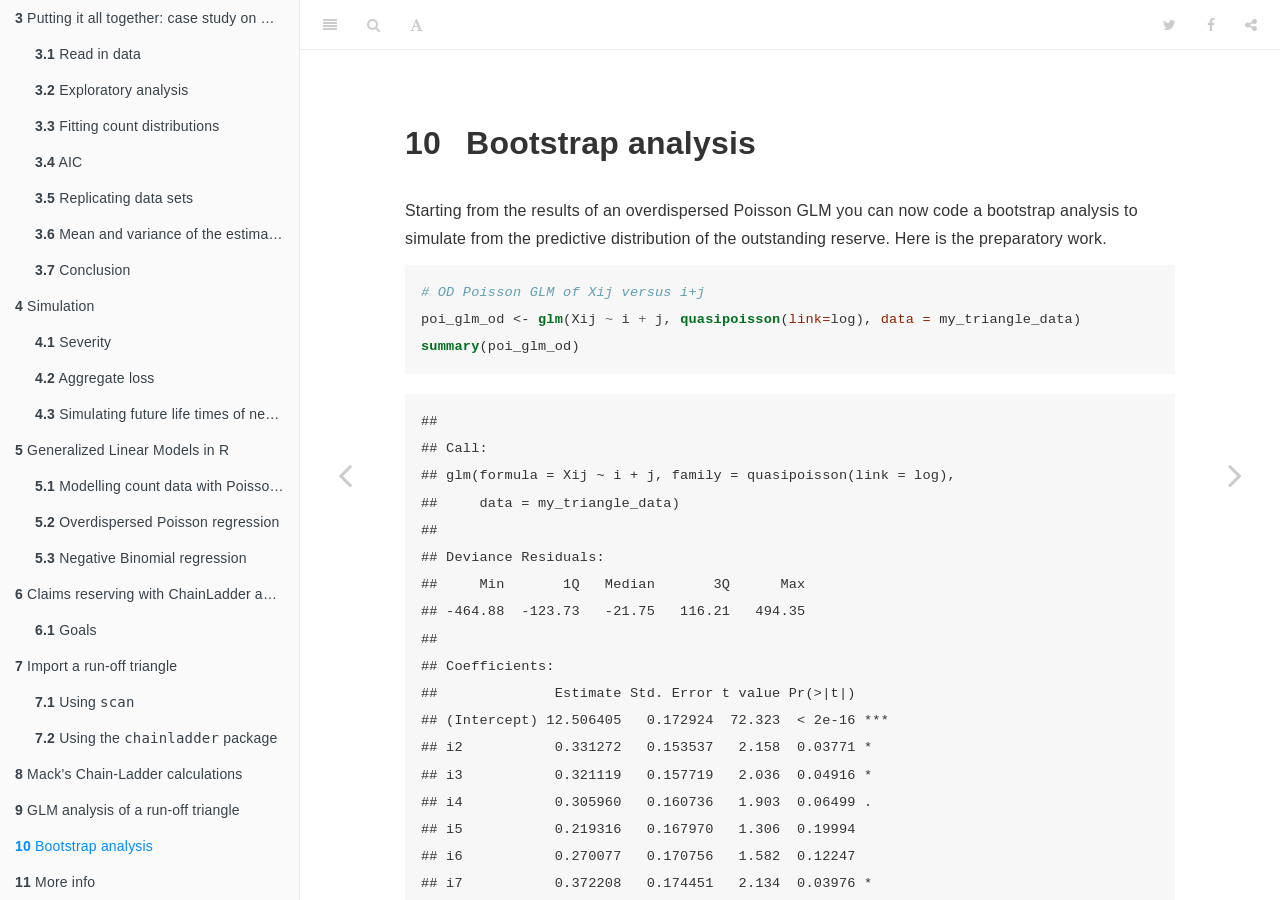
<file: bootstrap-analysis.html>
<!DOCTYPE html>
<html >

<head>

  <meta charset="UTF-8">
  <meta http-equiv="X-UA-Compatible" content="IE=edge">
  <title>10 Bootstrap analysis | Risk Modelling in Insurance : a collection of computer labs in R</title>
  <meta name="description" content="Tutorials for the course of Loss Models">
  <meta name="generator" content="bookdown  and GitBook 2.6.7">

  <meta property="og:title" content="10 Bootstrap analysis | Risk Modelling in Insurance : a collection of computer labs in R" />
  <meta property="og:type" content="book" />
  
  
  <meta property="og:description" content="Tutorials for the course of Loss Models" />
  

  <meta name="twitter:card" content="summary" />
  <meta name="twitter:title" content="10 Bootstrap analysis | Risk Modelling in Insurance : a collection of computer labs in R" />
  
  <meta name="twitter:description" content="Tutorials for the course of Loss Models" />
  

<meta name="author" content="Katrien Antonio and Jonas Crevecoeur">


<meta name="date" content="2019-01-13">

  <meta name="viewport" content="width=device-width, initial-scale=1">
  <meta name="apple-mobile-web-app-capable" content="yes">
  <meta name="apple-mobile-web-app-status-bar-style" content="black">
  
  
<link rel="prev" href="glm-analysis-of-a-run-off-triangle.html">
<link rel="next" href="more-info.html">
<script src="libs/jquery-2.2.3/jquery.min.js"></script>
<link href="libs/gitbook-2.6.7/css/style.css" rel="stylesheet" />
<link href="libs/gitbook-2.6.7/css/plugin-table.css" rel="stylesheet" />
<link href="libs/gitbook-2.6.7/css/plugin-bookdown.css" rel="stylesheet" />
<link href="libs/gitbook-2.6.7/css/plugin-highlight.css" rel="stylesheet" />
<link href="libs/gitbook-2.6.7/css/plugin-search.css" rel="stylesheet" />
<link href="libs/gitbook-2.6.7/css/plugin-fontsettings.css" rel="stylesheet" />







<script>
$(document).ready(function() {

  $chunks = $('.fold');

  $chunks.each(function () {

    // add button to source code chunks
      $(this).prepend("<div class=\"showopt\">Show Solution</div><br style=\"line-height:22px;\"/>");
 
	$child = $(this).children('div');
	$child.each(function(){
		$(this).children('').attr('class', 'folded');
	});
	$(this).children('pre').attr('class', 'folded');
	$(this).children('p').attr('class', 'folded');
   });

  // hide all chunks when document is loaded
  $('.folded').css('display', 'none')

  // function to toggle the visibility
  $('.showopt').click(function() {
    var label = $(this).html();
    if (label.indexOf("Show") >= 0) {
      $(this).html(label.replace("Show", "Hide"));
    } else {
      $(this).html(label.replace("Hide", "Show"));
    }
    	$child = $(this).siblings('div');
	$child.each(function(){
		$(this).children('pre').slideToggle('fast', 'swing');
	});
	$(this).siblings('pre').slideToggle('fast', 'swing');
	$(this).siblings('p').slideToggle('fast', 'swing');
  });
});
</script>


<style type="text/css">
a.sourceLine { display: inline-block; line-height: 1.25; }
a.sourceLine { pointer-events: none; color: inherit; text-decoration: inherit; }
a.sourceLine:empty { height: 1.2em; position: absolute; }
.sourceCode { overflow: visible; }
code.sourceCode { white-space: pre; position: relative; }
div.sourceCode { margin: 1em 0; }
pre.sourceCode { margin: 0; }
@media screen {
div.sourceCode { overflow: auto; }
}
@media print {
code.sourceCode { white-space: pre-wrap; }
a.sourceLine { text-indent: -1em; padding-left: 1em; }
}
pre.numberSource a.sourceLine
  { position: relative; }
pre.numberSource a.sourceLine:empty
  { position: absolute; }
pre.numberSource a.sourceLine::before
  { content: attr(data-line-number);
    position: absolute; left: -5em; text-align: right; vertical-align: baseline;
    border: none; pointer-events: all;
    -webkit-touch-callout: none; -webkit-user-select: none;
    -khtml-user-select: none; -moz-user-select: none;
    -ms-user-select: none; user-select: none;
    padding: 0 4px; width: 4em;
    color: #aaaaaa;
  }
pre.numberSource { margin-left: 3em; border-left: 1px solid #aaaaaa;  padding-left: 4px; }
div.sourceCode
  {  }
@media screen {
a.sourceLine::before { text-decoration: underline; }
}
code span.al { color: #ff0000; font-weight: bold; } /* Alert */
code span.an { color: #60a0b0; font-weight: bold; font-style: italic; } /* Annotation */
code span.at { color: #7d9029; } /* Attribute */
code span.bn { color: #40a070; } /* BaseN */
code span.bu { } /* BuiltIn */
code span.cf { color: #007020; font-weight: bold; } /* ControlFlow */
code span.ch { color: #4070a0; } /* Char */
code span.cn { color: #880000; } /* Constant */
code span.co { color: #60a0b0; font-style: italic; } /* Comment */
code span.cv { color: #60a0b0; font-weight: bold; font-style: italic; } /* CommentVar */
code span.do { color: #ba2121; font-style: italic; } /* Documentation */
code span.dt { color: #902000; } /* DataType */
code span.dv { color: #40a070; } /* DecVal */
code span.er { color: #ff0000; font-weight: bold; } /* Error */
code span.ex { } /* Extension */
code span.fl { color: #40a070; } /* Float */
code span.fu { color: #06287e; } /* Function */
code span.im { } /* Import */
code span.in { color: #60a0b0; font-weight: bold; font-style: italic; } /* Information */
code span.kw { color: #007020; font-weight: bold; } /* Keyword */
code span.op { color: #666666; } /* Operator */
code span.ot { color: #007020; } /* Other */
code span.pp { color: #bc7a00; } /* Preprocessor */
code span.sc { color: #4070a0; } /* SpecialChar */
code span.ss { color: #bb6688; } /* SpecialString */
code span.st { color: #4070a0; } /* String */
code span.va { color: #19177c; } /* Variable */
code span.vs { color: #4070a0; } /* VerbatimString */
code span.wa { color: #60a0b0; font-weight: bold; font-style: italic; } /* Warning */
</style>

<link rel="stylesheet" href="style.css" type="text/css" />
</head>

<body>



  <div class="book without-animation with-summary font-size-2 font-family-1" data-basepath=".">

    <div class="book-summary">
      <nav role="navigation">

<ul class="summary">
<li class="chapter" data-level="1" data-path="index.html"><a href="index.html"><i class="fa fa-check"></i><b>1</b> Intro</a></li>
<li class="chapter" data-level="2" data-path="simple-parametric-distributions-for-frequency-and-severity-data.html"><a href="simple-parametric-distributions-for-frequency-and-severity-data.html"><i class="fa fa-check"></i><b>2</b> Simple, parametric distributions for frequency and severity data</a><ul>
<li class="chapter" data-level="2.1" data-path="simple-parametric-distributions-for-frequency-and-severity-data.html"><a href="simple-parametric-distributions-for-frequency-and-severity-data.html#the-exponential-distribution"><i class="fa fa-check"></i><b>2.1</b> The exponential distribution</a><ul>
<li class="chapter" data-level="2.1.1" data-path="simple-parametric-distributions-for-frequency-and-severity-data.html"><a href="simple-parametric-distributions-for-frequency-and-severity-data.html#simulating-data"><i class="fa fa-check"></i><b>2.1.1</b> Simulating data</a></li>
<li class="chapter" data-level="2.1.2" data-path="simple-parametric-distributions-for-frequency-and-severity-data.html"><a href="simple-parametric-distributions-for-frequency-and-severity-data.html#exploratory-analysis"><i class="fa fa-check"></i><b>2.1.2</b> Exploratory analysis</a></li>
<li class="chapter" data-level="2.1.3" data-path="simple-parametric-distributions-for-frequency-and-severity-data.html"><a href="simple-parametric-distributions-for-frequency-and-severity-data.html#data-visualization-with-ggplot"><i class="fa fa-check"></i><b>2.1.3</b> Data visualization with ggplot</a></li>
<li class="chapter" data-level="2.1.4" data-path="simple-parametric-distributions-for-frequency-and-severity-data.html"><a href="simple-parametric-distributions-for-frequency-and-severity-data.html#maximum-likelihood-estimation-mle"><i class="fa fa-check"></i><b>2.1.4</b> Maximum Likelihood Estimation (MLE)</a></li>
</ul></li>
<li class="chapter" data-level="2.2" data-path="simple-parametric-distributions-for-frequency-and-severity-data.html"><a href="simple-parametric-distributions-for-frequency-and-severity-data.html#discrete-distributions"><i class="fa fa-check"></i><b>2.2</b> Discrete distributions</a><ul>
<li class="chapter" data-level="2.2.1" data-path="simple-parametric-distributions-for-frequency-and-severity-data.html"><a href="simple-parametric-distributions-for-frequency-and-severity-data.html#simulating-the-data"><i class="fa fa-check"></i><b>2.2.1</b> Simulating the data</a></li>
<li class="chapter" data-level="2.2.2" data-path="simple-parametric-distributions-for-frequency-and-severity-data.html"><a href="simple-parametric-distributions-for-frequency-and-severity-data.html#exploratory-analysis-1"><i class="fa fa-check"></i><b>2.2.2</b> Exploratory analysis</a></li>
<li class="chapter" data-level="2.2.3" data-path="simple-parametric-distributions-for-frequency-and-severity-data.html"><a href="simple-parametric-distributions-for-frequency-and-severity-data.html#maximum-likelihood-estimation-mle-1"><i class="fa fa-check"></i><b>2.2.3</b> Maximum Likelihood Estimation (MLE)</a></li>
<li class="chapter" data-level="2.2.4" data-path="simple-parametric-distributions-for-frequency-and-severity-data.html"><a href="simple-parametric-distributions-for-frequency-and-severity-data.html#comparing-fitted-models"><i class="fa fa-check"></i><b>2.2.4</b> Comparing fitted models</a></li>
</ul></li>
</ul></li>
<li class="chapter" data-level="3" data-path="putting-it-all-together-case-study-on-modelling-claim-counts.html"><a href="putting-it-all-together-case-study-on-modelling-claim-counts.html"><i class="fa fa-check"></i><b>3</b> Putting it all together: case study on modelling claim counts</a><ul>
<li class="chapter" data-level="3.1" data-path="putting-it-all-together-case-study-on-modelling-claim-counts.html"><a href="putting-it-all-together-case-study-on-modelling-claim-counts.html#read-in-data"><i class="fa fa-check"></i><b>3.1</b> Read in data</a><ul>
<li class="chapter" data-level="3.1.1" data-path="putting-it-all-together-case-study-on-modelling-claim-counts.html"><a href="putting-it-all-together-case-study-on-modelling-claim-counts.html#determining-the-file-path"><i class="fa fa-check"></i><b>3.1.1</b> Determining the file path</a></li>
<li class="chapter" data-level="3.1.2" data-path="putting-it-all-together-case-study-on-modelling-claim-counts.html"><a href="putting-it-all-together-case-study-on-modelling-claim-counts.html#importing-a-.txt-file"><i class="fa fa-check"></i><b>3.1.2</b> Importing a .txt file</a></li>
</ul></li>
<li class="chapter" data-level="3.2" data-path="putting-it-all-together-case-study-on-modelling-claim-counts.html"><a href="putting-it-all-together-case-study-on-modelling-claim-counts.html#exploratory-analysis-2"><i class="fa fa-check"></i><b>3.2</b> Exploratory analysis</a><ul>
<li class="chapter" data-level="3.2.1" data-path="putting-it-all-together-case-study-on-modelling-claim-counts.html"><a href="putting-it-all-together-case-study-on-modelling-claim-counts.html#summary-statistics-disregarding-exposure"><i class="fa fa-check"></i><b>3.2.1</b> Summary statistics disregarding exposure</a></li>
<li class="chapter" data-level="3.2.2" data-path="putting-it-all-together-case-study-on-modelling-claim-counts.html"><a href="putting-it-all-together-case-study-on-modelling-claim-counts.html#summary-statistics-taking-into-account-exposure"><i class="fa fa-check"></i><b>3.2.2</b> Summary statistics taking into account exposure</a></li>
<li class="chapter" data-level="3.2.3" data-path="putting-it-all-together-case-study-on-modelling-claim-counts.html"><a href="putting-it-all-together-case-study-on-modelling-claim-counts.html#empirical-probability-distribution"><i class="fa fa-check"></i><b>3.2.3</b> Empirical probability distribution</a></li>
<li class="chapter" data-level="3.2.4" data-path="putting-it-all-together-case-study-on-modelling-claim-counts.html"><a href="putting-it-all-together-case-study-on-modelling-claim-counts.html#the-a-b-0-class-of-distributions"><i class="fa fa-check"></i><b>3.2.4</b> The (a, b, 0) class of distributions</a></li>
</ul></li>
<li class="chapter" data-level="3.3" data-path="putting-it-all-together-case-study-on-modelling-claim-counts.html"><a href="putting-it-all-together-case-study-on-modelling-claim-counts.html#fitting-count-distributions"><i class="fa fa-check"></i><b>3.3</b> Fitting count distributions</a><ul>
<li class="chapter" data-level="3.3.1" data-path="putting-it-all-together-case-study-on-modelling-claim-counts.html"><a href="putting-it-all-together-case-study-on-modelling-claim-counts.html#poisson"><i class="fa fa-check"></i><b>3.3.1</b> Poisson</a></li>
<li class="chapter" data-level="3.3.2" data-path="putting-it-all-together-case-study-on-modelling-claim-counts.html"><a href="putting-it-all-together-case-study-on-modelling-claim-counts.html#negative-binomial-1"><i class="fa fa-check"></i><b>3.3.2</b> Negative binomial</a></li>
<li class="chapter" data-level="3.3.3" data-path="putting-it-all-together-case-study-on-modelling-claim-counts.html"><a href="putting-it-all-together-case-study-on-modelling-claim-counts.html#modified-poisson-distributions"><i class="fa fa-check"></i><b>3.3.3</b> Modified Poisson distributions</a></li>
</ul></li>
<li class="chapter" data-level="3.4" data-path="putting-it-all-together-case-study-on-modelling-claim-counts.html"><a href="putting-it-all-together-case-study-on-modelling-claim-counts.html#aic-1"><i class="fa fa-check"></i><b>3.4</b> AIC</a></li>
<li class="chapter" data-level="3.5" data-path="putting-it-all-together-case-study-on-modelling-claim-counts.html"><a href="putting-it-all-together-case-study-on-modelling-claim-counts.html#replicating-data-sets"><i class="fa fa-check"></i><b>3.5</b> Replicating data sets</a><ul>
<li class="chapter" data-level="3.5.1" data-path="putting-it-all-together-case-study-on-modelling-claim-counts.html"><a href="putting-it-all-together-case-study-on-modelling-claim-counts.html#poisson-1"><i class="fa fa-check"></i><b>3.5.1</b> Poisson</a></li>
<li class="chapter" data-level="3.5.2" data-path="putting-it-all-together-case-study-on-modelling-claim-counts.html"><a href="putting-it-all-together-case-study-on-modelling-claim-counts.html#nb"><i class="fa fa-check"></i><b>3.5.2</b> NB</a></li>
<li class="chapter" data-level="3.5.3" data-path="putting-it-all-together-case-study-on-modelling-claim-counts.html"><a href="putting-it-all-together-case-study-on-modelling-claim-counts.html#zip"><i class="fa fa-check"></i><b>3.5.3</b> ZIP</a></li>
<li class="chapter" data-level="3.5.4" data-path="putting-it-all-together-case-study-on-modelling-claim-counts.html"><a href="putting-it-all-together-case-study-on-modelling-claim-counts.html#hurdle-poisson-1"><i class="fa fa-check"></i><b>3.5.4</b> Hurdle Poisson</a></li>
</ul></li>
<li class="chapter" data-level="3.6" data-path="putting-it-all-together-case-study-on-modelling-claim-counts.html"><a href="putting-it-all-together-case-study-on-modelling-claim-counts.html#mean-and-variance-of-the-estimated-zip-nb-hurdle-poisson"><i class="fa fa-check"></i><b>3.6</b> Mean and variance of the estimated ZIP, NB, Hurdle Poisson</a><ul>
<li class="chapter" data-level="3.6.1" data-path="putting-it-all-together-case-study-on-modelling-claim-counts.html"><a href="putting-it-all-together-case-study-on-modelling-claim-counts.html#poisson-2"><i class="fa fa-check"></i><b>3.6.1</b> Poisson</a></li>
<li class="chapter" data-level="3.6.2" data-path="putting-it-all-together-case-study-on-modelling-claim-counts.html"><a href="putting-it-all-together-case-study-on-modelling-claim-counts.html#nb-1"><i class="fa fa-check"></i><b>3.6.2</b> NB</a></li>
<li class="chapter" data-level="3.6.3" data-path="putting-it-all-together-case-study-on-modelling-claim-counts.html"><a href="putting-it-all-together-case-study-on-modelling-claim-counts.html#zip-1"><i class="fa fa-check"></i><b>3.6.3</b> ZIP</a></li>
<li class="chapter" data-level="3.6.4" data-path="putting-it-all-together-case-study-on-modelling-claim-counts.html"><a href="putting-it-all-together-case-study-on-modelling-claim-counts.html#hurdle-poisson-2"><i class="fa fa-check"></i><b>3.6.4</b> Hurdle Poisson</a></li>
<li class="chapter" data-level="3.6.5" data-path="putting-it-all-together-case-study-on-modelling-claim-counts.html"><a href="putting-it-all-together-case-study-on-modelling-claim-counts.html#comparison-with-empirical-mean-and-variance"><i class="fa fa-check"></i><b>3.6.5</b> Comparison with empirical mean and variance</a></li>
</ul></li>
<li class="chapter" data-level="3.7" data-path="putting-it-all-together-case-study-on-modelling-claim-counts.html"><a href="putting-it-all-together-case-study-on-modelling-claim-counts.html#conclusion"><i class="fa fa-check"></i><b>3.7</b> Conclusion</a></li>
</ul></li>
<li class="chapter" data-level="4" data-path="simulation.html"><a href="simulation.html"><i class="fa fa-check"></i><b>4</b> Simulation</a><ul>
<li class="chapter" data-level="4.1" data-path="simulation.html"><a href="simulation.html#severity"><i class="fa fa-check"></i><b>4.1</b> Severity</a><ul>
<li class="chapter" data-level="4.1.1" data-path="simulation.html"><a href="simulation.html#probability-integral-transform"><i class="fa fa-check"></i><b>4.1.1</b> Probability integral transform</a></li>
<li class="chapter" data-level="4.1.2" data-path="simulation.html"><a href="simulation.html#visualization"><i class="fa fa-check"></i><b>4.1.2</b> Visualization</a></li>
<li class="chapter" data-level="4.1.3" data-path="simulation.html"><a href="simulation.html#expected-loss-with-a-deductible"><i class="fa fa-check"></i><b>4.1.3</b> Expected loss with a deductible</a></li>
</ul></li>
<li class="chapter" data-level="4.2" data-path="simulation.html"><a href="simulation.html#aggregate-loss"><i class="fa fa-check"></i><b>4.2</b> Aggregate loss</a></li>
<li class="chapter" data-level="4.3" data-path="simulation.html"><a href="simulation.html#simulating-future-life-times-of-newborns"><i class="fa fa-check"></i><b>4.3</b> Simulating future life times of newborns</a><ul>
<li class="chapter" data-level="4.3.1" data-path="simulation.html"><a href="simulation.html#importing-the-data"><i class="fa fa-check"></i><b>4.3.1</b> Importing the data</a></li>
<li class="chapter" data-level="4.3.2" data-path="simulation.html"><a href="simulation.html#simulate-the-whole-life-time"><i class="fa fa-check"></i><b>4.3.2</b> Simulate the whole life time</a></li>
<li class="chapter" data-level="4.3.3" data-path="simulation.html"><a href="simulation.html#simulate-the-future-lifetime"><i class="fa fa-check"></i><b>4.3.3</b> Simulate the future lifetime</a></li>
<li class="chapter" data-level="4.3.4" data-path="simulation.html"><a href="simulation.html#visualize-the-data"><i class="fa fa-check"></i><b>4.3.4</b> Visualize the data</a></li>
</ul></li>
</ul></li>
<li class="chapter" data-level="5" data-path="glms.html"><a href="glms.html"><i class="fa fa-check"></i><b>5</b> Generalized Linear Models in R</a><ul>
<li class="chapter" data-level="5.1" data-path="glms.html"><a href="glms.html#modelling-count-data-with-poisson-regression-models"><i class="fa fa-check"></i><b>5.1</b> Modelling count data with Poisson regression models</a><ul>
<li class="chapter" data-level="5.1.1" data-path="glms.html"><a href="glms.html#a-first-data-set"><i class="fa fa-check"></i><b>5.1.1</b> A first data set</a></li>
<li class="chapter" data-level="5.1.2" data-path="glms.html"><a href="glms.html#fit-a-poisson-glm"><i class="fa fa-check"></i><b>5.1.2</b> Fit a Poisson GLM</a></li>
<li class="chapter" data-level="5.1.3" data-path="glms.html"><a href="glms.html#the-use-of-exposure"><i class="fa fa-check"></i><b>5.1.3</b> The use of exposure</a></li>
<li class="chapter" data-level="5.1.4" data-path="glms.html"><a href="glms.html#analysis-of-deviance-for-glms"><i class="fa fa-check"></i><b>5.1.4</b> Analysis of deviance for GLMs</a></li>
<li class="chapter" data-level="5.1.5" data-path="glms.html"><a href="glms.html#an-example"><i class="fa fa-check"></i><b>5.1.5</b> An example</a></li>
</ul></li>
<li class="chapter" data-level="5.2" data-path="glms.html"><a href="glms.html#overdispersed-poisson-regression"><i class="fa fa-check"></i><b>5.2</b> Overdispersed Poisson regression</a></li>
<li class="chapter" data-level="5.3" data-path="glms.html"><a href="glms.html#negative-binomial-regression"><i class="fa fa-check"></i><b>5.3</b> Negative Binomial regression</a></li>
</ul></li>
<li class="chapter" data-level="6" data-path="claims-reserving-with-chainladder-and-glms.html"><a href="claims-reserving-with-chainladder-and-glms.html"><i class="fa fa-check"></i><b>6</b> Claims reserving with ChainLadder and GLMs</a><ul>
<li class="chapter" data-level="6.1" data-path="claims-reserving-with-chainladder-and-glms.html"><a href="claims-reserving-with-chainladder-and-glms.html#goals"><i class="fa fa-check"></i><b>6.1</b> Goals</a></li>
</ul></li>
<li class="chapter" data-level="7" data-path="import-a-run-off-triangle.html"><a href="import-a-run-off-triangle.html"><i class="fa fa-check"></i><b>7</b> Import a run-off triangle</a><ul>
<li class="chapter" data-level="7.1" data-path="import-a-run-off-triangle.html"><a href="import-a-run-off-triangle.html#using-scan"><i class="fa fa-check"></i><b>7.1</b> Using <code>scan</code></a></li>
<li class="chapter" data-level="7.2" data-path="import-a-run-off-triangle.html"><a href="import-a-run-off-triangle.html#using-the-chainladder-package"><i class="fa fa-check"></i><b>7.2</b> Using the <code>chainladder</code> package</a></li>
</ul></li>
<li class="chapter" data-level="8" data-path="macks-chain-ladder-calculations.html"><a href="macks-chain-ladder-calculations.html"><i class="fa fa-check"></i><b>8</b> Mack’s Chain-Ladder calculations</a></li>
<li class="chapter" data-level="9" data-path="glm-analysis-of-a-run-off-triangle.html"><a href="glm-analysis-of-a-run-off-triangle.html"><i class="fa fa-check"></i><b>9</b> GLM analysis of a run-off triangle</a></li>
<li class="chapter" data-level="10" data-path="bootstrap-analysis.html"><a href="bootstrap-analysis.html"><i class="fa fa-check"></i><b>10</b> Bootstrap analysis</a></li>
<li class="chapter" data-level="11" data-path="more-info.html"><a href="more-info.html"><i class="fa fa-check"></i><b>11</b> More info</a></li>
</ul>

      </nav>
    </div>

    <div class="book-body">
      <div class="body-inner">
        <div class="book-header" role="navigation">
          <h1>
            <i class="fa fa-circle-o-notch fa-spin"></i><a href="./">Risk Modelling in Insurance : a collection of computer labs in R</a>
          </h1>
        </div>

        <div class="page-wrapper" tabindex="-1" role="main">
          <div class="page-inner">

            <section class="normal" id="section-">
<div id="bootstrap-analysis" class="section level1">
<h1><span class="header-section-number">10</span> Bootstrap analysis</h1>
<p>Starting from the results of an overdispersed Poisson GLM you can now code a bootstrap analysis to simulate from the predictive distribution of the outstanding reserve. Here is the preparatory work.</p>
<pre class="sourceCode r"><code class="sourceCode r"><span class="co"># OD Poisson GLM of Xij versus i+j</span>
poi_glm_od &lt;-<span class="st"> </span><span class="kw">glm</span>(Xij <span class="op">~</span><span class="st"> </span>i <span class="op">+</span><span class="st"> </span>j, <span class="kw">quasipoisson</span>(<span class="dt">link=</span>log), <span class="dt">data =</span> my_triangle_data)
<span class="kw">summary</span>(poi_glm_od)</code></pre>
<pre><code>## 
## Call:
## glm(formula = Xij ~ i + j, family = quasipoisson(link = log), 
##     data = my_triangle_data)
## 
## Deviance Residuals: 
##     Min       1Q   Median       3Q      Max  
## -464.88  -123.73   -21.75   116.21   494.35  
## 
## Coefficients:
##              Estimate Std. Error t value Pr(&gt;|t|)    
## (Intercept) 12.506405   0.172924  72.323  &lt; 2e-16 ***
## i2           0.331272   0.153537   2.158  0.03771 *  
## i3           0.321119   0.157719   2.036  0.04916 *  
## i4           0.305960   0.160736   1.903  0.06499 .  
## i5           0.219316   0.167970   1.306  0.19994    
## i6           0.270077   0.170756   1.582  0.12247    
## i7           0.372208   0.174451   2.134  0.03976 *  
## i8           0.553333   0.186525   2.967  0.00532 ** 
## i9           0.368934   0.239181   1.542  0.13170    
## i10          0.242033   0.427562   0.566  0.57485    
## j2           0.912526   0.148850   6.131 4.65e-07 ***
## j3           0.958831   0.152569   6.285 2.90e-07 ***
## j4           1.025997   0.156883   6.540 1.33e-07 ***
## j5           0.435276   0.183914   2.367  0.02344 *  
## j6           0.080057   0.214770   0.373  0.71152    
## j7          -0.006381   0.238290  -0.027  0.97878    
## j8          -0.394452   0.310289  -1.271  0.21180    
## j9           0.009378   0.320249   0.029  0.97680    
## j10         -1.379907   0.896690  -1.539  0.13258    
## ---
## Signif. codes:  0 &#39;***&#39; 0.001 &#39;**&#39; 0.01 &#39;*&#39; 0.05 &#39;.&#39; 0.1 &#39; &#39; 1
## 
## (Dispersion parameter for quasipoisson family taken to be 52601.93)
## 
##     Null deviance: 10699464  on 54  degrees of freedom
## Residual deviance:  1903014  on 36  degrees of freedom
## AIC: NA
## 
## Number of Fisher Scoring iterations: 4</code></pre>
<pre class="sourceCode r"><code class="sourceCode r"><span class="co"># extract Pearson residuals</span>
Prs.resid &lt;-<span class="st"> </span>(my_triangle_data<span class="op">$</span>Xij <span class="op">-</span><span class="st"> </span><span class="kw">fitted</span>(poi_glm_od))<span class="op">/</span><span class="kw">sqrt</span>(<span class="kw">fitted</span>(poi_glm_od))
<span class="co"># get estimate dispersion parameter</span>
n</code></pre>
<pre><code>## [1] 55</code></pre>
<pre class="sourceCode r"><code class="sourceCode r">p &lt;-<span class="st"> </span><span class="dv">2</span><span class="op">*</span>TT<span class="dv">-1</span>
p</code></pre>
<pre><code>## [1] 19</code></pre>
<pre class="sourceCode r"><code class="sourceCode r">phi.P &lt;-<span class="st"> </span><span class="kw">sum</span>(Prs.resid<span class="op">^</span><span class="dv">2</span>)<span class="op">/</span>(n<span class="op">-</span>p)
phi.P</code></pre>
<pre><code>## [1] 52601.36</code></pre>
<pre class="sourceCode r"><code class="sourceCode r"><span class="co"># adjust the residuals for bias in the same way as scale parameter</span>
Adj.Prs.resid &lt;-<span class="st"> </span>Prs.resid<span class="op">*</span><span class="kw">sqrt</span>(n<span class="op">/</span>(n<span class="op">-</span>p))</code></pre>
<p>And here starts the bootstrap loop, see Katrien’s lecture notes for explanation and schematic overview.</p>
<pre class="sourceCode r"><code class="sourceCode r"><span class="co"># initialize the random number generator</span>
<span class="kw">set.seed</span>(<span class="dv">6345789</span>)

<span class="co"># i and j as factor variables</span>
i &lt;-<span class="st"> </span><span class="kw">rep</span>(<span class="dv">1</span><span class="op">:</span>TT, TT<span class="op">:</span><span class="dv">1</span>); i &lt;-<span class="st"> </span><span class="kw">as.factor</span>(i)
j &lt;-<span class="st"> </span><span class="kw">sequence</span>(TT<span class="op">:</span><span class="dv">1</span>); j &lt;-<span class="st"> </span><span class="kw">as.factor</span>(j)

<span class="co"># run the bootstrap loop many times, eg 10000 times</span>
nBoot &lt;-<span class="st"> </span><span class="dv">10000</span>
payments &lt;-<span class="st"> </span><span class="kw">numeric</span>(nBoot)

<span class="cf">for</span>(boots <span class="cf">in</span> <span class="dv">1</span><span class="op">:</span>nBoot){  ## start of the bootstrap loop
    <span class="co"># Step 1: resample from the adjusted residuals, with replacement</span>
    Ps.Xij &lt;-<span class="st"> </span><span class="kw">sample</span>(Adj.Prs.resid, n, <span class="dt">replace=</span><span class="ot">TRUE</span>)
    <span class="co"># Step 2: using this set of residuals and the estimated values of \hat{\mu_{ij}}</span>
    <span class="co"># create a new suitable pseudo-history</span>
    Ps.Xij &lt;-<span class="st"> </span>Ps.Xij<span class="op">*</span><span class="kw">sqrt</span>(<span class="kw">fitted</span>(poi_glm_od))<span class="op">+</span><span class="kw">fitted</span>(poi_glm_od)
    Ps.Xij &lt;-<span class="st"> </span><span class="kw">pmax</span>(Ps.Xij, <span class="dv">0</span>) 
    <span class="co"># Step 3: from this history, estimate \alpha_i, beta_j</span>
    Ps.CL &lt;-<span class="st"> </span><span class="kw">glm</span>(Ps.Xij <span class="op">~</span><span class="st"> </span>i <span class="op">+</span><span class="st"> </span>j, quasipoisson)
    coefs &lt;-<span class="st"> </span><span class="kw">exp</span>(<span class="kw">as.numeric</span>(<span class="kw">coef</span>(Ps.CL)))
    Ps.alpha &lt;-<span class="st"> </span><span class="kw">c</span>(<span class="dv">1</span>, coefs[<span class="dv">2</span><span class="op">:</span>TT])<span class="op">*</span>coefs[<span class="dv">1</span>]
    Ps.beta &lt;-<span class="st"> </span><span class="kw">c</span>(<span class="dv">1</span>, coefs[(TT<span class="op">+</span><span class="dv">1</span>)<span class="op">:</span>(<span class="dv">2</span><span class="op">*</span>TT<span class="dv">-1</span>)])
    <span class="co"># Step 4: compute fitted values, use sum of future part as an estimate of the reserve</span>
    Ps.fits &lt;-<span class="st"> </span>Ps.alpha<span class="op">%*%</span><span class="kw">t</span>(Ps.beta)
    Ps.reserve &lt;-<span class="st"> </span><span class="kw">sum</span>(Ps.fits[future])
    <span class="co"># Step 5: </span>
    Ps.totpayments &lt;-<span class="st"> </span>phi.P<span class="op">*</span><span class="kw">rpois</span>(<span class="dv">1</span>, Ps.reserve<span class="op">/</span>phi.P)
    <span class="co"># Step 6:</span>
    payments[boots] &lt;-<span class="st"> </span>Ps.totpayments
}
<span class="kw">min</span>(payments)</code></pre>
<pre><code>## [1] 7416792</code></pre>
<pre class="sourceCode r"><code class="sourceCode r"><span class="kw">max</span>(payments)</code></pre>
<pre><code>## [1] 31981628</code></pre>
<p>You extract useful summaries from the results stored in <code>payments</code> as follows.</p>
<pre class="sourceCode r"><code class="sourceCode r"><span class="kw">quantile</span>(payments, <span class="kw">c</span>(<span class="fl">0.5</span>, <span class="fl">0.75</span>, <span class="fl">0.9</span>, <span class="fl">0.95</span>, <span class="fl">0.99</span>), <span class="dt">na.rm =</span> <span class="ot">TRUE</span>)</code></pre>
<pre><code>##      50%      75%      90%      95%      99% 
## 18673483 20672335 22671187 23986221 26826694</code></pre>
<pre class="sourceCode r"><code class="sourceCode r"><span class="kw">mean</span>(payments)</code></pre>
<pre><code>## [1] 18848278</code></pre>
<pre class="sourceCode r"><code class="sourceCode r"><span class="kw">sd</span>(payments)</code></pre>
<pre><code>## [1] 2968997</code></pre>
<p>And plots</p>
<pre class="sourceCode r"><code class="sourceCode r">d &lt;-<span class="st"> </span><span class="kw">data.frame</span>(payments)
<span class="kw">library</span>(ggplot2)
<span class="kw">ggplot</span>(<span class="dt">data=</span>d, <span class="kw">aes</span>(payments)) <span class="op">+</span><span class="st"> </span>
<span class="st">  </span><span class="kw">geom_histogram</span>(<span class="dt">col =</span> <span class="st">&quot;black&quot;</span>, <span class="dt">fill =</span> <span class="st">&quot;blue&quot;</span>, <span class="dt">alpha =</span> <span class="fl">0.2</span>) <span class="op">+</span><span class="st"> </span><span class="kw">theme_bw</span>() <span class="op">+</span>
<span class="st">  </span><span class="kw">labs</span>(<span class="dt">title =</span> <span class="st">&quot;Histogram for Bootstrap Reserves&quot;</span>, <span class="dt">x=</span><span class="st">&quot;Reserves&quot;</span>, <span class="dt">y=</span><span class="st">&quot;Count&quot;</span>) </code></pre>
<pre><code>## `stat_bin()` using `bins = 30`. Pick better value with `binwidth`.</code></pre>
<p><img src="_main_files/figure-html/unnamed-chunk-17-1.png" width="672" /></p>
<p>The <code>ChainLadder</code> package also has useful functions to set up bootstrap simulations.</p>
<pre class="sourceCode r"><code class="sourceCode r"><span class="kw">set.seed</span>(<span class="dv">1</span>)
B &lt;-<span class="st"> </span><span class="kw">BootChainLadder</span>(GenIns, <span class="dt">R =</span> <span class="dv">10000</span>, <span class="dt">process.distr =</span> <span class="st">&quot;od.pois&quot;</span>)
B</code></pre>
<pre><code>## BootChainLadder(Triangle = GenIns, R = 10000, process.distr = &quot;od.pois&quot;)
## 
##       Latest Mean Ultimate Mean IBNR  IBNR.S.E  IBNR 75%  IBNR 95%
## 1  3,901,463     3,901,463         0         0         0         0
## 2  5,339,085     5,435,471    96,386   113,603   149,138   312,621
## 3  4,909,315     5,380,702   471,387   217,453   598,149   864,988
## 4  4,588,268     5,305,145   716,877   261,068   876,808 1,179,647
## 5  3,873,311     4,864,352   991,041   307,441 1,179,230 1,542,424
## 6  3,691,712     5,126,756 1,435,044   380,790 1,673,438 2,107,963
## 7  3,483,130     5,673,303 2,190,173   497,466 2,509,815 3,058,627
## 8  2,864,498     6,815,226 3,950,728   796,044 4,445,624 5,355,080
## 9  1,363,294     5,684,146 4,320,852 1,064,740 4,952,187 6,209,475
## 10   344,014     5,043,687 4,699,673 2,018,504 5,899,153 8,156,800
## 
##                     Totals
## Latest:         34,358,090
## Mean Ultimate:  53,230,252
## Mean IBNR:      18,872,162
## IBNR.S.E         3,001,662
## Total IBNR 75%: 20,761,090
## Total IBNR 95%: 24,064,106</code></pre>
<pre class="sourceCode r"><code class="sourceCode r"><span class="kw">plot</span>(B)</code></pre>
<p><img src="_main_files/figure-html/unnamed-chunk-18-1.png" width="672" /></p>
<pre class="sourceCode r"><code class="sourceCode r"><span class="co"># some attributes o</span>
B<span class="op">$</span>Triangle</code></pre>
<pre><code>##       dev
## origin      1       2       3       4       5       6       7       8
##     1  357848 1124788 1735330 2218270 2745596 3319994 3466336 3606286
##     2  352118 1236139 2170033 3353322 3799067 4120063 4647867 4914039
##     3  290507 1292306 2218525 3235179 3985995 4132918 4628910 4909315
##     4  310608 1418858 2195047 3757447 4029929 4381982 4588268      NA
##     5  443160 1136350 2128333 2897821 3402672 3873311      NA      NA
##     6  396132 1333217 2180715 2985752 3691712      NA      NA      NA
##     7  440832 1288463 2419861 3483130      NA      NA      NA      NA
##     8  359480 1421128 2864498      NA      NA      NA      NA      NA
##     9  376686 1363294      NA      NA      NA      NA      NA      NA
##     10 344014      NA      NA      NA      NA      NA      NA      NA
##       dev
## origin       9      10
##     1  3833515 3901463
##     2  5339085      NA
##     3       NA      NA
##     4       NA      NA
##     5       NA      NA
##     6       NA      NA
##     7       NA      NA
##     8       NA      NA
##     9       NA      NA
##     10      NA      NA</code></pre>
<pre class="sourceCode r"><code class="sourceCode r">B<span class="op">$</span>f</code></pre>
<pre><code>##  [1] 3.490607 1.747333 1.457413 1.173852 1.103824 1.086269 1.053874
##  [8] 1.076555 1.017725 1.000000</code></pre>
<pre class="sourceCode r"><code class="sourceCode r">B<span class="op">$</span>IBNR.Totals[<span class="dv">1</span><span class="op">:</span><span class="dv">10</span>]</code></pre>
<pre><code>##  [1] 21398909 17870368 17597508 18428981 19512320 19606687 15880725
##  [8] 22244763 19325943 17354310</code></pre>
</div>
            </section>

          </div>
        </div>
      </div>
<a href="glm-analysis-of-a-run-off-triangle.html" class="navigation navigation-prev " aria-label="Previous page"><i class="fa fa-angle-left"></i></a>
<a href="more-info.html" class="navigation navigation-next " aria-label="Next page"><i class="fa fa-angle-right"></i></a>
    </div>
  </div>
<script src="libs/gitbook-2.6.7/js/app.min.js"></script>
<script src="libs/gitbook-2.6.7/js/lunr.js"></script>
<script src="libs/gitbook-2.6.7/js/plugin-search.js"></script>
<script src="libs/gitbook-2.6.7/js/plugin-sharing.js"></script>
<script src="libs/gitbook-2.6.7/js/plugin-fontsettings.js"></script>
<script src="libs/gitbook-2.6.7/js/plugin-bookdown.js"></script>
<script src="libs/gitbook-2.6.7/js/jquery.highlight.js"></script>
<script>
gitbook.require(["gitbook"], function(gitbook) {
gitbook.start({
"sharing": {
"github": false,
"facebook": true,
"twitter": true,
"google": false,
"linkedin": false,
"weibo": false,
"instapaper": false,
"vk": false,
"all": ["facebook", "google", "twitter", "linkedin", "weibo", "instapaper"]
},
"fontsettings": {
"theme": "white",
"family": "sans",
"size": 2
},
"edit": {
"link": null,
"text": null
},
"history": {
"link": null,
"text": null
},
"download": null,
"toc": {
"collapse": "subsection"
}
});
});
</script>

</body>

</html>
</file>
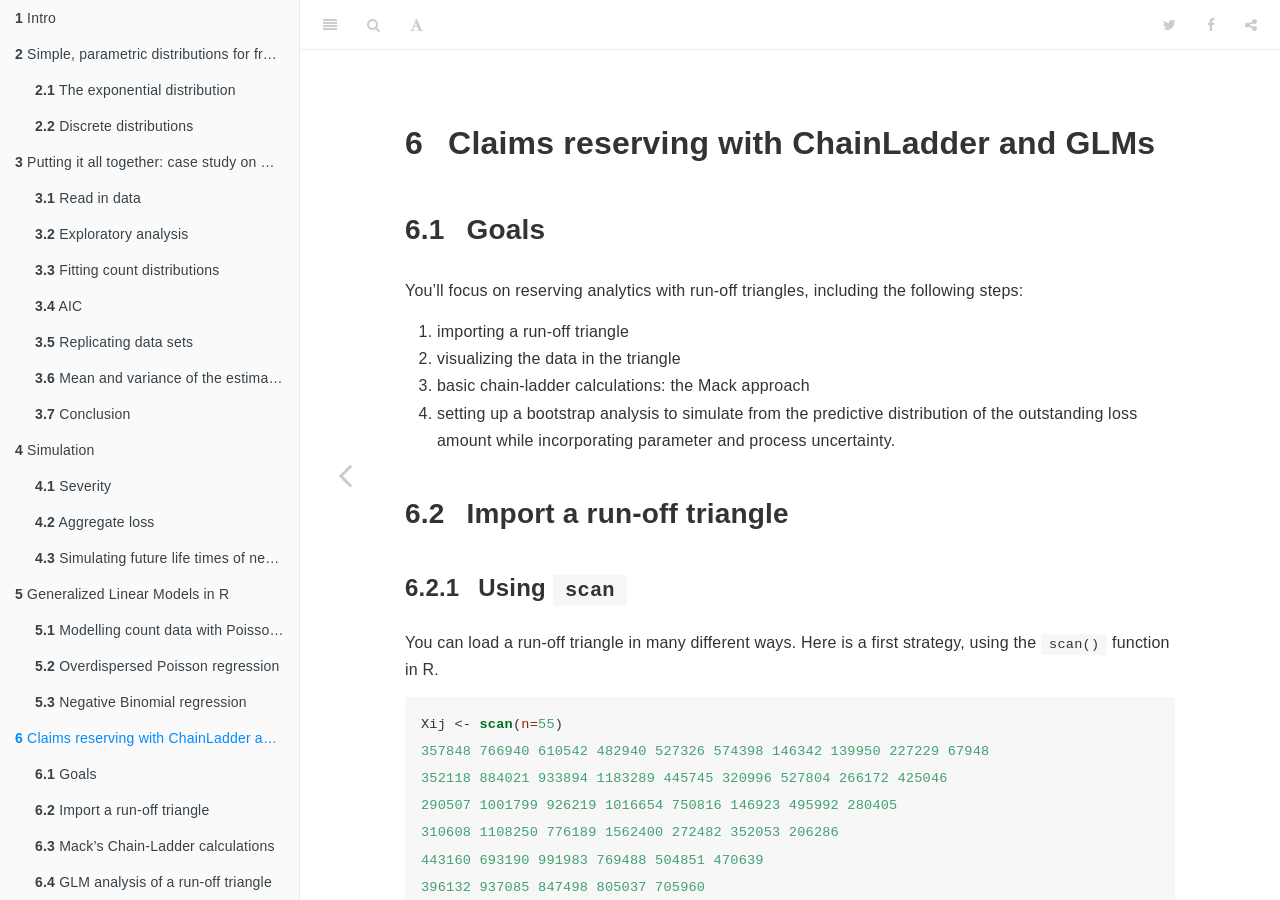
<file: claims-reserving-with-chainladder-and-glms.html>
<!DOCTYPE html>
<html >

<head>

  <meta charset="UTF-8">
  <meta http-equiv="X-UA-Compatible" content="IE=edge">
  <title>6 Claims reserving with ChainLadder and GLMs | Risk Modelling in Insurance : a collection of computer labs in R</title>
  <meta name="description" content="Tutorials for the course of Loss Models">
  <meta name="generator" content="bookdown  and GitBook 2.6.7">

  <meta property="og:title" content="6 Claims reserving with ChainLadder and GLMs | Risk Modelling in Insurance : a collection of computer labs in R" />
  <meta property="og:type" content="book" />
  
  
  <meta property="og:description" content="Tutorials for the course of Loss Models" />
  

  <meta name="twitter:card" content="summary" />
  <meta name="twitter:title" content="6 Claims reserving with ChainLadder and GLMs | Risk Modelling in Insurance : a collection of computer labs in R" />
  
  <meta name="twitter:description" content="Tutorials for the course of Loss Models" />
  

<meta name="author" content="Katrien Antonio and Jonas Crevecoeur">


<meta name="date" content="2019-01-13">

  <meta name="viewport" content="width=device-width, initial-scale=1">
  <meta name="apple-mobile-web-app-capable" content="yes">
  <meta name="apple-mobile-web-app-status-bar-style" content="black">
  
  
<link rel="prev" href="glms.html">

<script src="libs/jquery-2.2.3/jquery.min.js"></script>
<link href="libs/gitbook-2.6.7/css/style.css" rel="stylesheet" />
<link href="libs/gitbook-2.6.7/css/plugin-table.css" rel="stylesheet" />
<link href="libs/gitbook-2.6.7/css/plugin-bookdown.css" rel="stylesheet" />
<link href="libs/gitbook-2.6.7/css/plugin-highlight.css" rel="stylesheet" />
<link href="libs/gitbook-2.6.7/css/plugin-search.css" rel="stylesheet" />
<link href="libs/gitbook-2.6.7/css/plugin-fontsettings.css" rel="stylesheet" />







<script>
$(document).ready(function() {

  $chunks = $('.fold');

  $chunks.each(function () {

    // add button to source code chunks
      $(this).prepend("<div class=\"showopt\">Show Solution</div><br style=\"line-height:22px;\"/>");
 
	$child = $(this).children('div');
	$child.each(function(){
		$(this).children('').attr('class', 'folded');
	});
	$(this).children('pre').attr('class', 'folded');
	$(this).children('p').attr('class', 'folded');
   });

  // hide all chunks when document is loaded
  $('.folded').css('display', 'none')

  // function to toggle the visibility
  $('.showopt').click(function() {
    var label = $(this).html();
    if (label.indexOf("Show") >= 0) {
      $(this).html(label.replace("Show", "Hide"));
    } else {
      $(this).html(label.replace("Hide", "Show"));
    }
    	$child = $(this).siblings('div');
	$child.each(function(){
		$(this).children('pre').slideToggle('fast', 'swing');
	});
	$(this).siblings('pre').slideToggle('fast', 'swing');
	$(this).siblings('p').slideToggle('fast', 'swing');
  });
});
</script>


<style type="text/css">
a.sourceLine { display: inline-block; line-height: 1.25; }
a.sourceLine { pointer-events: none; color: inherit; text-decoration: inherit; }
a.sourceLine:empty { height: 1.2em; position: absolute; }
.sourceCode { overflow: visible; }
code.sourceCode { white-space: pre; position: relative; }
div.sourceCode { margin: 1em 0; }
pre.sourceCode { margin: 0; }
@media screen {
div.sourceCode { overflow: auto; }
}
@media print {
code.sourceCode { white-space: pre-wrap; }
a.sourceLine { text-indent: -1em; padding-left: 1em; }
}
pre.numberSource a.sourceLine
  { position: relative; }
pre.numberSource a.sourceLine:empty
  { position: absolute; }
pre.numberSource a.sourceLine::before
  { content: attr(data-line-number);
    position: absolute; left: -5em; text-align: right; vertical-align: baseline;
    border: none; pointer-events: all;
    -webkit-touch-callout: none; -webkit-user-select: none;
    -khtml-user-select: none; -moz-user-select: none;
    -ms-user-select: none; user-select: none;
    padding: 0 4px; width: 4em;
    color: #aaaaaa;
  }
pre.numberSource { margin-left: 3em; border-left: 1px solid #aaaaaa;  padding-left: 4px; }
div.sourceCode
  {  }
@media screen {
a.sourceLine::before { text-decoration: underline; }
}
code span.al { color: #ff0000; font-weight: bold; } /* Alert */
code span.an { color: #60a0b0; font-weight: bold; font-style: italic; } /* Annotation */
code span.at { color: #7d9029; } /* Attribute */
code span.bn { color: #40a070; } /* BaseN */
code span.bu { } /* BuiltIn */
code span.cf { color: #007020; font-weight: bold; } /* ControlFlow */
code span.ch { color: #4070a0; } /* Char */
code span.cn { color: #880000; } /* Constant */
code span.co { color: #60a0b0; font-style: italic; } /* Comment */
code span.cv { color: #60a0b0; font-weight: bold; font-style: italic; } /* CommentVar */
code span.do { color: #ba2121; font-style: italic; } /* Documentation */
code span.dt { color: #902000; } /* DataType */
code span.dv { color: #40a070; } /* DecVal */
code span.er { color: #ff0000; font-weight: bold; } /* Error */
code span.ex { } /* Extension */
code span.fl { color: #40a070; } /* Float */
code span.fu { color: #06287e; } /* Function */
code span.im { } /* Import */
code span.in { color: #60a0b0; font-weight: bold; font-style: italic; } /* Information */
code span.kw { color: #007020; font-weight: bold; } /* Keyword */
code span.op { color: #666666; } /* Operator */
code span.ot { color: #007020; } /* Other */
code span.pp { color: #bc7a00; } /* Preprocessor */
code span.sc { color: #4070a0; } /* SpecialChar */
code span.ss { color: #bb6688; } /* SpecialString */
code span.st { color: #4070a0; } /* String */
code span.va { color: #19177c; } /* Variable */
code span.vs { color: #4070a0; } /* VerbatimString */
code span.wa { color: #60a0b0; font-weight: bold; font-style: italic; } /* Warning */
</style>

<link rel="stylesheet" href="style.css" type="text/css" />
</head>

<body>



  <div class="book without-animation with-summary font-size-2 font-family-1" data-basepath=".">

    <div class="book-summary">
      <nav role="navigation">

<ul class="summary">
<li class="chapter" data-level="1" data-path="index.html"><a href="index.html"><i class="fa fa-check"></i><b>1</b> Intro</a></li>
<li class="chapter" data-level="2" data-path="simple-parametric-distributions-for-frequency-and-severity-data.html"><a href="simple-parametric-distributions-for-frequency-and-severity-data.html"><i class="fa fa-check"></i><b>2</b> Simple, parametric distributions for frequency and severity data</a><ul>
<li class="chapter" data-level="2.1" data-path="simple-parametric-distributions-for-frequency-and-severity-data.html"><a href="simple-parametric-distributions-for-frequency-and-severity-data.html#the-exponential-distribution"><i class="fa fa-check"></i><b>2.1</b> The exponential distribution</a><ul>
<li class="chapter" data-level="2.1.1" data-path="simple-parametric-distributions-for-frequency-and-severity-data.html"><a href="simple-parametric-distributions-for-frequency-and-severity-data.html#simulating-data"><i class="fa fa-check"></i><b>2.1.1</b> Simulating data</a></li>
<li class="chapter" data-level="2.1.2" data-path="simple-parametric-distributions-for-frequency-and-severity-data.html"><a href="simple-parametric-distributions-for-frequency-and-severity-data.html#exploratory-analysis"><i class="fa fa-check"></i><b>2.1.2</b> Exploratory analysis</a></li>
<li class="chapter" data-level="2.1.3" data-path="simple-parametric-distributions-for-frequency-and-severity-data.html"><a href="simple-parametric-distributions-for-frequency-and-severity-data.html#data-visualization-with-ggplot"><i class="fa fa-check"></i><b>2.1.3</b> Data visualization with ggplot</a></li>
<li class="chapter" data-level="2.1.4" data-path="simple-parametric-distributions-for-frequency-and-severity-data.html"><a href="simple-parametric-distributions-for-frequency-and-severity-data.html#maximum-likelihood-estimation-mle"><i class="fa fa-check"></i><b>2.1.4</b> Maximum Likelihood Estimation (MLE)</a></li>
</ul></li>
<li class="chapter" data-level="2.2" data-path="simple-parametric-distributions-for-frequency-and-severity-data.html"><a href="simple-parametric-distributions-for-frequency-and-severity-data.html#discrete-distributions"><i class="fa fa-check"></i><b>2.2</b> Discrete distributions</a><ul>
<li class="chapter" data-level="2.2.1" data-path="simple-parametric-distributions-for-frequency-and-severity-data.html"><a href="simple-parametric-distributions-for-frequency-and-severity-data.html#simulating-the-data"><i class="fa fa-check"></i><b>2.2.1</b> Simulating the data</a></li>
<li class="chapter" data-level="2.2.2" data-path="simple-parametric-distributions-for-frequency-and-severity-data.html"><a href="simple-parametric-distributions-for-frequency-and-severity-data.html#exploratory-analysis-1"><i class="fa fa-check"></i><b>2.2.2</b> Exploratory analysis</a></li>
<li class="chapter" data-level="2.2.3" data-path="simple-parametric-distributions-for-frequency-and-severity-data.html"><a href="simple-parametric-distributions-for-frequency-and-severity-data.html#maximum-likelihood-estimation-mle-1"><i class="fa fa-check"></i><b>2.2.3</b> Maximum Likelihood Estimation (MLE)</a></li>
<li class="chapter" data-level="2.2.4" data-path="simple-parametric-distributions-for-frequency-and-severity-data.html"><a href="simple-parametric-distributions-for-frequency-and-severity-data.html#comparing-fitted-models"><i class="fa fa-check"></i><b>2.2.4</b> Comparing fitted models</a></li>
</ul></li>
</ul></li>
<li class="chapter" data-level="3" data-path="putting-it-all-together-case-study-on-modelling-claim-counts.html"><a href="putting-it-all-together-case-study-on-modelling-claim-counts.html"><i class="fa fa-check"></i><b>3</b> Putting it all together: case study on modelling claim counts</a><ul>
<li class="chapter" data-level="3.1" data-path="putting-it-all-together-case-study-on-modelling-claim-counts.html"><a href="putting-it-all-together-case-study-on-modelling-claim-counts.html#read-in-data"><i class="fa fa-check"></i><b>3.1</b> Read in data</a><ul>
<li class="chapter" data-level="3.1.1" data-path="putting-it-all-together-case-study-on-modelling-claim-counts.html"><a href="putting-it-all-together-case-study-on-modelling-claim-counts.html#determining-the-file-path"><i class="fa fa-check"></i><b>3.1.1</b> Determining the file path</a></li>
<li class="chapter" data-level="3.1.2" data-path="putting-it-all-together-case-study-on-modelling-claim-counts.html"><a href="putting-it-all-together-case-study-on-modelling-claim-counts.html#importing-a-.txt-file"><i class="fa fa-check"></i><b>3.1.2</b> Importing a .txt file</a></li>
</ul></li>
<li class="chapter" data-level="3.2" data-path="putting-it-all-together-case-study-on-modelling-claim-counts.html"><a href="putting-it-all-together-case-study-on-modelling-claim-counts.html#exploratory-analysis-2"><i class="fa fa-check"></i><b>3.2</b> Exploratory analysis</a><ul>
<li class="chapter" data-level="3.2.1" data-path="putting-it-all-together-case-study-on-modelling-claim-counts.html"><a href="putting-it-all-together-case-study-on-modelling-claim-counts.html#summary-statistics-disregarding-exposure"><i class="fa fa-check"></i><b>3.2.1</b> Summary statistics disregarding exposure</a></li>
<li class="chapter" data-level="3.2.2" data-path="putting-it-all-together-case-study-on-modelling-claim-counts.html"><a href="putting-it-all-together-case-study-on-modelling-claim-counts.html#summary-statistics-taking-into-account-exposure"><i class="fa fa-check"></i><b>3.2.2</b> Summary statistics taking into account exposure</a></li>
<li class="chapter" data-level="3.2.3" data-path="putting-it-all-together-case-study-on-modelling-claim-counts.html"><a href="putting-it-all-together-case-study-on-modelling-claim-counts.html#empirical-probability-distribution"><i class="fa fa-check"></i><b>3.2.3</b> Empirical probability distribution</a></li>
<li class="chapter" data-level="3.2.4" data-path="putting-it-all-together-case-study-on-modelling-claim-counts.html"><a href="putting-it-all-together-case-study-on-modelling-claim-counts.html#the-a-b-0-class-of-distributions"><i class="fa fa-check"></i><b>3.2.4</b> The (a, b, 0) class of distributions</a></li>
</ul></li>
<li class="chapter" data-level="3.3" data-path="putting-it-all-together-case-study-on-modelling-claim-counts.html"><a href="putting-it-all-together-case-study-on-modelling-claim-counts.html#fitting-count-distributions"><i class="fa fa-check"></i><b>3.3</b> Fitting count distributions</a><ul>
<li class="chapter" data-level="3.3.1" data-path="putting-it-all-together-case-study-on-modelling-claim-counts.html"><a href="putting-it-all-together-case-study-on-modelling-claim-counts.html#poisson"><i class="fa fa-check"></i><b>3.3.1</b> Poisson</a></li>
<li class="chapter" data-level="3.3.2" data-path="putting-it-all-together-case-study-on-modelling-claim-counts.html"><a href="putting-it-all-together-case-study-on-modelling-claim-counts.html#negative-binomial-1"><i class="fa fa-check"></i><b>3.3.2</b> Negative binomial</a></li>
<li class="chapter" data-level="3.3.3" data-path="putting-it-all-together-case-study-on-modelling-claim-counts.html"><a href="putting-it-all-together-case-study-on-modelling-claim-counts.html#modified-poisson-distributions"><i class="fa fa-check"></i><b>3.3.3</b> Modified Poisson distributions</a></li>
</ul></li>
<li class="chapter" data-level="3.4" data-path="putting-it-all-together-case-study-on-modelling-claim-counts.html"><a href="putting-it-all-together-case-study-on-modelling-claim-counts.html#aic-1"><i class="fa fa-check"></i><b>3.4</b> AIC</a></li>
<li class="chapter" data-level="3.5" data-path="putting-it-all-together-case-study-on-modelling-claim-counts.html"><a href="putting-it-all-together-case-study-on-modelling-claim-counts.html#replicating-data-sets"><i class="fa fa-check"></i><b>3.5</b> Replicating data sets</a><ul>
<li class="chapter" data-level="3.5.1" data-path="putting-it-all-together-case-study-on-modelling-claim-counts.html"><a href="putting-it-all-together-case-study-on-modelling-claim-counts.html#poisson-1"><i class="fa fa-check"></i><b>3.5.1</b> Poisson</a></li>
<li class="chapter" data-level="3.5.2" data-path="putting-it-all-together-case-study-on-modelling-claim-counts.html"><a href="putting-it-all-together-case-study-on-modelling-claim-counts.html#nb"><i class="fa fa-check"></i><b>3.5.2</b> NB</a></li>
<li class="chapter" data-level="3.5.3" data-path="putting-it-all-together-case-study-on-modelling-claim-counts.html"><a href="putting-it-all-together-case-study-on-modelling-claim-counts.html#zip"><i class="fa fa-check"></i><b>3.5.3</b> ZIP</a></li>
<li class="chapter" data-level="3.5.4" data-path="putting-it-all-together-case-study-on-modelling-claim-counts.html"><a href="putting-it-all-together-case-study-on-modelling-claim-counts.html#hurdle-poisson-1"><i class="fa fa-check"></i><b>3.5.4</b> Hurdle Poisson</a></li>
</ul></li>
<li class="chapter" data-level="3.6" data-path="putting-it-all-together-case-study-on-modelling-claim-counts.html"><a href="putting-it-all-together-case-study-on-modelling-claim-counts.html#mean-and-variance-of-the-estimated-zip-nb-hurdle-poisson"><i class="fa fa-check"></i><b>3.6</b> Mean and variance of the estimated ZIP, NB, Hurdle Poisson</a><ul>
<li class="chapter" data-level="3.6.1" data-path="putting-it-all-together-case-study-on-modelling-claim-counts.html"><a href="putting-it-all-together-case-study-on-modelling-claim-counts.html#poisson-2"><i class="fa fa-check"></i><b>3.6.1</b> Poisson</a></li>
<li class="chapter" data-level="3.6.2" data-path="putting-it-all-together-case-study-on-modelling-claim-counts.html"><a href="putting-it-all-together-case-study-on-modelling-claim-counts.html#nb-1"><i class="fa fa-check"></i><b>3.6.2</b> NB</a></li>
<li class="chapter" data-level="3.6.3" data-path="putting-it-all-together-case-study-on-modelling-claim-counts.html"><a href="putting-it-all-together-case-study-on-modelling-claim-counts.html#zip-1"><i class="fa fa-check"></i><b>3.6.3</b> ZIP</a></li>
<li class="chapter" data-level="3.6.4" data-path="putting-it-all-together-case-study-on-modelling-claim-counts.html"><a href="putting-it-all-together-case-study-on-modelling-claim-counts.html#hurdle-poisson-2"><i class="fa fa-check"></i><b>3.6.4</b> Hurdle Poisson</a></li>
<li class="chapter" data-level="3.6.5" data-path="putting-it-all-together-case-study-on-modelling-claim-counts.html"><a href="putting-it-all-together-case-study-on-modelling-claim-counts.html#comparison-with-empirical-mean-and-variance"><i class="fa fa-check"></i><b>3.6.5</b> Comparison with empirical mean and variance</a></li>
</ul></li>
<li class="chapter" data-level="3.7" data-path="putting-it-all-together-case-study-on-modelling-claim-counts.html"><a href="putting-it-all-together-case-study-on-modelling-claim-counts.html#conclusion"><i class="fa fa-check"></i><b>3.7</b> Conclusion</a></li>
</ul></li>
<li class="chapter" data-level="4" data-path="simulation.html"><a href="simulation.html"><i class="fa fa-check"></i><b>4</b> Simulation</a><ul>
<li class="chapter" data-level="4.1" data-path="simulation.html"><a href="simulation.html#severity"><i class="fa fa-check"></i><b>4.1</b> Severity</a><ul>
<li class="chapter" data-level="4.1.1" data-path="simulation.html"><a href="simulation.html#probability-integral-transform"><i class="fa fa-check"></i><b>4.1.1</b> Probability integral transform</a></li>
<li class="chapter" data-level="4.1.2" data-path="simulation.html"><a href="simulation.html#visualization"><i class="fa fa-check"></i><b>4.1.2</b> Visualization</a></li>
<li class="chapter" data-level="4.1.3" data-path="simulation.html"><a href="simulation.html#expected-loss-with-a-deductible"><i class="fa fa-check"></i><b>4.1.3</b> Expected loss with a deductible</a></li>
</ul></li>
<li class="chapter" data-level="4.2" data-path="simulation.html"><a href="simulation.html#aggregate-loss"><i class="fa fa-check"></i><b>4.2</b> Aggregate loss</a></li>
<li class="chapter" data-level="4.3" data-path="simulation.html"><a href="simulation.html#simulating-future-life-times-of-newborns"><i class="fa fa-check"></i><b>4.3</b> Simulating future life times of newborns</a><ul>
<li class="chapter" data-level="4.3.1" data-path="simulation.html"><a href="simulation.html#importing-the-data"><i class="fa fa-check"></i><b>4.3.1</b> Importing the data</a></li>
<li class="chapter" data-level="4.3.2" data-path="simulation.html"><a href="simulation.html#simulate-the-whole-life-time"><i class="fa fa-check"></i><b>4.3.2</b> Simulate the whole life time</a></li>
<li class="chapter" data-level="4.3.3" data-path="simulation.html"><a href="simulation.html#simulate-the-future-lifetime"><i class="fa fa-check"></i><b>4.3.3</b> Simulate the future lifetime</a></li>
<li class="chapter" data-level="4.3.4" data-path="simulation.html"><a href="simulation.html#visualize-the-data"><i class="fa fa-check"></i><b>4.3.4</b> Visualize the data</a></li>
</ul></li>
</ul></li>
<li class="chapter" data-level="5" data-path="glms.html"><a href="glms.html"><i class="fa fa-check"></i><b>5</b> Generalized Linear Models in R</a><ul>
<li class="chapter" data-level="5.1" data-path="glms.html"><a href="glms.html#modelling-count-data-with-poisson-regression-models"><i class="fa fa-check"></i><b>5.1</b> Modelling count data with Poisson regression models</a><ul>
<li class="chapter" data-level="5.1.1" data-path="glms.html"><a href="glms.html#a-first-data-set"><i class="fa fa-check"></i><b>5.1.1</b> A first data set</a></li>
<li class="chapter" data-level="5.1.2" data-path="glms.html"><a href="glms.html#fit-a-poisson-glm"><i class="fa fa-check"></i><b>5.1.2</b> Fit a Poisson GLM</a></li>
<li class="chapter" data-level="5.1.3" data-path="glms.html"><a href="glms.html#the-use-of-exposure"><i class="fa fa-check"></i><b>5.1.3</b> The use of exposure</a></li>
<li class="chapter" data-level="5.1.4" data-path="glms.html"><a href="glms.html#analysis-of-deviance-for-glms"><i class="fa fa-check"></i><b>5.1.4</b> Analysis of deviance for GLMs</a></li>
<li class="chapter" data-level="5.1.5" data-path="glms.html"><a href="glms.html#an-example"><i class="fa fa-check"></i><b>5.1.5</b> An example</a></li>
</ul></li>
<li class="chapter" data-level="5.2" data-path="glms.html"><a href="glms.html#overdispersed-poisson-regression"><i class="fa fa-check"></i><b>5.2</b> Overdispersed Poisson regression</a></li>
<li class="chapter" data-level="5.3" data-path="glms.html"><a href="glms.html#negative-binomial-regression"><i class="fa fa-check"></i><b>5.3</b> Negative Binomial regression</a></li>
</ul></li>
<li class="chapter" data-level="6" data-path="claims-reserving-with-chainladder-and-glms.html"><a href="claims-reserving-with-chainladder-and-glms.html"><i class="fa fa-check"></i><b>6</b> Claims reserving with ChainLadder and GLMs</a><ul>
<li class="chapter" data-level="6.1" data-path="claims-reserving-with-chainladder-and-glms.html"><a href="claims-reserving-with-chainladder-and-glms.html#goals"><i class="fa fa-check"></i><b>6.1</b> Goals</a></li>
<li class="chapter" data-level="6.2" data-path="claims-reserving-with-chainladder-and-glms.html"><a href="claims-reserving-with-chainladder-and-glms.html#import-a-run-off-triangle"><i class="fa fa-check"></i><b>6.2</b> Import a run-off triangle</a><ul>
<li class="chapter" data-level="6.2.1" data-path="claims-reserving-with-chainladder-and-glms.html"><a href="claims-reserving-with-chainladder-and-glms.html#using-scan"><i class="fa fa-check"></i><b>6.2.1</b> Using <code>scan</code></a></li>
<li class="chapter" data-level="6.2.2" data-path="claims-reserving-with-chainladder-and-glms.html"><a href="claims-reserving-with-chainladder-and-glms.html#using-the-chainladder-package"><i class="fa fa-check"></i><b>6.2.2</b> Using the <code>chainladder</code> package</a></li>
</ul></li>
<li class="chapter" data-level="6.3" data-path="claims-reserving-with-chainladder-and-glms.html"><a href="claims-reserving-with-chainladder-and-glms.html#macks-chain-ladder-calculations"><i class="fa fa-check"></i><b>6.3</b> Mack’s Chain-Ladder calculations</a></li>
<li class="chapter" data-level="6.4" data-path="claims-reserving-with-chainladder-and-glms.html"><a href="claims-reserving-with-chainladder-and-glms.html#glm-analysis-of-a-run-off-triangle"><i class="fa fa-check"></i><b>6.4</b> GLM analysis of a run-off triangle</a></li>
<li class="chapter" data-level="6.5" data-path="claims-reserving-with-chainladder-and-glms.html"><a href="claims-reserving-with-chainladder-and-glms.html#bootstrap-analysis"><i class="fa fa-check"></i><b>6.5</b> Bootstrap analysis</a></li>
<li class="chapter" data-level="6.6" data-path="claims-reserving-with-chainladder-and-glms.html"><a href="claims-reserving-with-chainladder-and-glms.html#more-info"><i class="fa fa-check"></i><b>6.6</b> More info</a></li>
</ul></li>
</ul>

      </nav>
    </div>

    <div class="book-body">
      <div class="body-inner">
        <div class="book-header" role="navigation">
          <h1>
            <i class="fa fa-circle-o-notch fa-spin"></i><a href="./">Risk Modelling in Insurance : a collection of computer labs in R</a>
          </h1>
        </div>

        <div class="page-wrapper" tabindex="-1" role="main">
          <div class="page-inner">

            <section class="normal" id="section-">
<div id="claims-reserving-with-chainladder-and-glms" class="section level1">
<h1><span class="header-section-number">6</span> Claims reserving with ChainLadder and GLMs</h1>
<div id="goals" class="section level2">
<h2><span class="header-section-number">6.1</span> Goals</h2>
<p>You’ll focus on reserving analytics with run-off triangles, including the following steps:</p>
<ol style="list-style-type: decimal">
<li>importing a run-off triangle</li>
<li>visualizing the data in the triangle</li>
<li>basic chain-ladder calculations: the Mack approach</li>
<li>setting up a bootstrap analysis to simulate from the predictive distribution of the outstanding loss amount while incorporating parameter and process uncertainty.</li>
</ol>
</div>
<div id="import-a-run-off-triangle" class="section level2">
<h2><span class="header-section-number">6.2</span> Import a run-off triangle</h2>
<div id="using-scan" class="section level3">
<h3><span class="header-section-number">6.2.1</span> Using <code>scan</code></h3>
<p>You can load a run-off triangle in many different ways. Here is a first strategy, using the <code>scan()</code> function in R.</p>
<pre class="sourceCode r"><code class="sourceCode r">Xij &lt;-<span class="st"> </span><span class="kw">scan</span>(<span class="dt">n=</span><span class="dv">55</span>)
<span class="dv">357848</span> <span class="dv">766940</span> <span class="dv">610542</span> <span class="dv">482940</span> <span class="dv">527326</span> <span class="dv">574398</span> <span class="dv">146342</span> <span class="dv">139950</span> <span class="dv">227229</span> <span class="dv">67948</span>
<span class="dv">352118</span> <span class="dv">884021</span> <span class="dv">933894</span> <span class="dv">1183289</span> <span class="dv">445745</span> <span class="dv">320996</span> <span class="dv">527804</span> <span class="dv">266172</span> <span class="dv">425046</span>
<span class="dv">290507</span> <span class="dv">1001799</span> <span class="dv">926219</span> <span class="dv">1016654</span> <span class="dv">750816</span> <span class="dv">146923</span> <span class="dv">495992</span> <span class="dv">280405</span>
<span class="dv">310608</span> <span class="dv">1108250</span> <span class="dv">776189</span> <span class="dv">1562400</span> <span class="dv">272482</span> <span class="dv">352053</span> <span class="dv">206286</span>
<span class="dv">443160</span> <span class="dv">693190</span> <span class="dv">991983</span> <span class="dv">769488</span> <span class="dv">504851</span> <span class="dv">470639</span>
<span class="dv">396132</span> <span class="dv">937085</span> <span class="dv">847498</span> <span class="dv">805037</span> <span class="dv">705960</span>
<span class="dv">440832</span> <span class="dv">847631</span> <span class="dv">1131398</span> <span class="dv">1063269</span>
<span class="dv">359480</span> <span class="dv">1061648</span> <span class="dv">1443370</span>
<span class="dv">376686</span> <span class="dv">986608</span>
<span class="dv">344014</span></code></pre>
<p><strong>Exercise</strong>:</p>
<ul>
<li>verify the structure of object <code>Xij</code>. What happened?</li>
</ul>
<p>You will now reshape the flat vector <code>Xij</code> into a data frame that can be used for claims reserving with GLMs.</p>
<pre class="sourceCode r"><code class="sourceCode r">n &lt;-<span class="st"> </span><span class="kw">length</span>(Xij)
TT &lt;-<span class="st"> </span><span class="kw">trunc</span>(<span class="kw">sqrt</span>(<span class="dv">2</span><span class="op">*</span>n))
<span class="co"># row.nrs</span>
i &lt;-<span class="st"> </span><span class="kw">rep</span>(<span class="dv">1</span><span class="op">:</span>TT, TT<span class="op">:</span><span class="dv">1</span>)
<span class="co"># col.nrs</span>
j &lt;-<span class="st"> </span><span class="kw">sequence</span>(TT<span class="op">:</span><span class="dv">1</span>)
<span class="co"># calendar.nrs</span>
c &lt;-<span class="st"> </span>i<span class="op">+</span>j<span class="dv">-1</span>
<span class="co"># as.factor</span>
i &lt;-<span class="st"> </span><span class="kw">as.factor</span>(i)
j &lt;-<span class="st"> </span><span class="kw">as.factor</span>(j)
c &lt;-<span class="st"> </span><span class="kw">as.factor</span>(c)
<span class="co"># combine into a data frame</span>
my_triangle_data &lt;-<span class="st"> </span><span class="kw">data.frame</span>(Xij, i, j, c)</code></pre>
<p><strong>Exercise</strong>:</p>
<ul>
<li>verify the structure of the resulting data frame</li>
<li>inspect the first 10 rows using <code>head</code>.</li>
</ul>
<p>You now prepare some first visual inspections of the data stored in <code>my_triangle_data</code>.</p>
<pre class="sourceCode r"><code class="sourceCode r"><span class="kw">par</span>(<span class="dt">mfrow =</span> <span class="kw">c</span>(<span class="dv">2</span>, <span class="dv">2</span>))
<span class="kw">boxplot</span>(Xij <span class="op">~</span><span class="st"> </span>i, <span class="dt">col =</span> <span class="st">&quot;grey&quot;</span>, <span class="dt">main =</span> <span class="st">&quot;Boxplot of payments vs AY&quot;</span>)
<span class="kw">boxplot</span>(Xij <span class="op">~</span><span class="st"> </span>j, <span class="dt">col =</span> <span class="st">&quot;grey&quot;</span>, <span class="dt">main =</span> <span class="st">&quot;Boxplot of payments vs DY&quot;</span>)
<span class="kw">boxplot</span>(Xij <span class="op">~</span><span class="st"> </span>c, <span class="dt">col =</span> <span class="st">&quot;grey&quot;</span>, <span class="dt">main =</span> <span class="st">&quot;Boxplot of payments vs CY&quot;</span>)
<span class="kw">par</span>(<span class="dt">mfrow =</span> <span class="kw">c</span>(<span class="dv">1</span>, <span class="dv">1</span>))</code></pre>
<p><img src="_main_files/figure-html/unnamed-chunk-4-1.png" width="672" /></p>
</div>
<div id="using-the-chainladder-package" class="section level3">
<h3><span class="header-section-number">6.2.2</span> Using the <code>chainladder</code> package</h3>
<p>The <code>ChainLadder</code> package is a well-developed and highly useful package for claims reserving in R. Among others the package brings functions covering:</p>
<ol style="list-style-type: decimal">
<li>Mack chain-ladder, Munich chain-ladder and bootstrap models</li>
<li>General multivariate chain ladder-models</li>
<li>Loss development factor fitting and Cape Cod models</li>
<li>Generalized linear models</li>
<li>One year claims development result functions</li>
<li>Utility functions to:</li>
</ol>
<ul>
<li>convert tables into triangles and triangles into tables</li>
<li>convert cumulative into incremental and incremental into cumulative triangles</li>
<li>visualise triangles.</li>
</ul>
<p>You’ll now load the triangle introduced above with the <code>ChainLadder</code> package. Here is how this works.</p>
<pre class="sourceCode r"><code class="sourceCode r">path &lt;-<span class="st"> </span><span class="kw">file.path</span>(<span class="st">&quot;C:/Users/u0043788/Dropbox/Risk modelling course Ljubljana/Bookdown/data&quot;</span>)
path.triangle &lt;-<span class="st"> </span><span class="kw">file.path</span>(path, <span class="st">&quot;TaylorAshe.txt&quot;</span>)
my_triangle_data_set &lt;-<span class="st"> </span><span class="kw">read.table</span>(path.triangle, <span class="dt">header =</span> <span class="ot">TRUE</span>, <span class="dt">sep=</span><span class="st">&quot;</span><span class="ch">\t</span><span class="st">&quot;</span>)</code></pre>
<p>Using the <code>as.triangle</code> function from the <code>ChainLadder</code> package you can reshape the data frame into a ‘triangle’.</p>
<pre class="sourceCode r"><code class="sourceCode r"><span class="co">#install.packages(&quot;ChainLadder&quot;)</span>
<span class="kw">library</span>(ChainLadder)</code></pre>
<pre><code>## Registered S3 methods overwritten by &#39;ggplot2&#39;:
##   method         from 
##   [.quosures     rlang
##   c.quosures     rlang
##   print.quosures rlang</code></pre>
<pre><code>## Registered S3 method overwritten by &#39;dplyr&#39;:
##   method               from  
##   as.data.frame.tbl_df tibble</code></pre>
<pre><code>## 
## Welcome to ChainLadder version 0.2.9
## 
## Type vignette(&#39;ChainLadder&#39;, package=&#39;ChainLadder&#39;) to access
## the overall package documentation.
## 
## See demo(package=&#39;ChainLadder&#39;) for a list of demos.
## 
## More information is available on the ChainLadder project web-site:
## https://github.com/mages/ChainLadder
## 
## To suppress this message use:
## suppressPackageStartupMessages(library(ChainLadder))</code></pre>
<pre class="sourceCode r"><code class="sourceCode r"><span class="co"># prepare triangle</span>
my_triangle &lt;-<span class="st"> </span><span class="kw">as.triangle</span>(my_triangle_data_set, <span class="dt">origin =</span> <span class="st">&quot;NumAY&quot;</span>, <span class="dt">dev =</span> <span class="st">&quot;NumDY&quot;</span>, <span class="dt">value =</span> <span class="st">&quot;Paym&quot;</span>)
my_triangle</code></pre>
<pre><code>##      NumDY
## NumAY      1       2       3       4      5      6      7      8      9
##    1  357848  766940  610542  482940 527326 574398 146342 139950 227229
##    2  352118  884021  933894 1183289 445745 320996 527804 266172 425046
##    3  290507 1001799  926219 1016654 750816 146923 495992 280405     NA
##    4  310608 1108250  776189 1562400 272482 352053 206286     NA     NA
##    5  443160  693190  991983  769488 504851 470639     NA     NA     NA
##    6  396132  937085  847498  805037 705960     NA     NA     NA     NA
##    7  440832  847631 1131398 1063269     NA     NA     NA     NA     NA
##    8  359480 1061648 1443370      NA     NA     NA     NA     NA     NA
##    9  376686  986608      NA      NA     NA     NA     NA     NA     NA
##    10 344014      NA      NA      NA     NA     NA     NA     NA     NA
##      NumDY
## NumAY    10
##    1  67948
##    2     NA
##    3     NA
##    4     NA
##    5     NA
##    6     NA
##    7     NA
##    8     NA
##    9     NA
##    10    NA</code></pre>
<p><strong>Exercise</strong>:</p>
<ul>
<li>interpret the arguments of the function <code>as.triangle</code></li>
<li>what is the structure of the R object <code>my_triangle</code>?</li>
</ul>
<p>Here is an illustration of some useful functions from the package. Can you figure out what they do?</p>
<pre class="sourceCode r"><code class="sourceCode r">my_triangle_cum &lt;-<span class="st"> </span><span class="kw">incr2cum</span>(my_triangle)
my_triangle_cum</code></pre>
<pre><code>##      NumDY
## NumAY      1       2       3       4       5       6       7       8
##    1  357848 1124788 1735330 2218270 2745596 3319994 3466336 3606286
##    2  352118 1236139 2170033 3353322 3799067 4120063 4647867 4914039
##    3  290507 1292306 2218525 3235179 3985995 4132918 4628910 4909315
##    4  310608 1418858 2195047 3757447 4029929 4381982 4588268      NA
##    5  443160 1136350 2128333 2897821 3402672 3873311      NA      NA
##    6  396132 1333217 2180715 2985752 3691712      NA      NA      NA
##    7  440832 1288463 2419861 3483130      NA      NA      NA      NA
##    8  359480 1421128 2864498      NA      NA      NA      NA      NA
##    9  376686 1363294      NA      NA      NA      NA      NA      NA
##    10 344014      NA      NA      NA      NA      NA      NA      NA
##      NumDY
## NumAY       9      10
##    1  3833515 3901463
##    2  5339085      NA
##    3       NA      NA
##    4       NA      NA
##    5       NA      NA
##    6       NA      NA
##    7       NA      NA
##    8       NA      NA
##    9       NA      NA
##    10      NA      NA</code></pre>
<pre class="sourceCode r"><code class="sourceCode r"><span class="kw">plot</span>(my_triangle)</code></pre>
<p><img src="_main_files/figure-html/unnamed-chunk-7-1.png" width="672" /></p>
<pre class="sourceCode r"><code class="sourceCode r"><span class="kw">plot</span>(my_triangle_cum)</code></pre>
<p><img src="_main_files/figure-html/unnamed-chunk-7-2.png" width="672" /></p>
<pre class="sourceCode r"><code class="sourceCode r"><span class="kw">plot</span>(my_triangle, <span class="dt">lattice =</span> <span class="ot">TRUE</span>)</code></pre>
<p><img src="_main_files/figure-html/unnamed-chunk-7-3.png" width="672" /></p>
<pre class="sourceCode r"><code class="sourceCode r"><span class="kw">plot</span>(my_triangle_cum, <span class="dt">lattice =</span> <span class="ot">TRUE</span>)</code></pre>
<p><img src="_main_files/figure-html/unnamed-chunk-7-4.png" width="672" /></p>
<pre class="sourceCode r"><code class="sourceCode r"><span class="kw">getLatestCumulative</span>(my_triangle_cum)</code></pre>
<pre><code>##       1       2       3       4       5       6       7       8       9 
## 3901463 5339085 4909315 4588268 3873311 3691712 3483130 2864498 1363294 
##      10 
##  344014 
## attr(,&quot;latestcol&quot;)
##  1  2  3  4  5  6  7  8  9 10 
## 10  9  8  7  6  5  4  3  2  1 
## attr(,&quot;rowsname&quot;)
## [1] &quot;NumAY&quot;
## attr(,&quot;colnames&quot;)
##  [1] &quot;10&quot; &quot;9&quot;  &quot;8&quot;  &quot;7&quot;  &quot;6&quot;  &quot;5&quot;  &quot;4&quot;  &quot;3&quot;  &quot;2&quot;  &quot;1&quot; 
## attr(,&quot;colsname&quot;)
## [1] &quot;NumDY&quot;</code></pre>
</div>
</div>
<div id="macks-chain-ladder-calculations" class="section level2">
<h2><span class="header-section-number">6.3</span> Mack’s Chain-Ladder calculations</h2>
<p>The <code>ChainLadder</code> package can easily perform Mack’s calculations (see the lecture notes by Katrien for more details).</p>
<pre class="sourceCode r"><code class="sourceCode r">M &lt;-<span class="st"> </span><span class="kw">MackChainLadder</span>(my_triangle_cum, <span class="dt">est.sigma =</span> <span class="st">&quot;Mack&quot;</span>)
M</code></pre>
<pre><code>## MackChainLadder(Triangle = my_triangle_cum, est.sigma = &quot;Mack&quot;)
## 
##       Latest Dev.To.Date  Ultimate      IBNR  Mack.S.E CV(IBNR)
## 1  3,901,463      1.0000 3,901,463         0         0      NaN
## 2  5,339,085      0.9826 5,433,719    94,634    75,535    0.798
## 3  4,909,315      0.9127 5,378,826   469,511   121,699    0.259
## 4  4,588,268      0.8661 5,297,906   709,638   133,549    0.188
## 5  3,873,311      0.7973 4,858,200   984,889   261,406    0.265
## 6  3,691,712      0.7223 5,111,171 1,419,459   411,010    0.290
## 7  3,483,130      0.6153 5,660,771 2,177,641   558,317    0.256
## 8  2,864,498      0.4222 6,784,799 3,920,301   875,328    0.223
## 9  1,363,294      0.2416 5,642,266 4,278,972   971,258    0.227
## 10   344,014      0.0692 4,969,825 4,625,811 1,363,155    0.295
## 
##                  Totals
## Latest:   34,358,090.00
## Dev:               0.65
## Ultimate: 53,038,945.61
## IBNR:     18,680,855.61
## Mack.S.E   2,447,094.86
## CV(IBNR):          0.13</code></pre>
<pre class="sourceCode r"><code class="sourceCode r"><span class="co"># get development factors</span>
M<span class="op">$</span>f</code></pre>
<pre><code>##  [1] 3.490607 1.747333 1.457413 1.173852 1.103824 1.086269 1.053874
##  [8] 1.076555 1.017725 1.000000</code></pre>
<pre class="sourceCode r"><code class="sourceCode r"><span class="co"># get the estimates for \sigma^2</span>
M<span class="op">$</span>sigma<span class="op">^</span><span class="dv">2</span></code></pre>
<pre><code>## [1] 160280.3275  37736.8550  41965.2130  15182.9027  13731.3239   8185.7716
## [7]    446.6166   1147.3660    446.6166</code></pre>
<pre class="sourceCode r"><code class="sourceCode r"><span class="co"># get the full triangle</span>
M<span class="op">$</span>FullTriangle</code></pre>
<pre><code>##       dev
## origin      1       2       3       4       5       6       7       8
##     1  357848 1124788 1735330 2218270 2745596 3319994 3466336 3606286
##     2  352118 1236139 2170033 3353322 3799067 4120063 4647867 4914039
##     3  290507 1292306 2218525 3235179 3985995 4132918 4628910 4909315
##     4  310608 1418858 2195047 3757447 4029929 4381982 4588268 4835458
##     5  443160 1136350 2128333 2897821 3402672 3873311 4207459 4434133
##     6  396132 1333217 2180715 2985752 3691712 4074999 4426546 4665023
##     7  440832 1288463 2419861 3483130 4088678 4513179 4902528 5166649
##     8  359480 1421128 2864498 4174756 4900545 5409337 5875997 6192562
##     9  376686 1363294 2382128 3471744 4075313 4498426 4886502 5149760
##     10 344014 1200818 2098228 3057984 3589620 3962307 4304132 4536015
##       dev
## origin       9      10
##     1  3833515 3901463
##     2  5339085 5433719
##     3  5285148 5378826
##     4  5205637 5297906
##     5  4773589 4858200
##     6  5022155 5111171
##     7  5562182 5660771
##     8  6666635 6784799
##     9  5544000 5642266
##     10 4883270 4969825</code></pre>
<pre class="sourceCode r"><code class="sourceCode r"><span class="co"># get Mack SE</span>
M<span class="op">$</span>Mack.S.E</code></pre>
<pre><code>##       dev
## origin 1        2        3        4        5         6         7         8
##     1  0      0.0      0.0      0.0      0.0       0.0       0.0       0.0
##     2  0      0.0      0.0      0.0      0.0       0.0       0.0       0.0
##     3  0      0.0      0.0      0.0      0.0       0.0       0.0       0.0
##     4  0      0.0      0.0      0.0      0.0       0.0       0.0   52792.3
##     5  0      0.0      0.0      0.0      0.0       0.0  198502.3  215087.7
##     6  0      0.0      0.0      0.0      0.0  247204.5  337617.1  359529.7
##     7  0      0.0      0.0      0.0 250737.0  381475.0  468090.6  496372.2
##     8  0      0.0      0.0 378275.3 524308.8  648532.0  745375.5  787969.0
##     9  0      0.0 241429.5 489488.2 626722.3  739749.5  832421.5  878986.8
##     10 0 246656.5 486185.5 776148.3 940317.8 1066053.3 1175373.2 1239733.2
##       dev
## origin          9         10
##     1        0.00       0.00
##     2        0.00   75535.04
##     3    94224.87  121698.56
##     4   109209.66  133548.85
##     5   247694.18  261406.45
##     6   397609.80  411009.70
##     7   543209.17  558316.86
##     8   855493.24  875327.51
##     9   951273.66  971257.81
##     10 1337625.66 1363154.91</code></pre>
<pre class="sourceCode r"><code class="sourceCode r"><span class="co"># split parameter and process risk</span>
M<span class="op">$</span>Mack.ProcessRisk</code></pre>
<pre><code>##       dev
## origin 1        2        3        4        5         6         7
##     1  0      0.0      0.0      0.0      0.0       0.0       0.0
##     2  0      0.0      0.0      0.0      0.0       0.0       0.0
##     3  0      0.0      0.0      0.0      0.0       0.0       0.0
##     4  0      0.0      0.0      0.0      0.0       0.0       0.0
##     5  0      0.0      0.0      0.0      0.0       0.0  178061.9
##     6  0      0.0      0.0      0.0      0.0  225149.0  305242.1
##     7  0      0.0      0.0      0.0 229965.3  347243.8  423348.5
##     8  0      0.0      0.0 346712.1 478565.2  588507.1  673019.3
##     9  0      0.0 226818.1 457429.1 583978.4  686644.2  770169.4
##     10 0 234816.3 462236.8 736127.5 890564.8 1007785.3 1109441.4
##       dev
## origin          8          9         10
##     1        0.00       0.00       0.00
##     2        0.00       0.00   48831.59
##     3        0.00   75051.86   90524.39
##     4    45268.05   89011.23  102622.02
##     5   192596.65  219266.58  227879.86
##     6   324745.07  357178.99  366582.08
##     7   448603.17  489044.92  500202.46
##     8   711125.36  770192.15  785740.55
##     9   813005.07  878613.76  895570.40
##     10 1170033.59 1261669.94 1284881.67</code></pre>
<pre class="sourceCode r"><code class="sourceCode r">M<span class="op">$</span>Mack.ParameterRisk</code></pre>
<pre><code>##       dev
## origin 1        2         3        4         5        6         7
##     1  0     0.00      0.00      0.0      0.00      0.0      0.00
##     2  0     0.00      0.00      0.0      0.00      0.0      0.00
##     3  0     0.00      0.00      0.0      0.00      0.0      0.00
##     4  0     0.00      0.00      0.0      0.00      0.0      0.00
##     5  0     0.00      0.00      0.0      0.00      0.0  87733.28
##     6  0     0.00      0.00      0.0      0.00 102068.4 144265.72
##     7  0     0.00      0.00      0.0  99925.17 157939.6 199711.92
##     8  0     0.00      0.00 151271.1 214184.84 272494.2 320358.72
##     9  0     0.00  82714.94 174233.5 227486.40 275225.6 315855.40
##     10 0 75503.24 150709.93 246013.0 301814.19 347618.2 388126.15
##       dev
## origin         8         9        10
##     1       0.00      0.00      0.00
##     2       0.00      0.00  57628.28
##     3       0.00  56969.68  81338.03
##     4   27163.04  63275.20  85463.55
##     5   95756.27 115215.35 128078.49
##     6  154279.84 174690.36 185867.04
##     7  212462.98 236455.63 248022.60
##     8  339405.23 372387.88 385759.04
##     9  334126.58 364636.04 375892.78
##     10 409829.10 444332.52 455269.61</code></pre>
<pre class="sourceCode r"><code class="sourceCode r"><span class="kw">sqrt</span>(M<span class="op">$</span>Mack.ProcessRisk<span class="op">^</span><span class="dv">2</span><span class="op">+</span>M<span class="op">$</span>Mack.ParameterRisk<span class="op">^</span><span class="dv">2</span>)</code></pre>
<pre><code>##       dev
## origin 1        2        3        4        5         6         7         8
##     1  0      0.0      0.0      0.0      0.0       0.0       0.0       0.0
##     2  0      0.0      0.0      0.0      0.0       0.0       0.0       0.0
##     3  0      0.0      0.0      0.0      0.0       0.0       0.0       0.0
##     4  0      0.0      0.0      0.0      0.0       0.0       0.0   52792.3
##     5  0      0.0      0.0      0.0      0.0       0.0  198502.3  215087.7
##     6  0      0.0      0.0      0.0      0.0  247204.5  337617.1  359529.7
##     7  0      0.0      0.0      0.0 250737.0  381475.0  468090.6  496372.2
##     8  0      0.0      0.0 378275.3 524308.8  648532.0  745375.5  787969.0
##     9  0      0.0 241429.5 489488.2 626722.3  739749.5  832421.5  878986.8
##     10 0 246656.5 486185.5 776148.3 940317.8 1066053.3 1175373.2 1239733.2
##       dev
## origin          9         10
##     1        0.00       0.00
##     2        0.00   75535.04
##     3    94224.87  121698.56
##     4   109209.66  133548.85
##     5   247694.18  261406.45
##     6   397609.80  411009.70
##     7   543209.17  558316.86
##     8   855493.24  875327.51
##     9   951273.66  971257.81
##     10 1337625.66 1363154.91</code></pre>
<p>Again, the package can nicely visualize the results.</p>
<pre class="sourceCode r"><code class="sourceCode r"><span class="kw">plot</span>(M)</code></pre>
<p><img src="_main_files/figure-html/unnamed-chunk-9-1.png" width="672" /></p>
<pre class="sourceCode r"><code class="sourceCode r"><span class="kw">plot</span>(M,<span class="dt">lattice=</span><span class="ot">TRUE</span>)</code></pre>
<p><img src="_main_files/figure-html/unnamed-chunk-9-2.png" width="672" /></p>
<p><strong>Exercise</strong>:</p>
<ul>
<li>interpret the plots. What do you see?</li>
</ul>
</div>
<div id="glm-analysis-of-a-run-off-triangle" class="section level2">
<h2><span class="header-section-number">6.4</span> GLM analysis of a run-off triangle</h2>
<p>Next to Mack’s chain ladder calculation, you can also work with the data frame <code>my_triangle_data</code> and build a (overdispersed) Poisson GLM for these data.</p>
<pre class="sourceCode r"><code class="sourceCode r"><span class="kw">str</span>(my_triangle_data)</code></pre>
<pre><code>## &#39;data.frame&#39;:    55 obs. of  4 variables:
##  $ Xij: num  357848 766940 610542 482940 527326 ...
##  $ i  : Factor w/ 10 levels &quot;1&quot;,&quot;2&quot;,&quot;3&quot;,&quot;4&quot;,..: 1 1 1 1 1 1 1 1 1 1 ...
##  $ j  : Factor w/ 10 levels &quot;1&quot;,&quot;2&quot;,&quot;3&quot;,&quot;4&quot;,..: 1 2 3 4 5 6 7 8 9 10 ...
##  $ c  : Factor w/ 10 levels &quot;1&quot;,&quot;2&quot;,&quot;3&quot;,&quot;4&quot;,..: 1 2 3 4 5 6 7 8 9 10 ...</code></pre>
<pre class="sourceCode r"><code class="sourceCode r"><span class="co"># Poisson GLM of Xij versus i+j</span>
poi_glm &lt;-<span class="st"> </span><span class="kw">glm</span>(Xij <span class="op">~</span><span class="st"> </span>i <span class="op">+</span><span class="st"> </span>j, <span class="kw">poisson</span>(<span class="dt">link=</span>log), <span class="dt">data =</span> my_triangle_data)
<span class="kw">summary</span>(poi_glm)</code></pre>
<pre><code>## 
## Call:
## glm(formula = Xij ~ i + j, family = poisson(link = log), data = my_triangle_data)
## 
## Deviance Residuals: 
##     Min       1Q   Median       3Q      Max  
## -464.88  -123.73   -21.75   116.21   494.35  
## 
## Coefficients:
##               Estimate Std. Error   z value Pr(&gt;|z|)    
## (Intercept) 12.5064047  0.0007540 16587.372  &lt; 2e-16 ***
## i2           0.3312722  0.0006694   494.848  &lt; 2e-16 ***
## i3           0.3211186  0.0006877   466.963  &lt; 2e-16 ***
## i4           0.3059600  0.0007008   436.570  &lt; 2e-16 ***
## i5           0.2193163  0.0007324   299.461  &lt; 2e-16 ***
## i6           0.2700770  0.0007445   362.755  &lt; 2e-16 ***
## i7           0.3722084  0.0007606   489.344  &lt; 2e-16 ***
## i8           0.5533331  0.0008133   680.377  &lt; 2e-16 ***
## i9           0.3689342  0.0010429   353.772  &lt; 2e-16 ***
## i10          0.2420330  0.0018642   129.830  &lt; 2e-16 ***
## j2           0.9125263  0.0006490  1406.042  &lt; 2e-16 ***
## j3           0.9588306  0.0006652  1441.374  &lt; 2e-16 ***
## j4           1.0259970  0.0006840  1499.927  &lt; 2e-16 ***
## j5           0.4352762  0.0008019   542.814  &lt; 2e-16 ***
## j6           0.0800565  0.0009364    85.492  &lt; 2e-16 ***
## j7          -0.0063815  0.0010390    -6.142 8.14e-10 ***
## j8          -0.3944522  0.0013529  -291.560  &lt; 2e-16 ***
## j9           0.0093782  0.0013963     6.716 1.86e-11 ***
## j10         -1.3799067  0.0039097  -352.946  &lt; 2e-16 ***
## ---
## Signif. codes:  0 &#39;***&#39; 0.001 &#39;**&#39; 0.01 &#39;*&#39; 0.05 &#39;.&#39; 0.1 &#39; &#39; 1
## 
## (Dispersion parameter for poisson family taken to be 1)
## 
##     Null deviance: 10699464  on 54  degrees of freedom
## Residual deviance:  1903014  on 36  degrees of freedom
## AIC: 1903877
## 
## Number of Fisher Scoring iterations: 4</code></pre>
<pre class="sourceCode r"><code class="sourceCode r"><span class="co"># get coefficients of this regression model</span>
<span class="kw">coef</span>(poi_glm)</code></pre>
<pre><code>##  (Intercept)           i2           i3           i4           i5 
## 12.506404677  0.331272153  0.321118578  0.305960003  0.219316314 
##           i6           i7           i8           i9          i10 
##  0.270077015  0.372208424  0.553333059  0.368934194  0.242032956 
##           j2           j3           j4           j5           j6 
##  0.912526274  0.958830628  1.025997003  0.435276183  0.080056547 
##           j7           j8           j9          j10 
## -0.006381469 -0.394452205  0.009378211 -1.379906692</code></pre>
<p><strong>Exercise</strong>:</p>
<ul>
<li>write down the full model specification of this GLM.</li>
</ul>
<p>Using the coefficients stored in <code>poi_glm</code> you want to extract fitted values for upper and lower triangle.</p>
<pre class="sourceCode r"><code class="sourceCode r"><span class="co"># apply inverse link function</span>
coefs &lt;-<span class="st"> </span><span class="kw">exp</span>(<span class="kw">as.numeric</span>(<span class="kw">coef</span>(poi_glm)))
alpha &lt;-<span class="st"> </span><span class="kw">c</span>(<span class="dv">1</span>, coefs[<span class="dv">2</span><span class="op">:</span>TT])<span class="op">*</span>coefs[<span class="dv">1</span>]
alpha</code></pre>
<pre><code>##  [1] 270061.4 376125.0 372325.3 366724.0 336287.3 353798.1 391841.7
##  [8] 469647.5 390560.8 344014.0</code></pre>
<pre class="sourceCode r"><code class="sourceCode r"><span class="kw">length</span>(alpha)</code></pre>
<pre><code>## [1] 10</code></pre>
<pre class="sourceCode r"><code class="sourceCode r">beta  &lt;-<span class="st"> </span><span class="kw">c</span>(<span class="dv">1</span>, coefs[(TT<span class="op">+</span><span class="dv">1</span>)<span class="op">:</span>(<span class="dv">2</span><span class="op">*</span>TT<span class="dv">-1</span>)])
beta</code></pre>
<pre><code>##  [1] 1.0000000 2.4906065 2.6086442 2.7898756 1.5453898 1.0833483 0.9936388
##  [8] 0.6740492 1.0094223 0.2516020</code></pre>
<pre class="sourceCode r"><code class="sourceCode r"><span class="kw">length</span>(beta)</code></pre>
<pre><code>## [1] 10</code></pre>
<pre class="sourceCode r"><code class="sourceCode r"><span class="co"># fitted values, original scale</span>
orig_fits &lt;-<span class="st"> </span>alpha <span class="op">%*%</span><span class="st"> </span><span class="kw">t</span>(beta)
<span class="kw">dim</span>(orig_fits)</code></pre>
<pre><code>## [1] 10 10</code></pre>
<pre class="sourceCode r"><code class="sourceCode r"><span class="kw">str</span>(orig_fits)</code></pre>
<pre><code>##  num [1:10, 1:10] 270061 376125 372325 366724 336287 ...</code></pre>
<pre class="sourceCode r"><code class="sourceCode r">orig_fits</code></pre>
<pre><code>##           [,1]      [,2]      [,3]      [,4]     [,5]     [,6]     [,7]
##  [1,] 270061.4  672616.7  704494.1  753437.8 417350.2 292570.6 268343.5
##  [2,] 376125.0  936779.4  981176.3 1049342.0 581259.8 407474.4 373732.4
##  [3,] 372325.3  927315.9  971264.3 1038741.3 575387.7 403358.0 369956.9
##  [4,] 366724.0  913365.1  956652.3 1023114.2 566731.5 397289.8 364391.2
##  [5,] 336287.3  837559.2  877253.8  938199.6 519694.9 364316.2 334148.1
##  [6,] 353798.1  881171.9  922933.4  987052.7 546756.0 383286.6 351547.5
##  [7,] 391841.7  975923.4 1022175.5 1093189.5 605548.1 424501.0 389349.1
##  [8,] 469647.5 1169707.2 1225143.3 1310258.2 725788.5 508791.9 466660.0
##  [9,] 390560.8  972733.2 1018834.1 1089616.0 603568.6 423113.4 388076.4
## [10,] 344014.0  856803.5  897410.1  959756.3 531635.7 372687.0 341825.7
##           [,8]     [,9]     [,10]
##  [1,] 182034.7 272606.0  67948.00
##  [2,] 253526.8 379669.0  94633.81
##  [3,] 250965.6 375833.5  93677.80
##  [4,] 247190.0 370179.3  92268.49
##  [5,] 226674.1 339455.9  84610.55
##  [6,] 238477.3 357131.7  89016.32
##  [7,] 264120.5 395533.7  98588.16
##  [8,] 316565.5 474072.7 118164.27
##  [9,] 263257.2 394240.8  98265.88
## [10,] 231882.4 347255.4  86554.62</code></pre>
<p>Of course, you can also extract <code>fitted.values</code> from the GLM stored in <code>poi_glm</code>. What is the difference with our own coded approach?</p>
<pre class="sourceCode r"><code class="sourceCode r"><span class="kw">fitted.values</span>(poi_glm)</code></pre>
<pre><code>##         1         2         3         4         5         6         7 
##  270061.4  672616.7  704494.1  753437.8  417350.2  292570.6  268343.5 
##         8         9        10        11        12        13        14 
##  182034.7  272606.0   67948.0  376125.0  936779.4  981176.3 1049342.0 
##        15        16        17        18        19        20        21 
##  581259.8  407474.4  373732.4  253526.8  379669.0  372325.3  927315.9 
##        22        23        24        25        26        27        28 
##  971264.3 1038741.3  575387.7  403358.0  369956.9  250965.6  366724.0 
##        29        30        31        32        33        34        35 
##  913365.1  956652.3 1023114.2  566731.5  397289.8  364391.2  336287.3 
##        36        37        38        39        40        41        42 
##  837559.2  877253.8  938199.6  519694.9  364316.2  353798.1  881171.9 
##        43        44        45        46        47        48        49 
##  922933.4  987052.7  546756.0  391841.7  975923.4 1022175.5 1093189.5 
##        50        51        52        53        54        55 
##  469647.5 1169707.2 1225143.3  390560.8  972733.2  344014.0</code></pre>
<pre class="sourceCode r"><code class="sourceCode r"><span class="co"># extract future</span>
future &lt;-<span class="st"> </span><span class="kw">row</span>(orig_fits) <span class="op">+</span><span class="st"> </span><span class="kw">col</span>(orig_fits) <span class="op">-</span><span class="st"> </span><span class="dv">1</span> <span class="op">&gt;</span><span class="st"> </span>TT
future</code></pre>
<pre><code>##        [,1]  [,2]  [,3]  [,4]  [,5]  [,6]  [,7]  [,8]  [,9] [,10]
##  [1,] FALSE FALSE FALSE FALSE FALSE FALSE FALSE FALSE FALSE FALSE
##  [2,] FALSE FALSE FALSE FALSE FALSE FALSE FALSE FALSE FALSE  TRUE
##  [3,] FALSE FALSE FALSE FALSE FALSE FALSE FALSE FALSE  TRUE  TRUE
##  [4,] FALSE FALSE FALSE FALSE FALSE FALSE FALSE  TRUE  TRUE  TRUE
##  [5,] FALSE FALSE FALSE FALSE FALSE FALSE  TRUE  TRUE  TRUE  TRUE
##  [6,] FALSE FALSE FALSE FALSE FALSE  TRUE  TRUE  TRUE  TRUE  TRUE
##  [7,] FALSE FALSE FALSE FALSE  TRUE  TRUE  TRUE  TRUE  TRUE  TRUE
##  [8,] FALSE FALSE FALSE  TRUE  TRUE  TRUE  TRUE  TRUE  TRUE  TRUE
##  [9,] FALSE FALSE  TRUE  TRUE  TRUE  TRUE  TRUE  TRUE  TRUE  TRUE
## [10,] FALSE  TRUE  TRUE  TRUE  TRUE  TRUE  TRUE  TRUE  TRUE  TRUE</code></pre>
<p>To conclude, you calculate the point estimates of the reserves (in total and per row) as obtained from the <code>poi_glm</code> fit.</p>
<pre class="sourceCode r"><code class="sourceCode r"><span class="co"># compare reserves with CL reserves</span>
orig_reserve_tot &lt;-<span class="st"> </span><span class="kw">sum</span>(orig_fits[future])
orig_reserve_row &lt;-<span class="st"> </span><span class="kw">numeric</span>(TT<span class="dv">-1</span>)
<span class="cf">for</span>(i <span class="cf">in</span> <span class="dv">2</span><span class="op">:</span>TT){
  orig_reserve_row[i<span class="dv">-1</span>] &lt;-<span class="st"> </span><span class="kw">sum</span>(orig_fits[i, (TT<span class="op">-</span>i<span class="op">+</span><span class="dv">2</span>)<span class="op">:</span>TT])
}
point_est_glm &lt;-<span class="st"> </span><span class="kw">data.frame</span>(<span class="dv">2</span><span class="op">:</span>TT, orig_reserve_row)
<span class="kw">names</span>(point_est_glm) &lt;-<span class="st"> </span><span class="kw">c</span>(<span class="st">&quot;row&quot;</span>, <span class="st">&quot;reserve&quot;</span>)
orig_reserve_tot</code></pre>
<pre><code>## [1] 18680856</code></pre>
<pre class="sourceCode r"><code class="sourceCode r">point_est_glm</code></pre>
<pre><code>##   row    reserve
## 1   2   94633.81
## 2   3  469511.29
## 3   4  709637.82
## 4   5  984888.64
## 5   6 1419459.46
## 6   7 2177640.62
## 7   8 3920301.01
## 8   9 4278972.26
## 9  10 4625810.69</code></pre>
<p><strong>Exercise</strong>:</p>
<ul>
<li>compare the point estimates with the results stored in object <code>M</code>. What do you conclude?</li>
<li>now redo the analysis, use <code>family = quasipoisson</code> to do overdispersed Poisson instead of regular Poisson regression.</li>
</ul>
</div>
<div id="bootstrap-analysis" class="section level2">
<h2><span class="header-section-number">6.5</span> Bootstrap analysis</h2>
<p>Starting from the results of an overdispersed Poisson GLM you can now code a bootstrap analysis to simulate from the predictive distribution of the outstanding reserve. Here is the preparatory work.</p>
<pre class="sourceCode r"><code class="sourceCode r"><span class="co"># OD Poisson GLM of Xij versus i+j</span>
poi_glm_od &lt;-<span class="st"> </span><span class="kw">glm</span>(Xij <span class="op">~</span><span class="st"> </span>i <span class="op">+</span><span class="st"> </span>j, <span class="kw">quasipoisson</span>(<span class="dt">link=</span>log), <span class="dt">data =</span> my_triangle_data)
<span class="kw">summary</span>(poi_glm_od)</code></pre>
<pre><code>## 
## Call:
## glm(formula = Xij ~ i + j, family = quasipoisson(link = log), 
##     data = my_triangle_data)
## 
## Deviance Residuals: 
##     Min       1Q   Median       3Q      Max  
## -464.88  -123.73   -21.75   116.21   494.35  
## 
## Coefficients:
##              Estimate Std. Error t value Pr(&gt;|t|)    
## (Intercept) 12.506405   0.172924  72.323  &lt; 2e-16 ***
## i2           0.331272   0.153537   2.158  0.03771 *  
## i3           0.321119   0.157719   2.036  0.04916 *  
## i4           0.305960   0.160736   1.903  0.06499 .  
## i5           0.219316   0.167970   1.306  0.19994    
## i6           0.270077   0.170756   1.582  0.12247    
## i7           0.372208   0.174451   2.134  0.03976 *  
## i8           0.553333   0.186525   2.967  0.00532 ** 
## i9           0.368934   0.239181   1.542  0.13170    
## i10          0.242033   0.427562   0.566  0.57485    
## j2           0.912526   0.148850   6.131 4.65e-07 ***
## j3           0.958831   0.152569   6.285 2.90e-07 ***
## j4           1.025997   0.156883   6.540 1.33e-07 ***
## j5           0.435276   0.183914   2.367  0.02344 *  
## j6           0.080057   0.214770   0.373  0.71152    
## j7          -0.006381   0.238290  -0.027  0.97878    
## j8          -0.394452   0.310289  -1.271  0.21180    
## j9           0.009378   0.320249   0.029  0.97680    
## j10         -1.379907   0.896690  -1.539  0.13258    
## ---
## Signif. codes:  0 &#39;***&#39; 0.001 &#39;**&#39; 0.01 &#39;*&#39; 0.05 &#39;.&#39; 0.1 &#39; &#39; 1
## 
## (Dispersion parameter for quasipoisson family taken to be 52601.93)
## 
##     Null deviance: 10699464  on 54  degrees of freedom
## Residual deviance:  1903014  on 36  degrees of freedom
## AIC: NA
## 
## Number of Fisher Scoring iterations: 4</code></pre>
<pre class="sourceCode r"><code class="sourceCode r"><span class="co"># extract Pearson residuals</span>
Prs.resid &lt;-<span class="st"> </span>(my_triangle_data<span class="op">$</span>Xij <span class="op">-</span><span class="st"> </span><span class="kw">fitted</span>(poi_glm_od))<span class="op">/</span><span class="kw">sqrt</span>(<span class="kw">fitted</span>(poi_glm_od))
<span class="co"># get estimate dispersion parameter</span>
n</code></pre>
<pre><code>## [1] 55</code></pre>
<pre class="sourceCode r"><code class="sourceCode r">p &lt;-<span class="st"> </span><span class="dv">2</span><span class="op">*</span>TT<span class="dv">-1</span>
p</code></pre>
<pre><code>## [1] 19</code></pre>
<pre class="sourceCode r"><code class="sourceCode r">phi.P &lt;-<span class="st"> </span><span class="kw">sum</span>(Prs.resid<span class="op">^</span><span class="dv">2</span>)<span class="op">/</span>(n<span class="op">-</span>p)
phi.P</code></pre>
<pre><code>## [1] 52601.36</code></pre>
<pre class="sourceCode r"><code class="sourceCode r"><span class="co"># adjust the residuals for bias in the same way as scale parameter</span>
Adj.Prs.resid &lt;-<span class="st"> </span>Prs.resid<span class="op">*</span><span class="kw">sqrt</span>(n<span class="op">/</span>(n<span class="op">-</span>p))</code></pre>
<p>And here starts the bootstrap loop, see Katrien’s lecture notes for explanation and schematic overview.</p>
<pre class="sourceCode r"><code class="sourceCode r"><span class="co"># initialize the random number generator</span>
<span class="kw">set.seed</span>(<span class="dv">6345789</span>)

<span class="co"># i and j as factor variables</span>
i &lt;-<span class="st"> </span><span class="kw">rep</span>(<span class="dv">1</span><span class="op">:</span>TT, TT<span class="op">:</span><span class="dv">1</span>); i &lt;-<span class="st"> </span><span class="kw">as.factor</span>(i)
j &lt;-<span class="st"> </span><span class="kw">sequence</span>(TT<span class="op">:</span><span class="dv">1</span>); j &lt;-<span class="st"> </span><span class="kw">as.factor</span>(j)

<span class="co"># run the bootstrap loop many times, eg 10000 times</span>
nBoot &lt;-<span class="st"> </span><span class="dv">10000</span>
payments &lt;-<span class="st"> </span><span class="kw">numeric</span>(nBoot)

<span class="cf">for</span>(boots <span class="cf">in</span> <span class="dv">1</span><span class="op">:</span>nBoot){  ## start of the bootstrap loop
    <span class="co"># Step 1: resample from the adjusted residuals, with replacement</span>
    Ps.Xij &lt;-<span class="st"> </span><span class="kw">sample</span>(Adj.Prs.resid, n, <span class="dt">replace=</span><span class="ot">TRUE</span>)
    <span class="co"># Step 2: using this set of residuals and the estimated values of \hat{\mu_{ij}}</span>
    <span class="co"># create a new suitable pseudo-history</span>
    Ps.Xij &lt;-<span class="st"> </span>Ps.Xij<span class="op">*</span><span class="kw">sqrt</span>(<span class="kw">fitted</span>(poi_glm_od))<span class="op">+</span><span class="kw">fitted</span>(poi_glm_od)
    Ps.Xij &lt;-<span class="st"> </span><span class="kw">pmax</span>(Ps.Xij, <span class="dv">0</span>) 
    <span class="co"># Step 3: from this history, estimate \alpha_i, beta_j</span>
    Ps.CL &lt;-<span class="st"> </span><span class="kw">glm</span>(Ps.Xij <span class="op">~</span><span class="st"> </span>i <span class="op">+</span><span class="st"> </span>j, quasipoisson)
    coefs &lt;-<span class="st"> </span><span class="kw">exp</span>(<span class="kw">as.numeric</span>(<span class="kw">coef</span>(Ps.CL)))
    Ps.alpha &lt;-<span class="st"> </span><span class="kw">c</span>(<span class="dv">1</span>, coefs[<span class="dv">2</span><span class="op">:</span>TT])<span class="op">*</span>coefs[<span class="dv">1</span>]
    Ps.beta &lt;-<span class="st"> </span><span class="kw">c</span>(<span class="dv">1</span>, coefs[(TT<span class="op">+</span><span class="dv">1</span>)<span class="op">:</span>(<span class="dv">2</span><span class="op">*</span>TT<span class="dv">-1</span>)])
    <span class="co"># Step 4: compute fitted values, use sum of future part as an estimate of the reserve</span>
    Ps.fits &lt;-<span class="st"> </span>Ps.alpha<span class="op">%*%</span><span class="kw">t</span>(Ps.beta)
    Ps.reserve &lt;-<span class="st"> </span><span class="kw">sum</span>(Ps.fits[future])
    <span class="co"># Step 5: </span>
    Ps.totpayments &lt;-<span class="st"> </span>phi.P<span class="op">*</span><span class="kw">rpois</span>(<span class="dv">1</span>, Ps.reserve<span class="op">/</span>phi.P)
    <span class="co"># Step 6:</span>
    payments[boots] &lt;-<span class="st"> </span>Ps.totpayments
}
<span class="kw">min</span>(payments)</code></pre>
<pre><code>## [1] 7416792</code></pre>
<pre class="sourceCode r"><code class="sourceCode r"><span class="kw">max</span>(payments)</code></pre>
<pre><code>## [1] 31981628</code></pre>
<p>You extract useful summaries from the results stored in <code>payments</code> as follows.</p>
<pre class="sourceCode r"><code class="sourceCode r"><span class="kw">quantile</span>(payments, <span class="kw">c</span>(<span class="fl">0.5</span>, <span class="fl">0.75</span>, <span class="fl">0.9</span>, <span class="fl">0.95</span>, <span class="fl">0.99</span>), <span class="dt">na.rm =</span> <span class="ot">TRUE</span>)</code></pre>
<pre><code>##      50%      75%      90%      95%      99% 
## 18673483 20672335 22671187 23986221 26826694</code></pre>
<pre class="sourceCode r"><code class="sourceCode r"><span class="kw">mean</span>(payments)</code></pre>
<pre><code>## [1] 18848278</code></pre>
<pre class="sourceCode r"><code class="sourceCode r"><span class="kw">sd</span>(payments)</code></pre>
<pre><code>## [1] 2968997</code></pre>
<p>And plots</p>
<pre class="sourceCode r"><code class="sourceCode r">d &lt;-<span class="st"> </span><span class="kw">data.frame</span>(payments)
<span class="kw">library</span>(ggplot2)
<span class="kw">ggplot</span>(<span class="dt">data=</span>d, <span class="kw">aes</span>(payments)) <span class="op">+</span><span class="st"> </span>
<span class="st">  </span><span class="kw">geom_histogram</span>(<span class="dt">col =</span> <span class="st">&quot;black&quot;</span>, <span class="dt">fill =</span> <span class="st">&quot;blue&quot;</span>, <span class="dt">alpha =</span> <span class="fl">0.2</span>) <span class="op">+</span><span class="st"> </span><span class="kw">theme_bw</span>() <span class="op">+</span>
<span class="st">  </span><span class="kw">labs</span>(<span class="dt">title =</span> <span class="st">&quot;Histogram for Bootstrap Reserves&quot;</span>, <span class="dt">x=</span><span class="st">&quot;Reserves&quot;</span>, <span class="dt">y=</span><span class="st">&quot;Count&quot;</span>) </code></pre>
<pre><code>## `stat_bin()` using `bins = 30`. Pick better value with `binwidth`.</code></pre>
<p><img src="_main_files/figure-html/unnamed-chunk-17-1.png" width="672" /></p>
<p>The <code>ChainLadder</code> package also has useful functions to set up bootstrap simulations.</p>
<pre class="sourceCode r"><code class="sourceCode r"><span class="kw">set.seed</span>(<span class="dv">1</span>)
B &lt;-<span class="st"> </span><span class="kw">BootChainLadder</span>(GenIns, <span class="dt">R =</span> <span class="dv">10000</span>, <span class="dt">process.distr =</span> <span class="st">&quot;od.pois&quot;</span>)
B</code></pre>
<pre><code>## BootChainLadder(Triangle = GenIns, R = 10000, process.distr = &quot;od.pois&quot;)
## 
##       Latest Mean Ultimate Mean IBNR  IBNR.S.E  IBNR 75%  IBNR 95%
## 1  3,901,463     3,901,463         0         0         0         0
## 2  5,339,085     5,435,471    96,386   113,603   149,138   312,621
## 3  4,909,315     5,380,702   471,387   217,453   598,149   864,988
## 4  4,588,268     5,305,145   716,877   261,068   876,808 1,179,647
## 5  3,873,311     4,864,352   991,041   307,441 1,179,230 1,542,424
## 6  3,691,712     5,126,756 1,435,044   380,790 1,673,438 2,107,963
## 7  3,483,130     5,673,303 2,190,173   497,466 2,509,815 3,058,627
## 8  2,864,498     6,815,226 3,950,728   796,044 4,445,624 5,355,080
## 9  1,363,294     5,684,146 4,320,852 1,064,740 4,952,187 6,209,475
## 10   344,014     5,043,687 4,699,673 2,018,504 5,899,153 8,156,800
## 
##                     Totals
## Latest:         34,358,090
## Mean Ultimate:  53,230,252
## Mean IBNR:      18,872,162
## IBNR.S.E         3,001,662
## Total IBNR 75%: 20,761,090
## Total IBNR 95%: 24,064,106</code></pre>
<pre class="sourceCode r"><code class="sourceCode r"><span class="kw">plot</span>(B)</code></pre>
<p><img src="_main_files/figure-html/unnamed-chunk-18-1.png" width="672" /></p>
<pre class="sourceCode r"><code class="sourceCode r"><span class="co"># some attributes o</span>
B<span class="op">$</span>Triangle</code></pre>
<pre><code>##       dev
## origin      1       2       3       4       5       6       7       8
##     1  357848 1124788 1735330 2218270 2745596 3319994 3466336 3606286
##     2  352118 1236139 2170033 3353322 3799067 4120063 4647867 4914039
##     3  290507 1292306 2218525 3235179 3985995 4132918 4628910 4909315
##     4  310608 1418858 2195047 3757447 4029929 4381982 4588268      NA
##     5  443160 1136350 2128333 2897821 3402672 3873311      NA      NA
##     6  396132 1333217 2180715 2985752 3691712      NA      NA      NA
##     7  440832 1288463 2419861 3483130      NA      NA      NA      NA
##     8  359480 1421128 2864498      NA      NA      NA      NA      NA
##     9  376686 1363294      NA      NA      NA      NA      NA      NA
##     10 344014      NA      NA      NA      NA      NA      NA      NA
##       dev
## origin       9      10
##     1  3833515 3901463
##     2  5339085      NA
##     3       NA      NA
##     4       NA      NA
##     5       NA      NA
##     6       NA      NA
##     7       NA      NA
##     8       NA      NA
##     9       NA      NA
##     10      NA      NA</code></pre>
<pre class="sourceCode r"><code class="sourceCode r">B<span class="op">$</span>f</code></pre>
<pre><code>##  [1] 3.490607 1.747333 1.457413 1.173852 1.103824 1.086269 1.053874
##  [8] 1.076555 1.017725 1.000000</code></pre>
<pre class="sourceCode r"><code class="sourceCode r">B<span class="op">$</span>IBNR.Totals[<span class="dv">1</span><span class="op">:</span><span class="dv">10</span>]</code></pre>
<pre><code>##  [1] 21398909 17870368 17597508 18428981 19512320 19606687 15880725
##  [8] 22244763 19325943 17354310</code></pre>
</div>
<div id="more-info" class="section level2">
<h2><span class="header-section-number">6.6</span> More info</h2>
<p>Recent papers on reserving by Katrien:</p>
<ul>
<li>“A time change strategy to model reporting delay dynamics in claims reserving”, avalailable <a href="https://arxiv.org/abs/1801.02935">here</a></li>
<li>“An EM algorithm to model the occurrence of events subject to a reporting delay” available <a href="https://feb.kuleuven.be/public/u0043181/papers/KBI_1807.pdf">here</a>.</li>
</ul>

</div>
</div>
            </section>

          </div>
        </div>
      </div>
<a href="glms.html" class="navigation navigation-prev navigation-unique" aria-label="Previous page"><i class="fa fa-angle-left"></i></a>

    </div>
  </div>
<script src="libs/gitbook-2.6.7/js/app.min.js"></script>
<script src="libs/gitbook-2.6.7/js/lunr.js"></script>
<script src="libs/gitbook-2.6.7/js/plugin-search.js"></script>
<script src="libs/gitbook-2.6.7/js/plugin-sharing.js"></script>
<script src="libs/gitbook-2.6.7/js/plugin-fontsettings.js"></script>
<script src="libs/gitbook-2.6.7/js/plugin-bookdown.js"></script>
<script src="libs/gitbook-2.6.7/js/jquery.highlight.js"></script>
<script>
gitbook.require(["gitbook"], function(gitbook) {
gitbook.start({
"sharing": {
"github": false,
"facebook": true,
"twitter": true,
"google": false,
"linkedin": false,
"weibo": false,
"instapaper": false,
"vk": false,
"all": ["facebook", "google", "twitter", "linkedin", "weibo", "instapaper"]
},
"fontsettings": {
"theme": "white",
"family": "sans",
"size": 2
},
"edit": {
"link": null,
"text": null
},
"history": {
"link": null,
"text": null
},
"download": null,
"toc": {
"collapse": "subsection"
}
});
});
</script>

</body>

</html>
</file>
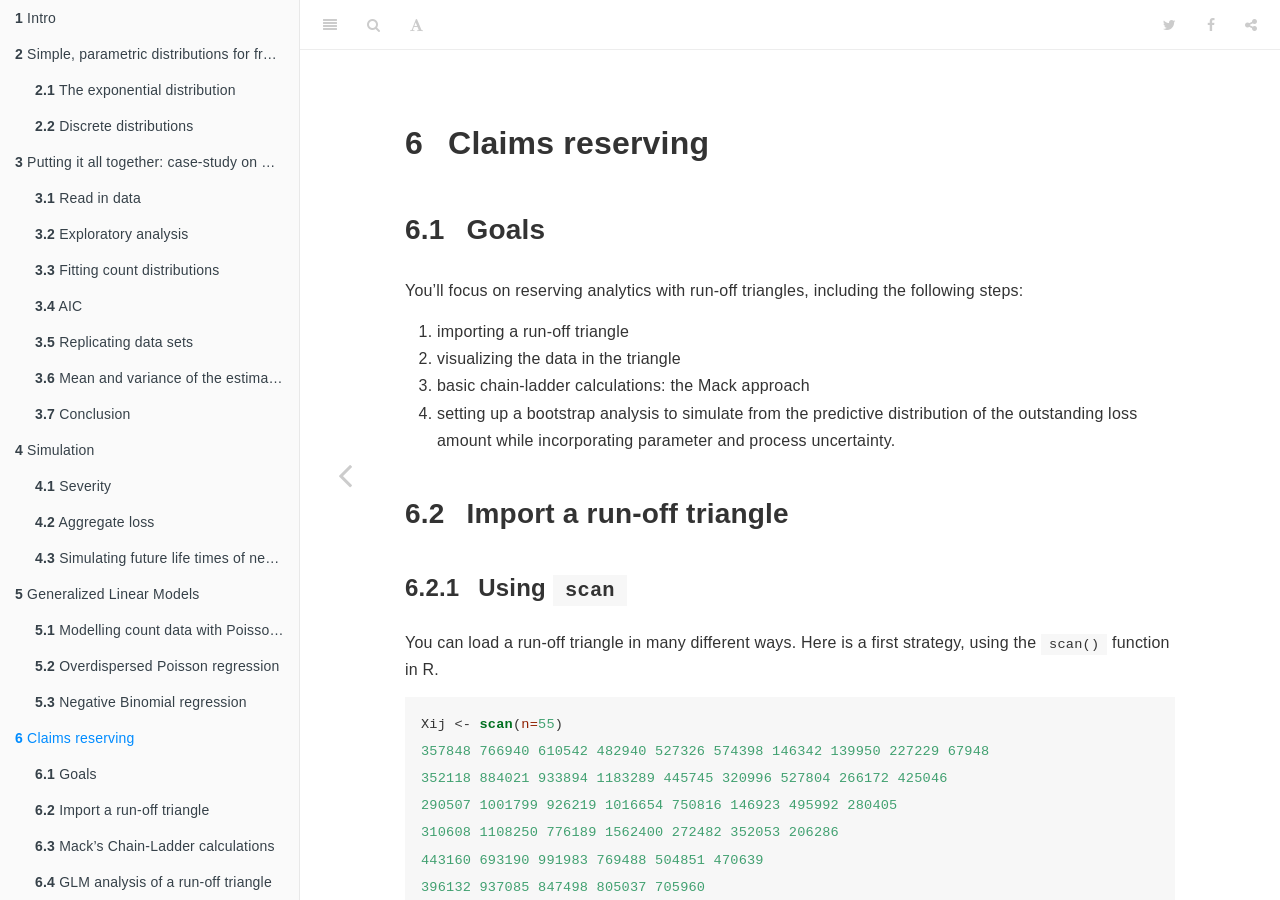
<file: claims-reserving.html>
<!DOCTYPE html>
<html >

<head>

  <meta charset="UTF-8">
  <meta http-equiv="X-UA-Compatible" content="IE=edge">
  <title>6 Claims reserving | Risk Modelling in Insurance : a collection of computer labs in R</title>
  <meta name="description" content="Tutorials for the course of Loss Models">
  <meta name="generator" content="bookdown  and GitBook 2.6.7">

  <meta property="og:title" content="6 Claims reserving | Risk Modelling in Insurance : a collection of computer labs in R" />
  <meta property="og:type" content="book" />
  
  
  <meta property="og:description" content="Tutorials for the course of Loss Models" />
  

  <meta name="twitter:card" content="summary" />
  <meta name="twitter:title" content="6 Claims reserving | Risk Modelling in Insurance : a collection of computer labs in R" />
  
  <meta name="twitter:description" content="Tutorials for the course of Loss Models" />
  

<meta name="author" content="Katrien Antonio and Jonas Crevecoeur">


<meta name="date" content="2019-01-13">

  <meta name="viewport" content="width=device-width, initial-scale=1">
  <meta name="apple-mobile-web-app-capable" content="yes">
  <meta name="apple-mobile-web-app-status-bar-style" content="black">
  
  
<link rel="prev" href="glms.html">

<script src="libs/jquery-2.2.3/jquery.min.js"></script>
<link href="libs/gitbook-2.6.7/css/style.css" rel="stylesheet" />
<link href="libs/gitbook-2.6.7/css/plugin-table.css" rel="stylesheet" />
<link href="libs/gitbook-2.6.7/css/plugin-bookdown.css" rel="stylesheet" />
<link href="libs/gitbook-2.6.7/css/plugin-highlight.css" rel="stylesheet" />
<link href="libs/gitbook-2.6.7/css/plugin-search.css" rel="stylesheet" />
<link href="libs/gitbook-2.6.7/css/plugin-fontsettings.css" rel="stylesheet" />







<script>
$(document).ready(function() {

  $chunks = $('.fold');

  $chunks.each(function () {

    // add button to source code chunks
      $(this).prepend("<div class=\"showopt\">Show Solution</div><br style=\"line-height:22px;\"/>");
 
	$child = $(this).children('div');
	$child.each(function(){
		$(this).children('').attr('class', 'folded');
	});
	$(this).children('pre').attr('class', 'folded');
	$(this).children('p').attr('class', 'folded');
   });

  // hide all chunks when document is loaded
  $('.folded').css('display', 'none')

  // function to toggle the visibility
  $('.showopt').click(function() {
    var label = $(this).html();
    if (label.indexOf("Show") >= 0) {
      $(this).html(label.replace("Show", "Hide"));
    } else {
      $(this).html(label.replace("Hide", "Show"));
    }
    	$child = $(this).siblings('div');
	$child.each(function(){
		$(this).children('pre').slideToggle('fast', 'swing');
	});
	$(this).siblings('pre').slideToggle('fast', 'swing');
	$(this).siblings('p').slideToggle('fast', 'swing');
  });
});
</script>


<style type="text/css">
a.sourceLine { display: inline-block; line-height: 1.25; }
a.sourceLine { pointer-events: none; color: inherit; text-decoration: inherit; }
a.sourceLine:empty { height: 1.2em; position: absolute; }
.sourceCode { overflow: visible; }
code.sourceCode { white-space: pre; position: relative; }
div.sourceCode { margin: 1em 0; }
pre.sourceCode { margin: 0; }
@media screen {
div.sourceCode { overflow: auto; }
}
@media print {
code.sourceCode { white-space: pre-wrap; }
a.sourceLine { text-indent: -1em; padding-left: 1em; }
}
pre.numberSource a.sourceLine
  { position: relative; }
pre.numberSource a.sourceLine:empty
  { position: absolute; }
pre.numberSource a.sourceLine::before
  { content: attr(data-line-number);
    position: absolute; left: -5em; text-align: right; vertical-align: baseline;
    border: none; pointer-events: all;
    -webkit-touch-callout: none; -webkit-user-select: none;
    -khtml-user-select: none; -moz-user-select: none;
    -ms-user-select: none; user-select: none;
    padding: 0 4px; width: 4em;
    color: #aaaaaa;
  }
pre.numberSource { margin-left: 3em; border-left: 1px solid #aaaaaa;  padding-left: 4px; }
div.sourceCode
  {  }
@media screen {
a.sourceLine::before { text-decoration: underline; }
}
code span.al { color: #ff0000; font-weight: bold; } /* Alert */
code span.an { color: #60a0b0; font-weight: bold; font-style: italic; } /* Annotation */
code span.at { color: #7d9029; } /* Attribute */
code span.bn { color: #40a070; } /* BaseN */
code span.bu { } /* BuiltIn */
code span.cf { color: #007020; font-weight: bold; } /* ControlFlow */
code span.ch { color: #4070a0; } /* Char */
code span.cn { color: #880000; } /* Constant */
code span.co { color: #60a0b0; font-style: italic; } /* Comment */
code span.cv { color: #60a0b0; font-weight: bold; font-style: italic; } /* CommentVar */
code span.do { color: #ba2121; font-style: italic; } /* Documentation */
code span.dt { color: #902000; } /* DataType */
code span.dv { color: #40a070; } /* DecVal */
code span.er { color: #ff0000; font-weight: bold; } /* Error */
code span.ex { } /* Extension */
code span.fl { color: #40a070; } /* Float */
code span.fu { color: #06287e; } /* Function */
code span.im { } /* Import */
code span.in { color: #60a0b0; font-weight: bold; font-style: italic; } /* Information */
code span.kw { color: #007020; font-weight: bold; } /* Keyword */
code span.op { color: #666666; } /* Operator */
code span.ot { color: #007020; } /* Other */
code span.pp { color: #bc7a00; } /* Preprocessor */
code span.sc { color: #4070a0; } /* SpecialChar */
code span.ss { color: #bb6688; } /* SpecialString */
code span.st { color: #4070a0; } /* String */
code span.va { color: #19177c; } /* Variable */
code span.vs { color: #4070a0; } /* VerbatimString */
code span.wa { color: #60a0b0; font-weight: bold; font-style: italic; } /* Warning */
</style>

<link rel="stylesheet" href="style.css" type="text/css" />
</head>

<body>



  <div class="book without-animation with-summary font-size-2 font-family-1" data-basepath=".">

    <div class="book-summary">
      <nav role="navigation">

<ul class="summary">
<li class="chapter" data-level="1" data-path="index.html"><a href="index.html"><i class="fa fa-check"></i><b>1</b> Intro</a></li>
<li class="chapter" data-level="2" data-path="simple-parametric-distributions-for-frequency-and-severity-data.html"><a href="simple-parametric-distributions-for-frequency-and-severity-data.html"><i class="fa fa-check"></i><b>2</b> Simple, parametric distributions for frequency and severity data</a><ul>
<li class="chapter" data-level="2.1" data-path="simple-parametric-distributions-for-frequency-and-severity-data.html"><a href="simple-parametric-distributions-for-frequency-and-severity-data.html#the-exponential-distribution"><i class="fa fa-check"></i><b>2.1</b> The exponential distribution</a><ul>
<li class="chapter" data-level="2.1.1" data-path="simple-parametric-distributions-for-frequency-and-severity-data.html"><a href="simple-parametric-distributions-for-frequency-and-severity-data.html#simulating-data"><i class="fa fa-check"></i><b>2.1.1</b> Simulating data</a></li>
<li class="chapter" data-level="2.1.2" data-path="simple-parametric-distributions-for-frequency-and-severity-data.html"><a href="simple-parametric-distributions-for-frequency-and-severity-data.html#exploratory-analysis"><i class="fa fa-check"></i><b>2.1.2</b> Exploratory analysis</a></li>
<li class="chapter" data-level="2.1.3" data-path="simple-parametric-distributions-for-frequency-and-severity-data.html"><a href="simple-parametric-distributions-for-frequency-and-severity-data.html#data-visualization-with-ggplot"><i class="fa fa-check"></i><b>2.1.3</b> Data visualization with ggplot</a></li>
<li class="chapter" data-level="2.1.4" data-path="simple-parametric-distributions-for-frequency-and-severity-data.html"><a href="simple-parametric-distributions-for-frequency-and-severity-data.html#maximum-likelihood-estimation-mle"><i class="fa fa-check"></i><b>2.1.4</b> Maximum Likelihood Estimation (MLE)</a></li>
</ul></li>
<li class="chapter" data-level="2.2" data-path="simple-parametric-distributions-for-frequency-and-severity-data.html"><a href="simple-parametric-distributions-for-frequency-and-severity-data.html#discrete-distributions"><i class="fa fa-check"></i><b>2.2</b> Discrete distributions</a><ul>
<li class="chapter" data-level="2.2.1" data-path="simple-parametric-distributions-for-frequency-and-severity-data.html"><a href="simple-parametric-distributions-for-frequency-and-severity-data.html#simulating-the-data"><i class="fa fa-check"></i><b>2.2.1</b> Simulating the data</a></li>
<li class="chapter" data-level="2.2.2" data-path="simple-parametric-distributions-for-frequency-and-severity-data.html"><a href="simple-parametric-distributions-for-frequency-and-severity-data.html#exploratory-analysis-1"><i class="fa fa-check"></i><b>2.2.2</b> Exploratory analysis</a></li>
<li class="chapter" data-level="2.2.3" data-path="simple-parametric-distributions-for-frequency-and-severity-data.html"><a href="simple-parametric-distributions-for-frequency-and-severity-data.html#maximum-likelihood-estimation-mle-1"><i class="fa fa-check"></i><b>2.2.3</b> Maximum Likelihood Estimation (MLE)</a></li>
<li class="chapter" data-level="2.2.4" data-path="simple-parametric-distributions-for-frequency-and-severity-data.html"><a href="simple-parametric-distributions-for-frequency-and-severity-data.html#comparing-fitted-models"><i class="fa fa-check"></i><b>2.2.4</b> Comparing fitted models</a></li>
</ul></li>
</ul></li>
<li class="chapter" data-level="3" data-path="putting-it-all-together-case-study-on-modelling-claim-counts.html"><a href="putting-it-all-together-case-study-on-modelling-claim-counts.html"><i class="fa fa-check"></i><b>3</b> Putting it all together: case-study on modelling claim counts</a><ul>
<li class="chapter" data-level="3.1" data-path="putting-it-all-together-case-study-on-modelling-claim-counts.html"><a href="putting-it-all-together-case-study-on-modelling-claim-counts.html#read-in-data"><i class="fa fa-check"></i><b>3.1</b> Read in data</a><ul>
<li class="chapter" data-level="3.1.1" data-path="putting-it-all-together-case-study-on-modelling-claim-counts.html"><a href="putting-it-all-together-case-study-on-modelling-claim-counts.html#determining-the-file-path"><i class="fa fa-check"></i><b>3.1.1</b> Determining the file path</a></li>
<li class="chapter" data-level="3.1.2" data-path="putting-it-all-together-case-study-on-modelling-claim-counts.html"><a href="putting-it-all-together-case-study-on-modelling-claim-counts.html#importing-a-.txt-file"><i class="fa fa-check"></i><b>3.1.2</b> Importing a .txt file</a></li>
</ul></li>
<li class="chapter" data-level="3.2" data-path="putting-it-all-together-case-study-on-modelling-claim-counts.html"><a href="putting-it-all-together-case-study-on-modelling-claim-counts.html#exploratory-analysis-2"><i class="fa fa-check"></i><b>3.2</b> Exploratory analysis</a><ul>
<li class="chapter" data-level="3.2.1" data-path="putting-it-all-together-case-study-on-modelling-claim-counts.html"><a href="putting-it-all-together-case-study-on-modelling-claim-counts.html#summary-statistics-disregarding-exposure"><i class="fa fa-check"></i><b>3.2.1</b> Summary statistics disregarding exposure</a></li>
<li class="chapter" data-level="3.2.2" data-path="putting-it-all-together-case-study-on-modelling-claim-counts.html"><a href="putting-it-all-together-case-study-on-modelling-claim-counts.html#summary-statistics-taking-into-account-exposure"><i class="fa fa-check"></i><b>3.2.2</b> Summary statistics taking into account exposure</a></li>
<li class="chapter" data-level="3.2.3" data-path="putting-it-all-together-case-study-on-modelling-claim-counts.html"><a href="putting-it-all-together-case-study-on-modelling-claim-counts.html#empirical-probability-distribution"><i class="fa fa-check"></i><b>3.2.3</b> Empirical probability distribution</a></li>
<li class="chapter" data-level="3.2.4" data-path="putting-it-all-together-case-study-on-modelling-claim-counts.html"><a href="putting-it-all-together-case-study-on-modelling-claim-counts.html#the-a-b-0-class-of-distributions"><i class="fa fa-check"></i><b>3.2.4</b> The (a, b, 0) class of distributions</a></li>
</ul></li>
<li class="chapter" data-level="3.3" data-path="putting-it-all-together-case-study-on-modelling-claim-counts.html"><a href="putting-it-all-together-case-study-on-modelling-claim-counts.html#fitting-count-distributions"><i class="fa fa-check"></i><b>3.3</b> Fitting count distributions</a><ul>
<li class="chapter" data-level="3.3.1" data-path="putting-it-all-together-case-study-on-modelling-claim-counts.html"><a href="putting-it-all-together-case-study-on-modelling-claim-counts.html#poisson"><i class="fa fa-check"></i><b>3.3.1</b> Poisson</a></li>
<li class="chapter" data-level="3.3.2" data-path="putting-it-all-together-case-study-on-modelling-claim-counts.html"><a href="putting-it-all-together-case-study-on-modelling-claim-counts.html#negative-binomial-1"><i class="fa fa-check"></i><b>3.3.2</b> Negative binomial</a></li>
<li class="chapter" data-level="3.3.3" data-path="putting-it-all-together-case-study-on-modelling-claim-counts.html"><a href="putting-it-all-together-case-study-on-modelling-claim-counts.html#modified-poisson-distributions"><i class="fa fa-check"></i><b>3.3.3</b> Modified Poisson distributions</a></li>
</ul></li>
<li class="chapter" data-level="3.4" data-path="putting-it-all-together-case-study-on-modelling-claim-counts.html"><a href="putting-it-all-together-case-study-on-modelling-claim-counts.html#aic-1"><i class="fa fa-check"></i><b>3.4</b> AIC</a></li>
<li class="chapter" data-level="3.5" data-path="putting-it-all-together-case-study-on-modelling-claim-counts.html"><a href="putting-it-all-together-case-study-on-modelling-claim-counts.html#replicating-data-sets"><i class="fa fa-check"></i><b>3.5</b> Replicating data sets</a><ul>
<li class="chapter" data-level="3.5.1" data-path="putting-it-all-together-case-study-on-modelling-claim-counts.html"><a href="putting-it-all-together-case-study-on-modelling-claim-counts.html#poisson-1"><i class="fa fa-check"></i><b>3.5.1</b> Poisson</a></li>
<li class="chapter" data-level="3.5.2" data-path="putting-it-all-together-case-study-on-modelling-claim-counts.html"><a href="putting-it-all-together-case-study-on-modelling-claim-counts.html#nb"><i class="fa fa-check"></i><b>3.5.2</b> NB</a></li>
<li class="chapter" data-level="3.5.3" data-path="putting-it-all-together-case-study-on-modelling-claim-counts.html"><a href="putting-it-all-together-case-study-on-modelling-claim-counts.html#zip"><i class="fa fa-check"></i><b>3.5.3</b> ZIP</a></li>
<li class="chapter" data-level="3.5.4" data-path="putting-it-all-together-case-study-on-modelling-claim-counts.html"><a href="putting-it-all-together-case-study-on-modelling-claim-counts.html#hurdle-poisson-1"><i class="fa fa-check"></i><b>3.5.4</b> Hurdle Poisson</a></li>
</ul></li>
<li class="chapter" data-level="3.6" data-path="putting-it-all-together-case-study-on-modelling-claim-counts.html"><a href="putting-it-all-together-case-study-on-modelling-claim-counts.html#mean-and-variance-of-the-estimated-zip-nb-hurdle-poisson"><i class="fa fa-check"></i><b>3.6</b> Mean and variance of the estimated ZIP, NB, Hurdle Poisson</a><ul>
<li class="chapter" data-level="3.6.1" data-path="putting-it-all-together-case-study-on-modelling-claim-counts.html"><a href="putting-it-all-together-case-study-on-modelling-claim-counts.html#poisson-2"><i class="fa fa-check"></i><b>3.6.1</b> Poisson</a></li>
<li class="chapter" data-level="3.6.2" data-path="putting-it-all-together-case-study-on-modelling-claim-counts.html"><a href="putting-it-all-together-case-study-on-modelling-claim-counts.html#nb-1"><i class="fa fa-check"></i><b>3.6.2</b> NB</a></li>
<li class="chapter" data-level="3.6.3" data-path="putting-it-all-together-case-study-on-modelling-claim-counts.html"><a href="putting-it-all-together-case-study-on-modelling-claim-counts.html#zip-1"><i class="fa fa-check"></i><b>3.6.3</b> ZIP</a></li>
<li class="chapter" data-level="3.6.4" data-path="putting-it-all-together-case-study-on-modelling-claim-counts.html"><a href="putting-it-all-together-case-study-on-modelling-claim-counts.html#hurdle-poisson-2"><i class="fa fa-check"></i><b>3.6.4</b> Hurdle Poisson</a></li>
<li class="chapter" data-level="3.6.5" data-path="putting-it-all-together-case-study-on-modelling-claim-counts.html"><a href="putting-it-all-together-case-study-on-modelling-claim-counts.html#comparison-with-empirical-mean-and-variance"><i class="fa fa-check"></i><b>3.6.5</b> Comparison with empirical mean and variance</a></li>
</ul></li>
<li class="chapter" data-level="3.7" data-path="putting-it-all-together-case-study-on-modelling-claim-counts.html"><a href="putting-it-all-together-case-study-on-modelling-claim-counts.html#conclusion"><i class="fa fa-check"></i><b>3.7</b> Conclusion</a></li>
</ul></li>
<li class="chapter" data-level="4" data-path="simulation.html"><a href="simulation.html"><i class="fa fa-check"></i><b>4</b> Simulation</a><ul>
<li class="chapter" data-level="4.1" data-path="simulation.html"><a href="simulation.html#severity"><i class="fa fa-check"></i><b>4.1</b> Severity</a><ul>
<li class="chapter" data-level="4.1.1" data-path="simulation.html"><a href="simulation.html#probability-integral-transform"><i class="fa fa-check"></i><b>4.1.1</b> Probability integral transform</a></li>
<li class="chapter" data-level="4.1.2" data-path="simulation.html"><a href="simulation.html#visualization"><i class="fa fa-check"></i><b>4.1.2</b> Visualization</a></li>
<li class="chapter" data-level="4.1.3" data-path="simulation.html"><a href="simulation.html#expected-loss-with-a-deductible"><i class="fa fa-check"></i><b>4.1.3</b> Expected loss with a deductible</a></li>
</ul></li>
<li class="chapter" data-level="4.2" data-path="simulation.html"><a href="simulation.html#aggregate-loss"><i class="fa fa-check"></i><b>4.2</b> Aggregate loss</a></li>
<li class="chapter" data-level="4.3" data-path="simulation.html"><a href="simulation.html#simulating-future-life-times-of-newborns"><i class="fa fa-check"></i><b>4.3</b> Simulating future life times of newborns</a><ul>
<li class="chapter" data-level="4.3.1" data-path="simulation.html"><a href="simulation.html#importing-the-data"><i class="fa fa-check"></i><b>4.3.1</b> Importing the data</a></li>
<li class="chapter" data-level="4.3.2" data-path="simulation.html"><a href="simulation.html#simulate-the-whole-life-time"><i class="fa fa-check"></i><b>4.3.2</b> Simulate the whole life time</a></li>
<li class="chapter" data-level="4.3.3" data-path="simulation.html"><a href="simulation.html#simulate-the-future-lifetime"><i class="fa fa-check"></i><b>4.3.3</b> Simulate the future lifetime</a></li>
<li class="chapter" data-level="4.3.4" data-path="simulation.html"><a href="simulation.html#visualize-the-data"><i class="fa fa-check"></i><b>4.3.4</b> Visualize the data</a></li>
</ul></li>
</ul></li>
<li class="chapter" data-level="5" data-path="glms.html"><a href="glms.html"><i class="fa fa-check"></i><b>5</b> Generalized Linear Models</a><ul>
<li class="chapter" data-level="5.1" data-path="glms.html"><a href="glms.html#modelling-count-data-with-poisson-regression-models"><i class="fa fa-check"></i><b>5.1</b> Modelling count data with Poisson regression models</a><ul>
<li class="chapter" data-level="5.1.1" data-path="glms.html"><a href="glms.html#a-first-data-set"><i class="fa fa-check"></i><b>5.1.1</b> A first data set</a></li>
<li class="chapter" data-level="5.1.2" data-path="glms.html"><a href="glms.html#fit-a-poisson-glm"><i class="fa fa-check"></i><b>5.1.2</b> Fit a Poisson GLM</a></li>
<li class="chapter" data-level="5.1.3" data-path="glms.html"><a href="glms.html#the-use-of-exposure"><i class="fa fa-check"></i><b>5.1.3</b> The use of exposure</a></li>
<li class="chapter" data-level="5.1.4" data-path="glms.html"><a href="glms.html#analysis-of-deviance-for-glms"><i class="fa fa-check"></i><b>5.1.4</b> Analysis of deviance for GLMs</a></li>
<li class="chapter" data-level="5.1.5" data-path="glms.html"><a href="glms.html#an-example"><i class="fa fa-check"></i><b>5.1.5</b> An example</a></li>
</ul></li>
<li class="chapter" data-level="5.2" data-path="glms.html"><a href="glms.html#overdispersed-poisson-regression"><i class="fa fa-check"></i><b>5.2</b> Overdispersed Poisson regression</a></li>
<li class="chapter" data-level="5.3" data-path="glms.html"><a href="glms.html#negative-binomial-regression"><i class="fa fa-check"></i><b>5.3</b> Negative Binomial regression</a></li>
</ul></li>
<li class="chapter" data-level="6" data-path="claims-reserving.html"><a href="claims-reserving.html"><i class="fa fa-check"></i><b>6</b> Claims reserving</a><ul>
<li class="chapter" data-level="6.1" data-path="claims-reserving.html"><a href="claims-reserving.html#goals"><i class="fa fa-check"></i><b>6.1</b> Goals</a></li>
<li class="chapter" data-level="6.2" data-path="claims-reserving.html"><a href="claims-reserving.html#import-a-run-off-triangle"><i class="fa fa-check"></i><b>6.2</b> Import a run-off triangle</a><ul>
<li class="chapter" data-level="6.2.1" data-path="claims-reserving.html"><a href="claims-reserving.html#using-scan"><i class="fa fa-check"></i><b>6.2.1</b> Using <code>scan</code></a></li>
<li class="chapter" data-level="6.2.2" data-path="claims-reserving.html"><a href="claims-reserving.html#using-the-chainladder-package"><i class="fa fa-check"></i><b>6.2.2</b> Using the <code>chainladder</code> package</a></li>
</ul></li>
<li class="chapter" data-level="6.3" data-path="claims-reserving.html"><a href="claims-reserving.html#macks-chain-ladder-calculations"><i class="fa fa-check"></i><b>6.3</b> Mack’s Chain-Ladder calculations</a></li>
<li class="chapter" data-level="6.4" data-path="claims-reserving.html"><a href="claims-reserving.html#glm-analysis-of-a-run-off-triangle"><i class="fa fa-check"></i><b>6.4</b> GLM analysis of a run-off triangle</a></li>
<li class="chapter" data-level="6.5" data-path="claims-reserving.html"><a href="claims-reserving.html#bootstrap-analysis"><i class="fa fa-check"></i><b>6.5</b> Bootstrap analysis</a></li>
<li class="chapter" data-level="6.6" data-path="claims-reserving.html"><a href="claims-reserving.html#more-info"><i class="fa fa-check"></i><b>6.6</b> More info</a></li>
</ul></li>
</ul>

      </nav>
    </div>

    <div class="book-body">
      <div class="body-inner">
        <div class="book-header" role="navigation">
          <h1>
            <i class="fa fa-circle-o-notch fa-spin"></i><a href="./">Risk Modelling in Insurance : a collection of computer labs in R</a>
          </h1>
        </div>

        <div class="page-wrapper" tabindex="-1" role="main">
          <div class="page-inner">

            <section class="normal" id="section-">
<div id="claims-reserving" class="section level1">
<h1><span class="header-section-number">6</span> Claims reserving</h1>
<div id="goals" class="section level2">
<h2><span class="header-section-number">6.1</span> Goals</h2>
<p>You’ll focus on reserving analytics with run-off triangles, including the following steps:</p>
<ol style="list-style-type: decimal">
<li>importing a run-off triangle</li>
<li>visualizing the data in the triangle</li>
<li>basic chain-ladder calculations: the Mack approach</li>
<li>setting up a bootstrap analysis to simulate from the predictive distribution of the outstanding loss amount while incorporating parameter and process uncertainty.</li>
</ol>
</div>
<div id="import-a-run-off-triangle" class="section level2">
<h2><span class="header-section-number">6.2</span> Import a run-off triangle</h2>
<div id="using-scan" class="section level3">
<h3><span class="header-section-number">6.2.1</span> Using <code>scan</code></h3>
<p>You can load a run-off triangle in many different ways. Here is a first strategy, using the <code>scan()</code> function in R.</p>
<pre class="sourceCode r"><code class="sourceCode r">Xij &lt;-<span class="st"> </span><span class="kw">scan</span>(<span class="dt">n=</span><span class="dv">55</span>)
<span class="dv">357848</span> <span class="dv">766940</span> <span class="dv">610542</span> <span class="dv">482940</span> <span class="dv">527326</span> <span class="dv">574398</span> <span class="dv">146342</span> <span class="dv">139950</span> <span class="dv">227229</span> <span class="dv">67948</span>
<span class="dv">352118</span> <span class="dv">884021</span> <span class="dv">933894</span> <span class="dv">1183289</span> <span class="dv">445745</span> <span class="dv">320996</span> <span class="dv">527804</span> <span class="dv">266172</span> <span class="dv">425046</span>
<span class="dv">290507</span> <span class="dv">1001799</span> <span class="dv">926219</span> <span class="dv">1016654</span> <span class="dv">750816</span> <span class="dv">146923</span> <span class="dv">495992</span> <span class="dv">280405</span>
<span class="dv">310608</span> <span class="dv">1108250</span> <span class="dv">776189</span> <span class="dv">1562400</span> <span class="dv">272482</span> <span class="dv">352053</span> <span class="dv">206286</span>
<span class="dv">443160</span> <span class="dv">693190</span> <span class="dv">991983</span> <span class="dv">769488</span> <span class="dv">504851</span> <span class="dv">470639</span>
<span class="dv">396132</span> <span class="dv">937085</span> <span class="dv">847498</span> <span class="dv">805037</span> <span class="dv">705960</span>
<span class="dv">440832</span> <span class="dv">847631</span> <span class="dv">1131398</span> <span class="dv">1063269</span>
<span class="dv">359480</span> <span class="dv">1061648</span> <span class="dv">1443370</span>
<span class="dv">376686</span> <span class="dv">986608</span>
<span class="dv">344014</span></code></pre>
<p><strong>Exercise</strong>:</p>
<ul>
<li>verify the structure of object <code>Xij</code>. What happened?</li>
</ul>
<p>You will now reshape the flat vector <code>Xij</code> into a data frame that can be used for claims reserving with GLMs.</p>
<pre class="sourceCode r"><code class="sourceCode r">n &lt;-<span class="st"> </span><span class="kw">length</span>(Xij)
TT &lt;-<span class="st"> </span><span class="kw">trunc</span>(<span class="kw">sqrt</span>(<span class="dv">2</span><span class="op">*</span>n))
<span class="co"># row.nrs</span>
i &lt;-<span class="st"> </span><span class="kw">rep</span>(<span class="dv">1</span><span class="op">:</span>TT, TT<span class="op">:</span><span class="dv">1</span>)
<span class="co"># col.nrs</span>
j &lt;-<span class="st"> </span><span class="kw">sequence</span>(TT<span class="op">:</span><span class="dv">1</span>)
<span class="co"># calendar.nrs</span>
c &lt;-<span class="st"> </span>i<span class="op">+</span>j<span class="dv">-1</span>
<span class="co"># as.factor</span>
i &lt;-<span class="st"> </span><span class="kw">as.factor</span>(i)
j &lt;-<span class="st"> </span><span class="kw">as.factor</span>(j)
c &lt;-<span class="st"> </span><span class="kw">as.factor</span>(c)
<span class="co"># combine into a data frame</span>
my_triangle_data &lt;-<span class="st"> </span><span class="kw">data.frame</span>(Xij, i, j, c)</code></pre>
<p><strong>Exercise</strong>:</p>
<ul>
<li>verify the structure of the resulting data frame</li>
<li>inspect the first 10 rows using <code>head</code>.</li>
</ul>
<p>You now prepare some first visual inspections of the data stored in <code>my_triangle_data</code>.</p>
<pre class="sourceCode r"><code class="sourceCode r"><span class="kw">par</span>(<span class="dt">mfrow =</span> <span class="kw">c</span>(<span class="dv">2</span>, <span class="dv">2</span>))
<span class="kw">boxplot</span>(Xij <span class="op">~</span><span class="st"> </span>i, <span class="dt">col =</span> <span class="st">&quot;grey&quot;</span>, <span class="dt">main =</span> <span class="st">&quot;Boxplot of payments vs AY&quot;</span>)
<span class="kw">boxplot</span>(Xij <span class="op">~</span><span class="st"> </span>j, <span class="dt">col =</span> <span class="st">&quot;grey&quot;</span>, <span class="dt">main =</span> <span class="st">&quot;Boxplot of payments vs DY&quot;</span>)
<span class="kw">boxplot</span>(Xij <span class="op">~</span><span class="st"> </span>c, <span class="dt">col =</span> <span class="st">&quot;grey&quot;</span>, <span class="dt">main =</span> <span class="st">&quot;Boxplot of payments vs CY&quot;</span>)
<span class="kw">par</span>(<span class="dt">mfrow =</span> <span class="kw">c</span>(<span class="dv">1</span>, <span class="dv">1</span>))</code></pre>
<p><img src="_main_files/figure-html/unnamed-chunk-94-1.png" width="576" style="display: block; margin: auto;" /></p>
</div>
<div id="using-the-chainladder-package" class="section level3">
<h3><span class="header-section-number">6.2.2</span> Using the <code>chainladder</code> package</h3>
<p>The <code>ChainLadder</code> package is a well-developed and highly useful package for claims reserving in R. Among others the package brings functions covering:</p>
<ol style="list-style-type: decimal">
<li>Mack chain-ladder, Munich chain-ladder and bootstrap models</li>
<li>General multivariate chain ladder-models</li>
<li>Loss development factor fitting and Cape Cod models</li>
<li>Generalized linear models</li>
<li>One year claims development result functions</li>
<li>Utility functions to:</li>
</ol>
<ul>
<li>convert tables into triangles and triangles into tables</li>
<li>convert cumulative into incremental and incremental into cumulative triangles</li>
<li>visualise triangles.</li>
</ul>
<p>You’ll now load the triangle introduced above with the <code>ChainLadder</code> package. Here is how this works.</p>
<pre class="sourceCode r"><code class="sourceCode r">path &lt;-<span class="st"> </span><span class="kw">file.path</span>(<span class="st">&quot;C:/Users/u0043788/Dropbox/Risk modelling course Ljubljana/Bookdown/data&quot;</span>)
path.triangle &lt;-<span class="st"> </span><span class="kw">file.path</span>(path, <span class="st">&quot;TaylorAshe.txt&quot;</span>)
my_triangle_data_set &lt;-<span class="st"> </span><span class="kw">read.table</span>(path.triangle, <span class="dt">header =</span> <span class="ot">TRUE</span>, <span class="dt">sep=</span><span class="st">&quot;</span><span class="ch">\t</span><span class="st">&quot;</span>)</code></pre>
<p>Using the <code>as.triangle</code> function from the <code>ChainLadder</code> package you can reshape the data frame into a ‘triangle’.</p>
<pre class="sourceCode r"><code class="sourceCode r"><span class="co">#install.packages(&quot;ChainLadder&quot;)</span>
<span class="kw">library</span>(ChainLadder)
<span class="co"># prepare triangle</span>
my_triangle &lt;-<span class="st"> </span><span class="kw">as.triangle</span>(my_triangle_data_set, <span class="dt">origin =</span> <span class="st">&quot;NumAY&quot;</span>, <span class="dt">dev =</span> <span class="st">&quot;NumDY&quot;</span>, <span class="dt">value =</span> <span class="st">&quot;Paym&quot;</span>)
my_triangle</code></pre>
<pre><code>     NumDY
NumAY      1       2       3       4      5      6      7      8      9    10
   1  357848  766940  610542  482940 527326 574398 146342 139950 227229 67948
   2  352118  884021  933894 1183289 445745 320996 527804 266172 425046    NA
   3  290507 1001799  926219 1016654 750816 146923 495992 280405     NA    NA
   4  310608 1108250  776189 1562400 272482 352053 206286     NA     NA    NA
   5  443160  693190  991983  769488 504851 470639     NA     NA     NA    NA
   6  396132  937085  847498  805037 705960     NA     NA     NA     NA    NA
   7  440832  847631 1131398 1063269     NA     NA     NA     NA     NA    NA
   8  359480 1061648 1443370      NA     NA     NA     NA     NA     NA    NA
   9  376686  986608      NA      NA     NA     NA     NA     NA     NA    NA
   10 344014      NA      NA      NA     NA     NA     NA     NA     NA    NA</code></pre>
<p><strong>Exercise</strong>:</p>
<ul>
<li>interpret the arguments of the function <code>as.triangle</code></li>
<li>what is the structure of the R object <code>my_triangle</code>?</li>
</ul>
<p>Here is an illustration of some useful functions from the package. Can you figure out what they do?</p>
<pre class="sourceCode r"><code class="sourceCode r">my_triangle_cum &lt;-<span class="st"> </span><span class="kw">incr2cum</span>(my_triangle)
my_triangle_cum</code></pre>
<pre><code>     NumDY
NumAY      1       2       3       4       5       6       7       8       9
   1  357848 1124788 1735330 2218270 2745596 3319994 3466336 3606286 3833515
   2  352118 1236139 2170033 3353322 3799067 4120063 4647867 4914039 5339085
   3  290507 1292306 2218525 3235179 3985995 4132918 4628910 4909315      NA
   4  310608 1418858 2195047 3757447 4029929 4381982 4588268      NA      NA
   5  443160 1136350 2128333 2897821 3402672 3873311      NA      NA      NA
   6  396132 1333217 2180715 2985752 3691712      NA      NA      NA      NA
   7  440832 1288463 2419861 3483130      NA      NA      NA      NA      NA
   8  359480 1421128 2864498      NA      NA      NA      NA      NA      NA
   9  376686 1363294      NA      NA      NA      NA      NA      NA      NA
   10 344014      NA      NA      NA      NA      NA      NA      NA      NA
     NumDY
NumAY      10
   1  3901463
   2       NA
   3       NA
   4       NA
   5       NA
   6       NA
   7       NA
   8       NA
   9       NA
   10      NA</code></pre>
<pre class="sourceCode r"><code class="sourceCode r"><span class="kw">plot</span>(my_triangle)</code></pre>
<p><img src="_main_files/figure-html/unnamed-chunk-97-1.png" width="576" style="display: block; margin: auto;" /></p>
<pre class="sourceCode r"><code class="sourceCode r"><span class="kw">plot</span>(my_triangle_cum)</code></pre>
<p><img src="_main_files/figure-html/unnamed-chunk-97-2.png" width="576" style="display: block; margin: auto;" /></p>
<pre class="sourceCode r"><code class="sourceCode r"><span class="kw">plot</span>(my_triangle, <span class="dt">lattice =</span> <span class="ot">TRUE</span>)</code></pre>
<p><img src="_main_files/figure-html/unnamed-chunk-97-3.png" width="576" style="display: block; margin: auto;" /></p>
<pre class="sourceCode r"><code class="sourceCode r"><span class="kw">plot</span>(my_triangle_cum, <span class="dt">lattice =</span> <span class="ot">TRUE</span>)</code></pre>
<p><img src="_main_files/figure-html/unnamed-chunk-97-4.png" width="576" style="display: block; margin: auto;" /></p>
<pre class="sourceCode r"><code class="sourceCode r"><span class="kw">getLatestCumulative</span>(my_triangle_cum)</code></pre>
<pre><code>      1       2       3       4       5       6       7       8       9      10 
3901463 5339085 4909315 4588268 3873311 3691712 3483130 2864498 1363294  344014 
attr(,&quot;latestcol&quot;)
 1  2  3  4  5  6  7  8  9 10 
10  9  8  7  6  5  4  3  2  1 
attr(,&quot;rowsname&quot;)
[1] &quot;NumAY&quot;
attr(,&quot;colnames&quot;)
 [1] &quot;10&quot; &quot;9&quot;  &quot;8&quot;  &quot;7&quot;  &quot;6&quot;  &quot;5&quot;  &quot;4&quot;  &quot;3&quot;  &quot;2&quot;  &quot;1&quot; 
attr(,&quot;colsname&quot;)
[1] &quot;NumDY&quot;</code></pre>
</div>
</div>
<div id="macks-chain-ladder-calculations" class="section level2">
<h2><span class="header-section-number">6.3</span> Mack’s Chain-Ladder calculations</h2>
<p>The <code>ChainLadder</code> package can easily perform Mack’s calculations (see the lecture notes by Katrien for more details).</p>
<pre class="sourceCode r"><code class="sourceCode r">M &lt;-<span class="st"> </span><span class="kw">MackChainLadder</span>(my_triangle_cum, <span class="dt">est.sigma =</span> <span class="st">&quot;Mack&quot;</span>)
M</code></pre>
<pre><code>MackChainLadder(Triangle = my_triangle_cum, est.sigma = &quot;Mack&quot;)

      Latest Dev.To.Date  Ultimate      IBNR  Mack.S.E CV(IBNR)
1  3,901,463      1.0000 3,901,463         0         0      NaN
2  5,339,085      0.9826 5,433,719    94,634    75,535    0.798
3  4,909,315      0.9127 5,378,826   469,511   121,699    0.259
4  4,588,268      0.8661 5,297,906   709,638   133,549    0.188
5  3,873,311      0.7973 4,858,200   984,889   261,406    0.265
6  3,691,712      0.7223 5,111,171 1,419,459   411,010    0.290
7  3,483,130      0.6153 5,660,771 2,177,641   558,317    0.256
8  2,864,498      0.4222 6,784,799 3,920,301   875,328    0.223
9  1,363,294      0.2416 5,642,266 4,278,972   971,258    0.227
10   344,014      0.0692 4,969,825 4,625,811 1,363,155    0.295

                 Totals
Latest:   34,358,090.00
Dev:               0.65
Ultimate: 53,038,945.61
IBNR:     18,680,855.61
Mack.S.E   2,447,094.86
CV(IBNR):          0.13</code></pre>
<pre class="sourceCode r"><code class="sourceCode r"><span class="co"># get development factors</span>
M<span class="op">$</span>f</code></pre>
<pre><code> [1] 3.491 1.747 1.457 1.174 1.104 1.086 1.054 1.077 1.018 1.000</code></pre>
<pre class="sourceCode r"><code class="sourceCode r"><span class="co"># get the estimates for \sigma^2</span>
M<span class="op">$</span>sigma<span class="op">^</span><span class="dv">2</span></code></pre>
<pre><code>[1] 160280.3  37736.9  41965.2  15182.9  13731.3   8185.8    446.6   1147.4
[9]    446.6</code></pre>
<pre class="sourceCode r"><code class="sourceCode r"><span class="co"># get the full triangle</span>
M<span class="op">$</span>FullTriangle</code></pre>
<pre><code>      dev
origin      1       2       3       4       5       6       7       8       9
    1  357848 1124788 1735330 2218270 2745596 3319994 3466336 3606286 3833515
    2  352118 1236139 2170033 3353322 3799067 4120063 4647867 4914039 5339085
    3  290507 1292306 2218525 3235179 3985995 4132918 4628910 4909315 5285148
    4  310608 1418858 2195047 3757447 4029929 4381982 4588268 4835458 5205637
    5  443160 1136350 2128333 2897821 3402672 3873311 4207459 4434133 4773589
    6  396132 1333217 2180715 2985752 3691712 4074999 4426546 4665023 5022155
    7  440832 1288463 2419861 3483130 4088678 4513179 4902528 5166649 5562182
    8  359480 1421128 2864498 4174756 4900545 5409337 5875997 6192562 6666635
    9  376686 1363294 2382128 3471744 4075313 4498426 4886502 5149760 5544000
    10 344014 1200818 2098228 3057984 3589620 3962307 4304132 4536015 4883270
      dev
origin      10
    1  3901463
    2  5433719
    3  5378826
    4  5297906
    5  4858200
    6  5111171
    7  5660771
    8  6784799
    9  5642266
    10 4969825</code></pre>
<pre class="sourceCode r"><code class="sourceCode r"><span class="co"># get Mack SE</span>
M<span class="op">$</span>Mack.S.E</code></pre>
<pre><code>      dev
origin 1      2      3      4      5       6       7       8       9      10
    1  0      0      0      0      0       0       0       0       0       0
    2  0      0      0      0      0       0       0       0       0   75535
    3  0      0      0      0      0       0       0       0   94225  121699
    4  0      0      0      0      0       0       0   52792  109210  133549
    5  0      0      0      0      0       0  198502  215088  247694  261406
    6  0      0      0      0      0  247204  337617  359530  397610  411010
    7  0      0      0      0 250737  381475  468091  496372  543209  558317
    8  0      0      0 378275 524309  648532  745376  787969  855493  875328
    9  0      0 241429 489488 626722  739750  832421  878987  951274  971258
    10 0 246656 486186 776148 940318 1066053 1175373 1239733 1337626 1363155</code></pre>
<pre class="sourceCode r"><code class="sourceCode r"><span class="co"># split parameter and process risk</span>
M<span class="op">$</span>Mack.ProcessRisk</code></pre>
<pre><code>      dev
origin 1      2      3      4      5       6       7       8       9      10
    1  0      0      0      0      0       0       0       0       0       0
    2  0      0      0      0      0       0       0       0       0   48832
    3  0      0      0      0      0       0       0       0   75052   90524
    4  0      0      0      0      0       0       0   45268   89011  102622
    5  0      0      0      0      0       0  178062  192597  219267  227880
    6  0      0      0      0      0  225149  305242  324745  357179  366582
    7  0      0      0      0 229965  347244  423348  448603  489045  500202
    8  0      0      0 346712 478565  588507  673019  711125  770192  785741
    9  0      0 226818 457429 583978  686644  770169  813005  878614  895570
    10 0 234816 462237 736128 890565 1007785 1109441 1170034 1261670 1284882</code></pre>
<pre class="sourceCode r"><code class="sourceCode r">M<span class="op">$</span>Mack.ParameterRisk</code></pre>
<pre><code>      dev
origin 1     2      3      4      5      6      7      8      9     10
    1  0     0      0      0      0      0      0      0      0      0
    2  0     0      0      0      0      0      0      0      0  57628
    3  0     0      0      0      0      0      0      0  56970  81338
    4  0     0      0      0      0      0      0  27163  63275  85464
    5  0     0      0      0      0      0  87733  95756 115215 128078
    6  0     0      0      0      0 102068 144266 154280 174690 185867
    7  0     0      0      0  99925 157940 199712 212463 236456 248023
    8  0     0      0 151271 214185 272494 320359 339405 372388 385759
    9  0     0  82715 174234 227486 275226 315855 334127 364636 375893
    10 0 75503 150710 246013 301814 347618 388126 409829 444333 455270</code></pre>
<pre class="sourceCode r"><code class="sourceCode r"><span class="kw">sqrt</span>(M<span class="op">$</span>Mack.ProcessRisk<span class="op">^</span><span class="dv">2</span><span class="op">+</span>M<span class="op">$</span>Mack.ParameterRisk<span class="op">^</span><span class="dv">2</span>)</code></pre>
<pre><code>      dev
origin 1      2      3      4      5       6       7       8       9      10
    1  0      0      0      0      0       0       0       0       0       0
    2  0      0      0      0      0       0       0       0       0   75535
    3  0      0      0      0      0       0       0       0   94225  121699
    4  0      0      0      0      0       0       0   52792  109210  133549
    5  0      0      0      0      0       0  198502  215088  247694  261406
    6  0      0      0      0      0  247204  337617  359530  397610  411010
    7  0      0      0      0 250737  381475  468091  496372  543209  558317
    8  0      0      0 378275 524309  648532  745376  787969  855493  875328
    9  0      0 241429 489488 626722  739750  832421  878987  951274  971258
    10 0 246656 486186 776148 940318 1066053 1175373 1239733 1337626 1363155</code></pre>
<p>Again, the package can nicely visualize the results.</p>
<pre class="sourceCode r"><code class="sourceCode r"><span class="kw">plot</span>(M)</code></pre>
<p><img src="_main_files/figure-html/unnamed-chunk-99-1.png" width="576" style="display: block; margin: auto;" /></p>
<pre class="sourceCode r"><code class="sourceCode r"><span class="kw">plot</span>(M,<span class="dt">lattice=</span><span class="ot">TRUE</span>)</code></pre>
<p><img src="_main_files/figure-html/unnamed-chunk-99-2.png" width="576" style="display: block; margin: auto;" /></p>
<p><strong>Exercise</strong>:</p>
<ul>
<li>interpret the plots. What do you see?</li>
</ul>
</div>
<div id="glm-analysis-of-a-run-off-triangle" class="section level2">
<h2><span class="header-section-number">6.4</span> GLM analysis of a run-off triangle</h2>
<p>Next to Mack’s chain ladder calculation, you can also work with the data frame <code>my_triangle_data</code> and build a (overdispersed) Poisson GLM for these data.</p>
<pre class="sourceCode r"><code class="sourceCode r"><span class="kw">str</span>(my_triangle_data)</code></pre>
<pre><code>&#39;data.frame&#39;:   55 obs. of  4 variables:
 $ Xij: num  357848 766940 610542 482940 527326 ...
 $ i  : Factor w/ 10 levels &quot;1&quot;,&quot;2&quot;,&quot;3&quot;,&quot;4&quot;,..: 1 1 1 1 1 1 1 1 1 1 ...
 $ j  : Factor w/ 10 levels &quot;1&quot;,&quot;2&quot;,&quot;3&quot;,&quot;4&quot;,..: 1 2 3 4 5 6 7 8 9 10 ...
 $ c  : Factor w/ 10 levels &quot;1&quot;,&quot;2&quot;,&quot;3&quot;,&quot;4&quot;,..: 1 2 3 4 5 6 7 8 9 10 ...</code></pre>
<pre class="sourceCode r"><code class="sourceCode r"><span class="co"># Poisson GLM of Xij versus i+j</span>
poi_glm &lt;-<span class="st"> </span><span class="kw">glm</span>(Xij <span class="op">~</span><span class="st"> </span>i <span class="op">+</span><span class="st"> </span>j, <span class="kw">poisson</span>(<span class="dt">link=</span>log), <span class="dt">data =</span> my_triangle_data)
<span class="kw">summary</span>(poi_glm)</code></pre>
<pre><code>
Call:
glm(formula = Xij ~ i + j, family = poisson(link = log), data = my_triangle_data)

Deviance Residuals: 
   Min      1Q  Median      3Q     Max  
-464.9  -123.7   -21.7   116.2   494.3  

Coefficients:
             Estimate Std. Error  z value Pr(&gt;|z|)    
(Intercept) 12.506405   0.000754 16587.37  &lt; 2e-16 ***
i2           0.331272   0.000669   494.85  &lt; 2e-16 ***
i3           0.321119   0.000688   466.96  &lt; 2e-16 ***
i4           0.305960   0.000701   436.57  &lt; 2e-16 ***
i5           0.219316   0.000732   299.46  &lt; 2e-16 ***
i6           0.270077   0.000745   362.76  &lt; 2e-16 ***
i7           0.372208   0.000761   489.34  &lt; 2e-16 ***
i8           0.553333   0.000813   680.38  &lt; 2e-16 ***
i9           0.368934   0.001043   353.77  &lt; 2e-16 ***
i10          0.242033   0.001864   129.83  &lt; 2e-16 ***
j2           0.912526   0.000649  1406.04  &lt; 2e-16 ***
j3           0.958831   0.000665  1441.37  &lt; 2e-16 ***
j4           1.025997   0.000684  1499.93  &lt; 2e-16 ***
j5           0.435276   0.000802   542.81  &lt; 2e-16 ***
j6           0.080057   0.000936    85.49  &lt; 2e-16 ***
j7          -0.006381   0.001039    -6.14  8.1e-10 ***
j8          -0.394452   0.001353  -291.56  &lt; 2e-16 ***
j9           0.009378   0.001396     6.72  1.9e-11 ***
j10         -1.379907   0.003910  -352.95  &lt; 2e-16 ***
---
Signif. codes:  0 &#39;***&#39; 0.001 &#39;**&#39; 0.01 &#39;*&#39; 0.05 &#39;.&#39; 0.1 &#39; &#39; 1

(Dispersion parameter for poisson family taken to be 1)

    Null deviance: 10699464  on 54  degrees of freedom
Residual deviance:  1903014  on 36  degrees of freedom
AIC: 1903877

Number of Fisher Scoring iterations: 4</code></pre>
<pre class="sourceCode r"><code class="sourceCode r"><span class="co"># get coefficients of this regression model</span>
<span class="kw">coef</span>(poi_glm)</code></pre>
<pre><code>(Intercept)          i2          i3          i4          i5          i6 
  12.506405    0.331272    0.321119    0.305960    0.219316    0.270077 
         i7          i8          i9         i10          j2          j3 
   0.372208    0.553333    0.368934    0.242033    0.912526    0.958831 
         j4          j5          j6          j7          j8          j9 
   1.025997    0.435276    0.080057   -0.006381   -0.394452    0.009378 
        j10 
  -1.379907 </code></pre>
<p><strong>Exercise</strong>:</p>
<ul>
<li>write down the full model specification of this GLM.</li>
</ul>
<p>Using the coefficients stored in <code>poi_glm</code> you want to extract fitted values for upper and lower triangle.</p>
<pre class="sourceCode r"><code class="sourceCode r"><span class="co"># apply inverse link function</span>
coefs &lt;-<span class="st"> </span><span class="kw">exp</span>(<span class="kw">as.numeric</span>(<span class="kw">coef</span>(poi_glm)))
alpha &lt;-<span class="st"> </span><span class="kw">c</span>(<span class="dv">1</span>, coefs[<span class="dv">2</span><span class="op">:</span>TT])<span class="op">*</span>coefs[<span class="dv">1</span>]
alpha</code></pre>
<pre><code> [1] 270061 376125 372325 366724 336287 353798 391842 469648 390561 344014</code></pre>
<pre class="sourceCode r"><code class="sourceCode r"><span class="kw">length</span>(alpha)</code></pre>
<pre><code>[1] 10</code></pre>
<pre class="sourceCode r"><code class="sourceCode r">beta  &lt;-<span class="st"> </span><span class="kw">c</span>(<span class="dv">1</span>, coefs[(TT<span class="op">+</span><span class="dv">1</span>)<span class="op">:</span>(<span class="dv">2</span><span class="op">*</span>TT<span class="dv">-1</span>)])
beta</code></pre>
<pre><code> [1] 1.0000 2.4906 2.6086 2.7899 1.5454 1.0833 0.9936 0.6740 1.0094 0.2516</code></pre>
<pre class="sourceCode r"><code class="sourceCode r"><span class="kw">length</span>(beta)</code></pre>
<pre><code>[1] 10</code></pre>
<pre class="sourceCode r"><code class="sourceCode r"><span class="co"># fitted values, original scale</span>
orig_fits &lt;-<span class="st"> </span>alpha <span class="op">%*%</span><span class="st"> </span><span class="kw">t</span>(beta)
<span class="kw">dim</span>(orig_fits)</code></pre>
<pre><code>[1] 10 10</code></pre>
<pre class="sourceCode r"><code class="sourceCode r"><span class="kw">str</span>(orig_fits)</code></pre>
<pre><code> num [1:10, 1:10] 270061 376125 372325 366724 336287 ...</code></pre>
<pre class="sourceCode r"><code class="sourceCode r">orig_fits</code></pre>
<pre><code>        [,1]    [,2]    [,3]    [,4]   [,5]   [,6]   [,7]   [,8]   [,9]  [,10]
 [1,] 270061  672617  704494  753438 417350 292571 268344 182035 272606  67948
 [2,] 376125  936779  981176 1049342 581260 407474 373732 253527 379669  94634
 [3,] 372325  927316  971264 1038741 575388 403358 369957 250966 375833  93678
 [4,] 366724  913365  956652 1023114 566731 397290 364391 247190 370179  92268
 [5,] 336287  837559  877254  938200 519695 364316 334148 226674 339456  84611
 [6,] 353798  881172  922933  987053 546756 383287 351548 238477 357132  89016
 [7,] 391842  975923 1022175 1093189 605548 424501 389349 264121 395534  98588
 [8,] 469648 1169707 1225143 1310258 725788 508792 466660 316566 474073 118164
 [9,] 390561  972733 1018834 1089616 603569 423113 388076 263257 394241  98266
[10,] 344014  856804  897410  959756 531636 372687 341826 231882 347255  86555</code></pre>
<p>Of course, you can also extract <code>fitted.values</code> from the GLM stored in <code>poi_glm</code>. What is the difference with our own coded approach?</p>
<pre class="sourceCode r"><code class="sourceCode r"><span class="kw">fitted.values</span>(poi_glm)</code></pre>
<pre><code>      1       2       3       4       5       6       7       8       9      10 
 270061  672617  704494  753438  417350  292571  268344  182035  272606   67948 
     11      12      13      14      15      16      17      18      19      20 
 376125  936779  981176 1049342  581260  407474  373732  253527  379669  372325 
     21      22      23      24      25      26      27      28      29      30 
 927316  971264 1038741  575388  403358  369957  250966  366724  913365  956652 
     31      32      33      34      35      36      37      38      39      40 
1023114  566731  397290  364391  336287  837559  877254  938200  519695  364316 
     41      42      43      44      45      46      47      48      49      50 
 353798  881172  922933  987053  546756  391842  975923 1022175 1093189  469648 
     51      52      53      54      55 
1169707 1225143  390561  972733  344014 </code></pre>
<pre class="sourceCode r"><code class="sourceCode r"><span class="co"># extract future</span>
future &lt;-<span class="st"> </span><span class="kw">row</span>(orig_fits) <span class="op">+</span><span class="st"> </span><span class="kw">col</span>(orig_fits) <span class="op">-</span><span class="st"> </span><span class="dv">1</span> <span class="op">&gt;</span><span class="st"> </span>TT
future</code></pre>
<pre><code>       [,1]  [,2]  [,3]  [,4]  [,5]  [,6]  [,7]  [,8]  [,9] [,10]
 [1,] FALSE FALSE FALSE FALSE FALSE FALSE FALSE FALSE FALSE FALSE
 [2,] FALSE FALSE FALSE FALSE FALSE FALSE FALSE FALSE FALSE  TRUE
 [3,] FALSE FALSE FALSE FALSE FALSE FALSE FALSE FALSE  TRUE  TRUE
 [4,] FALSE FALSE FALSE FALSE FALSE FALSE FALSE  TRUE  TRUE  TRUE
 [5,] FALSE FALSE FALSE FALSE FALSE FALSE  TRUE  TRUE  TRUE  TRUE
 [6,] FALSE FALSE FALSE FALSE FALSE  TRUE  TRUE  TRUE  TRUE  TRUE
 [7,] FALSE FALSE FALSE FALSE  TRUE  TRUE  TRUE  TRUE  TRUE  TRUE
 [8,] FALSE FALSE FALSE  TRUE  TRUE  TRUE  TRUE  TRUE  TRUE  TRUE
 [9,] FALSE FALSE  TRUE  TRUE  TRUE  TRUE  TRUE  TRUE  TRUE  TRUE
[10,] FALSE  TRUE  TRUE  TRUE  TRUE  TRUE  TRUE  TRUE  TRUE  TRUE</code></pre>
<p>To conclude, you calculate the point estimates of the reserves (in total and per row) as obtained from the <code>poi_glm</code> fit.</p>
<pre class="sourceCode r"><code class="sourceCode r"><span class="co"># compare reserves with CL reserves</span>
orig_reserve_tot &lt;-<span class="st"> </span><span class="kw">sum</span>(orig_fits[future])
orig_reserve_row &lt;-<span class="st"> </span><span class="kw">numeric</span>(TT<span class="dv">-1</span>)
<span class="cf">for</span>(i <span class="cf">in</span> <span class="dv">2</span><span class="op">:</span>TT){
  orig_reserve_row[i<span class="dv">-1</span>] &lt;-<span class="st"> </span><span class="kw">sum</span>(orig_fits[i, (TT<span class="op">-</span>i<span class="op">+</span><span class="dv">2</span>)<span class="op">:</span>TT])
}
point_est_glm &lt;-<span class="st"> </span><span class="kw">data.frame</span>(<span class="dv">2</span><span class="op">:</span>TT, orig_reserve_row)
<span class="kw">names</span>(point_est_glm) &lt;-<span class="st"> </span><span class="kw">c</span>(<span class="st">&quot;row&quot;</span>, <span class="st">&quot;reserve&quot;</span>)
orig_reserve_tot</code></pre>
<pre><code>[1] 18680856</code></pre>
<pre class="sourceCode r"><code class="sourceCode r">point_est_glm</code></pre>
<pre><code>  row reserve
1   2   94634
2   3  469511
3   4  709638
4   5  984889
5   6 1419459
6   7 2177641
7   8 3920301
8   9 4278972
9  10 4625811</code></pre>
<p><strong>Exercise</strong>:</p>
<ul>
<li>compare the point estimates with the results stored in object <code>M</code>. What do you conclude?</li>
<li>now redo the analysis, use <code>family = quasipoisson</code> to do overdispersed Poisson instead of regular Poisson regression.</li>
</ul>
</div>
<div id="bootstrap-analysis" class="section level2">
<h2><span class="header-section-number">6.5</span> Bootstrap analysis</h2>
<p>Starting from the results of an overdispersed Poisson GLM you can now code a bootstrap analysis to simulate from the predictive distribution of the outstanding reserve. Here is the preparatory work.</p>
<pre class="sourceCode r"><code class="sourceCode r"><span class="co"># OD Poisson GLM of Xij versus i+j</span>
poi_glm_od &lt;-<span class="st"> </span><span class="kw">glm</span>(Xij <span class="op">~</span><span class="st"> </span>i <span class="op">+</span><span class="st"> </span>j, <span class="kw">quasipoisson</span>(<span class="dt">link=</span>log), <span class="dt">data =</span> my_triangle_data)
<span class="kw">summary</span>(poi_glm_od)</code></pre>
<pre><code>
Call:
glm(formula = Xij ~ i + j, family = quasipoisson(link = log), 
    data = my_triangle_data)

Deviance Residuals: 
   Min      1Q  Median      3Q     Max  
-464.9  -123.7   -21.7   116.2   494.3  

Coefficients:
            Estimate Std. Error t value Pr(&gt;|t|)    
(Intercept) 12.50640    0.17292   72.32  &lt; 2e-16 ***
i2           0.33127    0.15354    2.16   0.0377 *  
i3           0.32112    0.15772    2.04   0.0492 *  
i4           0.30596    0.16074    1.90   0.0650 .  
i5           0.21932    0.16797    1.31   0.1999    
i6           0.27008    0.17076    1.58   0.1225    
i7           0.37221    0.17445    2.13   0.0398 *  
i8           0.55333    0.18653    2.97   0.0053 ** 
i9           0.36893    0.23918    1.54   0.1317    
i10          0.24203    0.42756    0.57   0.5749    
j2           0.91253    0.14885    6.13  4.7e-07 ***
j3           0.95883    0.15257    6.28  2.9e-07 ***
j4           1.02600    0.15688    6.54  1.3e-07 ***
j5           0.43528    0.18391    2.37   0.0234 *  
j6           0.08006    0.21477    0.37   0.7115    
j7          -0.00638    0.23829   -0.03   0.9788    
j8          -0.39445    0.31029   -1.27   0.2118    
j9           0.00938    0.32025    0.03   0.9768    
j10         -1.37991    0.89669   -1.54   0.1326    
---
Signif. codes:  0 &#39;***&#39; 0.001 &#39;**&#39; 0.01 &#39;*&#39; 0.05 &#39;.&#39; 0.1 &#39; &#39; 1

(Dispersion parameter for quasipoisson family taken to be 52602)

    Null deviance: 10699464  on 54  degrees of freedom
Residual deviance:  1903014  on 36  degrees of freedom
AIC: NA

Number of Fisher Scoring iterations: 4</code></pre>
<pre class="sourceCode r"><code class="sourceCode r"><span class="co"># extract Pearson residuals</span>
Prs.resid &lt;-<span class="st"> </span>(my_triangle_data<span class="op">$</span>Xij <span class="op">-</span><span class="st"> </span><span class="kw">fitted</span>(poi_glm_od))<span class="op">/</span><span class="kw">sqrt</span>(<span class="kw">fitted</span>(poi_glm_od))
<span class="co"># get estimate dispersion parameter</span>
n</code></pre>
<pre><code>[1] 55</code></pre>
<pre class="sourceCode r"><code class="sourceCode r">p &lt;-<span class="st"> </span><span class="dv">2</span><span class="op">*</span>TT<span class="dv">-1</span>
p</code></pre>
<pre><code>[1] 19</code></pre>
<pre class="sourceCode r"><code class="sourceCode r">phi.P &lt;-<span class="st"> </span><span class="kw">sum</span>(Prs.resid<span class="op">^</span><span class="dv">2</span>)<span class="op">/</span>(n<span class="op">-</span>p)
phi.P</code></pre>
<pre><code>[1] 52601</code></pre>
<pre class="sourceCode r"><code class="sourceCode r"><span class="co"># adjust the residuals for bias in the same way as scale parameter</span>
Adj.Prs.resid &lt;-<span class="st"> </span>Prs.resid<span class="op">*</span><span class="kw">sqrt</span>(n<span class="op">/</span>(n<span class="op">-</span>p))</code></pre>
<p>And here starts the bootstrap loop, see Katrien’s lecture notes for explanation and schematic overview.</p>
<pre class="sourceCode r"><code class="sourceCode r"><span class="co"># initialize the random number generator</span>
<span class="kw">set.seed</span>(<span class="dv">6345789</span>)

<span class="co"># i and j as factor variables</span>
i &lt;-<span class="st"> </span><span class="kw">rep</span>(<span class="dv">1</span><span class="op">:</span>TT, TT<span class="op">:</span><span class="dv">1</span>); i &lt;-<span class="st"> </span><span class="kw">as.factor</span>(i)
j &lt;-<span class="st"> </span><span class="kw">sequence</span>(TT<span class="op">:</span><span class="dv">1</span>); j &lt;-<span class="st"> </span><span class="kw">as.factor</span>(j)

<span class="co"># run the bootstrap loop many times, eg 10000 times</span>
nBoot &lt;-<span class="st"> </span><span class="dv">10000</span>
payments &lt;-<span class="st"> </span><span class="kw">numeric</span>(nBoot)

<span class="cf">for</span>(boots <span class="cf">in</span> <span class="dv">1</span><span class="op">:</span>nBoot){  ## start of the bootstrap loop
    <span class="co"># Step 1: resample from the adjusted residuals, with replacement</span>
    Ps.Xij &lt;-<span class="st"> </span><span class="kw">sample</span>(Adj.Prs.resid, n, <span class="dt">replace=</span><span class="ot">TRUE</span>)
    <span class="co"># Step 2: using this set of residuals and the estimated values of \hat{\mu_{ij}}</span>
    <span class="co"># create a new suitable pseudo-history</span>
    Ps.Xij &lt;-<span class="st"> </span>Ps.Xij<span class="op">*</span><span class="kw">sqrt</span>(<span class="kw">fitted</span>(poi_glm_od))<span class="op">+</span><span class="kw">fitted</span>(poi_glm_od)
    Ps.Xij &lt;-<span class="st"> </span><span class="kw">pmax</span>(Ps.Xij, <span class="dv">0</span>) 
    <span class="co"># Step 3: from this history, estimate \alpha_i, beta_j</span>
    Ps.CL &lt;-<span class="st"> </span><span class="kw">glm</span>(Ps.Xij <span class="op">~</span><span class="st"> </span>i <span class="op">+</span><span class="st"> </span>j, quasipoisson)
    coefs &lt;-<span class="st"> </span><span class="kw">exp</span>(<span class="kw">as.numeric</span>(<span class="kw">coef</span>(Ps.CL)))
    Ps.alpha &lt;-<span class="st"> </span><span class="kw">c</span>(<span class="dv">1</span>, coefs[<span class="dv">2</span><span class="op">:</span>TT])<span class="op">*</span>coefs[<span class="dv">1</span>]
    Ps.beta &lt;-<span class="st"> </span><span class="kw">c</span>(<span class="dv">1</span>, coefs[(TT<span class="op">+</span><span class="dv">1</span>)<span class="op">:</span>(<span class="dv">2</span><span class="op">*</span>TT<span class="dv">-1</span>)])
    <span class="co"># Step 4: compute fitted values, use sum of future part as an estimate of the reserve</span>
    Ps.fits &lt;-<span class="st"> </span>Ps.alpha<span class="op">%*%</span><span class="kw">t</span>(Ps.beta)
    Ps.reserve &lt;-<span class="st"> </span><span class="kw">sum</span>(Ps.fits[future])
    <span class="co"># Step 5: </span>
    Ps.totpayments &lt;-<span class="st"> </span>phi.P<span class="op">*</span><span class="kw">rpois</span>(<span class="dv">1</span>, Ps.reserve<span class="op">/</span>phi.P)
    <span class="co"># Step 6:</span>
    payments[boots] &lt;-<span class="st"> </span>Ps.totpayments
}
<span class="kw">min</span>(payments)</code></pre>
<pre><code>[1] 7416792</code></pre>
<pre class="sourceCode r"><code class="sourceCode r"><span class="kw">max</span>(payments)</code></pre>
<pre><code>[1] 31981628</code></pre>
<p>You extract useful summaries from the results stored in <code>payments</code> as follows.</p>
<pre class="sourceCode r"><code class="sourceCode r"><span class="kw">quantile</span>(payments, <span class="kw">c</span>(<span class="fl">0.5</span>, <span class="fl">0.75</span>, <span class="fl">0.9</span>, <span class="fl">0.95</span>, <span class="fl">0.99</span>), <span class="dt">na.rm =</span> <span class="ot">TRUE</span>)</code></pre>
<pre><code>     50%      75%      90%      95%      99% 
18673483 20672335 22671187 23986221 26826694 </code></pre>
<pre class="sourceCode r"><code class="sourceCode r"><span class="kw">mean</span>(payments)</code></pre>
<pre><code>[1] 18848278</code></pre>
<pre class="sourceCode r"><code class="sourceCode r"><span class="kw">sd</span>(payments)</code></pre>
<pre><code>[1] 2968997</code></pre>
<p>And plots</p>
<pre class="sourceCode r"><code class="sourceCode r">d &lt;-<span class="st"> </span><span class="kw">data.frame</span>(payments)
<span class="kw">library</span>(ggplot2)
<span class="kw">ggplot</span>(<span class="dt">data=</span>d, <span class="kw">aes</span>(payments)) <span class="op">+</span><span class="st"> </span>
<span class="st">  </span><span class="kw">geom_histogram</span>(<span class="dt">col =</span> <span class="st">&quot;black&quot;</span>, <span class="dt">fill =</span> <span class="st">&quot;blue&quot;</span>, <span class="dt">alpha =</span> <span class="fl">0.2</span>) <span class="op">+</span><span class="st"> </span><span class="kw">theme_bw</span>() <span class="op">+</span>
<span class="st">  </span><span class="kw">labs</span>(<span class="dt">title =</span> <span class="st">&quot;Histogram for Bootstrap Reserves&quot;</span>, <span class="dt">x=</span><span class="st">&quot;Reserves&quot;</span>, <span class="dt">y=</span><span class="st">&quot;Count&quot;</span>) </code></pre>
<pre><code>`stat_bin()` using `bins = 30`. Pick better value with `binwidth`.</code></pre>
<p><img src="_main_files/figure-html/unnamed-chunk-107-1.png" width="576" style="display: block; margin: auto;" /></p>
<p>The <code>ChainLadder</code> package also has useful functions to set up bootstrap simulations.</p>
<pre class="sourceCode r"><code class="sourceCode r"><span class="kw">set.seed</span>(<span class="dv">1</span>)
B &lt;-<span class="st"> </span><span class="kw">BootChainLadder</span>(GenIns, <span class="dt">R =</span> <span class="dv">10000</span>, <span class="dt">process.distr =</span> <span class="st">&quot;od.pois&quot;</span>)
B</code></pre>
<pre><code>BootChainLadder(Triangle = GenIns, R = 10000, process.distr = &quot;od.pois&quot;)

      Latest Mean Ultimate Mean IBNR  IBNR.S.E  IBNR 75%  IBNR 95%
1  3,901,463     3,901,463         0         0         0         0
2  5,339,085     5,435,471    96,386   113,603   149,138   312,621
3  4,909,315     5,380,702   471,387   217,453   598,149   864,988
4  4,588,268     5,305,145   716,877   261,068   876,808 1,179,647
5  3,873,311     4,864,352   991,041   307,441 1,179,230 1,542,424
6  3,691,712     5,126,756 1,435,044   380,790 1,673,438 2,107,963
7  3,483,130     5,673,303 2,190,173   497,466 2,509,815 3,058,627
8  2,864,498     6,815,226 3,950,728   796,044 4,445,624 5,355,080
9  1,363,294     5,684,146 4,320,852 1,064,740 4,952,187 6,209,475
10   344,014     5,043,687 4,699,673 2,018,504 5,899,153 8,156,800

                    Totals
Latest:         34,358,090
Mean Ultimate:  53,230,252
Mean IBNR:      18,872,162
IBNR.S.E         3,001,662
Total IBNR 75%: 20,761,090
Total IBNR 95%: 24,064,106</code></pre>
<pre class="sourceCode r"><code class="sourceCode r"><span class="kw">plot</span>(B)</code></pre>
<p><img src="_main_files/figure-html/unnamed-chunk-108-1.png" width="576" style="display: block; margin: auto;" /></p>
<pre class="sourceCode r"><code class="sourceCode r"><span class="co"># some attributes o</span>
B<span class="op">$</span>Triangle</code></pre>
<pre><code>      dev
origin      1       2       3       4       5       6       7       8       9
    1  357848 1124788 1735330 2218270 2745596 3319994 3466336 3606286 3833515
    2  352118 1236139 2170033 3353322 3799067 4120063 4647867 4914039 5339085
    3  290507 1292306 2218525 3235179 3985995 4132918 4628910 4909315      NA
    4  310608 1418858 2195047 3757447 4029929 4381982 4588268      NA      NA
    5  443160 1136350 2128333 2897821 3402672 3873311      NA      NA      NA
    6  396132 1333217 2180715 2985752 3691712      NA      NA      NA      NA
    7  440832 1288463 2419861 3483130      NA      NA      NA      NA      NA
    8  359480 1421128 2864498      NA      NA      NA      NA      NA      NA
    9  376686 1363294      NA      NA      NA      NA      NA      NA      NA
    10 344014      NA      NA      NA      NA      NA      NA      NA      NA
      dev
origin      10
    1  3901463
    2       NA
    3       NA
    4       NA
    5       NA
    6       NA
    7       NA
    8       NA
    9       NA
    10      NA</code></pre>
<pre class="sourceCode r"><code class="sourceCode r">B<span class="op">$</span>f</code></pre>
<pre><code> [1] 3.491 1.747 1.457 1.174 1.104 1.086 1.054 1.077 1.018 1.000</code></pre>
<pre class="sourceCode r"><code class="sourceCode r">B<span class="op">$</span>IBNR.Totals[<span class="dv">1</span><span class="op">:</span><span class="dv">10</span>]</code></pre>
<pre><code> [1] 21398909 17870368 17597508 18428981 19512320 19606687 15880725 22244763
 [9] 19325943 17354310</code></pre>
</div>
<div id="more-info" class="section level2">
<h2><span class="header-section-number">6.6</span> More info</h2>
<p>Recent papers on reserving by Katrien:</p>
<ul>
<li>“A time change strategy to model reporting delay dynamics in claims reserving”, avalailable <a href="https://arxiv.org/abs/1801.02935">here</a></li>
<li>“An EM algorithm to model the occurrence of events subject to a reporting delay” available <a href="https://feb.kuleuven.be/public/u0043181/papers/KBI_1807.pdf">here</a>.</li>
</ul>

</div>
</div>
            </section>

          </div>
        </div>
      </div>
<a href="glms.html" class="navigation navigation-prev navigation-unique" aria-label="Previous page"><i class="fa fa-angle-left"></i></a>

    </div>
  </div>
<script src="libs/gitbook-2.6.7/js/app.min.js"></script>
<script src="libs/gitbook-2.6.7/js/lunr.js"></script>
<script src="libs/gitbook-2.6.7/js/plugin-search.js"></script>
<script src="libs/gitbook-2.6.7/js/plugin-sharing.js"></script>
<script src="libs/gitbook-2.6.7/js/plugin-fontsettings.js"></script>
<script src="libs/gitbook-2.6.7/js/plugin-bookdown.js"></script>
<script src="libs/gitbook-2.6.7/js/jquery.highlight.js"></script>
<script>
gitbook.require(["gitbook"], function(gitbook) {
gitbook.start({
"sharing": {
"github": false,
"facebook": true,
"twitter": true,
"google": false,
"linkedin": false,
"weibo": false,
"instapaper": false,
"vk": false,
"all": ["facebook", "google", "twitter", "linkedin", "weibo", "instapaper"]
},
"fontsettings": {
"theme": "white",
"family": "sans",
"size": 2
},
"edit": {
"link": null,
"text": null
},
"history": {
"link": null,
"text": null
},
"download": null,
"toc": {
"collapse": "subsection"
}
});
});
</script>

<!-- dynamically load mathjax for compatibility with self-contained -->
<script>
  (function () {
    var script = document.createElement("script");
    script.type = "text/javascript";
    var src = "true";
    if (src === "" || src === "true") src = "https://mathjax.rstudio.com/latest/MathJax.js?config=TeX-MML-AM_CHTML";
    if (location.protocol !== "file:" && /^https?:/.test(src))
      src = src.replace(/^https?:/, '');
    script.src = src;
    document.getElementsByTagName("head")[0].appendChild(script);
  })();
</script>
</body>

</html>
</file>
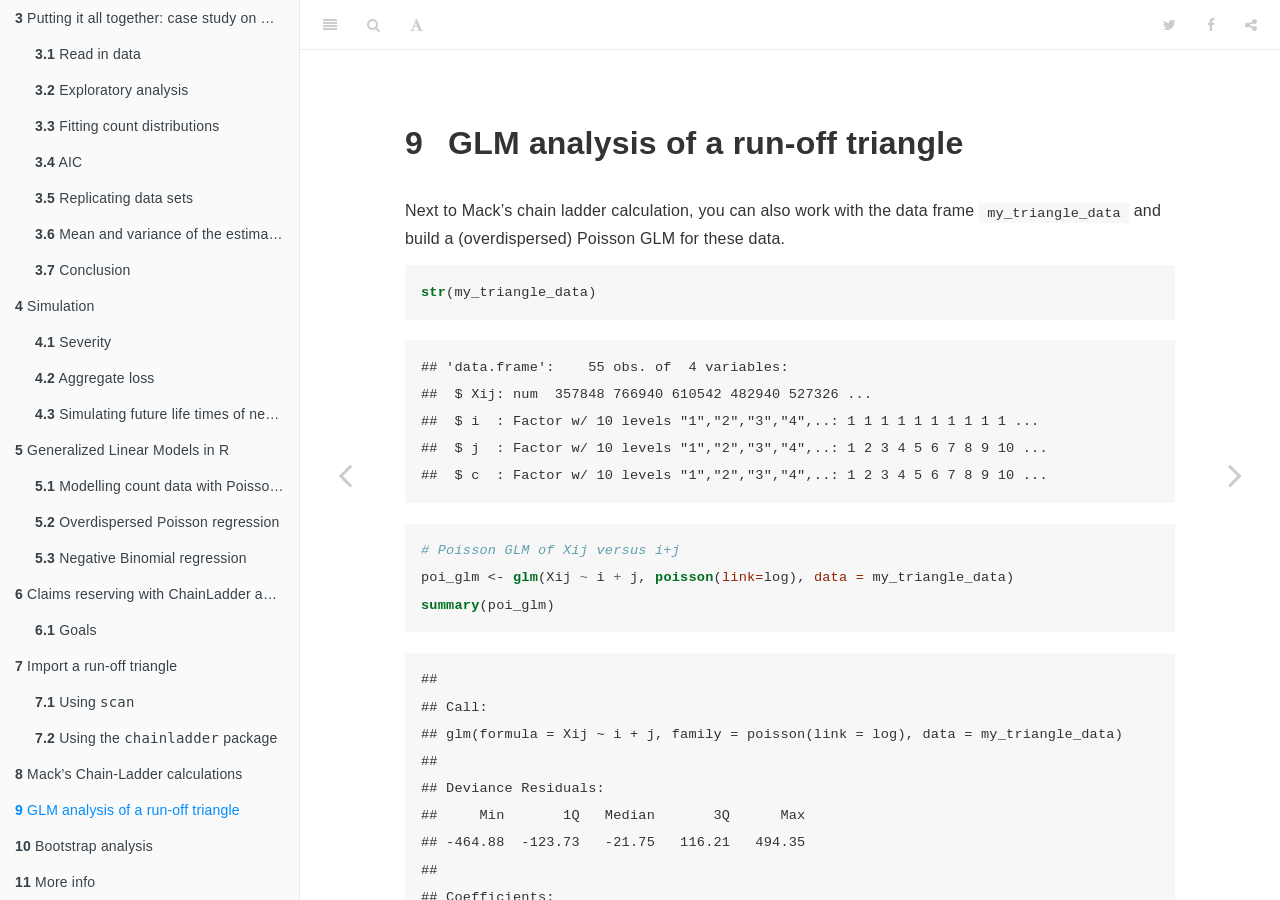
<file: glm-analysis-of-a-run-off-triangle.html>
<!DOCTYPE html>
<html >

<head>

  <meta charset="UTF-8">
  <meta http-equiv="X-UA-Compatible" content="IE=edge">
  <title>9 GLM analysis of a run-off triangle | Risk Modelling in Insurance : a collection of computer labs in R</title>
  <meta name="description" content="Tutorials for the course of Loss Models">
  <meta name="generator" content="bookdown  and GitBook 2.6.7">

  <meta property="og:title" content="9 GLM analysis of a run-off triangle | Risk Modelling in Insurance : a collection of computer labs in R" />
  <meta property="og:type" content="book" />
  
  
  <meta property="og:description" content="Tutorials for the course of Loss Models" />
  

  <meta name="twitter:card" content="summary" />
  <meta name="twitter:title" content="9 GLM analysis of a run-off triangle | Risk Modelling in Insurance : a collection of computer labs in R" />
  
  <meta name="twitter:description" content="Tutorials for the course of Loss Models" />
  

<meta name="author" content="Katrien Antonio and Jonas Crevecoeur">


<meta name="date" content="2019-01-13">

  <meta name="viewport" content="width=device-width, initial-scale=1">
  <meta name="apple-mobile-web-app-capable" content="yes">
  <meta name="apple-mobile-web-app-status-bar-style" content="black">
  
  
<link rel="prev" href="macks-chain-ladder-calculations.html">
<link rel="next" href="bootstrap-analysis.html">
<script src="libs/jquery-2.2.3/jquery.min.js"></script>
<link href="libs/gitbook-2.6.7/css/style.css" rel="stylesheet" />
<link href="libs/gitbook-2.6.7/css/plugin-table.css" rel="stylesheet" />
<link href="libs/gitbook-2.6.7/css/plugin-bookdown.css" rel="stylesheet" />
<link href="libs/gitbook-2.6.7/css/plugin-highlight.css" rel="stylesheet" />
<link href="libs/gitbook-2.6.7/css/plugin-search.css" rel="stylesheet" />
<link href="libs/gitbook-2.6.7/css/plugin-fontsettings.css" rel="stylesheet" />







<script>
$(document).ready(function() {

  $chunks = $('.fold');

  $chunks.each(function () {

    // add button to source code chunks
      $(this).prepend("<div class=\"showopt\">Show Solution</div><br style=\"line-height:22px;\"/>");
 
	$child = $(this).children('div');
	$child.each(function(){
		$(this).children('').attr('class', 'folded');
	});
	$(this).children('pre').attr('class', 'folded');
	$(this).children('p').attr('class', 'folded');
   });

  // hide all chunks when document is loaded
  $('.folded').css('display', 'none')

  // function to toggle the visibility
  $('.showopt').click(function() {
    var label = $(this).html();
    if (label.indexOf("Show") >= 0) {
      $(this).html(label.replace("Show", "Hide"));
    } else {
      $(this).html(label.replace("Hide", "Show"));
    }
    	$child = $(this).siblings('div');
	$child.each(function(){
		$(this).children('pre').slideToggle('fast', 'swing');
	});
	$(this).siblings('pre').slideToggle('fast', 'swing');
	$(this).siblings('p').slideToggle('fast', 'swing');
  });
});
</script>


<style type="text/css">
a.sourceLine { display: inline-block; line-height: 1.25; }
a.sourceLine { pointer-events: none; color: inherit; text-decoration: inherit; }
a.sourceLine:empty { height: 1.2em; position: absolute; }
.sourceCode { overflow: visible; }
code.sourceCode { white-space: pre; position: relative; }
div.sourceCode { margin: 1em 0; }
pre.sourceCode { margin: 0; }
@media screen {
div.sourceCode { overflow: auto; }
}
@media print {
code.sourceCode { white-space: pre-wrap; }
a.sourceLine { text-indent: -1em; padding-left: 1em; }
}
pre.numberSource a.sourceLine
  { position: relative; }
pre.numberSource a.sourceLine:empty
  { position: absolute; }
pre.numberSource a.sourceLine::before
  { content: attr(data-line-number);
    position: absolute; left: -5em; text-align: right; vertical-align: baseline;
    border: none; pointer-events: all;
    -webkit-touch-callout: none; -webkit-user-select: none;
    -khtml-user-select: none; -moz-user-select: none;
    -ms-user-select: none; user-select: none;
    padding: 0 4px; width: 4em;
    color: #aaaaaa;
  }
pre.numberSource { margin-left: 3em; border-left: 1px solid #aaaaaa;  padding-left: 4px; }
div.sourceCode
  {  }
@media screen {
a.sourceLine::before { text-decoration: underline; }
}
code span.al { color: #ff0000; font-weight: bold; } /* Alert */
code span.an { color: #60a0b0; font-weight: bold; font-style: italic; } /* Annotation */
code span.at { color: #7d9029; } /* Attribute */
code span.bn { color: #40a070; } /* BaseN */
code span.bu { } /* BuiltIn */
code span.cf { color: #007020; font-weight: bold; } /* ControlFlow */
code span.ch { color: #4070a0; } /* Char */
code span.cn { color: #880000; } /* Constant */
code span.co { color: #60a0b0; font-style: italic; } /* Comment */
code span.cv { color: #60a0b0; font-weight: bold; font-style: italic; } /* CommentVar */
code span.do { color: #ba2121; font-style: italic; } /* Documentation */
code span.dt { color: #902000; } /* DataType */
code span.dv { color: #40a070; } /* DecVal */
code span.er { color: #ff0000; font-weight: bold; } /* Error */
code span.ex { } /* Extension */
code span.fl { color: #40a070; } /* Float */
code span.fu { color: #06287e; } /* Function */
code span.im { } /* Import */
code span.in { color: #60a0b0; font-weight: bold; font-style: italic; } /* Information */
code span.kw { color: #007020; font-weight: bold; } /* Keyword */
code span.op { color: #666666; } /* Operator */
code span.ot { color: #007020; } /* Other */
code span.pp { color: #bc7a00; } /* Preprocessor */
code span.sc { color: #4070a0; } /* SpecialChar */
code span.ss { color: #bb6688; } /* SpecialString */
code span.st { color: #4070a0; } /* String */
code span.va { color: #19177c; } /* Variable */
code span.vs { color: #4070a0; } /* VerbatimString */
code span.wa { color: #60a0b0; font-weight: bold; font-style: italic; } /* Warning */
</style>

<link rel="stylesheet" href="style.css" type="text/css" />
</head>

<body>



  <div class="book without-animation with-summary font-size-2 font-family-1" data-basepath=".">

    <div class="book-summary">
      <nav role="navigation">

<ul class="summary">
<li class="chapter" data-level="1" data-path="index.html"><a href="index.html"><i class="fa fa-check"></i><b>1</b> Intro</a></li>
<li class="chapter" data-level="2" data-path="simple-parametric-distributions-for-frequency-and-severity-data.html"><a href="simple-parametric-distributions-for-frequency-and-severity-data.html"><i class="fa fa-check"></i><b>2</b> Simple, parametric distributions for frequency and severity data</a><ul>
<li class="chapter" data-level="2.1" data-path="simple-parametric-distributions-for-frequency-and-severity-data.html"><a href="simple-parametric-distributions-for-frequency-and-severity-data.html#the-exponential-distribution"><i class="fa fa-check"></i><b>2.1</b> The exponential distribution</a><ul>
<li class="chapter" data-level="2.1.1" data-path="simple-parametric-distributions-for-frequency-and-severity-data.html"><a href="simple-parametric-distributions-for-frequency-and-severity-data.html#simulating-data"><i class="fa fa-check"></i><b>2.1.1</b> Simulating data</a></li>
<li class="chapter" data-level="2.1.2" data-path="simple-parametric-distributions-for-frequency-and-severity-data.html"><a href="simple-parametric-distributions-for-frequency-and-severity-data.html#exploratory-analysis"><i class="fa fa-check"></i><b>2.1.2</b> Exploratory analysis</a></li>
<li class="chapter" data-level="2.1.3" data-path="simple-parametric-distributions-for-frequency-and-severity-data.html"><a href="simple-parametric-distributions-for-frequency-and-severity-data.html#data-visualization-with-ggplot"><i class="fa fa-check"></i><b>2.1.3</b> Data visualization with ggplot</a></li>
<li class="chapter" data-level="2.1.4" data-path="simple-parametric-distributions-for-frequency-and-severity-data.html"><a href="simple-parametric-distributions-for-frequency-and-severity-data.html#maximum-likelihood-estimation-mle"><i class="fa fa-check"></i><b>2.1.4</b> Maximum Likelihood Estimation (MLE)</a></li>
</ul></li>
<li class="chapter" data-level="2.2" data-path="simple-parametric-distributions-for-frequency-and-severity-data.html"><a href="simple-parametric-distributions-for-frequency-and-severity-data.html#discrete-distributions"><i class="fa fa-check"></i><b>2.2</b> Discrete distributions</a><ul>
<li class="chapter" data-level="2.2.1" data-path="simple-parametric-distributions-for-frequency-and-severity-data.html"><a href="simple-parametric-distributions-for-frequency-and-severity-data.html#simulating-the-data"><i class="fa fa-check"></i><b>2.2.1</b> Simulating the data</a></li>
<li class="chapter" data-level="2.2.2" data-path="simple-parametric-distributions-for-frequency-and-severity-data.html"><a href="simple-parametric-distributions-for-frequency-and-severity-data.html#exploratory-analysis-1"><i class="fa fa-check"></i><b>2.2.2</b> Exploratory analysis</a></li>
<li class="chapter" data-level="2.2.3" data-path="simple-parametric-distributions-for-frequency-and-severity-data.html"><a href="simple-parametric-distributions-for-frequency-and-severity-data.html#maximum-likelihood-estimation-mle-1"><i class="fa fa-check"></i><b>2.2.3</b> Maximum Likelihood Estimation (MLE)</a></li>
<li class="chapter" data-level="2.2.4" data-path="simple-parametric-distributions-for-frequency-and-severity-data.html"><a href="simple-parametric-distributions-for-frequency-and-severity-data.html#comparing-fitted-models"><i class="fa fa-check"></i><b>2.2.4</b> Comparing fitted models</a></li>
</ul></li>
</ul></li>
<li class="chapter" data-level="3" data-path="putting-it-all-together-case-study-on-modelling-claim-counts.html"><a href="putting-it-all-together-case-study-on-modelling-claim-counts.html"><i class="fa fa-check"></i><b>3</b> Putting it all together: case study on modelling claim counts</a><ul>
<li class="chapter" data-level="3.1" data-path="putting-it-all-together-case-study-on-modelling-claim-counts.html"><a href="putting-it-all-together-case-study-on-modelling-claim-counts.html#read-in-data"><i class="fa fa-check"></i><b>3.1</b> Read in data</a><ul>
<li class="chapter" data-level="3.1.1" data-path="putting-it-all-together-case-study-on-modelling-claim-counts.html"><a href="putting-it-all-together-case-study-on-modelling-claim-counts.html#determining-the-file-path"><i class="fa fa-check"></i><b>3.1.1</b> Determining the file path</a></li>
<li class="chapter" data-level="3.1.2" data-path="putting-it-all-together-case-study-on-modelling-claim-counts.html"><a href="putting-it-all-together-case-study-on-modelling-claim-counts.html#importing-a-.txt-file"><i class="fa fa-check"></i><b>3.1.2</b> Importing a .txt file</a></li>
</ul></li>
<li class="chapter" data-level="3.2" data-path="putting-it-all-together-case-study-on-modelling-claim-counts.html"><a href="putting-it-all-together-case-study-on-modelling-claim-counts.html#exploratory-analysis-2"><i class="fa fa-check"></i><b>3.2</b> Exploratory analysis</a><ul>
<li class="chapter" data-level="3.2.1" data-path="putting-it-all-together-case-study-on-modelling-claim-counts.html"><a href="putting-it-all-together-case-study-on-modelling-claim-counts.html#summary-statistics-disregarding-exposure"><i class="fa fa-check"></i><b>3.2.1</b> Summary statistics disregarding exposure</a></li>
<li class="chapter" data-level="3.2.2" data-path="putting-it-all-together-case-study-on-modelling-claim-counts.html"><a href="putting-it-all-together-case-study-on-modelling-claim-counts.html#summary-statistics-taking-into-account-exposure"><i class="fa fa-check"></i><b>3.2.2</b> Summary statistics taking into account exposure</a></li>
<li class="chapter" data-level="3.2.3" data-path="putting-it-all-together-case-study-on-modelling-claim-counts.html"><a href="putting-it-all-together-case-study-on-modelling-claim-counts.html#empirical-probability-distribution"><i class="fa fa-check"></i><b>3.2.3</b> Empirical probability distribution</a></li>
<li class="chapter" data-level="3.2.4" data-path="putting-it-all-together-case-study-on-modelling-claim-counts.html"><a href="putting-it-all-together-case-study-on-modelling-claim-counts.html#the-a-b-0-class-of-distributions"><i class="fa fa-check"></i><b>3.2.4</b> The (a, b, 0) class of distributions</a></li>
</ul></li>
<li class="chapter" data-level="3.3" data-path="putting-it-all-together-case-study-on-modelling-claim-counts.html"><a href="putting-it-all-together-case-study-on-modelling-claim-counts.html#fitting-count-distributions"><i class="fa fa-check"></i><b>3.3</b> Fitting count distributions</a><ul>
<li class="chapter" data-level="3.3.1" data-path="putting-it-all-together-case-study-on-modelling-claim-counts.html"><a href="putting-it-all-together-case-study-on-modelling-claim-counts.html#poisson"><i class="fa fa-check"></i><b>3.3.1</b> Poisson</a></li>
<li class="chapter" data-level="3.3.2" data-path="putting-it-all-together-case-study-on-modelling-claim-counts.html"><a href="putting-it-all-together-case-study-on-modelling-claim-counts.html#negative-binomial-1"><i class="fa fa-check"></i><b>3.3.2</b> Negative binomial</a></li>
<li class="chapter" data-level="3.3.3" data-path="putting-it-all-together-case-study-on-modelling-claim-counts.html"><a href="putting-it-all-together-case-study-on-modelling-claim-counts.html#modified-poisson-distributions"><i class="fa fa-check"></i><b>3.3.3</b> Modified Poisson distributions</a></li>
</ul></li>
<li class="chapter" data-level="3.4" data-path="putting-it-all-together-case-study-on-modelling-claim-counts.html"><a href="putting-it-all-together-case-study-on-modelling-claim-counts.html#aic-1"><i class="fa fa-check"></i><b>3.4</b> AIC</a></li>
<li class="chapter" data-level="3.5" data-path="putting-it-all-together-case-study-on-modelling-claim-counts.html"><a href="putting-it-all-together-case-study-on-modelling-claim-counts.html#replicating-data-sets"><i class="fa fa-check"></i><b>3.5</b> Replicating data sets</a><ul>
<li class="chapter" data-level="3.5.1" data-path="putting-it-all-together-case-study-on-modelling-claim-counts.html"><a href="putting-it-all-together-case-study-on-modelling-claim-counts.html#poisson-1"><i class="fa fa-check"></i><b>3.5.1</b> Poisson</a></li>
<li class="chapter" data-level="3.5.2" data-path="putting-it-all-together-case-study-on-modelling-claim-counts.html"><a href="putting-it-all-together-case-study-on-modelling-claim-counts.html#nb"><i class="fa fa-check"></i><b>3.5.2</b> NB</a></li>
<li class="chapter" data-level="3.5.3" data-path="putting-it-all-together-case-study-on-modelling-claim-counts.html"><a href="putting-it-all-together-case-study-on-modelling-claim-counts.html#zip"><i class="fa fa-check"></i><b>3.5.3</b> ZIP</a></li>
<li class="chapter" data-level="3.5.4" data-path="putting-it-all-together-case-study-on-modelling-claim-counts.html"><a href="putting-it-all-together-case-study-on-modelling-claim-counts.html#hurdle-poisson-1"><i class="fa fa-check"></i><b>3.5.4</b> Hurdle Poisson</a></li>
</ul></li>
<li class="chapter" data-level="3.6" data-path="putting-it-all-together-case-study-on-modelling-claim-counts.html"><a href="putting-it-all-together-case-study-on-modelling-claim-counts.html#mean-and-variance-of-the-estimated-zip-nb-hurdle-poisson"><i class="fa fa-check"></i><b>3.6</b> Mean and variance of the estimated ZIP, NB, Hurdle Poisson</a><ul>
<li class="chapter" data-level="3.6.1" data-path="putting-it-all-together-case-study-on-modelling-claim-counts.html"><a href="putting-it-all-together-case-study-on-modelling-claim-counts.html#poisson-2"><i class="fa fa-check"></i><b>3.6.1</b> Poisson</a></li>
<li class="chapter" data-level="3.6.2" data-path="putting-it-all-together-case-study-on-modelling-claim-counts.html"><a href="putting-it-all-together-case-study-on-modelling-claim-counts.html#nb-1"><i class="fa fa-check"></i><b>3.6.2</b> NB</a></li>
<li class="chapter" data-level="3.6.3" data-path="putting-it-all-together-case-study-on-modelling-claim-counts.html"><a href="putting-it-all-together-case-study-on-modelling-claim-counts.html#zip-1"><i class="fa fa-check"></i><b>3.6.3</b> ZIP</a></li>
<li class="chapter" data-level="3.6.4" data-path="putting-it-all-together-case-study-on-modelling-claim-counts.html"><a href="putting-it-all-together-case-study-on-modelling-claim-counts.html#hurdle-poisson-2"><i class="fa fa-check"></i><b>3.6.4</b> Hurdle Poisson</a></li>
<li class="chapter" data-level="3.6.5" data-path="putting-it-all-together-case-study-on-modelling-claim-counts.html"><a href="putting-it-all-together-case-study-on-modelling-claim-counts.html#comparison-with-empirical-mean-and-variance"><i class="fa fa-check"></i><b>3.6.5</b> Comparison with empirical mean and variance</a></li>
</ul></li>
<li class="chapter" data-level="3.7" data-path="putting-it-all-together-case-study-on-modelling-claim-counts.html"><a href="putting-it-all-together-case-study-on-modelling-claim-counts.html#conclusion"><i class="fa fa-check"></i><b>3.7</b> Conclusion</a></li>
</ul></li>
<li class="chapter" data-level="4" data-path="simulation.html"><a href="simulation.html"><i class="fa fa-check"></i><b>4</b> Simulation</a><ul>
<li class="chapter" data-level="4.1" data-path="simulation.html"><a href="simulation.html#severity"><i class="fa fa-check"></i><b>4.1</b> Severity</a><ul>
<li class="chapter" data-level="4.1.1" data-path="simulation.html"><a href="simulation.html#probability-integral-transform"><i class="fa fa-check"></i><b>4.1.1</b> Probability integral transform</a></li>
<li class="chapter" data-level="4.1.2" data-path="simulation.html"><a href="simulation.html#visualization"><i class="fa fa-check"></i><b>4.1.2</b> Visualization</a></li>
<li class="chapter" data-level="4.1.3" data-path="simulation.html"><a href="simulation.html#expected-loss-with-a-deductible"><i class="fa fa-check"></i><b>4.1.3</b> Expected loss with a deductible</a></li>
</ul></li>
<li class="chapter" data-level="4.2" data-path="simulation.html"><a href="simulation.html#aggregate-loss"><i class="fa fa-check"></i><b>4.2</b> Aggregate loss</a></li>
<li class="chapter" data-level="4.3" data-path="simulation.html"><a href="simulation.html#simulating-future-life-times-of-newborns"><i class="fa fa-check"></i><b>4.3</b> Simulating future life times of newborns</a><ul>
<li class="chapter" data-level="4.3.1" data-path="simulation.html"><a href="simulation.html#importing-the-data"><i class="fa fa-check"></i><b>4.3.1</b> Importing the data</a></li>
<li class="chapter" data-level="4.3.2" data-path="simulation.html"><a href="simulation.html#simulate-the-whole-life-time"><i class="fa fa-check"></i><b>4.3.2</b> Simulate the whole life time</a></li>
<li class="chapter" data-level="4.3.3" data-path="simulation.html"><a href="simulation.html#simulate-the-future-lifetime"><i class="fa fa-check"></i><b>4.3.3</b> Simulate the future lifetime</a></li>
<li class="chapter" data-level="4.3.4" data-path="simulation.html"><a href="simulation.html#visualize-the-data"><i class="fa fa-check"></i><b>4.3.4</b> Visualize the data</a></li>
</ul></li>
</ul></li>
<li class="chapter" data-level="5" data-path="glms.html"><a href="glms.html"><i class="fa fa-check"></i><b>5</b> Generalized Linear Models in R</a><ul>
<li class="chapter" data-level="5.1" data-path="glms.html"><a href="glms.html#modelling-count-data-with-poisson-regression-models"><i class="fa fa-check"></i><b>5.1</b> Modelling count data with Poisson regression models</a><ul>
<li class="chapter" data-level="5.1.1" data-path="glms.html"><a href="glms.html#a-first-data-set"><i class="fa fa-check"></i><b>5.1.1</b> A first data set</a></li>
<li class="chapter" data-level="5.1.2" data-path="glms.html"><a href="glms.html#fit-a-poisson-glm"><i class="fa fa-check"></i><b>5.1.2</b> Fit a Poisson GLM</a></li>
<li class="chapter" data-level="5.1.3" data-path="glms.html"><a href="glms.html#the-use-of-exposure"><i class="fa fa-check"></i><b>5.1.3</b> The use of exposure</a></li>
<li class="chapter" data-level="5.1.4" data-path="glms.html"><a href="glms.html#analysis-of-deviance-for-glms"><i class="fa fa-check"></i><b>5.1.4</b> Analysis of deviance for GLMs</a></li>
<li class="chapter" data-level="5.1.5" data-path="glms.html"><a href="glms.html#an-example"><i class="fa fa-check"></i><b>5.1.5</b> An example</a></li>
</ul></li>
<li class="chapter" data-level="5.2" data-path="glms.html"><a href="glms.html#overdispersed-poisson-regression"><i class="fa fa-check"></i><b>5.2</b> Overdispersed Poisson regression</a></li>
<li class="chapter" data-level="5.3" data-path="glms.html"><a href="glms.html#negative-binomial-regression"><i class="fa fa-check"></i><b>5.3</b> Negative Binomial regression</a></li>
</ul></li>
<li class="chapter" data-level="6" data-path="claims-reserving-with-chainladder-and-glms.html"><a href="claims-reserving-with-chainladder-and-glms.html"><i class="fa fa-check"></i><b>6</b> Claims reserving with ChainLadder and GLMs</a><ul>
<li class="chapter" data-level="6.1" data-path="claims-reserving-with-chainladder-and-glms.html"><a href="claims-reserving-with-chainladder-and-glms.html#goals"><i class="fa fa-check"></i><b>6.1</b> Goals</a></li>
</ul></li>
<li class="chapter" data-level="7" data-path="import-a-run-off-triangle.html"><a href="import-a-run-off-triangle.html"><i class="fa fa-check"></i><b>7</b> Import a run-off triangle</a><ul>
<li class="chapter" data-level="7.1" data-path="import-a-run-off-triangle.html"><a href="import-a-run-off-triangle.html#using-scan"><i class="fa fa-check"></i><b>7.1</b> Using <code>scan</code></a></li>
<li class="chapter" data-level="7.2" data-path="import-a-run-off-triangle.html"><a href="import-a-run-off-triangle.html#using-the-chainladder-package"><i class="fa fa-check"></i><b>7.2</b> Using the <code>chainladder</code> package</a></li>
</ul></li>
<li class="chapter" data-level="8" data-path="macks-chain-ladder-calculations.html"><a href="macks-chain-ladder-calculations.html"><i class="fa fa-check"></i><b>8</b> Mack’s Chain-Ladder calculations</a></li>
<li class="chapter" data-level="9" data-path="glm-analysis-of-a-run-off-triangle.html"><a href="glm-analysis-of-a-run-off-triangle.html"><i class="fa fa-check"></i><b>9</b> GLM analysis of a run-off triangle</a></li>
<li class="chapter" data-level="10" data-path="bootstrap-analysis.html"><a href="bootstrap-analysis.html"><i class="fa fa-check"></i><b>10</b> Bootstrap analysis</a></li>
<li class="chapter" data-level="11" data-path="more-info.html"><a href="more-info.html"><i class="fa fa-check"></i><b>11</b> More info</a></li>
</ul>

      </nav>
    </div>

    <div class="book-body">
      <div class="body-inner">
        <div class="book-header" role="navigation">
          <h1>
            <i class="fa fa-circle-o-notch fa-spin"></i><a href="./">Risk Modelling in Insurance : a collection of computer labs in R</a>
          </h1>
        </div>

        <div class="page-wrapper" tabindex="-1" role="main">
          <div class="page-inner">

            <section class="normal" id="section-">
<div id="glm-analysis-of-a-run-off-triangle" class="section level1">
<h1><span class="header-section-number">9</span> GLM analysis of a run-off triangle</h1>
<p>Next to Mack’s chain ladder calculation, you can also work with the data frame <code>my_triangle_data</code> and build a (overdispersed) Poisson GLM for these data.</p>
<pre class="sourceCode r"><code class="sourceCode r"><span class="kw">str</span>(my_triangle_data)</code></pre>
<pre><code>## &#39;data.frame&#39;:    55 obs. of  4 variables:
##  $ Xij: num  357848 766940 610542 482940 527326 ...
##  $ i  : Factor w/ 10 levels &quot;1&quot;,&quot;2&quot;,&quot;3&quot;,&quot;4&quot;,..: 1 1 1 1 1 1 1 1 1 1 ...
##  $ j  : Factor w/ 10 levels &quot;1&quot;,&quot;2&quot;,&quot;3&quot;,&quot;4&quot;,..: 1 2 3 4 5 6 7 8 9 10 ...
##  $ c  : Factor w/ 10 levels &quot;1&quot;,&quot;2&quot;,&quot;3&quot;,&quot;4&quot;,..: 1 2 3 4 5 6 7 8 9 10 ...</code></pre>
<pre class="sourceCode r"><code class="sourceCode r"><span class="co"># Poisson GLM of Xij versus i+j</span>
poi_glm &lt;-<span class="st"> </span><span class="kw">glm</span>(Xij <span class="op">~</span><span class="st"> </span>i <span class="op">+</span><span class="st"> </span>j, <span class="kw">poisson</span>(<span class="dt">link=</span>log), <span class="dt">data =</span> my_triangle_data)
<span class="kw">summary</span>(poi_glm)</code></pre>
<pre><code>## 
## Call:
## glm(formula = Xij ~ i + j, family = poisson(link = log), data = my_triangle_data)
## 
## Deviance Residuals: 
##     Min       1Q   Median       3Q      Max  
## -464.88  -123.73   -21.75   116.21   494.35  
## 
## Coefficients:
##               Estimate Std. Error   z value Pr(&gt;|z|)    
## (Intercept) 12.5064047  0.0007540 16587.372  &lt; 2e-16 ***
## i2           0.3312722  0.0006694   494.848  &lt; 2e-16 ***
## i3           0.3211186  0.0006877   466.963  &lt; 2e-16 ***
## i4           0.3059600  0.0007008   436.570  &lt; 2e-16 ***
## i5           0.2193163  0.0007324   299.461  &lt; 2e-16 ***
## i6           0.2700770  0.0007445   362.755  &lt; 2e-16 ***
## i7           0.3722084  0.0007606   489.344  &lt; 2e-16 ***
## i8           0.5533331  0.0008133   680.377  &lt; 2e-16 ***
## i9           0.3689342  0.0010429   353.772  &lt; 2e-16 ***
## i10          0.2420330  0.0018642   129.830  &lt; 2e-16 ***
## j2           0.9125263  0.0006490  1406.042  &lt; 2e-16 ***
## j3           0.9588306  0.0006652  1441.374  &lt; 2e-16 ***
## j4           1.0259970  0.0006840  1499.927  &lt; 2e-16 ***
## j5           0.4352762  0.0008019   542.814  &lt; 2e-16 ***
## j6           0.0800565  0.0009364    85.492  &lt; 2e-16 ***
## j7          -0.0063815  0.0010390    -6.142 8.14e-10 ***
## j8          -0.3944522  0.0013529  -291.560  &lt; 2e-16 ***
## j9           0.0093782  0.0013963     6.716 1.86e-11 ***
## j10         -1.3799067  0.0039097  -352.946  &lt; 2e-16 ***
## ---
## Signif. codes:  0 &#39;***&#39; 0.001 &#39;**&#39; 0.01 &#39;*&#39; 0.05 &#39;.&#39; 0.1 &#39; &#39; 1
## 
## (Dispersion parameter for poisson family taken to be 1)
## 
##     Null deviance: 10699464  on 54  degrees of freedom
## Residual deviance:  1903014  on 36  degrees of freedom
## AIC: 1903877
## 
## Number of Fisher Scoring iterations: 4</code></pre>
<pre class="sourceCode r"><code class="sourceCode r"><span class="co"># get coefficients of this regression model</span>
<span class="kw">coef</span>(poi_glm)</code></pre>
<pre><code>##  (Intercept)           i2           i3           i4           i5 
## 12.506404677  0.331272153  0.321118578  0.305960003  0.219316314 
##           i6           i7           i8           i9          i10 
##  0.270077015  0.372208424  0.553333059  0.368934194  0.242032956 
##           j2           j3           j4           j5           j6 
##  0.912526274  0.958830628  1.025997003  0.435276183  0.080056547 
##           j7           j8           j9          j10 
## -0.006381469 -0.394452205  0.009378211 -1.379906692</code></pre>
<p><strong>Exercise</strong>:</p>
<ul>
<li>write down the full model specification of this GLM.</li>
</ul>
<p>Using the coefficients stored in <code>poi_glm</code> you want to extract fitted values for upper and lower triangle.</p>
<pre class="sourceCode r"><code class="sourceCode r"><span class="co"># apply inverse link function</span>
coefs &lt;-<span class="st"> </span><span class="kw">exp</span>(<span class="kw">as.numeric</span>(<span class="kw">coef</span>(poi_glm)))
alpha &lt;-<span class="st"> </span><span class="kw">c</span>(<span class="dv">1</span>, coefs[<span class="dv">2</span><span class="op">:</span>TT])<span class="op">*</span>coefs[<span class="dv">1</span>]
alpha</code></pre>
<pre><code>##  [1] 270061.4 376125.0 372325.3 366724.0 336287.3 353798.1 391841.7
##  [8] 469647.5 390560.8 344014.0</code></pre>
<pre class="sourceCode r"><code class="sourceCode r"><span class="kw">length</span>(alpha)</code></pre>
<pre><code>## [1] 10</code></pre>
<pre class="sourceCode r"><code class="sourceCode r">beta  &lt;-<span class="st"> </span><span class="kw">c</span>(<span class="dv">1</span>, coefs[(TT<span class="op">+</span><span class="dv">1</span>)<span class="op">:</span>(<span class="dv">2</span><span class="op">*</span>TT<span class="dv">-1</span>)])
beta</code></pre>
<pre><code>##  [1] 1.0000000 2.4906065 2.6086442 2.7898756 1.5453898 1.0833483 0.9936388
##  [8] 0.6740492 1.0094223 0.2516020</code></pre>
<pre class="sourceCode r"><code class="sourceCode r"><span class="kw">length</span>(beta)</code></pre>
<pre><code>## [1] 10</code></pre>
<pre class="sourceCode r"><code class="sourceCode r"><span class="co"># fitted values, original scale</span>
orig_fits &lt;-<span class="st"> </span>alpha <span class="op">%*%</span><span class="st"> </span><span class="kw">t</span>(beta)
<span class="kw">dim</span>(orig_fits)</code></pre>
<pre><code>## [1] 10 10</code></pre>
<pre class="sourceCode r"><code class="sourceCode r"><span class="kw">str</span>(orig_fits)</code></pre>
<pre><code>##  num [1:10, 1:10] 270061 376125 372325 366724 336287 ...</code></pre>
<pre class="sourceCode r"><code class="sourceCode r">orig_fits</code></pre>
<pre><code>##           [,1]      [,2]      [,3]      [,4]     [,5]     [,6]     [,7]
##  [1,] 270061.4  672616.7  704494.1  753437.8 417350.2 292570.6 268343.5
##  [2,] 376125.0  936779.4  981176.3 1049342.0 581259.8 407474.4 373732.4
##  [3,] 372325.3  927315.9  971264.3 1038741.3 575387.7 403358.0 369956.9
##  [4,] 366724.0  913365.1  956652.3 1023114.2 566731.5 397289.8 364391.2
##  [5,] 336287.3  837559.2  877253.8  938199.6 519694.9 364316.2 334148.1
##  [6,] 353798.1  881171.9  922933.4  987052.7 546756.0 383286.6 351547.5
##  [7,] 391841.7  975923.4 1022175.5 1093189.5 605548.1 424501.0 389349.1
##  [8,] 469647.5 1169707.2 1225143.3 1310258.2 725788.5 508791.9 466660.0
##  [9,] 390560.8  972733.2 1018834.1 1089616.0 603568.6 423113.4 388076.4
## [10,] 344014.0  856803.5  897410.1  959756.3 531635.7 372687.0 341825.7
##           [,8]     [,9]     [,10]
##  [1,] 182034.7 272606.0  67948.00
##  [2,] 253526.8 379669.0  94633.81
##  [3,] 250965.6 375833.5  93677.80
##  [4,] 247190.0 370179.3  92268.49
##  [5,] 226674.1 339455.9  84610.55
##  [6,] 238477.3 357131.7  89016.32
##  [7,] 264120.5 395533.7  98588.16
##  [8,] 316565.5 474072.7 118164.27
##  [9,] 263257.2 394240.8  98265.88
## [10,] 231882.4 347255.4  86554.62</code></pre>
<p>Of course, you can also extract <code>fitted.values</code> from the GLM stored in <code>poi_glm</code>. What is the difference with our own coded approach?</p>
<pre class="sourceCode r"><code class="sourceCode r"><span class="kw">fitted.values</span>(poi_glm)</code></pre>
<pre><code>##         1         2         3         4         5         6         7 
##  270061.4  672616.7  704494.1  753437.8  417350.2  292570.6  268343.5 
##         8         9        10        11        12        13        14 
##  182034.7  272606.0   67948.0  376125.0  936779.4  981176.3 1049342.0 
##        15        16        17        18        19        20        21 
##  581259.8  407474.4  373732.4  253526.8  379669.0  372325.3  927315.9 
##        22        23        24        25        26        27        28 
##  971264.3 1038741.3  575387.7  403358.0  369956.9  250965.6  366724.0 
##        29        30        31        32        33        34        35 
##  913365.1  956652.3 1023114.2  566731.5  397289.8  364391.2  336287.3 
##        36        37        38        39        40        41        42 
##  837559.2  877253.8  938199.6  519694.9  364316.2  353798.1  881171.9 
##        43        44        45        46        47        48        49 
##  922933.4  987052.7  546756.0  391841.7  975923.4 1022175.5 1093189.5 
##        50        51        52        53        54        55 
##  469647.5 1169707.2 1225143.3  390560.8  972733.2  344014.0</code></pre>
<pre class="sourceCode r"><code class="sourceCode r"><span class="co"># extract future</span>
future &lt;-<span class="st"> </span><span class="kw">row</span>(orig_fits) <span class="op">+</span><span class="st"> </span><span class="kw">col</span>(orig_fits) <span class="op">-</span><span class="st"> </span><span class="dv">1</span> <span class="op">&gt;</span><span class="st"> </span>TT
future</code></pre>
<pre><code>##        [,1]  [,2]  [,3]  [,4]  [,5]  [,6]  [,7]  [,8]  [,9] [,10]
##  [1,] FALSE FALSE FALSE FALSE FALSE FALSE FALSE FALSE FALSE FALSE
##  [2,] FALSE FALSE FALSE FALSE FALSE FALSE FALSE FALSE FALSE  TRUE
##  [3,] FALSE FALSE FALSE FALSE FALSE FALSE FALSE FALSE  TRUE  TRUE
##  [4,] FALSE FALSE FALSE FALSE FALSE FALSE FALSE  TRUE  TRUE  TRUE
##  [5,] FALSE FALSE FALSE FALSE FALSE FALSE  TRUE  TRUE  TRUE  TRUE
##  [6,] FALSE FALSE FALSE FALSE FALSE  TRUE  TRUE  TRUE  TRUE  TRUE
##  [7,] FALSE FALSE FALSE FALSE  TRUE  TRUE  TRUE  TRUE  TRUE  TRUE
##  [8,] FALSE FALSE FALSE  TRUE  TRUE  TRUE  TRUE  TRUE  TRUE  TRUE
##  [9,] FALSE FALSE  TRUE  TRUE  TRUE  TRUE  TRUE  TRUE  TRUE  TRUE
## [10,] FALSE  TRUE  TRUE  TRUE  TRUE  TRUE  TRUE  TRUE  TRUE  TRUE</code></pre>
<p>To conclude, you calculate the point estimates of the reserves (in total and per row) as obtained from the <code>poi_glm</code> fit.</p>
<pre class="sourceCode r"><code class="sourceCode r"><span class="co"># compare reserves with CL reserves</span>
orig_reserve_tot &lt;-<span class="st"> </span><span class="kw">sum</span>(orig_fits[future])
orig_reserve_row &lt;-<span class="st"> </span><span class="kw">numeric</span>(TT<span class="dv">-1</span>)
<span class="cf">for</span>(i <span class="cf">in</span> <span class="dv">2</span><span class="op">:</span>TT){
  orig_reserve_row[i<span class="dv">-1</span>] &lt;-<span class="st"> </span><span class="kw">sum</span>(orig_fits[i, (TT<span class="op">-</span>i<span class="op">+</span><span class="dv">2</span>)<span class="op">:</span>TT])
}
point_est_glm &lt;-<span class="st"> </span><span class="kw">data.frame</span>(<span class="dv">2</span><span class="op">:</span>TT, orig_reserve_row)
<span class="kw">names</span>(point_est_glm) &lt;-<span class="st"> </span><span class="kw">c</span>(<span class="st">&quot;row&quot;</span>, <span class="st">&quot;reserve&quot;</span>)
orig_reserve_tot</code></pre>
<pre><code>## [1] 18680856</code></pre>
<pre class="sourceCode r"><code class="sourceCode r">point_est_glm</code></pre>
<pre><code>##   row    reserve
## 1   2   94633.81
## 2   3  469511.29
## 3   4  709637.82
## 4   5  984888.64
## 5   6 1419459.46
## 6   7 2177640.62
## 7   8 3920301.01
## 8   9 4278972.26
## 9  10 4625810.69</code></pre>
<p><strong>Exercise</strong>:</p>
<ul>
<li>compare the point estimates with the results stored in object <code>M</code>. What do you conclude?</li>
<li>now redo the analysis, use <code>family = quasipoisson</code> to do overdispersed Poisson instead of regular Poisson regression.</li>
</ul>
</div>
            </section>

          </div>
        </div>
      </div>
<a href="macks-chain-ladder-calculations.html" class="navigation navigation-prev " aria-label="Previous page"><i class="fa fa-angle-left"></i></a>
<a href="bootstrap-analysis.html" class="navigation navigation-next " aria-label="Next page"><i class="fa fa-angle-right"></i></a>
    </div>
  </div>
<script src="libs/gitbook-2.6.7/js/app.min.js"></script>
<script src="libs/gitbook-2.6.7/js/lunr.js"></script>
<script src="libs/gitbook-2.6.7/js/plugin-search.js"></script>
<script src="libs/gitbook-2.6.7/js/plugin-sharing.js"></script>
<script src="libs/gitbook-2.6.7/js/plugin-fontsettings.js"></script>
<script src="libs/gitbook-2.6.7/js/plugin-bookdown.js"></script>
<script src="libs/gitbook-2.6.7/js/jquery.highlight.js"></script>
<script>
gitbook.require(["gitbook"], function(gitbook) {
gitbook.start({
"sharing": {
"github": false,
"facebook": true,
"twitter": true,
"google": false,
"linkedin": false,
"weibo": false,
"instapaper": false,
"vk": false,
"all": ["facebook", "google", "twitter", "linkedin", "weibo", "instapaper"]
},
"fontsettings": {
"theme": "white",
"family": "sans",
"size": 2
},
"edit": {
"link": null,
"text": null
},
"history": {
"link": null,
"text": null
},
"download": null,
"toc": {
"collapse": "subsection"
}
});
});
</script>

</body>

</html>
</file>
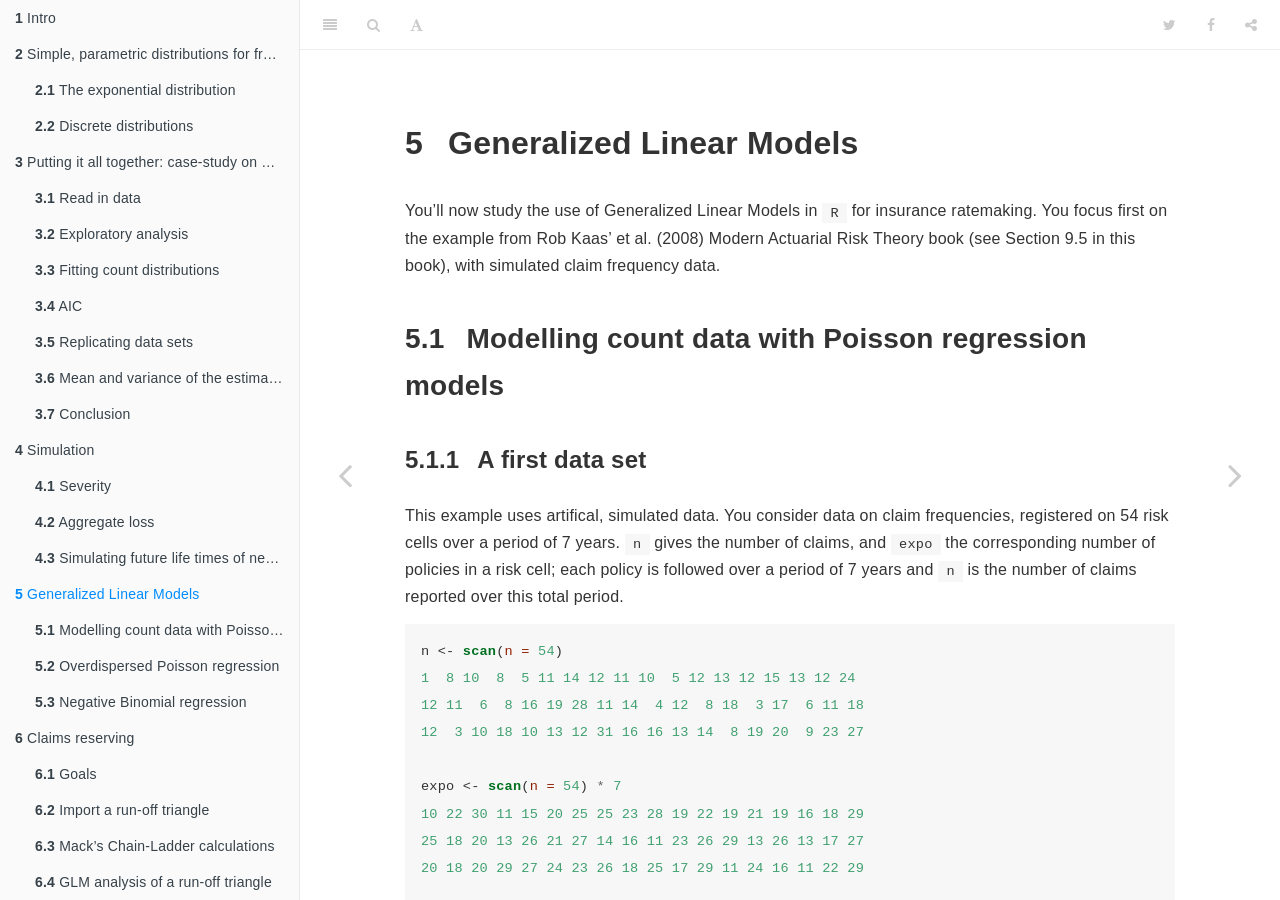
<file: glms.html>
<!DOCTYPE html>
<html >

<head>

  <meta charset="UTF-8">
  <meta http-equiv="X-UA-Compatible" content="IE=edge">
  <title>5 Generalized Linear Models | Risk Modelling in Insurance : a collection of computer labs in R</title>
  <meta name="description" content="Tutorials for the course of Loss Models">
  <meta name="generator" content="bookdown  and GitBook 2.6.7">

  <meta property="og:title" content="5 Generalized Linear Models | Risk Modelling in Insurance : a collection of computer labs in R" />
  <meta property="og:type" content="book" />
  
  
  <meta property="og:description" content="Tutorials for the course of Loss Models" />
  

  <meta name="twitter:card" content="summary" />
  <meta name="twitter:title" content="5 Generalized Linear Models | Risk Modelling in Insurance : a collection of computer labs in R" />
  
  <meta name="twitter:description" content="Tutorials for the course of Loss Models" />
  

<meta name="author" content="Katrien Antonio and Jonas Crevecoeur">


<meta name="date" content="2019-01-13">

  <meta name="viewport" content="width=device-width, initial-scale=1">
  <meta name="apple-mobile-web-app-capable" content="yes">
  <meta name="apple-mobile-web-app-status-bar-style" content="black">
  
  
<link rel="prev" href="simulation.html">
<link rel="next" href="claims-reserving.html">
<script src="libs/jquery-2.2.3/jquery.min.js"></script>
<link href="libs/gitbook-2.6.7/css/style.css" rel="stylesheet" />
<link href="libs/gitbook-2.6.7/css/plugin-table.css" rel="stylesheet" />
<link href="libs/gitbook-2.6.7/css/plugin-bookdown.css" rel="stylesheet" />
<link href="libs/gitbook-2.6.7/css/plugin-highlight.css" rel="stylesheet" />
<link href="libs/gitbook-2.6.7/css/plugin-search.css" rel="stylesheet" />
<link href="libs/gitbook-2.6.7/css/plugin-fontsettings.css" rel="stylesheet" />







<script>
$(document).ready(function() {

  $chunks = $('.fold');

  $chunks.each(function () {

    // add button to source code chunks
      $(this).prepend("<div class=\"showopt\">Show Solution</div><br style=\"line-height:22px;\"/>");
 
	$child = $(this).children('div');
	$child.each(function(){
		$(this).children('').attr('class', 'folded');
	});
	$(this).children('pre').attr('class', 'folded');
	$(this).children('p').attr('class', 'folded');
   });

  // hide all chunks when document is loaded
  $('.folded').css('display', 'none')

  // function to toggle the visibility
  $('.showopt').click(function() {
    var label = $(this).html();
    if (label.indexOf("Show") >= 0) {
      $(this).html(label.replace("Show", "Hide"));
    } else {
      $(this).html(label.replace("Hide", "Show"));
    }
    	$child = $(this).siblings('div');
	$child.each(function(){
		$(this).children('pre').slideToggle('fast', 'swing');
	});
	$(this).siblings('pre').slideToggle('fast', 'swing');
	$(this).siblings('p').slideToggle('fast', 'swing');
  });
});
</script>


<style type="text/css">
a.sourceLine { display: inline-block; line-height: 1.25; }
a.sourceLine { pointer-events: none; color: inherit; text-decoration: inherit; }
a.sourceLine:empty { height: 1.2em; position: absolute; }
.sourceCode { overflow: visible; }
code.sourceCode { white-space: pre; position: relative; }
div.sourceCode { margin: 1em 0; }
pre.sourceCode { margin: 0; }
@media screen {
div.sourceCode { overflow: auto; }
}
@media print {
code.sourceCode { white-space: pre-wrap; }
a.sourceLine { text-indent: -1em; padding-left: 1em; }
}
pre.numberSource a.sourceLine
  { position: relative; }
pre.numberSource a.sourceLine:empty
  { position: absolute; }
pre.numberSource a.sourceLine::before
  { content: attr(data-line-number);
    position: absolute; left: -5em; text-align: right; vertical-align: baseline;
    border: none; pointer-events: all;
    -webkit-touch-callout: none; -webkit-user-select: none;
    -khtml-user-select: none; -moz-user-select: none;
    -ms-user-select: none; user-select: none;
    padding: 0 4px; width: 4em;
    color: #aaaaaa;
  }
pre.numberSource { margin-left: 3em; border-left: 1px solid #aaaaaa;  padding-left: 4px; }
div.sourceCode
  {  }
@media screen {
a.sourceLine::before { text-decoration: underline; }
}
code span.al { color: #ff0000; font-weight: bold; } /* Alert */
code span.an { color: #60a0b0; font-weight: bold; font-style: italic; } /* Annotation */
code span.at { color: #7d9029; } /* Attribute */
code span.bn { color: #40a070; } /* BaseN */
code span.bu { } /* BuiltIn */
code span.cf { color: #007020; font-weight: bold; } /* ControlFlow */
code span.ch { color: #4070a0; } /* Char */
code span.cn { color: #880000; } /* Constant */
code span.co { color: #60a0b0; font-style: italic; } /* Comment */
code span.cv { color: #60a0b0; font-weight: bold; font-style: italic; } /* CommentVar */
code span.do { color: #ba2121; font-style: italic; } /* Documentation */
code span.dt { color: #902000; } /* DataType */
code span.dv { color: #40a070; } /* DecVal */
code span.er { color: #ff0000; font-weight: bold; } /* Error */
code span.ex { } /* Extension */
code span.fl { color: #40a070; } /* Float */
code span.fu { color: #06287e; } /* Function */
code span.im { } /* Import */
code span.in { color: #60a0b0; font-weight: bold; font-style: italic; } /* Information */
code span.kw { color: #007020; font-weight: bold; } /* Keyword */
code span.op { color: #666666; } /* Operator */
code span.ot { color: #007020; } /* Other */
code span.pp { color: #bc7a00; } /* Preprocessor */
code span.sc { color: #4070a0; } /* SpecialChar */
code span.ss { color: #bb6688; } /* SpecialString */
code span.st { color: #4070a0; } /* String */
code span.va { color: #19177c; } /* Variable */
code span.vs { color: #4070a0; } /* VerbatimString */
code span.wa { color: #60a0b0; font-weight: bold; font-style: italic; } /* Warning */
</style>

<link rel="stylesheet" href="style.css" type="text/css" />
</head>

<body>



  <div class="book without-animation with-summary font-size-2 font-family-1" data-basepath=".">

    <div class="book-summary">
      <nav role="navigation">

<ul class="summary">
<li class="chapter" data-level="1" data-path="index.html"><a href="index.html"><i class="fa fa-check"></i><b>1</b> Intro</a></li>
<li class="chapter" data-level="2" data-path="simple-parametric-distributions-for-frequency-and-severity-data.html"><a href="simple-parametric-distributions-for-frequency-and-severity-data.html"><i class="fa fa-check"></i><b>2</b> Simple, parametric distributions for frequency and severity data</a><ul>
<li class="chapter" data-level="2.1" data-path="simple-parametric-distributions-for-frequency-and-severity-data.html"><a href="simple-parametric-distributions-for-frequency-and-severity-data.html#the-exponential-distribution"><i class="fa fa-check"></i><b>2.1</b> The exponential distribution</a><ul>
<li class="chapter" data-level="2.1.1" data-path="simple-parametric-distributions-for-frequency-and-severity-data.html"><a href="simple-parametric-distributions-for-frequency-and-severity-data.html#simulating-data"><i class="fa fa-check"></i><b>2.1.1</b> Simulating data</a></li>
<li class="chapter" data-level="2.1.2" data-path="simple-parametric-distributions-for-frequency-and-severity-data.html"><a href="simple-parametric-distributions-for-frequency-and-severity-data.html#exploratory-analysis"><i class="fa fa-check"></i><b>2.1.2</b> Exploratory analysis</a></li>
<li class="chapter" data-level="2.1.3" data-path="simple-parametric-distributions-for-frequency-and-severity-data.html"><a href="simple-parametric-distributions-for-frequency-and-severity-data.html#data-visualization-with-ggplot"><i class="fa fa-check"></i><b>2.1.3</b> Data visualization with ggplot</a></li>
<li class="chapter" data-level="2.1.4" data-path="simple-parametric-distributions-for-frequency-and-severity-data.html"><a href="simple-parametric-distributions-for-frequency-and-severity-data.html#maximum-likelihood-estimation-mle"><i class="fa fa-check"></i><b>2.1.4</b> Maximum Likelihood Estimation (MLE)</a></li>
</ul></li>
<li class="chapter" data-level="2.2" data-path="simple-parametric-distributions-for-frequency-and-severity-data.html"><a href="simple-parametric-distributions-for-frequency-and-severity-data.html#discrete-distributions"><i class="fa fa-check"></i><b>2.2</b> Discrete distributions</a><ul>
<li class="chapter" data-level="2.2.1" data-path="simple-parametric-distributions-for-frequency-and-severity-data.html"><a href="simple-parametric-distributions-for-frequency-and-severity-data.html#simulating-the-data"><i class="fa fa-check"></i><b>2.2.1</b> Simulating the data</a></li>
<li class="chapter" data-level="2.2.2" data-path="simple-parametric-distributions-for-frequency-and-severity-data.html"><a href="simple-parametric-distributions-for-frequency-and-severity-data.html#exploratory-analysis-1"><i class="fa fa-check"></i><b>2.2.2</b> Exploratory analysis</a></li>
<li class="chapter" data-level="2.2.3" data-path="simple-parametric-distributions-for-frequency-and-severity-data.html"><a href="simple-parametric-distributions-for-frequency-and-severity-data.html#maximum-likelihood-estimation-mle-1"><i class="fa fa-check"></i><b>2.2.3</b> Maximum Likelihood Estimation (MLE)</a></li>
<li class="chapter" data-level="2.2.4" data-path="simple-parametric-distributions-for-frequency-and-severity-data.html"><a href="simple-parametric-distributions-for-frequency-and-severity-data.html#comparing-fitted-models"><i class="fa fa-check"></i><b>2.2.4</b> Comparing fitted models</a></li>
</ul></li>
</ul></li>
<li class="chapter" data-level="3" data-path="putting-it-all-together-case-study-on-modelling-claim-counts.html"><a href="putting-it-all-together-case-study-on-modelling-claim-counts.html"><i class="fa fa-check"></i><b>3</b> Putting it all together: case-study on modelling claim counts</a><ul>
<li class="chapter" data-level="3.1" data-path="putting-it-all-together-case-study-on-modelling-claim-counts.html"><a href="putting-it-all-together-case-study-on-modelling-claim-counts.html#read-in-data"><i class="fa fa-check"></i><b>3.1</b> Read in data</a><ul>
<li class="chapter" data-level="3.1.1" data-path="putting-it-all-together-case-study-on-modelling-claim-counts.html"><a href="putting-it-all-together-case-study-on-modelling-claim-counts.html#determining-the-file-path"><i class="fa fa-check"></i><b>3.1.1</b> Determining the file path</a></li>
<li class="chapter" data-level="3.1.2" data-path="putting-it-all-together-case-study-on-modelling-claim-counts.html"><a href="putting-it-all-together-case-study-on-modelling-claim-counts.html#importing-a-.txt-file"><i class="fa fa-check"></i><b>3.1.2</b> Importing a .txt file</a></li>
</ul></li>
<li class="chapter" data-level="3.2" data-path="putting-it-all-together-case-study-on-modelling-claim-counts.html"><a href="putting-it-all-together-case-study-on-modelling-claim-counts.html#exploratory-analysis-2"><i class="fa fa-check"></i><b>3.2</b> Exploratory analysis</a><ul>
<li class="chapter" data-level="3.2.1" data-path="putting-it-all-together-case-study-on-modelling-claim-counts.html"><a href="putting-it-all-together-case-study-on-modelling-claim-counts.html#summary-statistics-disregarding-exposure"><i class="fa fa-check"></i><b>3.2.1</b> Summary statistics disregarding exposure</a></li>
<li class="chapter" data-level="3.2.2" data-path="putting-it-all-together-case-study-on-modelling-claim-counts.html"><a href="putting-it-all-together-case-study-on-modelling-claim-counts.html#summary-statistics-taking-into-account-exposure"><i class="fa fa-check"></i><b>3.2.2</b> Summary statistics taking into account exposure</a></li>
<li class="chapter" data-level="3.2.3" data-path="putting-it-all-together-case-study-on-modelling-claim-counts.html"><a href="putting-it-all-together-case-study-on-modelling-claim-counts.html#empirical-probability-distribution"><i class="fa fa-check"></i><b>3.2.3</b> Empirical probability distribution</a></li>
<li class="chapter" data-level="3.2.4" data-path="putting-it-all-together-case-study-on-modelling-claim-counts.html"><a href="putting-it-all-together-case-study-on-modelling-claim-counts.html#the-a-b-0-class-of-distributions"><i class="fa fa-check"></i><b>3.2.4</b> The (a, b, 0) class of distributions</a></li>
</ul></li>
<li class="chapter" data-level="3.3" data-path="putting-it-all-together-case-study-on-modelling-claim-counts.html"><a href="putting-it-all-together-case-study-on-modelling-claim-counts.html#fitting-count-distributions"><i class="fa fa-check"></i><b>3.3</b> Fitting count distributions</a><ul>
<li class="chapter" data-level="3.3.1" data-path="putting-it-all-together-case-study-on-modelling-claim-counts.html"><a href="putting-it-all-together-case-study-on-modelling-claim-counts.html#poisson"><i class="fa fa-check"></i><b>3.3.1</b> Poisson</a></li>
<li class="chapter" data-level="3.3.2" data-path="putting-it-all-together-case-study-on-modelling-claim-counts.html"><a href="putting-it-all-together-case-study-on-modelling-claim-counts.html#negative-binomial-1"><i class="fa fa-check"></i><b>3.3.2</b> Negative binomial</a></li>
<li class="chapter" data-level="3.3.3" data-path="putting-it-all-together-case-study-on-modelling-claim-counts.html"><a href="putting-it-all-together-case-study-on-modelling-claim-counts.html#modified-poisson-distributions"><i class="fa fa-check"></i><b>3.3.3</b> Modified Poisson distributions</a></li>
</ul></li>
<li class="chapter" data-level="3.4" data-path="putting-it-all-together-case-study-on-modelling-claim-counts.html"><a href="putting-it-all-together-case-study-on-modelling-claim-counts.html#aic-1"><i class="fa fa-check"></i><b>3.4</b> AIC</a></li>
<li class="chapter" data-level="3.5" data-path="putting-it-all-together-case-study-on-modelling-claim-counts.html"><a href="putting-it-all-together-case-study-on-modelling-claim-counts.html#replicating-data-sets"><i class="fa fa-check"></i><b>3.5</b> Replicating data sets</a><ul>
<li class="chapter" data-level="3.5.1" data-path="putting-it-all-together-case-study-on-modelling-claim-counts.html"><a href="putting-it-all-together-case-study-on-modelling-claim-counts.html#poisson-1"><i class="fa fa-check"></i><b>3.5.1</b> Poisson</a></li>
<li class="chapter" data-level="3.5.2" data-path="putting-it-all-together-case-study-on-modelling-claim-counts.html"><a href="putting-it-all-together-case-study-on-modelling-claim-counts.html#nb"><i class="fa fa-check"></i><b>3.5.2</b> NB</a></li>
<li class="chapter" data-level="3.5.3" data-path="putting-it-all-together-case-study-on-modelling-claim-counts.html"><a href="putting-it-all-together-case-study-on-modelling-claim-counts.html#zip"><i class="fa fa-check"></i><b>3.5.3</b> ZIP</a></li>
<li class="chapter" data-level="3.5.4" data-path="putting-it-all-together-case-study-on-modelling-claim-counts.html"><a href="putting-it-all-together-case-study-on-modelling-claim-counts.html#hurdle-poisson-1"><i class="fa fa-check"></i><b>3.5.4</b> Hurdle Poisson</a></li>
</ul></li>
<li class="chapter" data-level="3.6" data-path="putting-it-all-together-case-study-on-modelling-claim-counts.html"><a href="putting-it-all-together-case-study-on-modelling-claim-counts.html#mean-and-variance-of-the-estimated-zip-nb-hurdle-poisson"><i class="fa fa-check"></i><b>3.6</b> Mean and variance of the estimated ZIP, NB, Hurdle Poisson</a><ul>
<li class="chapter" data-level="3.6.1" data-path="putting-it-all-together-case-study-on-modelling-claim-counts.html"><a href="putting-it-all-together-case-study-on-modelling-claim-counts.html#poisson-2"><i class="fa fa-check"></i><b>3.6.1</b> Poisson</a></li>
<li class="chapter" data-level="3.6.2" data-path="putting-it-all-together-case-study-on-modelling-claim-counts.html"><a href="putting-it-all-together-case-study-on-modelling-claim-counts.html#nb-1"><i class="fa fa-check"></i><b>3.6.2</b> NB</a></li>
<li class="chapter" data-level="3.6.3" data-path="putting-it-all-together-case-study-on-modelling-claim-counts.html"><a href="putting-it-all-together-case-study-on-modelling-claim-counts.html#zip-1"><i class="fa fa-check"></i><b>3.6.3</b> ZIP</a></li>
<li class="chapter" data-level="3.6.4" data-path="putting-it-all-together-case-study-on-modelling-claim-counts.html"><a href="putting-it-all-together-case-study-on-modelling-claim-counts.html#hurdle-poisson-2"><i class="fa fa-check"></i><b>3.6.4</b> Hurdle Poisson</a></li>
<li class="chapter" data-level="3.6.5" data-path="putting-it-all-together-case-study-on-modelling-claim-counts.html"><a href="putting-it-all-together-case-study-on-modelling-claim-counts.html#comparison-with-empirical-mean-and-variance"><i class="fa fa-check"></i><b>3.6.5</b> Comparison with empirical mean and variance</a></li>
</ul></li>
<li class="chapter" data-level="3.7" data-path="putting-it-all-together-case-study-on-modelling-claim-counts.html"><a href="putting-it-all-together-case-study-on-modelling-claim-counts.html#conclusion"><i class="fa fa-check"></i><b>3.7</b> Conclusion</a></li>
</ul></li>
<li class="chapter" data-level="4" data-path="simulation.html"><a href="simulation.html"><i class="fa fa-check"></i><b>4</b> Simulation</a><ul>
<li class="chapter" data-level="4.1" data-path="simulation.html"><a href="simulation.html#severity"><i class="fa fa-check"></i><b>4.1</b> Severity</a><ul>
<li class="chapter" data-level="4.1.1" data-path="simulation.html"><a href="simulation.html#probability-integral-transform"><i class="fa fa-check"></i><b>4.1.1</b> Probability integral transform</a></li>
<li class="chapter" data-level="4.1.2" data-path="simulation.html"><a href="simulation.html#visualization"><i class="fa fa-check"></i><b>4.1.2</b> Visualization</a></li>
<li class="chapter" data-level="4.1.3" data-path="simulation.html"><a href="simulation.html#expected-loss-with-a-deductible"><i class="fa fa-check"></i><b>4.1.3</b> Expected loss with a deductible</a></li>
</ul></li>
<li class="chapter" data-level="4.2" data-path="simulation.html"><a href="simulation.html#aggregate-loss"><i class="fa fa-check"></i><b>4.2</b> Aggregate loss</a></li>
<li class="chapter" data-level="4.3" data-path="simulation.html"><a href="simulation.html#simulating-future-life-times-of-newborns"><i class="fa fa-check"></i><b>4.3</b> Simulating future life times of newborns</a><ul>
<li class="chapter" data-level="4.3.1" data-path="simulation.html"><a href="simulation.html#importing-the-data"><i class="fa fa-check"></i><b>4.3.1</b> Importing the data</a></li>
<li class="chapter" data-level="4.3.2" data-path="simulation.html"><a href="simulation.html#simulate-the-whole-life-time"><i class="fa fa-check"></i><b>4.3.2</b> Simulate the whole life time</a></li>
<li class="chapter" data-level="4.3.3" data-path="simulation.html"><a href="simulation.html#simulate-the-future-lifetime"><i class="fa fa-check"></i><b>4.3.3</b> Simulate the future lifetime</a></li>
<li class="chapter" data-level="4.3.4" data-path="simulation.html"><a href="simulation.html#visualize-the-data"><i class="fa fa-check"></i><b>4.3.4</b> Visualize the data</a></li>
</ul></li>
</ul></li>
<li class="chapter" data-level="5" data-path="glms.html"><a href="glms.html"><i class="fa fa-check"></i><b>5</b> Generalized Linear Models</a><ul>
<li class="chapter" data-level="5.1" data-path="glms.html"><a href="glms.html#modelling-count-data-with-poisson-regression-models"><i class="fa fa-check"></i><b>5.1</b> Modelling count data with Poisson regression models</a><ul>
<li class="chapter" data-level="5.1.1" data-path="glms.html"><a href="glms.html#a-first-data-set"><i class="fa fa-check"></i><b>5.1.1</b> A first data set</a></li>
<li class="chapter" data-level="5.1.2" data-path="glms.html"><a href="glms.html#fit-a-poisson-glm"><i class="fa fa-check"></i><b>5.1.2</b> Fit a Poisson GLM</a></li>
<li class="chapter" data-level="5.1.3" data-path="glms.html"><a href="glms.html#the-use-of-exposure"><i class="fa fa-check"></i><b>5.1.3</b> The use of exposure</a></li>
<li class="chapter" data-level="5.1.4" data-path="glms.html"><a href="glms.html#analysis-of-deviance-for-glms"><i class="fa fa-check"></i><b>5.1.4</b> Analysis of deviance for GLMs</a></li>
<li class="chapter" data-level="5.1.5" data-path="glms.html"><a href="glms.html#an-example"><i class="fa fa-check"></i><b>5.1.5</b> An example</a></li>
</ul></li>
<li class="chapter" data-level="5.2" data-path="glms.html"><a href="glms.html#overdispersed-poisson-regression"><i class="fa fa-check"></i><b>5.2</b> Overdispersed Poisson regression</a></li>
<li class="chapter" data-level="5.3" data-path="glms.html"><a href="glms.html#negative-binomial-regression"><i class="fa fa-check"></i><b>5.3</b> Negative Binomial regression</a></li>
</ul></li>
<li class="chapter" data-level="6" data-path="claims-reserving.html"><a href="claims-reserving.html"><i class="fa fa-check"></i><b>6</b> Claims reserving</a><ul>
<li class="chapter" data-level="6.1" data-path="claims-reserving.html"><a href="claims-reserving.html#goals"><i class="fa fa-check"></i><b>6.1</b> Goals</a></li>
<li class="chapter" data-level="6.2" data-path="claims-reserving.html"><a href="claims-reserving.html#import-a-run-off-triangle"><i class="fa fa-check"></i><b>6.2</b> Import a run-off triangle</a><ul>
<li class="chapter" data-level="6.2.1" data-path="claims-reserving.html"><a href="claims-reserving.html#using-scan"><i class="fa fa-check"></i><b>6.2.1</b> Using <code>scan</code></a></li>
<li class="chapter" data-level="6.2.2" data-path="claims-reserving.html"><a href="claims-reserving.html#using-the-chainladder-package"><i class="fa fa-check"></i><b>6.2.2</b> Using the <code>chainladder</code> package</a></li>
</ul></li>
<li class="chapter" data-level="6.3" data-path="claims-reserving.html"><a href="claims-reserving.html#macks-chain-ladder-calculations"><i class="fa fa-check"></i><b>6.3</b> Mack’s Chain-Ladder calculations</a></li>
<li class="chapter" data-level="6.4" data-path="claims-reserving.html"><a href="claims-reserving.html#glm-analysis-of-a-run-off-triangle"><i class="fa fa-check"></i><b>6.4</b> GLM analysis of a run-off triangle</a></li>
<li class="chapter" data-level="6.5" data-path="claims-reserving.html"><a href="claims-reserving.html#bootstrap-analysis"><i class="fa fa-check"></i><b>6.5</b> Bootstrap analysis</a></li>
<li class="chapter" data-level="6.6" data-path="claims-reserving.html"><a href="claims-reserving.html#more-info"><i class="fa fa-check"></i><b>6.6</b> More info</a></li>
</ul></li>
</ul>

      </nav>
    </div>

    <div class="book-body">
      <div class="body-inner">
        <div class="book-header" role="navigation">
          <h1>
            <i class="fa fa-circle-o-notch fa-spin"></i><a href="./">Risk Modelling in Insurance : a collection of computer labs in R</a>
          </h1>
        </div>

        <div class="page-wrapper" tabindex="-1" role="main">
          <div class="page-inner">

            <section class="normal" id="section-">
<div id="glms" class="section level1">
<h1><span class="header-section-number">5</span> Generalized Linear Models</h1>
<p>You’ll now study the use of Generalized Linear Models in <code>R</code> for insurance ratemaking. You focus first on the example from Rob Kaas’ et al. (2008) Modern Actuarial Risk Theory book (see Section 9.5 in this book), with simulated claim frequency data.</p>
<div id="modelling-count-data-with-poisson-regression-models" class="section level2">
<h2><span class="header-section-number">5.1</span> Modelling count data with Poisson regression models</h2>
<div id="a-first-data-set" class="section level3">
<h3><span class="header-section-number">5.1.1</span> A first data set</h3>
<p>This example uses artifical, simulated data. You consider data on claim frequencies, registered on 54 risk cells over a period of 7 years. <code>n</code> gives the number of claims, and <code>expo</code> the corresponding number of policies in a risk cell; each policy is followed over a period of 7 years and <code>n</code> is the number of claims reported over this total period.</p>
<pre class="sourceCode r"><code class="sourceCode r">n &lt;-<span class="st"> </span><span class="kw">scan</span>(<span class="dt">n =</span> <span class="dv">54</span>)
<span class="dv">1</span>  <span class="dv">8</span> <span class="dv">10</span>  <span class="dv">8</span>  <span class="dv">5</span> <span class="dv">11</span> <span class="dv">14</span> <span class="dv">12</span> <span class="dv">11</span> <span class="dv">10</span>  <span class="dv">5</span> <span class="dv">12</span> <span class="dv">13</span> <span class="dv">12</span> <span class="dv">15</span> <span class="dv">13</span> <span class="dv">12</span> <span class="dv">24</span>
<span class="dv">12</span> <span class="dv">11</span>  <span class="dv">6</span>  <span class="dv">8</span> <span class="dv">16</span> <span class="dv">19</span> <span class="dv">28</span> <span class="dv">11</span> <span class="dv">14</span>  <span class="dv">4</span> <span class="dv">12</span>  <span class="dv">8</span> <span class="dv">18</span>  <span class="dv">3</span> <span class="dv">17</span>  <span class="dv">6</span> <span class="dv">11</span> <span class="dv">18</span>
<span class="dv">12</span>  <span class="dv">3</span> <span class="dv">10</span> <span class="dv">18</span> <span class="dv">10</span> <span class="dv">13</span> <span class="dv">12</span> <span class="dv">31</span> <span class="dv">16</span> <span class="dv">16</span> <span class="dv">13</span> <span class="dv">14</span>  <span class="dv">8</span> <span class="dv">19</span> <span class="dv">20</span>  <span class="dv">9</span> <span class="dv">23</span> <span class="dv">27</span>

expo &lt;-<span class="st"> </span><span class="kw">scan</span>(<span class="dt">n =</span> <span class="dv">54</span>) <span class="op">*</span><span class="st"> </span><span class="dv">7</span>
<span class="dv">10</span> <span class="dv">22</span> <span class="dv">30</span> <span class="dv">11</span> <span class="dv">15</span> <span class="dv">20</span> <span class="dv">25</span> <span class="dv">25</span> <span class="dv">23</span> <span class="dv">28</span> <span class="dv">19</span> <span class="dv">22</span> <span class="dv">19</span> <span class="dv">21</span> <span class="dv">19</span> <span class="dv">16</span> <span class="dv">18</span> <span class="dv">29</span>
<span class="dv">25</span> <span class="dv">18</span> <span class="dv">20</span> <span class="dv">13</span> <span class="dv">26</span> <span class="dv">21</span> <span class="dv">27</span> <span class="dv">14</span> <span class="dv">16</span> <span class="dv">11</span> <span class="dv">23</span> <span class="dv">26</span> <span class="dv">29</span> <span class="dv">13</span> <span class="dv">26</span> <span class="dv">13</span> <span class="dv">17</span> <span class="dv">27</span>
<span class="dv">20</span> <span class="dv">18</span> <span class="dv">20</span> <span class="dv">29</span> <span class="dv">27</span> <span class="dv">24</span> <span class="dv">23</span> <span class="dv">26</span> <span class="dv">18</span> <span class="dv">25</span> <span class="dv">17</span> <span class="dv">29</span> <span class="dv">11</span> <span class="dv">24</span> <span class="dv">16</span> <span class="dv">11</span> <span class="dv">22</span> <span class="dv">29</span>

n
expo</code></pre>
<pre><code> [1]  1  8 10  8  5 11 14 12 11 10  5 12 13 12 15 13 12 24 12 11  6  8 16 19 28
[26] 11 14  4 12  8 18  3 17  6 11 18 12  3 10 18 10 13 12 31 16 16 13 14  8 19
[51] 20  9 23 27</code></pre>
<pre><code> [1]  70 154 210  77 105 140 175 175 161 196 133 154 133 147 133 112 126 203 175
[20] 126 140  91 182 147 189  98 112  77 161 182 203  91 182  91 119 189 140 126
[39] 140 203 189 168 161 182 126 175 119 203  77 168 112  77 154 203</code></pre>
<p>The goal is to illustrate ratemaking by explaining the expected number of claims as a function of a set of observable risk factors. Since artificial data are used in this example, you use simulated or self constructed risk factors. 4 factor variables are created, the <code>sex</code> of the policyholder (1=female and 2=male), the <code>region</code> where she lives (1=countryside, 2=elsewhere and 3=big city), the <code>type</code> of car (1=small, 2=middle and 3=big) and <code>job</code> class of the insured (1=civil servant/actuary/…, 2=in-between and 3=dynamic drivers). You use the <code>R</code> instruction <code>rep()</code> to construct these risk factors. In total 54 risk cells are created in this way. Note that you use the <code>R</code> instruction <code>as.factor()</code> to specify the risk factors as factor (or: categorical) covariates.</p>
<pre class="sourceCode r"><code class="sourceCode r">sex &lt;-<span class="st"> </span><span class="kw">as.factor</span>(<span class="kw">rep</span>(<span class="dv">1</span><span class="op">:</span><span class="dv">2</span>, <span class="dt">each=</span><span class="dv">27</span>, <span class="dt">len=</span><span class="dv">54</span>))
region &lt;-<span class="st"> </span><span class="kw">as.factor</span>(<span class="kw">rep</span>(<span class="dv">1</span><span class="op">:</span><span class="dv">3</span>, <span class="dt">each=</span><span class="dv">9</span>, <span class="dt">len=</span><span class="dv">54</span>))
type &lt;-<span class="st"> </span><span class="kw">as.factor</span>(<span class="kw">rep</span>(<span class="dv">1</span><span class="op">:</span><span class="dv">3</span>, <span class="dt">each=</span><span class="dv">3</span>, <span class="dt">len=</span><span class="dv">54</span>))
job &lt;-<span class="st"> </span><span class="kw">as.factor</span>(<span class="kw">rep</span>(<span class="dv">1</span><span class="op">:</span><span class="dv">3</span>, <span class="dt">each=</span><span class="dv">1</span>, <span class="dt">len=</span><span class="dv">54</span>))
sex</code></pre>
<pre><code> [1] 1 1 1 1 1 1 1 1 1 1 1 1 1 1 1 1 1 1 1 1 1 1 1 1 1 1 1 2 2 2 2 2 2 2 2 2 2 2
[39] 2 2 2 2 2 2 2 2 2 2 2 2 2 2 2 2
Levels: 1 2</code></pre>
<pre class="sourceCode r"><code class="sourceCode r">region</code></pre>
<pre><code> [1] 1 1 1 1 1 1 1 1 1 2 2 2 2 2 2 2 2 2 3 3 3 3 3 3 3 3 3 1 1 1 1 1 1 1 1 1 2 2
[39] 2 2 2 2 2 2 2 3 3 3 3 3 3 3 3 3
Levels: 1 2 3</code></pre>
<pre class="sourceCode r"><code class="sourceCode r">type</code></pre>
<pre><code> [1] 1 1 1 2 2 2 3 3 3 1 1 1 2 2 2 3 3 3 1 1 1 2 2 2 3 3 3 1 1 1 2 2 2 3 3 3 1 1
[39] 1 2 2 2 3 3 3 1 1 1 2 2 2 3 3 3
Levels: 1 2 3</code></pre>
<pre class="sourceCode r"><code class="sourceCode r">job</code></pre>
<pre><code> [1] 1 2 3 1 2 3 1 2 3 1 2 3 1 2 3 1 2 3 1 2 3 1 2 3 1 2 3 1 2 3 1 2 3 1 2 3 1 2
[39] 3 1 2 3 1 2 3 1 2 3 1 2 3 1 2 3
Levels: 1 2 3</code></pre>
</div>
<div id="fit-a-poisson-glm" class="section level3">
<h3><span class="header-section-number">5.1.2</span> Fit a Poisson GLM</h3>
<p>The response variable <span class="math inline">\(N_i\)</span> is the number of claims reported on risk cell <code>i</code>, hence it is reasonable to assume a Poisson distribution for this random variable. You fit the following Poisson GLM to the data</p>
<p><span class="math display">\[\begin{eqnarray*}
N_i &amp;\sim&amp; \text{POI}(d_i \cdot \lambda_i) 
\end{eqnarray*}\]</span></p>
<p>where <span class="math inline">\(\lambda_i = \exp{(\boldsymbol{x}^{&#39;}_i\boldsymbol{\beta})}\)</span> and <span class="math inline">\(d_i\)</span> is the exposure for risk cell <span class="math inline">\(i\)</span>. In <code>R</code> you use the instruction <code>glm</code> to fit a GLM. Covariates are listed with <code>+</code>, and the log of <code>expo</code> is used as an offset. Indeed,</p>
<p><span class="math display">\[\begin{eqnarray*}
N_i &amp;\sim&amp; \text{POI}(d_i \cdot \lambda_i) \\
&amp;= &amp; \text{POI}(\exp{(\boldsymbol{x}^{&#39;}_i \boldsymbol{\beta}+\log{(d_i)})})
\end{eqnarray*}\]</span></p>
<p>The <code>R</code> instruction to fit this GLM (with <code>sex</code>, <code>region</code>, <code>type</code> and <code>job</code> the factor variables that construct the linear predictor) then goes as follows</p>
<pre class="sourceCode r"><code class="sourceCode r">g1 &lt;-<span class="st"> </span><span class="kw">glm</span>(n <span class="op">~</span><span class="st"> </span>sex <span class="op">+</span><span class="st"> </span>region <span class="op">+</span><span class="st"> </span>type <span class="op">+</span><span class="st"> </span>job <span class="op">+</span><span class="st"> </span><span class="kw">offset</span>(<span class="kw">log</span>(expo)), <span class="dt">fam =</span> <span class="kw">poisson</span>(<span class="dt">link =</span> log))</code></pre>
<p>where the argument <code>fam=</code> indicates the distribution from the exponential family that is assumed. In this case you work with the Poisson distribution with logarithmic link (which is the default link in <code>R</code>). All available distributions and their default link functions are listed here <a href="http://stat.ethz.ch/R-manual/R-patched/library/stats/html/family.html" class="uri">http://stat.ethz.ch/R-manual/R-patched/library/stats/html/family.html</a>.</p>
<p>You store the results of the <code>glm</code> fit in the object <code>g1</code>. You consult this object with the <code>summary</code> instruction</p>
<pre class="sourceCode r"><code class="sourceCode r"><span class="kw">summary</span>(g1)</code></pre>
<pre><code>
Call:
glm(formula = n ~ sex + region + type + job + offset(log(expo)), 
    family = poisson(link = log))

Deviance Residuals: 
    Min       1Q   Median       3Q      Max  
-1.9278  -0.6303  -0.0215   0.5380   2.3000  

Coefficients:
            Estimate Std. Error z value Pr(&gt;|z|)    
(Intercept)  -3.0996     0.1229  -25.21  &lt; 2e-16 ***
sex2          0.1030     0.0763    1.35   0.1771    
region2       0.2347     0.0992    2.36   0.0180 *  
region3       0.4643     0.0965    4.81  1.5e-06 ***
type2         0.3946     0.1017    3.88   0.0001 ***
type3         0.5844     0.0971    6.02  1.8e-09 ***
job2         -0.0362     0.0970   -0.37   0.7091    
job3          0.0607     0.0926    0.66   0.5121    
---
Signif. codes:  0 &#39;***&#39; 0.001 &#39;**&#39; 0.01 &#39;*&#39; 0.05 &#39;.&#39; 0.1 &#39; &#39; 1

(Dispersion parameter for poisson family taken to be 1)

    Null deviance: 104.73  on 53  degrees of freedom
Residual deviance:  41.93  on 46  degrees of freedom
AIC: 288.2

Number of Fisher Scoring iterations: 4</code></pre>
<p>This <code>summary</code> of a <code>glm</code> fit lists (among others) the following items:</p>
<ul>
<li>the covariates used in the model, the corresponding estimates for the regression parameters (<span class="math inline">\(\boldsymbol{\hat{\beta}}\)</span>), their standard errors, <span class="math inline">\(z\)</span> statistics and corresponding <span class="math inline">\(P\)</span> values;</li>
<li>the dispersion parameter used; for the standard Poisson regression model this dispersion parameter is equal to 1, as indicated in the <code>R</code> output;</li>
<li>the null deviance - the deviance of the model that uses only an intercept - and the residual deviance - the deviance of the current model;
<ul>
<li>the null deviance corresponds to <span class="math inline">\(53\)</span> degrees of freedom, that is <span class="math inline">\(54-1\)</span> where <span class="math inline">\(54\)</span> is the number of observations used and <span class="math inline">\(1\)</span> the number of parameters (here: just the intercept);</li>
<li>the residual deviance corresponds to <span class="math inline">\(54-8=46\)</span> degrees of freedom, since it uses <span class="math inline">\(8\)</span> parameters;</li>
</ul></li>
<li>the AIC calculated for the considered regression model;</li>
<li>the number of Fisher’s iterations needed to get convergence of the iterative numerical method to calculate the MLEs of the regression parameters in <span class="math inline">\(\boldsymbol{\beta}\)</span>.</li>
</ul>
<p>The instruction <code>names</code> shows the names of the variables stored within a <code>glm</code> object. One of these variables is called <code>coef</code> and contains the vector of regression parameter estimates (<span class="math inline">\(\hat{\boldsymbol{\beta}}\)</span>). It can be extracted with the instruction <code>g1$coef</code>.</p>
<pre class="sourceCode r"><code class="sourceCode r"><span class="kw">names</span>(g1)</code></pre>
<pre><code> [1] &quot;coefficients&quot;      &quot;residuals&quot;         &quot;fitted.values&quot;    
 [4] &quot;effects&quot;           &quot;R&quot;                 &quot;rank&quot;             
 [7] &quot;qr&quot;                &quot;family&quot;            &quot;linear.predictors&quot;
[10] &quot;deviance&quot;          &quot;aic&quot;               &quot;null.deviance&quot;    
[13] &quot;iter&quot;              &quot;weights&quot;           &quot;prior.weights&quot;    
[16] &quot;df.residual&quot;       &quot;df.null&quot;           &quot;y&quot;                
[19] &quot;converged&quot;         &quot;boundary&quot;          &quot;model&quot;            
[22] &quot;call&quot;              &quot;formula&quot;           &quot;terms&quot;            
[25] &quot;data&quot;              &quot;offset&quot;            &quot;control&quot;          
[28] &quot;method&quot;            &quot;contrasts&quot;         &quot;xlevels&quot;          </code></pre>
<pre class="sourceCode r"><code class="sourceCode r">g1<span class="op">$</span>coef</code></pre>
<pre><code>(Intercept)        sex2     region2     region3       type2       type3 
   -3.09959     0.10303     0.23468     0.46434     0.39463     0.58443 
       job2        job3 
   -0.03617     0.06072 </code></pre>
<p>Other variables can be consulted in a similar way. For example, fitted values at the original level are <span class="math inline">\(\hat{\mu}_i=\exp{(\hat{\eta}_i)}\)</span> where the fitted values at the level of the linear predictor are stored in <span class="math inline">\(\hat{\eta}_i=\log{(d_i)}+\boldsymbol{x}^{&#39;}_i\hat{\boldsymbol{\beta}}\)</span>. You then plot the fitted values versus the observed number of claims <code>n</code>. You add two reference lines: the diagonal and the least squares line.</p>
<pre class="sourceCode r"><code class="sourceCode r">g1<span class="op">$</span>fitted.values</code></pre>
<pre><code>     1      2      3      4      5      6      7      8      9     10     11 
 3.155  6.694 10.057  5.149  6.772  9.948 14.149 13.646 13.832 11.170  7.310 
    12     13     14     15     16     17     18     19     20     21     22 
 9.326 11.247 11.989 11.951 11.450 12.424 22.053 12.548  8.713 10.667  9.682 
    23     24     25     26     27     28     29     30     31     32     33 
18.676 16.619 24.311 12.158 15.308  3.847  7.758  9.662 15.049  6.506 14.336 
    34     35     36     37     38     39     40     41     42     43     44 
 8.156 10.286 17.999  8.844  7.677  9.398 19.029 17.087 16.734 18.246 19.893 
    45     46     47     48     49     50     51     52     53     54 
15.173 13.909  9.122 17.145  9.081 19.110 14.036 10.979 21.179 30.758 </code></pre>
<pre class="sourceCode r"><code class="sourceCode r">g1<span class="op">$</span>linear.predictors</code></pre>
<pre><code>    1     2     3     4     5     6     7     8     9    10    11    12    13 
1.149 1.901 2.308 1.639 1.913 2.297 2.650 2.613 2.627 2.413 1.989 2.233 2.420 
   14    15    16    17    18    19    20    21    22    23    24    25    26 
2.484 2.481 2.438 2.520 3.093 2.530 2.165 2.367 2.270 2.927 2.811 3.191 2.498 
   27    28    29    30    31    32    33    34    35    36    37    38    39 
2.728 1.347 2.049 2.268 2.711 1.873 2.663 2.099 2.331 2.890 2.180 2.038 2.240 
   40    41    42    43    44    45    46    47    48    49    50    51    52 
2.946 2.838 2.817 2.904 2.990 2.720 2.633 2.211 2.842 2.206 2.950 2.642 2.396 
   53    54 
3.053 3.426 </code></pre>
<pre class="sourceCode r"><code class="sourceCode r"><span class="kw">plot</span>(g1<span class="op">$</span>fitted.values, n, <span class="dt">xlab =</span> <span class="st">&quot;Fitted values&quot;</span>, <span class="dt">ylab =</span> <span class="st">&quot;Observed claims&quot;</span>)
<span class="kw">abline</span>(<span class="kw">lm</span>(g1<span class="op">$</span>fitted <span class="op">~</span><span class="st"> </span>n), <span class="dt">col=</span><span class="st">&quot;light blue&quot;</span>, <span class="dt">lwd=</span><span class="dv">2</span>)
<span class="kw">abline</span>(<span class="dv">0</span>, <span class="dv">1</span>, <span class="dt">col =</span> <span class="st">&quot;dark blue&quot;</span>, <span class="dt">lwd=</span><span class="dv">2</span>)</code></pre>
<p><img src="_main_files/figure-html/unnamed-chunk-71-1.png" width="576" style="display: block; margin: auto;" /></p>
<p>To extract the AIC you use</p>
<pre class="sourceCode r"><code class="sourceCode r"><span class="kw">AIC</span>(g1)</code></pre>
<pre><code>[1] 288.2</code></pre>
</div>
<div id="the-use-of-exposure" class="section level3">
<h3><span class="header-section-number">5.1.3</span> The use of exposure</h3>
<p>The use of <code>expo</code>, the exposure measure, in a Poisson GLM often leads to confusion. For example, the following <code>glm</code> instruction uses a transformed response variable <span class="math inline">\(n/expo\)</span></p>
<pre class="sourceCode r"><code class="sourceCode r">g2 &lt;-<span class="st"> </span><span class="kw">glm</span>(n<span class="op">/</span>expo <span class="op">~</span><span class="st"> </span>sex<span class="op">+</span>region<span class="op">+</span>type<span class="op">+</span>job,<span class="dt">fam=</span><span class="kw">poisson</span>(<span class="dt">link=</span>log))
<span class="kw">summary</span>(g2)</code></pre>
<pre><code>
Call:
glm(formula = n/expo ~ sex + region + type + job, family = poisson(link = log))

Deviance Residuals: 
     Min        1Q    Median        3Q       Max  
-0.16983  -0.05628  -0.00118   0.04680   0.17676  

Coefficients:
            Estimate Std. Error z value Pr(&gt;|z|)  
(Intercept)  -3.1392     1.4846   -2.11    0.034 *
sex2          0.1007     0.9224    0.11    0.913  
region2       0.2624     1.2143    0.22    0.829  
region3       0.4874     1.1598    0.42    0.674  
type2         0.4095     1.2298    0.33    0.739  
type3         0.5757     1.1917    0.48    0.629  
job2         -0.0308     1.1502   -0.03    0.979  
job3          0.0957     1.1150    0.09    0.932  
---
Signif. codes:  0 &#39;***&#39; 0.001 &#39;**&#39; 0.01 &#39;*&#39; 0.05 &#39;.&#39; 0.1 &#39; &#39; 1

(Dispersion parameter for poisson family taken to be 1)

    Null deviance: 0.77537  on 53  degrees of freedom
Residual deviance: 0.31739  on 46  degrees of freedom
AIC: Inf

Number of Fisher Scoring iterations: 5</code></pre>
<p>and the object <code>g3</code> stores the result of a Poisson fit on the same response variable, while taking <code>expo</code> into account as weights in the likelihood.</p>
<pre class="sourceCode r"><code class="sourceCode r">g3 &lt;-<span class="st"> </span><span class="kw">glm</span>(n<span class="op">/</span>expo <span class="op">~</span><span class="st"> </span>sex<span class="op">+</span>region<span class="op">+</span>type<span class="op">+</span>job,<span class="dt">weights=</span>expo,<span class="dt">fam=</span><span class="kw">poisson</span>(<span class="dt">link=</span>log))
<span class="kw">summary</span>(g3)</code></pre>
<pre><code>
Call:
glm(formula = n/expo ~ sex + region + type + job, family = poisson(link = log), 
    weights = expo)

Deviance Residuals: 
    Min       1Q   Median       3Q      Max  
-1.9278  -0.6303  -0.0215   0.5380   2.3000  

Coefficients:
            Estimate Std. Error z value Pr(&gt;|z|)    
(Intercept)  -3.0996     0.1229  -25.21  &lt; 2e-16 ***
sex2          0.1030     0.0763    1.35   0.1771    
region2       0.2347     0.0992    2.36   0.0180 *  
region3       0.4643     0.0965    4.81  1.5e-06 ***
type2         0.3946     0.1017    3.88   0.0001 ***
type3         0.5844     0.0971    6.02  1.8e-09 ***
job2         -0.0362     0.0970   -0.37   0.7091    
job3          0.0607     0.0926    0.66   0.5121    
---
Signif. codes:  0 &#39;***&#39; 0.001 &#39;**&#39; 0.01 &#39;*&#39; 0.05 &#39;.&#39; 0.1 &#39; &#39; 1

(Dispersion parameter for poisson family taken to be 1)

    Null deviance: 104.73  on 53  degrees of freedom
Residual deviance:  41.93  on 46  degrees of freedom
AIC: Inf

Number of Fisher Scoring iterations: 5</code></pre>
<p>Based on this output you conclude that <code>g1</code> (with the log of exposure as offset in the linear predictor) and <code>g3</code> are the same, but <code>g2</code> is not. The mathematical explanation for this observation is given in the note ‘WeightsInGLMs.pdf’ available from Katrien’s lecture notes (available upon request).</p>
</div>
<div id="analysis-of-deviance-for-glms" class="section level3">
<h3><span class="header-section-number">5.1.4</span> Analysis of deviance for GLMs</h3>
<div id="the-basics" class="section level4">
<h4><span class="header-section-number">5.1.4.1</span> The basics</h4>
<p>You now focus on the selection of variables within a GLM based on a drop in deviance analysis. Your starting point is the GLM object <code>g1</code> and the <code>anova</code> instruction.</p>
<pre class="sourceCode r"><code class="sourceCode r">g1 &lt;-<span class="st"> </span><span class="kw">glm</span>(n <span class="op">~</span><span class="st"> </span><span class="dv">1</span> <span class="op">+</span><span class="st"> </span>region <span class="op">+</span><span class="st"> </span>type <span class="op">+</span><span class="st"> </span>job, poisson, <span class="dt">offset =</span> <span class="kw">log</span>(expo))
<span class="kw">anova</span>(g1, <span class="dt">test=</span><span class="st">&quot;Chisq&quot;</span>)</code></pre>
<pre><code>Analysis of Deviance Table

Model: poisson, link: log

Response: n

Terms added sequentially (first to last)

       Df Deviance Resid. Df Resid. Dev Pr(&gt;Chi)    
NULL                      53      104.7             
region  2     21.6        51       83.1  2.0e-05 ***
type    2     38.2        49       44.9  5.1e-09 ***
job     2      1.2        47       43.8     0.55    
---
Signif. codes:  0 &#39;***&#39; 0.001 &#39;**&#39; 0.01 &#39;*&#39; 0.05 &#39;.&#39; 0.1 &#39; &#39; 1</code></pre>
<p>The analysis of deviance table first summarizes the Poisson GLM object (response <code>n</code>, link is <code>log</code>, family is <code>poisson</code>). The table starts with the deviance of the <code>NULL</code> model (just using an intercept), and then adds risk factors sequentially. Recall that in this example only factor covariates are present. Adding <code>region</code> (which has three levels, and requires two dummy variables) to the <code>NULL</code> model causes a drop in deviance of <code>21.597</code>, corresponding to <code>54-1-2</code> degrees of freedom and a resulting (residual) deviance of <code>83.135</code>. The drop in deviance test allows to test whether the model term <code>region</code> is significant. That is:
<span class="math display">\[ H_0: \beta_{\text{region}_2}=0\ \text{and}\ \beta_{\text{region}_3}=0. \]</span>
The distribution of the corresponding test statistic is a Chi-squared distribution with <code>2</code> (i.e <code>53-51</code>) degrees of freedom. The corresponding <span class="math inline">\(P\)</span>-value is <code>2.043e-05</code>. Hence, the model using <code>region</code> and the intercept is preferred above the <code>NULL</code> model. We can verify the <span class="math inline">\(P\)</span>-value by calculating the following probability</p>
<p><span class="math display">\[ Pr(X &gt; 21.597)\ \text{with}\ X \sim \chi^2_{2}.\]</span></p>
<p>Indeed, this is the probability - under <span class="math inline">\(H_0\)</span> - to obtain a value of the test statistic that is the same or more extreme than the actual observed value of the test statistic. Calculations in <code>R</code> are as follows:</p>
<pre class="sourceCode r"><code class="sourceCode r"><span class="co"># p-value for region</span>
<span class="dv">1</span> <span class="op">-</span><span class="st"> </span><span class="kw">pchisq</span>(<span class="fl">21.597</span>, <span class="dv">2</span>)</code></pre>
<pre><code>[1] 2.043e-05</code></pre>
<pre class="sourceCode r"><code class="sourceCode r"><span class="co"># or</span>
<span class="kw">pchisq</span>(<span class="fl">21.597</span>, <span class="dv">2</span>, <span class="dt">lower.tail =</span> <span class="ot">FALSE</span>)</code></pre>
<pre><code>[1] 2.043e-05</code></pre>
<p>Continuing the discussion of the above printed <code>anova</code> table, the next step is to add <code>type</code> to the model using an intercept and <code>region</code>. This causes a drop in deviance of <code>38.195</code>. You conclude that also <code>type</code> is a significant model term. The last step adds <code>job</code> to the existing model (with intercept, <code>region</code> and <code>type</code>). You conclude that <code>job</code> does not have a significant impact when explaining the expected number of claims.</p>
<p>Based on this analysis of deviance table <code>region</code> and <code>type</code> seem to be relevant risk factors, but <code>job</code> is not, when explaining the expected number of claims.</p>
<p>The Chi-squared distribution is used here, since the regular Poisson regression model does not require the estimation of a dispersion parameter.</p>
<pre class="sourceCode r"><code class="sourceCode r"><span class="kw">anova</span>(g1,<span class="dt">test=</span><span class="st">&quot;Chisq&quot;</span>)</code></pre>
<p>The setting changes when the dispersion parameter is unknown and should be estimated. If you run the analysis of deviance for glm object <code>g1</code> with the <code>F</code> distribution as distribution for the test statistic, you obtain:</p>
<pre class="sourceCode r"><code class="sourceCode r"><span class="co"># what if we use &#39;F&#39; instead of &#39;Chisq&#39;?</span>
<span class="kw">anova</span>(g1,<span class="dt">test=</span><span class="st">&quot;F&quot;</span>) </code></pre>
<pre><code>Warning in anova.glm(g1, test = &quot;F&quot;): using F test with a &#39;poisson&#39; family is
inappropriate</code></pre>
<pre><code>Analysis of Deviance Table

Model: poisson, link: log

Response: n

Terms added sequentially (first to last)

       Df Deviance Resid. Df Resid. Dev     F  Pr(&gt;F)    
NULL                      53      104.7                  
region  2     21.6        51       83.1 10.80 2.0e-05 ***
type    2     38.2        49       44.9 19.10 5.1e-09 ***
job     2      1.2        47       43.8  0.59    0.55    
---
Signif. codes:  0 &#39;***&#39; 0.001 &#39;**&#39; 0.01 &#39;*&#39; 0.05 &#39;.&#39; 0.1 &#39; &#39; 1</code></pre>
<pre class="sourceCode r"><code class="sourceCode r"><span class="co"># not appropriate for regular Poisson regression, see Warning message in the console!</span></code></pre>
<p>and a <code>Warning message</code> is printed in the console that says</p>
<pre class="sourceCode r"><code class="sourceCode r"><span class="co"># Warning message:</span>
<span class="co"># In anova.glm(g1, test = &quot;F&quot;) :</span>
<span class="co">#   using F test with a &#39;poisson&#39; family is inappropriate</span></code></pre>
<p>It is insightful to understand how the output shown for the <span class="math inline">\(F\)</span> statistic and corresponding <span class="math inline">\(P\)</span>-value is calculated. For example, the drop in deviance test comparing the <code>NULL</code> model viz a model using an intercept and <code>region</code> corresponds to an observed test statistic of <code>10.7985</code>. The calculation of the <span class="math inline">\(F\)</span> statistic requires</p>
<p><span class="math display">\[ \frac{\text{Drop-in-deviance}/q}{\hat{\phi}},  \]</span>
where <span class="math inline">\(q\)</span> is the difference in degrees of freedom between the compared models and <span class="math inline">\(\hat{\phi}\)</span> is the estimate for the dispersion parameter. In this example <span class="math inline">\(F\)</span> corresponding to <code>region</code> is calculated as</p>
<pre class="sourceCode r"><code class="sourceCode r">(<span class="fl">21.597</span><span class="op">/</span><span class="dv">2</span>)<span class="op">/</span><span class="dv">1</span></code></pre>
<pre><code>[1] 10.8</code></pre>
<p>However, as explained, since the model investigated has a known dispersion, the Chi-squared test is most appropriate here. More details are here: <a href="https://stat.ethz.ch/R-manual/R-devel/library/stats/html/anova.glm.html" class="uri">https://stat.ethz.ch/R-manual/R-devel/library/stats/html/anova.glm.html</a>.</p>
</div>
</div>
<div id="an-example" class="section level3">
<h3><span class="header-section-number">5.1.5</span> An example</h3>
<p>You are now ready to study a complete analysis-of-deviance table. This table investigates 10 possible model specifications <code>g1-g10</code>.</p>
<pre class="sourceCode r"><code class="sourceCode r"><span class="co"># construct an analysis-of-deviance table</span>
g1 &lt;-<span class="st"> </span><span class="kw">glm</span>(n <span class="op">~</span><span class="st"> </span><span class="dv">1</span>, poisson , <span class="dt">offset=</span><span class="kw">log</span>(expo))
g2 &lt;-<span class="st"> </span><span class="kw">glm</span>(n <span class="op">~</span><span class="st"> </span>sex, poisson , <span class="dt">offset=</span><span class="kw">log</span>(expo))
g3 &lt;-<span class="st"> </span><span class="kw">glm</span>(n <span class="op">~</span><span class="st"> </span>sex<span class="op">+</span>region, poisson, <span class="dt">offset=</span><span class="kw">log</span>(expo))
g4 &lt;-<span class="st"> </span><span class="kw">glm</span>(n <span class="op">~</span><span class="st"> </span>sex<span class="op">+</span>region<span class="op">+</span>sex<span class="op">:</span>region, poisson, <span class="dt">offset=</span><span class="kw">log</span>(expo))
g5 &lt;-<span class="st"> </span><span class="kw">glm</span>(n <span class="op">~</span><span class="st"> </span>type, poisson, <span class="dt">offset=</span><span class="kw">log</span>(expo))
g6 &lt;-<span class="st"> </span><span class="kw">glm</span>(n <span class="op">~</span><span class="st"> </span>region, poisson, <span class="dt">offset=</span><span class="kw">log</span>(expo))
g7 &lt;-<span class="st"> </span><span class="kw">glm</span>(n <span class="op">~</span><span class="st"> </span>region<span class="op">+</span>type, poisson, <span class="dt">offset=</span><span class="kw">log</span>(expo))
g8 &lt;-<span class="st"> </span><span class="kw">glm</span>(n <span class="op">~</span><span class="st"> </span>region<span class="op">+</span>type<span class="op">+</span>region<span class="op">:</span>type, poisson, <span class="dt">offset=</span><span class="kw">log</span>(expo))
g9 &lt;-<span class="st"> </span><span class="kw">glm</span>(n <span class="op">~</span><span class="st"> </span>region<span class="op">+</span>type<span class="op">+</span>job, poisson, <span class="dt">offset=</span><span class="kw">log</span>(expo))
g10 &lt;-<span class="st"> </span><span class="kw">glm</span>(n <span class="op">~</span><span class="st"> </span>region<span class="op">+</span>type<span class="op">+</span>sex, poisson, <span class="dt">offset=</span><span class="kw">log</span>(expo))</code></pre>
<p>For example, the residual deviance obtained with model <code>g8</code> (using intercept, <code>region</code>, <code>type</code> and the interaction of <code>region</code> and <code>type</code>) is 42.4, see</p>
<pre class="sourceCode r"><code class="sourceCode r"><span class="kw">summary</span>(g8)</code></pre>
<pre><code>
Call:
glm(formula = n ~ region + type + region:type, family = poisson, 
    offset = log(expo))

Deviance Residuals: 
    Min       1Q   Median       3Q      Max  
-1.8296  -0.4893  -0.0622   0.5377   1.8974  

Coefficients:
              Estimate Std. Error z value Pr(&gt;|z|)    
(Intercept)    -2.9887     0.1525  -19.60   &lt;2e-16 ***
region2         0.1499     0.2061    0.73    0.467    
region3         0.4216     0.1927    2.19    0.029 *  
type2           0.4338     0.1985    2.19    0.029 *  
type3           0.4520     0.1927    2.35    0.019 *  
region2:type2  -0.0808     0.2664   -0.30    0.762    
region3:type2  -0.0223     0.2537   -0.09    0.930    
region2:type3   0.2556     0.2562    1.00    0.318    
region3:type3   0.1086     0.2449    0.44    0.657    
---
Signif. codes:  0 &#39;***&#39; 0.001 &#39;**&#39; 0.01 &#39;*&#39; 0.05 &#39;.&#39; 0.1 &#39; &#39; 1

(Dispersion parameter for poisson family taken to be 1)

    Null deviance: 104.732  on 53  degrees of freedom
Residual deviance:  42.412  on 45  degrees of freedom
AIC: 290.7

Number of Fisher Scoring iterations: 4</code></pre>
<pre class="sourceCode r"><code class="sourceCode r">g8<span class="op">$</span>deviance</code></pre>
<pre><code>[1] 42.41</code></pre>
<p>Using the technique of drop in deviance analysis you compare the models that are nested (!!) and decide which model specification is the preferred one. To do this, one can run multiple <code>anova</code> instructions such as</p>
<pre class="sourceCode r"><code class="sourceCode r"><span class="kw">anova</span>(g1, g2, <span class="dt">test =</span> <span class="st">&quot;Chisq&quot;</span>)</code></pre>
<pre><code>Analysis of Deviance Table

Model 1: n ~ 1
Model 2: n ~ sex
  Resid. Df Resid. Dev Df Deviance Pr(&gt;Chi)
1        53        105                     
2        52        103  1     1.93     0.17</code></pre>
<p>which compares nested models <code>g1</code> and <code>g2</code>, or <code>g7</code> and <code>g8</code></p>
<pre class="sourceCode r"><code class="sourceCode r"><span class="kw">anova</span>(g7, g8, <span class="dt">test =</span> <span class="st">&quot;Chisq&quot;</span>)</code></pre>
<pre><code>Analysis of Deviance Table

Model 1: n ~ region + type
Model 2: n ~ region + type + region:type
  Resid. Df Resid. Dev Df Deviance Pr(&gt;Chi)
1        49       44.9                     
2        45       42.4  4     2.53     0.64</code></pre>
<hr />
</div>
</div>
<div id="overdispersed-poisson-regression" class="section level2">
<h2><span class="header-section-number">5.2</span> Overdispersed Poisson regression</h2>
<p>The overdispersed Poisson model builds a regression model for the mean of the response variable
<span class="math display">\[ EN_i = \exp{(\log d_i + \boldsymbol{x}_i^{&#39;}\boldsymbol{\beta})} \]</span>
and expressses the variance as
<span class="math display">\[ \text{Var}(N_i) = \phi \cdot EN_i, \]</span>
with <span class="math inline">\(N_i\)</span> the number of claims reported by policyholder <span class="math inline">\(i\)</span> and <span class="math inline">\(\phi\)</span> an unknown dispersion parameter that should be estimated. This is called a quasi-Poisson model (see <a href="http://stat.ethz.ch/R-manual/R-patched/library/stats/html/family.html" class="uri">http://stat.ethz.ch/R-manual/R-patched/library/stats/html/family.html</a>) and Section 1 in <a href="http://data.princeton.edu/wws509/notes/c4a.pdf" class="uri">http://data.princeton.edu/wws509/notes/c4a.pdf</a> for a more detailed explanation. To illustrate the differences between a regular Poisson and an overdispersed Poisson model, we fit the models <code>g.poi</code> and <code>g.quasi</code>:</p>
<pre class="sourceCode r"><code class="sourceCode r">g.poi &lt;-<span class="st"> </span><span class="kw">glm</span>(n <span class="op">~</span><span class="st"> </span><span class="dv">1</span> <span class="op">+</span><span class="st"> </span>region <span class="op">+</span><span class="st"> </span>type, poisson, <span class="dt">offset =</span> <span class="kw">log</span>(expo))
<span class="kw">summary</span>(g.poi)</code></pre>
<pre><code>
Call:
glm(formula = n ~ 1 + region + type, family = poisson, offset = log(expo))

Deviance Residuals: 
    Min       1Q   Median       3Q      Max  
-1.9233  -0.6564  -0.0573   0.4790   2.3144  

Coefficients:
            Estimate Std. Error z value Pr(&gt;|z|)    
(Intercept)  -3.0313     0.1015  -29.86  &lt; 2e-16 ***
region2       0.2314     0.0990    2.34   0.0195 *  
region3       0.4605     0.0965    4.77  1.8e-06 ***
type2         0.3942     0.1015    3.88   0.0001 ***
type3         0.5833     0.0971    6.01  1.9e-09 ***
---
Signif. codes:  0 &#39;***&#39; 0.001 &#39;**&#39; 0.01 &#39;*&#39; 0.05 &#39;.&#39; 0.1 &#39; &#39; 1

(Dispersion parameter for poisson family taken to be 1)

    Null deviance: 104.73  on 53  degrees of freedom
Residual deviance:  44.94  on 49  degrees of freedom
AIC: 285.2

Number of Fisher Scoring iterations: 4</code></pre>
<pre class="sourceCode r"><code class="sourceCode r">g.quasi &lt;-<span class="st"> </span><span class="kw">glm</span>(n <span class="op">~</span><span class="st"> </span><span class="dv">1</span> <span class="op">+</span><span class="st"> </span>region <span class="op">+</span><span class="st"> </span>type, quasipoisson, <span class="dt">offset =</span> <span class="kw">log</span>(expo))
<span class="kw">summary</span>(g.quasi)</code></pre>
<pre><code>
Call:
glm(formula = n ~ 1 + region + type, family = quasipoisson, offset = log(expo))

Deviance Residuals: 
    Min       1Q   Median       3Q      Max  
-1.9233  -0.6564  -0.0573   0.4790   2.3144  

Coefficients:
            Estimate Std. Error t value Pr(&gt;|t|)    
(Intercept)  -3.0313     0.0961  -31.54  &lt; 2e-16 ***
region2       0.2314     0.0938    2.47  0.01715 *  
region3       0.4605     0.0913    5.04  6.7e-06 ***
type2         0.3942     0.0961    4.10  0.00015 ***
type3         0.5833     0.0919    6.35  6.8e-08 ***
---
Signif. codes:  0 &#39;***&#39; 0.001 &#39;**&#39; 0.01 &#39;*&#39; 0.05 &#39;.&#39; 0.1 &#39; &#39; 1

(Dispersion parameter for quasipoisson family taken to be 0.8965)

    Null deviance: 104.73  on 53  degrees of freedom
Residual deviance:  44.94  on 49  degrees of freedom
AIC: NA

Number of Fisher Scoring iterations: 4</code></pre>
<p>Parameter estimates in both models are the same, but standard errors (and hence <span class="math inline">\(P\)</span>-values) are not! You also see that <code>g.poi</code> reports <code>z-value</code> whereas <code>g.quasi</code> reports <code>t-value</code>, because the latter model estimates an extra parameter, i.e. the dispersion parameter.</p>
<p>Various methods are available to estimate the dispersion parameter, e.g.</p>
<p><span class="math display">\[ \hat{\phi} = \frac{\text{Deviance}}{n-(p+1)}\]</span></p>
<p>and</p>
<p><span class="math display">\[ \hat{\phi} = \frac{\text{Pearson}\ \chi^2}{n-(p+1)}\]</span></p>
<p>where <span class="math inline">\(p+1\)</span> is the total number of parameters (including the intercept) used in the considered model. The (residual) deviance is the deviance of the considered model and can also be obtained as the sum of squared deviance residuals. The Pearson <span class="math inline">\(\chi^2\)</span> statistic is the sum of the squared Pearson residuals. The latter is the default in R. Hence, you can verify the dispersion parameter of <code>0.896</code> as printed in the <code>summary</code> of <code>g.quasi</code>:</p>
<pre class="sourceCode r"><code class="sourceCode r"><span class="co"># dispersion parameter in g is estimated as follows</span>
phi &lt;-<span class="st"> </span><span class="kw">sum</span>(<span class="kw">residuals</span>(g.poi, <span class="st">&quot;pearson&quot;</span>)<span class="op">^</span><span class="dv">2</span>)<span class="op">/</span>g.poi<span class="op">$</span>df.residual
phi</code></pre>
<pre><code>[1] 0.8965</code></pre>
<p>Since <span class="math inline">\(\hat{\phi}\)</span> is less than 1, the result seems to indicate underdispersion. However, as discussed in Section 2.4 ‘Overdispersion’ in the book of Denuit et al. (2007), real data on reported claim counts very often reveal overdispersion. The counterintuitive result that is obtained here is probably due to the fact that artificial, self-constructed data are used.</p>
<p>When going from <code>g.poi</code> (regular Poisson) to <code>g.quasi</code> the standard errors are changed as follows:</p>
<p><span class="math display">\[ \text{SE}_{\text{Q-POI}} = \sqrt{\hat{\phi}} \cdot \text{SE}_{\text{POI}},\]</span></p>
<p>where <span class="math inline">\(\text{Q-POI}\)</span> is for quasi-Poisson.</p>
<p>As a last step, you run the analysis of deviance for the quasi-Poisson model:</p>
<pre class="sourceCode r"><code class="sourceCode r"><span class="kw">anova</span>(g.quasi, <span class="dt">test =</span> <span class="st">&quot;F&quot;</span>)</code></pre>
<pre><code>Analysis of Deviance Table

Model: quasipoisson, link: log

Response: n

Terms added sequentially (first to last)

       Df Deviance Resid. Df Resid. Dev    F  Pr(&gt;F)    
NULL                      53      104.7                 
region  2     21.6        51       83.1 12.0 5.6e-05 ***
type    2     38.2        49       44.9 21.3 2.2e-07 ***
---
Signif. codes:  0 &#39;***&#39; 0.001 &#39;**&#39; 0.01 &#39;*&#39; 0.05 &#39;.&#39; 0.1 &#39; &#39; 1</code></pre>
<p>For example, the <span class="math inline">\(F\)</span>-statistic for <code>region</code> is calculated as</p>
<pre class="sourceCode r"><code class="sourceCode r">F &lt;-<span class="st"> </span>(<span class="fl">21.597</span><span class="op">/</span><span class="dv">2</span>)<span class="op">/</span>phi
F</code></pre>
<pre><code>[1] 12.04</code></pre>
<p>and the corresponding <span class="math inline">\(P\)</span>-value is</p>
<pre class="sourceCode r"><code class="sourceCode r"><span class="kw">pf</span>(F, <span class="dv">2</span>, <span class="dv">49</span>, <span class="dt">lower.tail =</span> <span class="ot">FALSE</span>)</code></pre>
<pre><code>[1] 5.564e-05</code></pre>
<hr />
</div>
<div id="negative-binomial-regression" class="section level2">
<h2><span class="header-section-number">5.3</span> Negative Binomial regression</h2>
<p>You now focus on the use of yet another useful count regression model, that is the Negative Binomial regression model. The routine to fit a NB regression model is available in the package <code>MASS</code> and is called <code>glm.nb</code>, see <a href="https://stat.ethz.ch/R-manual/R-devel/library/MASS/html/glm.nb.html" class="uri">https://stat.ethz.ch/R-manual/R-devel/library/MASS/html/glm.nb.html</a></p>
<pre class="sourceCode r"><code class="sourceCode r"><span class="co"># install.packages(&quot;MASS&quot;)</span>
<span class="kw">library</span>(MASS)
g.nb &lt;-<span class="st"> </span><span class="kw">glm.nb</span>(n <span class="op">~</span><span class="st"> </span><span class="dv">1</span><span class="op">+</span>region<span class="op">+</span>sex<span class="op">+</span><span class="kw">offset</span>(<span class="kw">log</span>(expo)))
<span class="kw">summary</span>(g.nb)</code></pre>
<pre><code>
Call:
glm.nb(formula = n ~ 1 + region + sex + offset(log(expo)), init.theta = 26.38897379, 
    link = log)

Deviance Residuals: 
    Min       1Q   Median       3Q      Max  
-2.6222  -0.6531  -0.0586   0.6587   2.3542  

Coefficients:
            Estimate Std. Error z value Pr(&gt;|z|)    
(Intercept)  -2.7342     0.1019  -26.84  &lt; 2e-16 ***
region2       0.2359     0.1195    1.97  0.04837 *  
region3       0.4533     0.1176    3.85  0.00012 ***
sex2          0.1049     0.0939    1.12  0.26392    
---
Signif. codes:  0 &#39;***&#39; 0.001 &#39;**&#39; 0.01 &#39;*&#39; 0.05 &#39;.&#39; 0.1 &#39; &#39; 1

(Dispersion parameter for Negative Binomial(26.39) family taken to be 1)

    Null deviance: 71.237  on 53  degrees of freedom
Residual deviance: 54.917  on 50  degrees of freedom
AIC: 316.1

Number of Fisher Scoring iterations: 1

              Theta:  26.4 
          Std. Err.:  15.3 

 2 x log-likelihood:  -306.1 </code></pre>

</div>
</div>
            </section>

          </div>
        </div>
      </div>
<a href="simulation.html" class="navigation navigation-prev " aria-label="Previous page"><i class="fa fa-angle-left"></i></a>
<a href="claims-reserving.html" class="navigation navigation-next " aria-label="Next page"><i class="fa fa-angle-right"></i></a>
    </div>
  </div>
<script src="libs/gitbook-2.6.7/js/app.min.js"></script>
<script src="libs/gitbook-2.6.7/js/lunr.js"></script>
<script src="libs/gitbook-2.6.7/js/plugin-search.js"></script>
<script src="libs/gitbook-2.6.7/js/plugin-sharing.js"></script>
<script src="libs/gitbook-2.6.7/js/plugin-fontsettings.js"></script>
<script src="libs/gitbook-2.6.7/js/plugin-bookdown.js"></script>
<script src="libs/gitbook-2.6.7/js/jquery.highlight.js"></script>
<script>
gitbook.require(["gitbook"], function(gitbook) {
gitbook.start({
"sharing": {
"github": false,
"facebook": true,
"twitter": true,
"google": false,
"linkedin": false,
"weibo": false,
"instapaper": false,
"vk": false,
"all": ["facebook", "google", "twitter", "linkedin", "weibo", "instapaper"]
},
"fontsettings": {
"theme": "white",
"family": "sans",
"size": 2
},
"edit": {
"link": null,
"text": null
},
"history": {
"link": null,
"text": null
},
"download": null,
"toc": {
"collapse": "subsection"
}
});
});
</script>

<!-- dynamically load mathjax for compatibility with self-contained -->
<script>
  (function () {
    var script = document.createElement("script");
    script.type = "text/javascript";
    var src = "true";
    if (src === "" || src === "true") src = "https://mathjax.rstudio.com/latest/MathJax.js?config=TeX-MML-AM_CHTML";
    if (location.protocol !== "file:" && /^https?:/.test(src))
      src = src.replace(/^https?:/, '');
    script.src = src;
    document.getElementsByTagName("head")[0].appendChild(script);
  })();
</script>
</body>

</html>
</file>
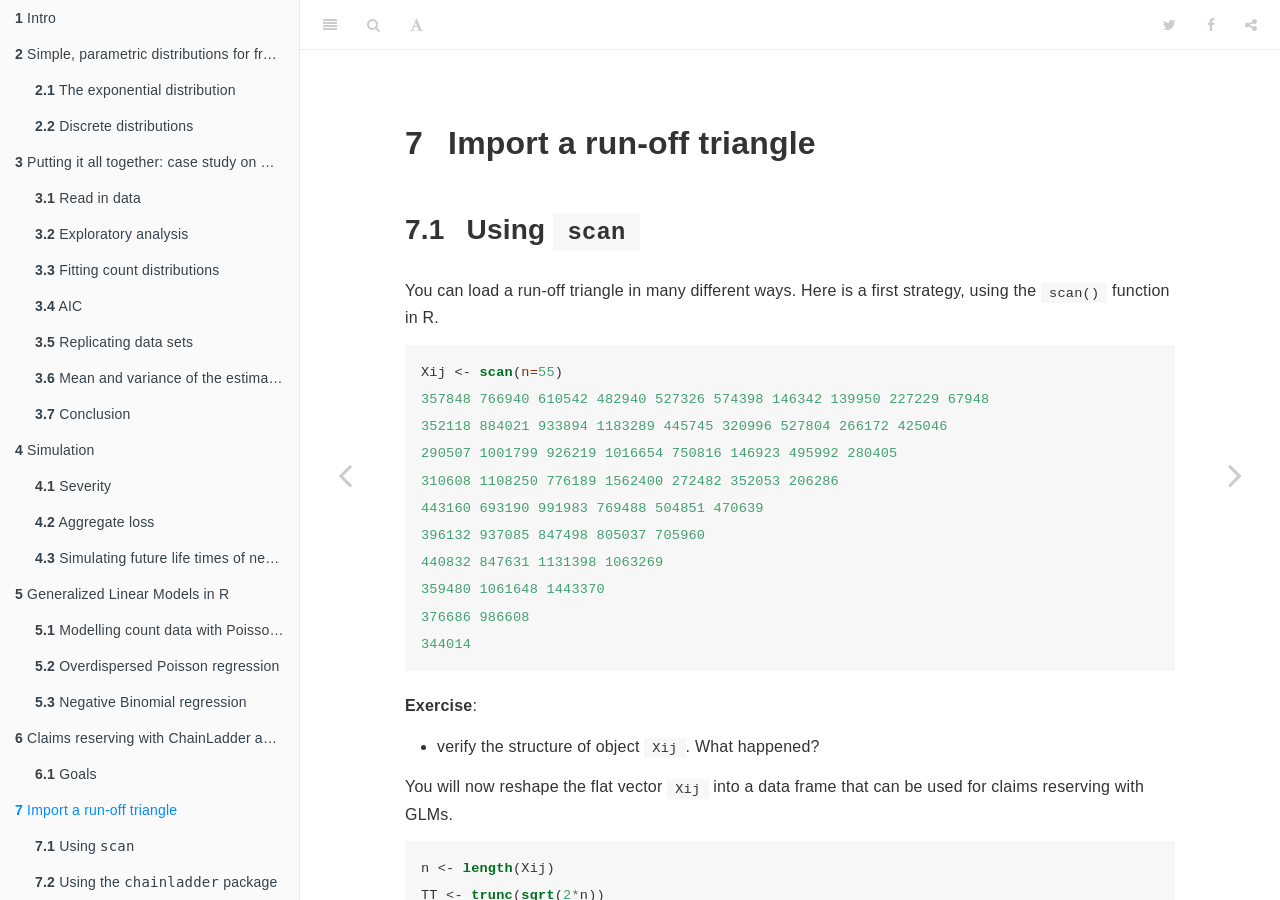
<file: import-a-run-off-triangle.html>
<!DOCTYPE html>
<html >

<head>

  <meta charset="UTF-8">
  <meta http-equiv="X-UA-Compatible" content="IE=edge">
  <title>7 Import a run-off triangle | Risk Modelling in Insurance : a collection of computer labs in R</title>
  <meta name="description" content="Tutorials for the course of Loss Models">
  <meta name="generator" content="bookdown  and GitBook 2.6.7">

  <meta property="og:title" content="7 Import a run-off triangle | Risk Modelling in Insurance : a collection of computer labs in R" />
  <meta property="og:type" content="book" />
  
  
  <meta property="og:description" content="Tutorials for the course of Loss Models" />
  

  <meta name="twitter:card" content="summary" />
  <meta name="twitter:title" content="7 Import a run-off triangle | Risk Modelling in Insurance : a collection of computer labs in R" />
  
  <meta name="twitter:description" content="Tutorials for the course of Loss Models" />
  

<meta name="author" content="Katrien Antonio and Jonas Crevecoeur">


<meta name="date" content="2019-01-13">

  <meta name="viewport" content="width=device-width, initial-scale=1">
  <meta name="apple-mobile-web-app-capable" content="yes">
  <meta name="apple-mobile-web-app-status-bar-style" content="black">
  
  
<link rel="prev" href="claims-reserving-with-chainladder-and-glms.html">
<link rel="next" href="macks-chain-ladder-calculations.html">
<script src="libs/jquery-2.2.3/jquery.min.js"></script>
<link href="libs/gitbook-2.6.7/css/style.css" rel="stylesheet" />
<link href="libs/gitbook-2.6.7/css/plugin-table.css" rel="stylesheet" />
<link href="libs/gitbook-2.6.7/css/plugin-bookdown.css" rel="stylesheet" />
<link href="libs/gitbook-2.6.7/css/plugin-highlight.css" rel="stylesheet" />
<link href="libs/gitbook-2.6.7/css/plugin-search.css" rel="stylesheet" />
<link href="libs/gitbook-2.6.7/css/plugin-fontsettings.css" rel="stylesheet" />







<script>
$(document).ready(function() {

  $chunks = $('.fold');

  $chunks.each(function () {

    // add button to source code chunks
      $(this).prepend("<div class=\"showopt\">Show Solution</div><br style=\"line-height:22px;\"/>");
 
	$child = $(this).children('div');
	$child.each(function(){
		$(this).children('').attr('class', 'folded');
	});
	$(this).children('pre').attr('class', 'folded');
	$(this).children('p').attr('class', 'folded');
   });

  // hide all chunks when document is loaded
  $('.folded').css('display', 'none')

  // function to toggle the visibility
  $('.showopt').click(function() {
    var label = $(this).html();
    if (label.indexOf("Show") >= 0) {
      $(this).html(label.replace("Show", "Hide"));
    } else {
      $(this).html(label.replace("Hide", "Show"));
    }
    	$child = $(this).siblings('div');
	$child.each(function(){
		$(this).children('pre').slideToggle('fast', 'swing');
	});
	$(this).siblings('pre').slideToggle('fast', 'swing');
	$(this).siblings('p').slideToggle('fast', 'swing');
  });
});
</script>


<style type="text/css">
a.sourceLine { display: inline-block; line-height: 1.25; }
a.sourceLine { pointer-events: none; color: inherit; text-decoration: inherit; }
a.sourceLine:empty { height: 1.2em; position: absolute; }
.sourceCode { overflow: visible; }
code.sourceCode { white-space: pre; position: relative; }
div.sourceCode { margin: 1em 0; }
pre.sourceCode { margin: 0; }
@media screen {
div.sourceCode { overflow: auto; }
}
@media print {
code.sourceCode { white-space: pre-wrap; }
a.sourceLine { text-indent: -1em; padding-left: 1em; }
}
pre.numberSource a.sourceLine
  { position: relative; }
pre.numberSource a.sourceLine:empty
  { position: absolute; }
pre.numberSource a.sourceLine::before
  { content: attr(data-line-number);
    position: absolute; left: -5em; text-align: right; vertical-align: baseline;
    border: none; pointer-events: all;
    -webkit-touch-callout: none; -webkit-user-select: none;
    -khtml-user-select: none; -moz-user-select: none;
    -ms-user-select: none; user-select: none;
    padding: 0 4px; width: 4em;
    color: #aaaaaa;
  }
pre.numberSource { margin-left: 3em; border-left: 1px solid #aaaaaa;  padding-left: 4px; }
div.sourceCode
  {  }
@media screen {
a.sourceLine::before { text-decoration: underline; }
}
code span.al { color: #ff0000; font-weight: bold; } /* Alert */
code span.an { color: #60a0b0; font-weight: bold; font-style: italic; } /* Annotation */
code span.at { color: #7d9029; } /* Attribute */
code span.bn { color: #40a070; } /* BaseN */
code span.bu { } /* BuiltIn */
code span.cf { color: #007020; font-weight: bold; } /* ControlFlow */
code span.ch { color: #4070a0; } /* Char */
code span.cn { color: #880000; } /* Constant */
code span.co { color: #60a0b0; font-style: italic; } /* Comment */
code span.cv { color: #60a0b0; font-weight: bold; font-style: italic; } /* CommentVar */
code span.do { color: #ba2121; font-style: italic; } /* Documentation */
code span.dt { color: #902000; } /* DataType */
code span.dv { color: #40a070; } /* DecVal */
code span.er { color: #ff0000; font-weight: bold; } /* Error */
code span.ex { } /* Extension */
code span.fl { color: #40a070; } /* Float */
code span.fu { color: #06287e; } /* Function */
code span.im { } /* Import */
code span.in { color: #60a0b0; font-weight: bold; font-style: italic; } /* Information */
code span.kw { color: #007020; font-weight: bold; } /* Keyword */
code span.op { color: #666666; } /* Operator */
code span.ot { color: #007020; } /* Other */
code span.pp { color: #bc7a00; } /* Preprocessor */
code span.sc { color: #4070a0; } /* SpecialChar */
code span.ss { color: #bb6688; } /* SpecialString */
code span.st { color: #4070a0; } /* String */
code span.va { color: #19177c; } /* Variable */
code span.vs { color: #4070a0; } /* VerbatimString */
code span.wa { color: #60a0b0; font-weight: bold; font-style: italic; } /* Warning */
</style>

<link rel="stylesheet" href="style.css" type="text/css" />
</head>

<body>



  <div class="book without-animation with-summary font-size-2 font-family-1" data-basepath=".">

    <div class="book-summary">
      <nav role="navigation">

<ul class="summary">
<li class="chapter" data-level="1" data-path="index.html"><a href="index.html"><i class="fa fa-check"></i><b>1</b> Intro</a></li>
<li class="chapter" data-level="2" data-path="simple-parametric-distributions-for-frequency-and-severity-data.html"><a href="simple-parametric-distributions-for-frequency-and-severity-data.html"><i class="fa fa-check"></i><b>2</b> Simple, parametric distributions for frequency and severity data</a><ul>
<li class="chapter" data-level="2.1" data-path="simple-parametric-distributions-for-frequency-and-severity-data.html"><a href="simple-parametric-distributions-for-frequency-and-severity-data.html#the-exponential-distribution"><i class="fa fa-check"></i><b>2.1</b> The exponential distribution</a><ul>
<li class="chapter" data-level="2.1.1" data-path="simple-parametric-distributions-for-frequency-and-severity-data.html"><a href="simple-parametric-distributions-for-frequency-and-severity-data.html#simulating-data"><i class="fa fa-check"></i><b>2.1.1</b> Simulating data</a></li>
<li class="chapter" data-level="2.1.2" data-path="simple-parametric-distributions-for-frequency-and-severity-data.html"><a href="simple-parametric-distributions-for-frequency-and-severity-data.html#exploratory-analysis"><i class="fa fa-check"></i><b>2.1.2</b> Exploratory analysis</a></li>
<li class="chapter" data-level="2.1.3" data-path="simple-parametric-distributions-for-frequency-and-severity-data.html"><a href="simple-parametric-distributions-for-frequency-and-severity-data.html#data-visualization-with-ggplot"><i class="fa fa-check"></i><b>2.1.3</b> Data visualization with ggplot</a></li>
<li class="chapter" data-level="2.1.4" data-path="simple-parametric-distributions-for-frequency-and-severity-data.html"><a href="simple-parametric-distributions-for-frequency-and-severity-data.html#maximum-likelihood-estimation-mle"><i class="fa fa-check"></i><b>2.1.4</b> Maximum Likelihood Estimation (MLE)</a></li>
</ul></li>
<li class="chapter" data-level="2.2" data-path="simple-parametric-distributions-for-frequency-and-severity-data.html"><a href="simple-parametric-distributions-for-frequency-and-severity-data.html#discrete-distributions"><i class="fa fa-check"></i><b>2.2</b> Discrete distributions</a><ul>
<li class="chapter" data-level="2.2.1" data-path="simple-parametric-distributions-for-frequency-and-severity-data.html"><a href="simple-parametric-distributions-for-frequency-and-severity-data.html#simulating-the-data"><i class="fa fa-check"></i><b>2.2.1</b> Simulating the data</a></li>
<li class="chapter" data-level="2.2.2" data-path="simple-parametric-distributions-for-frequency-and-severity-data.html"><a href="simple-parametric-distributions-for-frequency-and-severity-data.html#exploratory-analysis-1"><i class="fa fa-check"></i><b>2.2.2</b> Exploratory analysis</a></li>
<li class="chapter" data-level="2.2.3" data-path="simple-parametric-distributions-for-frequency-and-severity-data.html"><a href="simple-parametric-distributions-for-frequency-and-severity-data.html#maximum-likelihood-estimation-mle-1"><i class="fa fa-check"></i><b>2.2.3</b> Maximum Likelihood Estimation (MLE)</a></li>
<li class="chapter" data-level="2.2.4" data-path="simple-parametric-distributions-for-frequency-and-severity-data.html"><a href="simple-parametric-distributions-for-frequency-and-severity-data.html#comparing-fitted-models"><i class="fa fa-check"></i><b>2.2.4</b> Comparing fitted models</a></li>
</ul></li>
</ul></li>
<li class="chapter" data-level="3" data-path="putting-it-all-together-case-study-on-modelling-claim-counts.html"><a href="putting-it-all-together-case-study-on-modelling-claim-counts.html"><i class="fa fa-check"></i><b>3</b> Putting it all together: case study on modelling claim counts</a><ul>
<li class="chapter" data-level="3.1" data-path="putting-it-all-together-case-study-on-modelling-claim-counts.html"><a href="putting-it-all-together-case-study-on-modelling-claim-counts.html#read-in-data"><i class="fa fa-check"></i><b>3.1</b> Read in data</a><ul>
<li class="chapter" data-level="3.1.1" data-path="putting-it-all-together-case-study-on-modelling-claim-counts.html"><a href="putting-it-all-together-case-study-on-modelling-claim-counts.html#determining-the-file-path"><i class="fa fa-check"></i><b>3.1.1</b> Determining the file path</a></li>
<li class="chapter" data-level="3.1.2" data-path="putting-it-all-together-case-study-on-modelling-claim-counts.html"><a href="putting-it-all-together-case-study-on-modelling-claim-counts.html#importing-a-.txt-file"><i class="fa fa-check"></i><b>3.1.2</b> Importing a .txt file</a></li>
</ul></li>
<li class="chapter" data-level="3.2" data-path="putting-it-all-together-case-study-on-modelling-claim-counts.html"><a href="putting-it-all-together-case-study-on-modelling-claim-counts.html#exploratory-analysis-2"><i class="fa fa-check"></i><b>3.2</b> Exploratory analysis</a><ul>
<li class="chapter" data-level="3.2.1" data-path="putting-it-all-together-case-study-on-modelling-claim-counts.html"><a href="putting-it-all-together-case-study-on-modelling-claim-counts.html#summary-statistics-disregarding-exposure"><i class="fa fa-check"></i><b>3.2.1</b> Summary statistics disregarding exposure</a></li>
<li class="chapter" data-level="3.2.2" data-path="putting-it-all-together-case-study-on-modelling-claim-counts.html"><a href="putting-it-all-together-case-study-on-modelling-claim-counts.html#summary-statistics-taking-into-account-exposure"><i class="fa fa-check"></i><b>3.2.2</b> Summary statistics taking into account exposure</a></li>
<li class="chapter" data-level="3.2.3" data-path="putting-it-all-together-case-study-on-modelling-claim-counts.html"><a href="putting-it-all-together-case-study-on-modelling-claim-counts.html#empirical-probability-distribution"><i class="fa fa-check"></i><b>3.2.3</b> Empirical probability distribution</a></li>
<li class="chapter" data-level="3.2.4" data-path="putting-it-all-together-case-study-on-modelling-claim-counts.html"><a href="putting-it-all-together-case-study-on-modelling-claim-counts.html#the-a-b-0-class-of-distributions"><i class="fa fa-check"></i><b>3.2.4</b> The (a, b, 0) class of distributions</a></li>
</ul></li>
<li class="chapter" data-level="3.3" data-path="putting-it-all-together-case-study-on-modelling-claim-counts.html"><a href="putting-it-all-together-case-study-on-modelling-claim-counts.html#fitting-count-distributions"><i class="fa fa-check"></i><b>3.3</b> Fitting count distributions</a><ul>
<li class="chapter" data-level="3.3.1" data-path="putting-it-all-together-case-study-on-modelling-claim-counts.html"><a href="putting-it-all-together-case-study-on-modelling-claim-counts.html#poisson"><i class="fa fa-check"></i><b>3.3.1</b> Poisson</a></li>
<li class="chapter" data-level="3.3.2" data-path="putting-it-all-together-case-study-on-modelling-claim-counts.html"><a href="putting-it-all-together-case-study-on-modelling-claim-counts.html#negative-binomial-1"><i class="fa fa-check"></i><b>3.3.2</b> Negative binomial</a></li>
<li class="chapter" data-level="3.3.3" data-path="putting-it-all-together-case-study-on-modelling-claim-counts.html"><a href="putting-it-all-together-case-study-on-modelling-claim-counts.html#modified-poisson-distributions"><i class="fa fa-check"></i><b>3.3.3</b> Modified Poisson distributions</a></li>
</ul></li>
<li class="chapter" data-level="3.4" data-path="putting-it-all-together-case-study-on-modelling-claim-counts.html"><a href="putting-it-all-together-case-study-on-modelling-claim-counts.html#aic-1"><i class="fa fa-check"></i><b>3.4</b> AIC</a></li>
<li class="chapter" data-level="3.5" data-path="putting-it-all-together-case-study-on-modelling-claim-counts.html"><a href="putting-it-all-together-case-study-on-modelling-claim-counts.html#replicating-data-sets"><i class="fa fa-check"></i><b>3.5</b> Replicating data sets</a><ul>
<li class="chapter" data-level="3.5.1" data-path="putting-it-all-together-case-study-on-modelling-claim-counts.html"><a href="putting-it-all-together-case-study-on-modelling-claim-counts.html#poisson-1"><i class="fa fa-check"></i><b>3.5.1</b> Poisson</a></li>
<li class="chapter" data-level="3.5.2" data-path="putting-it-all-together-case-study-on-modelling-claim-counts.html"><a href="putting-it-all-together-case-study-on-modelling-claim-counts.html#nb"><i class="fa fa-check"></i><b>3.5.2</b> NB</a></li>
<li class="chapter" data-level="3.5.3" data-path="putting-it-all-together-case-study-on-modelling-claim-counts.html"><a href="putting-it-all-together-case-study-on-modelling-claim-counts.html#zip"><i class="fa fa-check"></i><b>3.5.3</b> ZIP</a></li>
<li class="chapter" data-level="3.5.4" data-path="putting-it-all-together-case-study-on-modelling-claim-counts.html"><a href="putting-it-all-together-case-study-on-modelling-claim-counts.html#hurdle-poisson-1"><i class="fa fa-check"></i><b>3.5.4</b> Hurdle Poisson</a></li>
</ul></li>
<li class="chapter" data-level="3.6" data-path="putting-it-all-together-case-study-on-modelling-claim-counts.html"><a href="putting-it-all-together-case-study-on-modelling-claim-counts.html#mean-and-variance-of-the-estimated-zip-nb-hurdle-poisson"><i class="fa fa-check"></i><b>3.6</b> Mean and variance of the estimated ZIP, NB, Hurdle Poisson</a><ul>
<li class="chapter" data-level="3.6.1" data-path="putting-it-all-together-case-study-on-modelling-claim-counts.html"><a href="putting-it-all-together-case-study-on-modelling-claim-counts.html#poisson-2"><i class="fa fa-check"></i><b>3.6.1</b> Poisson</a></li>
<li class="chapter" data-level="3.6.2" data-path="putting-it-all-together-case-study-on-modelling-claim-counts.html"><a href="putting-it-all-together-case-study-on-modelling-claim-counts.html#nb-1"><i class="fa fa-check"></i><b>3.6.2</b> NB</a></li>
<li class="chapter" data-level="3.6.3" data-path="putting-it-all-together-case-study-on-modelling-claim-counts.html"><a href="putting-it-all-together-case-study-on-modelling-claim-counts.html#zip-1"><i class="fa fa-check"></i><b>3.6.3</b> ZIP</a></li>
<li class="chapter" data-level="3.6.4" data-path="putting-it-all-together-case-study-on-modelling-claim-counts.html"><a href="putting-it-all-together-case-study-on-modelling-claim-counts.html#hurdle-poisson-2"><i class="fa fa-check"></i><b>3.6.4</b> Hurdle Poisson</a></li>
<li class="chapter" data-level="3.6.5" data-path="putting-it-all-together-case-study-on-modelling-claim-counts.html"><a href="putting-it-all-together-case-study-on-modelling-claim-counts.html#comparison-with-empirical-mean-and-variance"><i class="fa fa-check"></i><b>3.6.5</b> Comparison with empirical mean and variance</a></li>
</ul></li>
<li class="chapter" data-level="3.7" data-path="putting-it-all-together-case-study-on-modelling-claim-counts.html"><a href="putting-it-all-together-case-study-on-modelling-claim-counts.html#conclusion"><i class="fa fa-check"></i><b>3.7</b> Conclusion</a></li>
</ul></li>
<li class="chapter" data-level="4" data-path="simulation.html"><a href="simulation.html"><i class="fa fa-check"></i><b>4</b> Simulation</a><ul>
<li class="chapter" data-level="4.1" data-path="simulation.html"><a href="simulation.html#severity"><i class="fa fa-check"></i><b>4.1</b> Severity</a><ul>
<li class="chapter" data-level="4.1.1" data-path="simulation.html"><a href="simulation.html#probability-integral-transform"><i class="fa fa-check"></i><b>4.1.1</b> Probability integral transform</a></li>
<li class="chapter" data-level="4.1.2" data-path="simulation.html"><a href="simulation.html#visualization"><i class="fa fa-check"></i><b>4.1.2</b> Visualization</a></li>
<li class="chapter" data-level="4.1.3" data-path="simulation.html"><a href="simulation.html#expected-loss-with-a-deductible"><i class="fa fa-check"></i><b>4.1.3</b> Expected loss with a deductible</a></li>
</ul></li>
<li class="chapter" data-level="4.2" data-path="simulation.html"><a href="simulation.html#aggregate-loss"><i class="fa fa-check"></i><b>4.2</b> Aggregate loss</a></li>
<li class="chapter" data-level="4.3" data-path="simulation.html"><a href="simulation.html#simulating-future-life-times-of-newborns"><i class="fa fa-check"></i><b>4.3</b> Simulating future life times of newborns</a><ul>
<li class="chapter" data-level="4.3.1" data-path="simulation.html"><a href="simulation.html#importing-the-data"><i class="fa fa-check"></i><b>4.3.1</b> Importing the data</a></li>
<li class="chapter" data-level="4.3.2" data-path="simulation.html"><a href="simulation.html#simulate-the-whole-life-time"><i class="fa fa-check"></i><b>4.3.2</b> Simulate the whole life time</a></li>
<li class="chapter" data-level="4.3.3" data-path="simulation.html"><a href="simulation.html#simulate-the-future-lifetime"><i class="fa fa-check"></i><b>4.3.3</b> Simulate the future lifetime</a></li>
<li class="chapter" data-level="4.3.4" data-path="simulation.html"><a href="simulation.html#visualize-the-data"><i class="fa fa-check"></i><b>4.3.4</b> Visualize the data</a></li>
</ul></li>
</ul></li>
<li class="chapter" data-level="5" data-path="glms.html"><a href="glms.html"><i class="fa fa-check"></i><b>5</b> Generalized Linear Models in R</a><ul>
<li class="chapter" data-level="5.1" data-path="glms.html"><a href="glms.html#modelling-count-data-with-poisson-regression-models"><i class="fa fa-check"></i><b>5.1</b> Modelling count data with Poisson regression models</a><ul>
<li class="chapter" data-level="5.1.1" data-path="glms.html"><a href="glms.html#a-first-data-set"><i class="fa fa-check"></i><b>5.1.1</b> A first data set</a></li>
<li class="chapter" data-level="5.1.2" data-path="glms.html"><a href="glms.html#fit-a-poisson-glm"><i class="fa fa-check"></i><b>5.1.2</b> Fit a Poisson GLM</a></li>
<li class="chapter" data-level="5.1.3" data-path="glms.html"><a href="glms.html#the-use-of-exposure"><i class="fa fa-check"></i><b>5.1.3</b> The use of exposure</a></li>
<li class="chapter" data-level="5.1.4" data-path="glms.html"><a href="glms.html#analysis-of-deviance-for-glms"><i class="fa fa-check"></i><b>5.1.4</b> Analysis of deviance for GLMs</a></li>
<li class="chapter" data-level="5.1.5" data-path="glms.html"><a href="glms.html#an-example"><i class="fa fa-check"></i><b>5.1.5</b> An example</a></li>
</ul></li>
<li class="chapter" data-level="5.2" data-path="glms.html"><a href="glms.html#overdispersed-poisson-regression"><i class="fa fa-check"></i><b>5.2</b> Overdispersed Poisson regression</a></li>
<li class="chapter" data-level="5.3" data-path="glms.html"><a href="glms.html#negative-binomial-regression"><i class="fa fa-check"></i><b>5.3</b> Negative Binomial regression</a></li>
</ul></li>
<li class="chapter" data-level="6" data-path="claims-reserving-with-chainladder-and-glms.html"><a href="claims-reserving-with-chainladder-and-glms.html"><i class="fa fa-check"></i><b>6</b> Claims reserving with ChainLadder and GLMs</a><ul>
<li class="chapter" data-level="6.1" data-path="claims-reserving-with-chainladder-and-glms.html"><a href="claims-reserving-with-chainladder-and-glms.html#goals"><i class="fa fa-check"></i><b>6.1</b> Goals</a></li>
</ul></li>
<li class="chapter" data-level="7" data-path="import-a-run-off-triangle.html"><a href="import-a-run-off-triangle.html"><i class="fa fa-check"></i><b>7</b> Import a run-off triangle</a><ul>
<li class="chapter" data-level="7.1" data-path="import-a-run-off-triangle.html"><a href="import-a-run-off-triangle.html#using-scan"><i class="fa fa-check"></i><b>7.1</b> Using <code>scan</code></a></li>
<li class="chapter" data-level="7.2" data-path="import-a-run-off-triangle.html"><a href="import-a-run-off-triangle.html#using-the-chainladder-package"><i class="fa fa-check"></i><b>7.2</b> Using the <code>chainladder</code> package</a></li>
</ul></li>
<li class="chapter" data-level="8" data-path="macks-chain-ladder-calculations.html"><a href="macks-chain-ladder-calculations.html"><i class="fa fa-check"></i><b>8</b> Mack’s Chain-Ladder calculations</a></li>
<li class="chapter" data-level="9" data-path="glm-analysis-of-a-run-off-triangle.html"><a href="glm-analysis-of-a-run-off-triangle.html"><i class="fa fa-check"></i><b>9</b> GLM analysis of a run-off triangle</a></li>
<li class="chapter" data-level="10" data-path="bootstrap-analysis.html"><a href="bootstrap-analysis.html"><i class="fa fa-check"></i><b>10</b> Bootstrap analysis</a></li>
<li class="chapter" data-level="11" data-path="more-info.html"><a href="more-info.html"><i class="fa fa-check"></i><b>11</b> More info</a></li>
</ul>

      </nav>
    </div>

    <div class="book-body">
      <div class="body-inner">
        <div class="book-header" role="navigation">
          <h1>
            <i class="fa fa-circle-o-notch fa-spin"></i><a href="./">Risk Modelling in Insurance : a collection of computer labs in R</a>
          </h1>
        </div>

        <div class="page-wrapper" tabindex="-1" role="main">
          <div class="page-inner">

            <section class="normal" id="section-">
<div id="import-a-run-off-triangle" class="section level1">
<h1><span class="header-section-number">7</span> Import a run-off triangle</h1>
<div id="using-scan" class="section level2">
<h2><span class="header-section-number">7.1</span> Using <code>scan</code></h2>
<p>You can load a run-off triangle in many different ways. Here is a first strategy, using the <code>scan()</code> function in R.</p>
<pre class="sourceCode r"><code class="sourceCode r">Xij &lt;-<span class="st"> </span><span class="kw">scan</span>(<span class="dt">n=</span><span class="dv">55</span>)
<span class="dv">357848</span> <span class="dv">766940</span> <span class="dv">610542</span> <span class="dv">482940</span> <span class="dv">527326</span> <span class="dv">574398</span> <span class="dv">146342</span> <span class="dv">139950</span> <span class="dv">227229</span> <span class="dv">67948</span>
<span class="dv">352118</span> <span class="dv">884021</span> <span class="dv">933894</span> <span class="dv">1183289</span> <span class="dv">445745</span> <span class="dv">320996</span> <span class="dv">527804</span> <span class="dv">266172</span> <span class="dv">425046</span>
<span class="dv">290507</span> <span class="dv">1001799</span> <span class="dv">926219</span> <span class="dv">1016654</span> <span class="dv">750816</span> <span class="dv">146923</span> <span class="dv">495992</span> <span class="dv">280405</span>
<span class="dv">310608</span> <span class="dv">1108250</span> <span class="dv">776189</span> <span class="dv">1562400</span> <span class="dv">272482</span> <span class="dv">352053</span> <span class="dv">206286</span>
<span class="dv">443160</span> <span class="dv">693190</span> <span class="dv">991983</span> <span class="dv">769488</span> <span class="dv">504851</span> <span class="dv">470639</span>
<span class="dv">396132</span> <span class="dv">937085</span> <span class="dv">847498</span> <span class="dv">805037</span> <span class="dv">705960</span>
<span class="dv">440832</span> <span class="dv">847631</span> <span class="dv">1131398</span> <span class="dv">1063269</span>
<span class="dv">359480</span> <span class="dv">1061648</span> <span class="dv">1443370</span>
<span class="dv">376686</span> <span class="dv">986608</span>
<span class="dv">344014</span></code></pre>
<p><strong>Exercise</strong>:</p>
<ul>
<li>verify the structure of object <code>Xij</code>. What happened?</li>
</ul>
<p>You will now reshape the flat vector <code>Xij</code> into a data frame that can be used for claims reserving with GLMs.</p>
<pre class="sourceCode r"><code class="sourceCode r">n &lt;-<span class="st"> </span><span class="kw">length</span>(Xij)
TT &lt;-<span class="st"> </span><span class="kw">trunc</span>(<span class="kw">sqrt</span>(<span class="dv">2</span><span class="op">*</span>n))
<span class="co"># row.nrs</span>
i &lt;-<span class="st"> </span><span class="kw">rep</span>(<span class="dv">1</span><span class="op">:</span>TT, TT<span class="op">:</span><span class="dv">1</span>)
<span class="co"># col.nrs</span>
j &lt;-<span class="st"> </span><span class="kw">sequence</span>(TT<span class="op">:</span><span class="dv">1</span>)
<span class="co"># calendar.nrs</span>
c &lt;-<span class="st"> </span>i<span class="op">+</span>j<span class="dv">-1</span>
<span class="co"># as.factor</span>
i &lt;-<span class="st"> </span><span class="kw">as.factor</span>(i)
j &lt;-<span class="st"> </span><span class="kw">as.factor</span>(j)
c &lt;-<span class="st"> </span><span class="kw">as.factor</span>(c)
<span class="co"># combine into a data frame</span>
my_triangle_data &lt;-<span class="st"> </span><span class="kw">data.frame</span>(Xij, i, j, c)</code></pre>
<p><strong>Exercise</strong>:</p>
<ul>
<li>verify the structure of the resulting data frame</li>
<li>inspect the first 10 rows using <code>head</code>.</li>
</ul>
<p>You now prepare some first visual inspections of the data stored in <code>my_triangle_data</code>.</p>
<pre class="sourceCode r"><code class="sourceCode r"><span class="kw">par</span>(<span class="dt">mfrow =</span> <span class="kw">c</span>(<span class="dv">2</span>, <span class="dv">2</span>))
<span class="kw">boxplot</span>(Xij <span class="op">~</span><span class="st"> </span>i, <span class="dt">col =</span> <span class="st">&quot;grey&quot;</span>, <span class="dt">main =</span> <span class="st">&quot;Boxplot of payments vs AY&quot;</span>)
<span class="kw">boxplot</span>(Xij <span class="op">~</span><span class="st"> </span>j, <span class="dt">col =</span> <span class="st">&quot;grey&quot;</span>, <span class="dt">main =</span> <span class="st">&quot;Boxplot of payments vs DY&quot;</span>)
<span class="kw">boxplot</span>(Xij <span class="op">~</span><span class="st"> </span>c, <span class="dt">col =</span> <span class="st">&quot;grey&quot;</span>, <span class="dt">main =</span> <span class="st">&quot;Boxplot of payments vs CY&quot;</span>)
<span class="kw">par</span>(<span class="dt">mfrow =</span> <span class="kw">c</span>(<span class="dv">1</span>, <span class="dv">1</span>))</code></pre>
<p><img src="_main_files/figure-html/unnamed-chunk-4-1.png" width="672" /></p>
</div>
<div id="using-the-chainladder-package" class="section level2">
<h2><span class="header-section-number">7.2</span> Using the <code>chainladder</code> package</h2>
<p>The <code>ChainLadder</code> package is a well-developed and highly useful package for claims reserving in R. Among others the package brings functions covering:</p>
<ol style="list-style-type: decimal">
<li>Mack chain-ladder, Munich chain-ladder and bootstrap models</li>
<li>General multivariate chain ladder-models</li>
<li>Loss development factor fitting and Cape Cod models</li>
<li>Generalized linear models</li>
<li>One year claims development result functions</li>
<li>Utility functions to:</li>
</ol>
<ul>
<li>convert tables into triangles and triangles into tables</li>
<li>convert cumulative into incremental and incremental into cumulative triangles</li>
<li>visualise triangles.</li>
</ul>
<p>You’ll now load the triangle introduced above with the <code>ChainLadder</code> package. Here is how this works.</p>
<pre class="sourceCode r"><code class="sourceCode r">path &lt;-<span class="st"> </span><span class="kw">file.path</span>(<span class="st">&quot;C:/Users/u0043788/Dropbox/Risk modelling course Ljubljana/Bookdown/data&quot;</span>)
path.triangle &lt;-<span class="st"> </span><span class="kw">file.path</span>(path, <span class="st">&quot;TaylorAshe.txt&quot;</span>)
my_triangle_data_set &lt;-<span class="st"> </span><span class="kw">read.table</span>(path.triangle, <span class="dt">header =</span> <span class="ot">TRUE</span>, <span class="dt">sep=</span><span class="st">&quot;</span><span class="ch">\t</span><span class="st">&quot;</span>)</code></pre>
<p>Using the <code>as.triangle</code> function from the <code>ChainLadder</code> package you can reshape the data frame into a ‘triangle’.</p>
<pre class="sourceCode r"><code class="sourceCode r"><span class="kw">library</span>(ChainLadder)</code></pre>
<pre><code>## Registered S3 methods overwritten by &#39;ggplot2&#39;:
##   method         from 
##   [.quosures     rlang
##   c.quosures     rlang
##   print.quosures rlang</code></pre>
<pre><code>## Registered S3 method overwritten by &#39;dplyr&#39;:
##   method               from  
##   as.data.frame.tbl_df tibble</code></pre>
<pre><code>## 
## Welcome to ChainLadder version 0.2.9
## 
## Type vignette(&#39;ChainLadder&#39;, package=&#39;ChainLadder&#39;) to access
## the overall package documentation.
## 
## See demo(package=&#39;ChainLadder&#39;) for a list of demos.
## 
## More information is available on the ChainLadder project web-site:
## https://github.com/mages/ChainLadder
## 
## To suppress this message use:
## suppressPackageStartupMessages(library(ChainLadder))</code></pre>
<pre class="sourceCode r"><code class="sourceCode r"><span class="co"># prepare triangle</span>
my_triangle &lt;-<span class="st"> </span><span class="kw">as.triangle</span>(my_triangle_data_set, <span class="dt">origin =</span> <span class="st">&quot;NumAY&quot;</span>, <span class="dt">dev =</span> <span class="st">&quot;NumDY&quot;</span>, <span class="dt">value =</span> <span class="st">&quot;Paym&quot;</span>)
my_triangle</code></pre>
<pre><code>##      NumDY
## NumAY      1       2       3       4      5      6      7      8      9
##    1  357848  766940  610542  482940 527326 574398 146342 139950 227229
##    2  352118  884021  933894 1183289 445745 320996 527804 266172 425046
##    3  290507 1001799  926219 1016654 750816 146923 495992 280405     NA
##    4  310608 1108250  776189 1562400 272482 352053 206286     NA     NA
##    5  443160  693190  991983  769488 504851 470639     NA     NA     NA
##    6  396132  937085  847498  805037 705960     NA     NA     NA     NA
##    7  440832  847631 1131398 1063269     NA     NA     NA     NA     NA
##    8  359480 1061648 1443370      NA     NA     NA     NA     NA     NA
##    9  376686  986608      NA      NA     NA     NA     NA     NA     NA
##    10 344014      NA      NA      NA     NA     NA     NA     NA     NA
##      NumDY
## NumAY    10
##    1  67948
##    2     NA
##    3     NA
##    4     NA
##    5     NA
##    6     NA
##    7     NA
##    8     NA
##    9     NA
##    10    NA</code></pre>
<p><strong>Exercise</strong>:</p>
<ul>
<li>interpret the arguments of the function <code>as.triangle</code></li>
<li>what is the structure of the R object <code>my_triangle</code>?</li>
</ul>
<p>Here is an illustration of some useful functions from the package. Can you figure out what they do?</p>
<pre class="sourceCode r"><code class="sourceCode r">my_triangle_cum &lt;-<span class="st"> </span><span class="kw">incr2cum</span>(my_triangle)
my_triangle_cum</code></pre>
<pre><code>##      NumDY
## NumAY      1       2       3       4       5       6       7       8
##    1  357848 1124788 1735330 2218270 2745596 3319994 3466336 3606286
##    2  352118 1236139 2170033 3353322 3799067 4120063 4647867 4914039
##    3  290507 1292306 2218525 3235179 3985995 4132918 4628910 4909315
##    4  310608 1418858 2195047 3757447 4029929 4381982 4588268      NA
##    5  443160 1136350 2128333 2897821 3402672 3873311      NA      NA
##    6  396132 1333217 2180715 2985752 3691712      NA      NA      NA
##    7  440832 1288463 2419861 3483130      NA      NA      NA      NA
##    8  359480 1421128 2864498      NA      NA      NA      NA      NA
##    9  376686 1363294      NA      NA      NA      NA      NA      NA
##    10 344014      NA      NA      NA      NA      NA      NA      NA
##      NumDY
## NumAY       9      10
##    1  3833515 3901463
##    2  5339085      NA
##    3       NA      NA
##    4       NA      NA
##    5       NA      NA
##    6       NA      NA
##    7       NA      NA
##    8       NA      NA
##    9       NA      NA
##    10      NA      NA</code></pre>
<pre class="sourceCode r"><code class="sourceCode r"><span class="kw">plot</span>(my_triangle)</code></pre>
<p><img src="_main_files/figure-html/unnamed-chunk-7-1.png" width="672" /></p>
<pre class="sourceCode r"><code class="sourceCode r"><span class="kw">plot</span>(my_triangle_cum)</code></pre>
<p><img src="_main_files/figure-html/unnamed-chunk-7-2.png" width="672" /></p>
<pre class="sourceCode r"><code class="sourceCode r"><span class="kw">plot</span>(my_triangle, <span class="dt">lattice =</span> <span class="ot">TRUE</span>)</code></pre>
<p><img src="_main_files/figure-html/unnamed-chunk-7-3.png" width="672" /></p>
<pre class="sourceCode r"><code class="sourceCode r"><span class="kw">plot</span>(my_triangle_cum, <span class="dt">lattice =</span> <span class="ot">TRUE</span>)</code></pre>
<p><img src="_main_files/figure-html/unnamed-chunk-7-4.png" width="672" /></p>
<pre class="sourceCode r"><code class="sourceCode r"><span class="kw">getLatestCumulative</span>(my_triangle_cum)</code></pre>
<pre><code>##       1       2       3       4       5       6       7       8       9 
## 3901463 5339085 4909315 4588268 3873311 3691712 3483130 2864498 1363294 
##      10 
##  344014 
## attr(,&quot;latestcol&quot;)
##  1  2  3  4  5  6  7  8  9 10 
## 10  9  8  7  6  5  4  3  2  1 
## attr(,&quot;rowsname&quot;)
## [1] &quot;NumAY&quot;
## attr(,&quot;colnames&quot;)
##  [1] &quot;10&quot; &quot;9&quot;  &quot;8&quot;  &quot;7&quot;  &quot;6&quot;  &quot;5&quot;  &quot;4&quot;  &quot;3&quot;  &quot;2&quot;  &quot;1&quot; 
## attr(,&quot;colsname&quot;)
## [1] &quot;NumDY&quot;</code></pre>
</div>
</div>
            </section>

          </div>
        </div>
      </div>
<a href="claims-reserving-with-chainladder-and-glms.html" class="navigation navigation-prev " aria-label="Previous page"><i class="fa fa-angle-left"></i></a>
<a href="macks-chain-ladder-calculations.html" class="navigation navigation-next " aria-label="Next page"><i class="fa fa-angle-right"></i></a>
    </div>
  </div>
<script src="libs/gitbook-2.6.7/js/app.min.js"></script>
<script src="libs/gitbook-2.6.7/js/lunr.js"></script>
<script src="libs/gitbook-2.6.7/js/plugin-search.js"></script>
<script src="libs/gitbook-2.6.7/js/plugin-sharing.js"></script>
<script src="libs/gitbook-2.6.7/js/plugin-fontsettings.js"></script>
<script src="libs/gitbook-2.6.7/js/plugin-bookdown.js"></script>
<script src="libs/gitbook-2.6.7/js/jquery.highlight.js"></script>
<script>
gitbook.require(["gitbook"], function(gitbook) {
gitbook.start({
"sharing": {
"github": false,
"facebook": true,
"twitter": true,
"google": false,
"linkedin": false,
"weibo": false,
"instapaper": false,
"vk": false,
"all": ["facebook", "google", "twitter", "linkedin", "weibo", "instapaper"]
},
"fontsettings": {
"theme": "white",
"family": "sans",
"size": 2
},
"edit": {
"link": null,
"text": null
},
"history": {
"link": null,
"text": null
},
"download": null,
"toc": {
"collapse": "subsection"
}
});
});
</script>

</body>

</html>
</file>
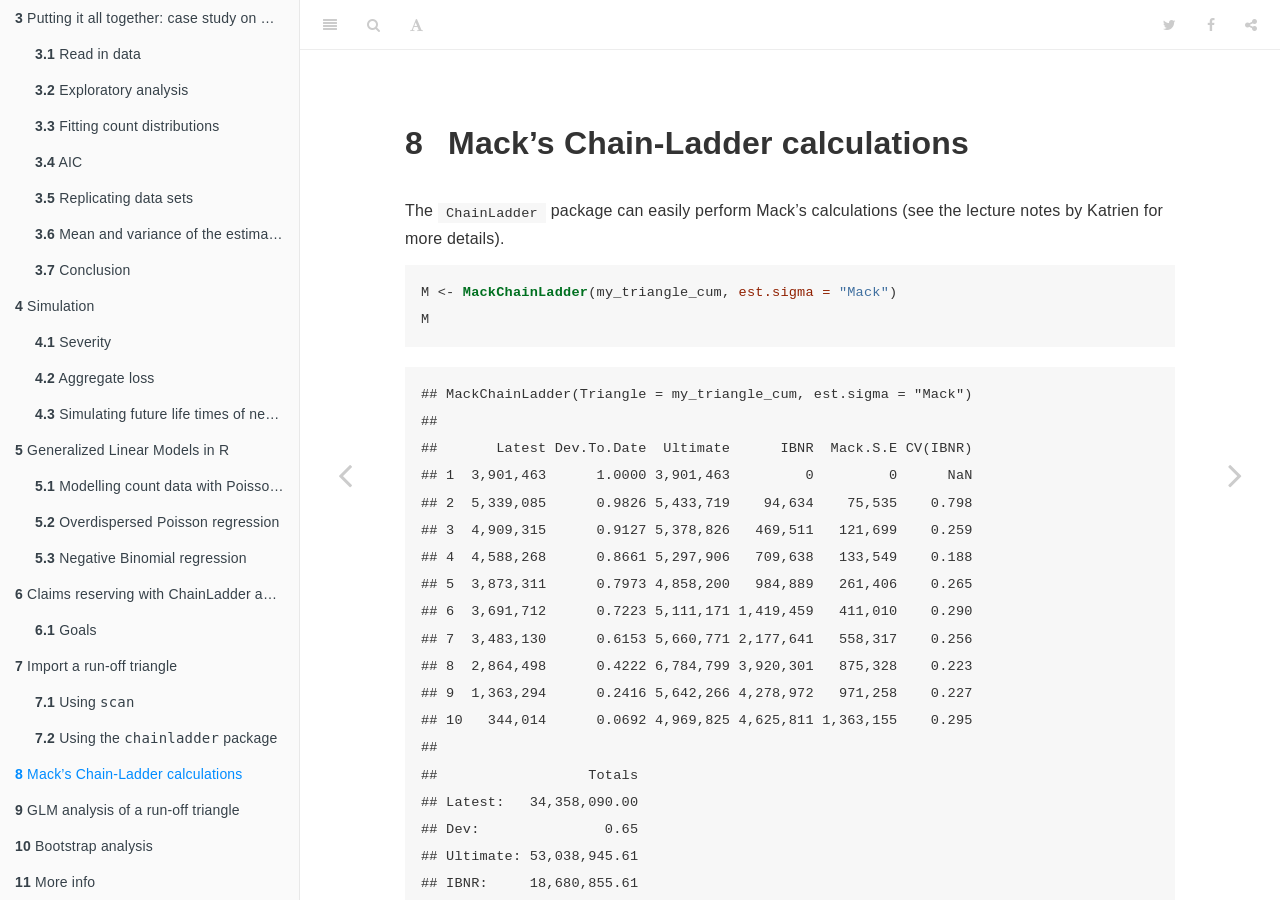
<file: macks-chain-ladder-calculations.html>
<!DOCTYPE html>
<html >

<head>

  <meta charset="UTF-8">
  <meta http-equiv="X-UA-Compatible" content="IE=edge">
  <title>8 Mack’s Chain-Ladder calculations | Risk Modelling in Insurance : a collection of computer labs in R</title>
  <meta name="description" content="Tutorials for the course of Loss Models">
  <meta name="generator" content="bookdown  and GitBook 2.6.7">

  <meta property="og:title" content="8 Mack’s Chain-Ladder calculations | Risk Modelling in Insurance : a collection of computer labs in R" />
  <meta property="og:type" content="book" />
  
  
  <meta property="og:description" content="Tutorials for the course of Loss Models" />
  

  <meta name="twitter:card" content="summary" />
  <meta name="twitter:title" content="8 Mack’s Chain-Ladder calculations | Risk Modelling in Insurance : a collection of computer labs in R" />
  
  <meta name="twitter:description" content="Tutorials for the course of Loss Models" />
  

<meta name="author" content="Katrien Antonio and Jonas Crevecoeur">


<meta name="date" content="2019-01-13">

  <meta name="viewport" content="width=device-width, initial-scale=1">
  <meta name="apple-mobile-web-app-capable" content="yes">
  <meta name="apple-mobile-web-app-status-bar-style" content="black">
  
  
<link rel="prev" href="import-a-run-off-triangle.html">
<link rel="next" href="glm-analysis-of-a-run-off-triangle.html">
<script src="libs/jquery-2.2.3/jquery.min.js"></script>
<link href="libs/gitbook-2.6.7/css/style.css" rel="stylesheet" />
<link href="libs/gitbook-2.6.7/css/plugin-table.css" rel="stylesheet" />
<link href="libs/gitbook-2.6.7/css/plugin-bookdown.css" rel="stylesheet" />
<link href="libs/gitbook-2.6.7/css/plugin-highlight.css" rel="stylesheet" />
<link href="libs/gitbook-2.6.7/css/plugin-search.css" rel="stylesheet" />
<link href="libs/gitbook-2.6.7/css/plugin-fontsettings.css" rel="stylesheet" />







<script>
$(document).ready(function() {

  $chunks = $('.fold');

  $chunks.each(function () {

    // add button to source code chunks
      $(this).prepend("<div class=\"showopt\">Show Solution</div><br style=\"line-height:22px;\"/>");
 
	$child = $(this).children('div');
	$child.each(function(){
		$(this).children('').attr('class', 'folded');
	});
	$(this).children('pre').attr('class', 'folded');
	$(this).children('p').attr('class', 'folded');
   });

  // hide all chunks when document is loaded
  $('.folded').css('display', 'none')

  // function to toggle the visibility
  $('.showopt').click(function() {
    var label = $(this).html();
    if (label.indexOf("Show") >= 0) {
      $(this).html(label.replace("Show", "Hide"));
    } else {
      $(this).html(label.replace("Hide", "Show"));
    }
    	$child = $(this).siblings('div');
	$child.each(function(){
		$(this).children('pre').slideToggle('fast', 'swing');
	});
	$(this).siblings('pre').slideToggle('fast', 'swing');
	$(this).siblings('p').slideToggle('fast', 'swing');
  });
});
</script>


<style type="text/css">
a.sourceLine { display: inline-block; line-height: 1.25; }
a.sourceLine { pointer-events: none; color: inherit; text-decoration: inherit; }
a.sourceLine:empty { height: 1.2em; position: absolute; }
.sourceCode { overflow: visible; }
code.sourceCode { white-space: pre; position: relative; }
div.sourceCode { margin: 1em 0; }
pre.sourceCode { margin: 0; }
@media screen {
div.sourceCode { overflow: auto; }
}
@media print {
code.sourceCode { white-space: pre-wrap; }
a.sourceLine { text-indent: -1em; padding-left: 1em; }
}
pre.numberSource a.sourceLine
  { position: relative; }
pre.numberSource a.sourceLine:empty
  { position: absolute; }
pre.numberSource a.sourceLine::before
  { content: attr(data-line-number);
    position: absolute; left: -5em; text-align: right; vertical-align: baseline;
    border: none; pointer-events: all;
    -webkit-touch-callout: none; -webkit-user-select: none;
    -khtml-user-select: none; -moz-user-select: none;
    -ms-user-select: none; user-select: none;
    padding: 0 4px; width: 4em;
    color: #aaaaaa;
  }
pre.numberSource { margin-left: 3em; border-left: 1px solid #aaaaaa;  padding-left: 4px; }
div.sourceCode
  {  }
@media screen {
a.sourceLine::before { text-decoration: underline; }
}
code span.al { color: #ff0000; font-weight: bold; } /* Alert */
code span.an { color: #60a0b0; font-weight: bold; font-style: italic; } /* Annotation */
code span.at { color: #7d9029; } /* Attribute */
code span.bn { color: #40a070; } /* BaseN */
code span.bu { } /* BuiltIn */
code span.cf { color: #007020; font-weight: bold; } /* ControlFlow */
code span.ch { color: #4070a0; } /* Char */
code span.cn { color: #880000; } /* Constant */
code span.co { color: #60a0b0; font-style: italic; } /* Comment */
code span.cv { color: #60a0b0; font-weight: bold; font-style: italic; } /* CommentVar */
code span.do { color: #ba2121; font-style: italic; } /* Documentation */
code span.dt { color: #902000; } /* DataType */
code span.dv { color: #40a070; } /* DecVal */
code span.er { color: #ff0000; font-weight: bold; } /* Error */
code span.ex { } /* Extension */
code span.fl { color: #40a070; } /* Float */
code span.fu { color: #06287e; } /* Function */
code span.im { } /* Import */
code span.in { color: #60a0b0; font-weight: bold; font-style: italic; } /* Information */
code span.kw { color: #007020; font-weight: bold; } /* Keyword */
code span.op { color: #666666; } /* Operator */
code span.ot { color: #007020; } /* Other */
code span.pp { color: #bc7a00; } /* Preprocessor */
code span.sc { color: #4070a0; } /* SpecialChar */
code span.ss { color: #bb6688; } /* SpecialString */
code span.st { color: #4070a0; } /* String */
code span.va { color: #19177c; } /* Variable */
code span.vs { color: #4070a0; } /* VerbatimString */
code span.wa { color: #60a0b0; font-weight: bold; font-style: italic; } /* Warning */
</style>

<link rel="stylesheet" href="style.css" type="text/css" />
</head>

<body>



  <div class="book without-animation with-summary font-size-2 font-family-1" data-basepath=".">

    <div class="book-summary">
      <nav role="navigation">

<ul class="summary">
<li class="chapter" data-level="1" data-path="index.html"><a href="index.html"><i class="fa fa-check"></i><b>1</b> Intro</a></li>
<li class="chapter" data-level="2" data-path="simple-parametric-distributions-for-frequency-and-severity-data.html"><a href="simple-parametric-distributions-for-frequency-and-severity-data.html"><i class="fa fa-check"></i><b>2</b> Simple, parametric distributions for frequency and severity data</a><ul>
<li class="chapter" data-level="2.1" data-path="simple-parametric-distributions-for-frequency-and-severity-data.html"><a href="simple-parametric-distributions-for-frequency-and-severity-data.html#the-exponential-distribution"><i class="fa fa-check"></i><b>2.1</b> The exponential distribution</a><ul>
<li class="chapter" data-level="2.1.1" data-path="simple-parametric-distributions-for-frequency-and-severity-data.html"><a href="simple-parametric-distributions-for-frequency-and-severity-data.html#simulating-data"><i class="fa fa-check"></i><b>2.1.1</b> Simulating data</a></li>
<li class="chapter" data-level="2.1.2" data-path="simple-parametric-distributions-for-frequency-and-severity-data.html"><a href="simple-parametric-distributions-for-frequency-and-severity-data.html#exploratory-analysis"><i class="fa fa-check"></i><b>2.1.2</b> Exploratory analysis</a></li>
<li class="chapter" data-level="2.1.3" data-path="simple-parametric-distributions-for-frequency-and-severity-data.html"><a href="simple-parametric-distributions-for-frequency-and-severity-data.html#data-visualization-with-ggplot"><i class="fa fa-check"></i><b>2.1.3</b> Data visualization with ggplot</a></li>
<li class="chapter" data-level="2.1.4" data-path="simple-parametric-distributions-for-frequency-and-severity-data.html"><a href="simple-parametric-distributions-for-frequency-and-severity-data.html#maximum-likelihood-estimation-mle"><i class="fa fa-check"></i><b>2.1.4</b> Maximum Likelihood Estimation (MLE)</a></li>
</ul></li>
<li class="chapter" data-level="2.2" data-path="simple-parametric-distributions-for-frequency-and-severity-data.html"><a href="simple-parametric-distributions-for-frequency-and-severity-data.html#discrete-distributions"><i class="fa fa-check"></i><b>2.2</b> Discrete distributions</a><ul>
<li class="chapter" data-level="2.2.1" data-path="simple-parametric-distributions-for-frequency-and-severity-data.html"><a href="simple-parametric-distributions-for-frequency-and-severity-data.html#simulating-the-data"><i class="fa fa-check"></i><b>2.2.1</b> Simulating the data</a></li>
<li class="chapter" data-level="2.2.2" data-path="simple-parametric-distributions-for-frequency-and-severity-data.html"><a href="simple-parametric-distributions-for-frequency-and-severity-data.html#exploratory-analysis-1"><i class="fa fa-check"></i><b>2.2.2</b> Exploratory analysis</a></li>
<li class="chapter" data-level="2.2.3" data-path="simple-parametric-distributions-for-frequency-and-severity-data.html"><a href="simple-parametric-distributions-for-frequency-and-severity-data.html#maximum-likelihood-estimation-mle-1"><i class="fa fa-check"></i><b>2.2.3</b> Maximum Likelihood Estimation (MLE)</a></li>
<li class="chapter" data-level="2.2.4" data-path="simple-parametric-distributions-for-frequency-and-severity-data.html"><a href="simple-parametric-distributions-for-frequency-and-severity-data.html#comparing-fitted-models"><i class="fa fa-check"></i><b>2.2.4</b> Comparing fitted models</a></li>
</ul></li>
</ul></li>
<li class="chapter" data-level="3" data-path="putting-it-all-together-case-study-on-modelling-claim-counts.html"><a href="putting-it-all-together-case-study-on-modelling-claim-counts.html"><i class="fa fa-check"></i><b>3</b> Putting it all together: case study on modelling claim counts</a><ul>
<li class="chapter" data-level="3.1" data-path="putting-it-all-together-case-study-on-modelling-claim-counts.html"><a href="putting-it-all-together-case-study-on-modelling-claim-counts.html#read-in-data"><i class="fa fa-check"></i><b>3.1</b> Read in data</a><ul>
<li class="chapter" data-level="3.1.1" data-path="putting-it-all-together-case-study-on-modelling-claim-counts.html"><a href="putting-it-all-together-case-study-on-modelling-claim-counts.html#determining-the-file-path"><i class="fa fa-check"></i><b>3.1.1</b> Determining the file path</a></li>
<li class="chapter" data-level="3.1.2" data-path="putting-it-all-together-case-study-on-modelling-claim-counts.html"><a href="putting-it-all-together-case-study-on-modelling-claim-counts.html#importing-a-.txt-file"><i class="fa fa-check"></i><b>3.1.2</b> Importing a .txt file</a></li>
</ul></li>
<li class="chapter" data-level="3.2" data-path="putting-it-all-together-case-study-on-modelling-claim-counts.html"><a href="putting-it-all-together-case-study-on-modelling-claim-counts.html#exploratory-analysis-2"><i class="fa fa-check"></i><b>3.2</b> Exploratory analysis</a><ul>
<li class="chapter" data-level="3.2.1" data-path="putting-it-all-together-case-study-on-modelling-claim-counts.html"><a href="putting-it-all-together-case-study-on-modelling-claim-counts.html#summary-statistics-disregarding-exposure"><i class="fa fa-check"></i><b>3.2.1</b> Summary statistics disregarding exposure</a></li>
<li class="chapter" data-level="3.2.2" data-path="putting-it-all-together-case-study-on-modelling-claim-counts.html"><a href="putting-it-all-together-case-study-on-modelling-claim-counts.html#summary-statistics-taking-into-account-exposure"><i class="fa fa-check"></i><b>3.2.2</b> Summary statistics taking into account exposure</a></li>
<li class="chapter" data-level="3.2.3" data-path="putting-it-all-together-case-study-on-modelling-claim-counts.html"><a href="putting-it-all-together-case-study-on-modelling-claim-counts.html#empirical-probability-distribution"><i class="fa fa-check"></i><b>3.2.3</b> Empirical probability distribution</a></li>
<li class="chapter" data-level="3.2.4" data-path="putting-it-all-together-case-study-on-modelling-claim-counts.html"><a href="putting-it-all-together-case-study-on-modelling-claim-counts.html#the-a-b-0-class-of-distributions"><i class="fa fa-check"></i><b>3.2.4</b> The (a, b, 0) class of distributions</a></li>
</ul></li>
<li class="chapter" data-level="3.3" data-path="putting-it-all-together-case-study-on-modelling-claim-counts.html"><a href="putting-it-all-together-case-study-on-modelling-claim-counts.html#fitting-count-distributions"><i class="fa fa-check"></i><b>3.3</b> Fitting count distributions</a><ul>
<li class="chapter" data-level="3.3.1" data-path="putting-it-all-together-case-study-on-modelling-claim-counts.html"><a href="putting-it-all-together-case-study-on-modelling-claim-counts.html#poisson"><i class="fa fa-check"></i><b>3.3.1</b> Poisson</a></li>
<li class="chapter" data-level="3.3.2" data-path="putting-it-all-together-case-study-on-modelling-claim-counts.html"><a href="putting-it-all-together-case-study-on-modelling-claim-counts.html#negative-binomial-1"><i class="fa fa-check"></i><b>3.3.2</b> Negative binomial</a></li>
<li class="chapter" data-level="3.3.3" data-path="putting-it-all-together-case-study-on-modelling-claim-counts.html"><a href="putting-it-all-together-case-study-on-modelling-claim-counts.html#modified-poisson-distributions"><i class="fa fa-check"></i><b>3.3.3</b> Modified Poisson distributions</a></li>
</ul></li>
<li class="chapter" data-level="3.4" data-path="putting-it-all-together-case-study-on-modelling-claim-counts.html"><a href="putting-it-all-together-case-study-on-modelling-claim-counts.html#aic-1"><i class="fa fa-check"></i><b>3.4</b> AIC</a></li>
<li class="chapter" data-level="3.5" data-path="putting-it-all-together-case-study-on-modelling-claim-counts.html"><a href="putting-it-all-together-case-study-on-modelling-claim-counts.html#replicating-data-sets"><i class="fa fa-check"></i><b>3.5</b> Replicating data sets</a><ul>
<li class="chapter" data-level="3.5.1" data-path="putting-it-all-together-case-study-on-modelling-claim-counts.html"><a href="putting-it-all-together-case-study-on-modelling-claim-counts.html#poisson-1"><i class="fa fa-check"></i><b>3.5.1</b> Poisson</a></li>
<li class="chapter" data-level="3.5.2" data-path="putting-it-all-together-case-study-on-modelling-claim-counts.html"><a href="putting-it-all-together-case-study-on-modelling-claim-counts.html#nb"><i class="fa fa-check"></i><b>3.5.2</b> NB</a></li>
<li class="chapter" data-level="3.5.3" data-path="putting-it-all-together-case-study-on-modelling-claim-counts.html"><a href="putting-it-all-together-case-study-on-modelling-claim-counts.html#zip"><i class="fa fa-check"></i><b>3.5.3</b> ZIP</a></li>
<li class="chapter" data-level="3.5.4" data-path="putting-it-all-together-case-study-on-modelling-claim-counts.html"><a href="putting-it-all-together-case-study-on-modelling-claim-counts.html#hurdle-poisson-1"><i class="fa fa-check"></i><b>3.5.4</b> Hurdle Poisson</a></li>
</ul></li>
<li class="chapter" data-level="3.6" data-path="putting-it-all-together-case-study-on-modelling-claim-counts.html"><a href="putting-it-all-together-case-study-on-modelling-claim-counts.html#mean-and-variance-of-the-estimated-zip-nb-hurdle-poisson"><i class="fa fa-check"></i><b>3.6</b> Mean and variance of the estimated ZIP, NB, Hurdle Poisson</a><ul>
<li class="chapter" data-level="3.6.1" data-path="putting-it-all-together-case-study-on-modelling-claim-counts.html"><a href="putting-it-all-together-case-study-on-modelling-claim-counts.html#poisson-2"><i class="fa fa-check"></i><b>3.6.1</b> Poisson</a></li>
<li class="chapter" data-level="3.6.2" data-path="putting-it-all-together-case-study-on-modelling-claim-counts.html"><a href="putting-it-all-together-case-study-on-modelling-claim-counts.html#nb-1"><i class="fa fa-check"></i><b>3.6.2</b> NB</a></li>
<li class="chapter" data-level="3.6.3" data-path="putting-it-all-together-case-study-on-modelling-claim-counts.html"><a href="putting-it-all-together-case-study-on-modelling-claim-counts.html#zip-1"><i class="fa fa-check"></i><b>3.6.3</b> ZIP</a></li>
<li class="chapter" data-level="3.6.4" data-path="putting-it-all-together-case-study-on-modelling-claim-counts.html"><a href="putting-it-all-together-case-study-on-modelling-claim-counts.html#hurdle-poisson-2"><i class="fa fa-check"></i><b>3.6.4</b> Hurdle Poisson</a></li>
<li class="chapter" data-level="3.6.5" data-path="putting-it-all-together-case-study-on-modelling-claim-counts.html"><a href="putting-it-all-together-case-study-on-modelling-claim-counts.html#comparison-with-empirical-mean-and-variance"><i class="fa fa-check"></i><b>3.6.5</b> Comparison with empirical mean and variance</a></li>
</ul></li>
<li class="chapter" data-level="3.7" data-path="putting-it-all-together-case-study-on-modelling-claim-counts.html"><a href="putting-it-all-together-case-study-on-modelling-claim-counts.html#conclusion"><i class="fa fa-check"></i><b>3.7</b> Conclusion</a></li>
</ul></li>
<li class="chapter" data-level="4" data-path="simulation.html"><a href="simulation.html"><i class="fa fa-check"></i><b>4</b> Simulation</a><ul>
<li class="chapter" data-level="4.1" data-path="simulation.html"><a href="simulation.html#severity"><i class="fa fa-check"></i><b>4.1</b> Severity</a><ul>
<li class="chapter" data-level="4.1.1" data-path="simulation.html"><a href="simulation.html#probability-integral-transform"><i class="fa fa-check"></i><b>4.1.1</b> Probability integral transform</a></li>
<li class="chapter" data-level="4.1.2" data-path="simulation.html"><a href="simulation.html#visualization"><i class="fa fa-check"></i><b>4.1.2</b> Visualization</a></li>
<li class="chapter" data-level="4.1.3" data-path="simulation.html"><a href="simulation.html#expected-loss-with-a-deductible"><i class="fa fa-check"></i><b>4.1.3</b> Expected loss with a deductible</a></li>
</ul></li>
<li class="chapter" data-level="4.2" data-path="simulation.html"><a href="simulation.html#aggregate-loss"><i class="fa fa-check"></i><b>4.2</b> Aggregate loss</a></li>
<li class="chapter" data-level="4.3" data-path="simulation.html"><a href="simulation.html#simulating-future-life-times-of-newborns"><i class="fa fa-check"></i><b>4.3</b> Simulating future life times of newborns</a><ul>
<li class="chapter" data-level="4.3.1" data-path="simulation.html"><a href="simulation.html#importing-the-data"><i class="fa fa-check"></i><b>4.3.1</b> Importing the data</a></li>
<li class="chapter" data-level="4.3.2" data-path="simulation.html"><a href="simulation.html#simulate-the-whole-life-time"><i class="fa fa-check"></i><b>4.3.2</b> Simulate the whole life time</a></li>
<li class="chapter" data-level="4.3.3" data-path="simulation.html"><a href="simulation.html#simulate-the-future-lifetime"><i class="fa fa-check"></i><b>4.3.3</b> Simulate the future lifetime</a></li>
<li class="chapter" data-level="4.3.4" data-path="simulation.html"><a href="simulation.html#visualize-the-data"><i class="fa fa-check"></i><b>4.3.4</b> Visualize the data</a></li>
</ul></li>
</ul></li>
<li class="chapter" data-level="5" data-path="glms.html"><a href="glms.html"><i class="fa fa-check"></i><b>5</b> Generalized Linear Models in R</a><ul>
<li class="chapter" data-level="5.1" data-path="glms.html"><a href="glms.html#modelling-count-data-with-poisson-regression-models"><i class="fa fa-check"></i><b>5.1</b> Modelling count data with Poisson regression models</a><ul>
<li class="chapter" data-level="5.1.1" data-path="glms.html"><a href="glms.html#a-first-data-set"><i class="fa fa-check"></i><b>5.1.1</b> A first data set</a></li>
<li class="chapter" data-level="5.1.2" data-path="glms.html"><a href="glms.html#fit-a-poisson-glm"><i class="fa fa-check"></i><b>5.1.2</b> Fit a Poisson GLM</a></li>
<li class="chapter" data-level="5.1.3" data-path="glms.html"><a href="glms.html#the-use-of-exposure"><i class="fa fa-check"></i><b>5.1.3</b> The use of exposure</a></li>
<li class="chapter" data-level="5.1.4" data-path="glms.html"><a href="glms.html#analysis-of-deviance-for-glms"><i class="fa fa-check"></i><b>5.1.4</b> Analysis of deviance for GLMs</a></li>
<li class="chapter" data-level="5.1.5" data-path="glms.html"><a href="glms.html#an-example"><i class="fa fa-check"></i><b>5.1.5</b> An example</a></li>
</ul></li>
<li class="chapter" data-level="5.2" data-path="glms.html"><a href="glms.html#overdispersed-poisson-regression"><i class="fa fa-check"></i><b>5.2</b> Overdispersed Poisson regression</a></li>
<li class="chapter" data-level="5.3" data-path="glms.html"><a href="glms.html#negative-binomial-regression"><i class="fa fa-check"></i><b>5.3</b> Negative Binomial regression</a></li>
</ul></li>
<li class="chapter" data-level="6" data-path="claims-reserving-with-chainladder-and-glms.html"><a href="claims-reserving-with-chainladder-and-glms.html"><i class="fa fa-check"></i><b>6</b> Claims reserving with ChainLadder and GLMs</a><ul>
<li class="chapter" data-level="6.1" data-path="claims-reserving-with-chainladder-and-glms.html"><a href="claims-reserving-with-chainladder-and-glms.html#goals"><i class="fa fa-check"></i><b>6.1</b> Goals</a></li>
</ul></li>
<li class="chapter" data-level="7" data-path="import-a-run-off-triangle.html"><a href="import-a-run-off-triangle.html"><i class="fa fa-check"></i><b>7</b> Import a run-off triangle</a><ul>
<li class="chapter" data-level="7.1" data-path="import-a-run-off-triangle.html"><a href="import-a-run-off-triangle.html#using-scan"><i class="fa fa-check"></i><b>7.1</b> Using <code>scan</code></a></li>
<li class="chapter" data-level="7.2" data-path="import-a-run-off-triangle.html"><a href="import-a-run-off-triangle.html#using-the-chainladder-package"><i class="fa fa-check"></i><b>7.2</b> Using the <code>chainladder</code> package</a></li>
</ul></li>
<li class="chapter" data-level="8" data-path="macks-chain-ladder-calculations.html"><a href="macks-chain-ladder-calculations.html"><i class="fa fa-check"></i><b>8</b> Mack’s Chain-Ladder calculations</a></li>
<li class="chapter" data-level="9" data-path="glm-analysis-of-a-run-off-triangle.html"><a href="glm-analysis-of-a-run-off-triangle.html"><i class="fa fa-check"></i><b>9</b> GLM analysis of a run-off triangle</a></li>
<li class="chapter" data-level="10" data-path="bootstrap-analysis.html"><a href="bootstrap-analysis.html"><i class="fa fa-check"></i><b>10</b> Bootstrap analysis</a></li>
<li class="chapter" data-level="11" data-path="more-info.html"><a href="more-info.html"><i class="fa fa-check"></i><b>11</b> More info</a></li>
</ul>

      </nav>
    </div>

    <div class="book-body">
      <div class="body-inner">
        <div class="book-header" role="navigation">
          <h1>
            <i class="fa fa-circle-o-notch fa-spin"></i><a href="./">Risk Modelling in Insurance : a collection of computer labs in R</a>
          </h1>
        </div>

        <div class="page-wrapper" tabindex="-1" role="main">
          <div class="page-inner">

            <section class="normal" id="section-">
<div id="macks-chain-ladder-calculations" class="section level1">
<h1><span class="header-section-number">8</span> Mack’s Chain-Ladder calculations</h1>
<p>The <code>ChainLadder</code> package can easily perform Mack’s calculations (see the lecture notes by Katrien for more details).</p>
<pre class="sourceCode r"><code class="sourceCode r">M &lt;-<span class="st"> </span><span class="kw">MackChainLadder</span>(my_triangle_cum, <span class="dt">est.sigma =</span> <span class="st">&quot;Mack&quot;</span>)
M</code></pre>
<pre><code>## MackChainLadder(Triangle = my_triangle_cum, est.sigma = &quot;Mack&quot;)
## 
##       Latest Dev.To.Date  Ultimate      IBNR  Mack.S.E CV(IBNR)
## 1  3,901,463      1.0000 3,901,463         0         0      NaN
## 2  5,339,085      0.9826 5,433,719    94,634    75,535    0.798
## 3  4,909,315      0.9127 5,378,826   469,511   121,699    0.259
## 4  4,588,268      0.8661 5,297,906   709,638   133,549    0.188
## 5  3,873,311      0.7973 4,858,200   984,889   261,406    0.265
## 6  3,691,712      0.7223 5,111,171 1,419,459   411,010    0.290
## 7  3,483,130      0.6153 5,660,771 2,177,641   558,317    0.256
## 8  2,864,498      0.4222 6,784,799 3,920,301   875,328    0.223
## 9  1,363,294      0.2416 5,642,266 4,278,972   971,258    0.227
## 10   344,014      0.0692 4,969,825 4,625,811 1,363,155    0.295
## 
##                  Totals
## Latest:   34,358,090.00
## Dev:               0.65
## Ultimate: 53,038,945.61
## IBNR:     18,680,855.61
## Mack.S.E   2,447,094.86
## CV(IBNR):          0.13</code></pre>
<pre class="sourceCode r"><code class="sourceCode r"><span class="co"># get development factors</span>
M<span class="op">$</span>f</code></pre>
<pre><code>##  [1] 3.490607 1.747333 1.457413 1.173852 1.103824 1.086269 1.053874
##  [8] 1.076555 1.017725 1.000000</code></pre>
<pre class="sourceCode r"><code class="sourceCode r"><span class="co"># get the estimates for \sigma^2</span>
M<span class="op">$</span>sigma<span class="op">^</span><span class="dv">2</span></code></pre>
<pre><code>## [1] 160280.3275  37736.8550  41965.2130  15182.9027  13731.3239   8185.7716
## [7]    446.6166   1147.3660    446.6166</code></pre>
<pre class="sourceCode r"><code class="sourceCode r"><span class="co"># get the full triangle</span>
M<span class="op">$</span>FullTriangle</code></pre>
<pre><code>##       dev
## origin      1       2       3       4       5       6       7       8
##     1  357848 1124788 1735330 2218270 2745596 3319994 3466336 3606286
##     2  352118 1236139 2170033 3353322 3799067 4120063 4647867 4914039
##     3  290507 1292306 2218525 3235179 3985995 4132918 4628910 4909315
##     4  310608 1418858 2195047 3757447 4029929 4381982 4588268 4835458
##     5  443160 1136350 2128333 2897821 3402672 3873311 4207459 4434133
##     6  396132 1333217 2180715 2985752 3691712 4074999 4426546 4665023
##     7  440832 1288463 2419861 3483130 4088678 4513179 4902528 5166649
##     8  359480 1421128 2864498 4174756 4900545 5409337 5875997 6192562
##     9  376686 1363294 2382128 3471744 4075313 4498426 4886502 5149760
##     10 344014 1200818 2098228 3057984 3589620 3962307 4304132 4536015
##       dev
## origin       9      10
##     1  3833515 3901463
##     2  5339085 5433719
##     3  5285148 5378826
##     4  5205637 5297906
##     5  4773589 4858200
##     6  5022155 5111171
##     7  5562182 5660771
##     8  6666635 6784799
##     9  5544000 5642266
##     10 4883270 4969825</code></pre>
<pre class="sourceCode r"><code class="sourceCode r"><span class="co"># get Mack SE</span>
M<span class="op">$</span>Mack.S.E</code></pre>
<pre><code>##       dev
## origin 1        2        3        4        5         6         7         8
##     1  0      0.0      0.0      0.0      0.0       0.0       0.0       0.0
##     2  0      0.0      0.0      0.0      0.0       0.0       0.0       0.0
##     3  0      0.0      0.0      0.0      0.0       0.0       0.0       0.0
##     4  0      0.0      0.0      0.0      0.0       0.0       0.0   52792.3
##     5  0      0.0      0.0      0.0      0.0       0.0  198502.3  215087.7
##     6  0      0.0      0.0      0.0      0.0  247204.5  337617.1  359529.7
##     7  0      0.0      0.0      0.0 250737.0  381475.0  468090.6  496372.2
##     8  0      0.0      0.0 378275.3 524308.8  648532.0  745375.5  787969.0
##     9  0      0.0 241429.5 489488.2 626722.3  739749.5  832421.5  878986.8
##     10 0 246656.5 486185.5 776148.3 940317.8 1066053.3 1175373.2 1239733.2
##       dev
## origin          9         10
##     1        0.00       0.00
##     2        0.00   75535.04
##     3    94224.87  121698.56
##     4   109209.66  133548.85
##     5   247694.18  261406.45
##     6   397609.80  411009.70
##     7   543209.17  558316.86
##     8   855493.24  875327.51
##     9   951273.66  971257.81
##     10 1337625.66 1363154.91</code></pre>
<pre class="sourceCode r"><code class="sourceCode r"><span class="co"># split parameter and process risk</span>
M<span class="op">$</span>Mack.ProcessRisk</code></pre>
<pre><code>##       dev
## origin 1        2        3        4        5         6         7
##     1  0      0.0      0.0      0.0      0.0       0.0       0.0
##     2  0      0.0      0.0      0.0      0.0       0.0       0.0
##     3  0      0.0      0.0      0.0      0.0       0.0       0.0
##     4  0      0.0      0.0      0.0      0.0       0.0       0.0
##     5  0      0.0      0.0      0.0      0.0       0.0  178061.9
##     6  0      0.0      0.0      0.0      0.0  225149.0  305242.1
##     7  0      0.0      0.0      0.0 229965.3  347243.8  423348.5
##     8  0      0.0      0.0 346712.1 478565.2  588507.1  673019.3
##     9  0      0.0 226818.1 457429.1 583978.4  686644.2  770169.4
##     10 0 234816.3 462236.8 736127.5 890564.8 1007785.3 1109441.4
##       dev
## origin          8          9         10
##     1        0.00       0.00       0.00
##     2        0.00       0.00   48831.59
##     3        0.00   75051.86   90524.39
##     4    45268.05   89011.23  102622.02
##     5   192596.65  219266.58  227879.86
##     6   324745.07  357178.99  366582.08
##     7   448603.17  489044.92  500202.46
##     8   711125.36  770192.15  785740.55
##     9   813005.07  878613.76  895570.40
##     10 1170033.59 1261669.94 1284881.67</code></pre>
<pre class="sourceCode r"><code class="sourceCode r">M<span class="op">$</span>Mack.ParameterRisk</code></pre>
<pre><code>##       dev
## origin 1        2         3        4         5        6         7
##     1  0     0.00      0.00      0.0      0.00      0.0      0.00
##     2  0     0.00      0.00      0.0      0.00      0.0      0.00
##     3  0     0.00      0.00      0.0      0.00      0.0      0.00
##     4  0     0.00      0.00      0.0      0.00      0.0      0.00
##     5  0     0.00      0.00      0.0      0.00      0.0  87733.28
##     6  0     0.00      0.00      0.0      0.00 102068.4 144265.72
##     7  0     0.00      0.00      0.0  99925.17 157939.6 199711.92
##     8  0     0.00      0.00 151271.1 214184.84 272494.2 320358.72
##     9  0     0.00  82714.94 174233.5 227486.40 275225.6 315855.40
##     10 0 75503.24 150709.93 246013.0 301814.19 347618.2 388126.15
##       dev
## origin         8         9        10
##     1       0.00      0.00      0.00
##     2       0.00      0.00  57628.28
##     3       0.00  56969.68  81338.03
##     4   27163.04  63275.20  85463.55
##     5   95756.27 115215.35 128078.49
##     6  154279.84 174690.36 185867.04
##     7  212462.98 236455.63 248022.60
##     8  339405.23 372387.88 385759.04
##     9  334126.58 364636.04 375892.78
##     10 409829.10 444332.52 455269.61</code></pre>
<pre class="sourceCode r"><code class="sourceCode r"><span class="kw">sqrt</span>(M<span class="op">$</span>Mack.ProcessRisk<span class="op">^</span><span class="dv">2</span><span class="op">+</span>M<span class="op">$</span>Mack.ParameterRisk<span class="op">^</span><span class="dv">2</span>)</code></pre>
<pre><code>##       dev
## origin 1        2        3        4        5         6         7         8
##     1  0      0.0      0.0      0.0      0.0       0.0       0.0       0.0
##     2  0      0.0      0.0      0.0      0.0       0.0       0.0       0.0
##     3  0      0.0      0.0      0.0      0.0       0.0       0.0       0.0
##     4  0      0.0      0.0      0.0      0.0       0.0       0.0   52792.3
##     5  0      0.0      0.0      0.0      0.0       0.0  198502.3  215087.7
##     6  0      0.0      0.0      0.0      0.0  247204.5  337617.1  359529.7
##     7  0      0.0      0.0      0.0 250737.0  381475.0  468090.6  496372.2
##     8  0      0.0      0.0 378275.3 524308.8  648532.0  745375.5  787969.0
##     9  0      0.0 241429.5 489488.2 626722.3  739749.5  832421.5  878986.8
##     10 0 246656.5 486185.5 776148.3 940317.8 1066053.3 1175373.2 1239733.2
##       dev
## origin          9         10
##     1        0.00       0.00
##     2        0.00   75535.04
##     3    94224.87  121698.56
##     4   109209.66  133548.85
##     5   247694.18  261406.45
##     6   397609.80  411009.70
##     7   543209.17  558316.86
##     8   855493.24  875327.51
##     9   951273.66  971257.81
##     10 1337625.66 1363154.91</code></pre>
<p>Again, the package can nicely visualize the results.</p>
<pre class="sourceCode r"><code class="sourceCode r"><span class="kw">plot</span>(M)</code></pre>
<p><img src="_main_files/figure-html/unnamed-chunk-9-1.png" width="672" /></p>
<pre class="sourceCode r"><code class="sourceCode r"><span class="kw">plot</span>(M,<span class="dt">lattice=</span><span class="ot">TRUE</span>)</code></pre>
<p><img src="_main_files/figure-html/unnamed-chunk-9-2.png" width="672" /></p>
<p><strong>Exercise</strong>:</p>
<ul>
<li>interpret the plots. What do you see?</li>
</ul>
</div>
            </section>

          </div>
        </div>
      </div>
<a href="import-a-run-off-triangle.html" class="navigation navigation-prev " aria-label="Previous page"><i class="fa fa-angle-left"></i></a>
<a href="glm-analysis-of-a-run-off-triangle.html" class="navigation navigation-next " aria-label="Next page"><i class="fa fa-angle-right"></i></a>
    </div>
  </div>
<script src="libs/gitbook-2.6.7/js/app.min.js"></script>
<script src="libs/gitbook-2.6.7/js/lunr.js"></script>
<script src="libs/gitbook-2.6.7/js/plugin-search.js"></script>
<script src="libs/gitbook-2.6.7/js/plugin-sharing.js"></script>
<script src="libs/gitbook-2.6.7/js/plugin-fontsettings.js"></script>
<script src="libs/gitbook-2.6.7/js/plugin-bookdown.js"></script>
<script src="libs/gitbook-2.6.7/js/jquery.highlight.js"></script>
<script>
gitbook.require(["gitbook"], function(gitbook) {
gitbook.start({
"sharing": {
"github": false,
"facebook": true,
"twitter": true,
"google": false,
"linkedin": false,
"weibo": false,
"instapaper": false,
"vk": false,
"all": ["facebook", "google", "twitter", "linkedin", "weibo", "instapaper"]
},
"fontsettings": {
"theme": "white",
"family": "sans",
"size": 2
},
"edit": {
"link": null,
"text": null
},
"history": {
"link": null,
"text": null
},
"download": null,
"toc": {
"collapse": "subsection"
}
});
});
</script>

</body>

</html>
</file>
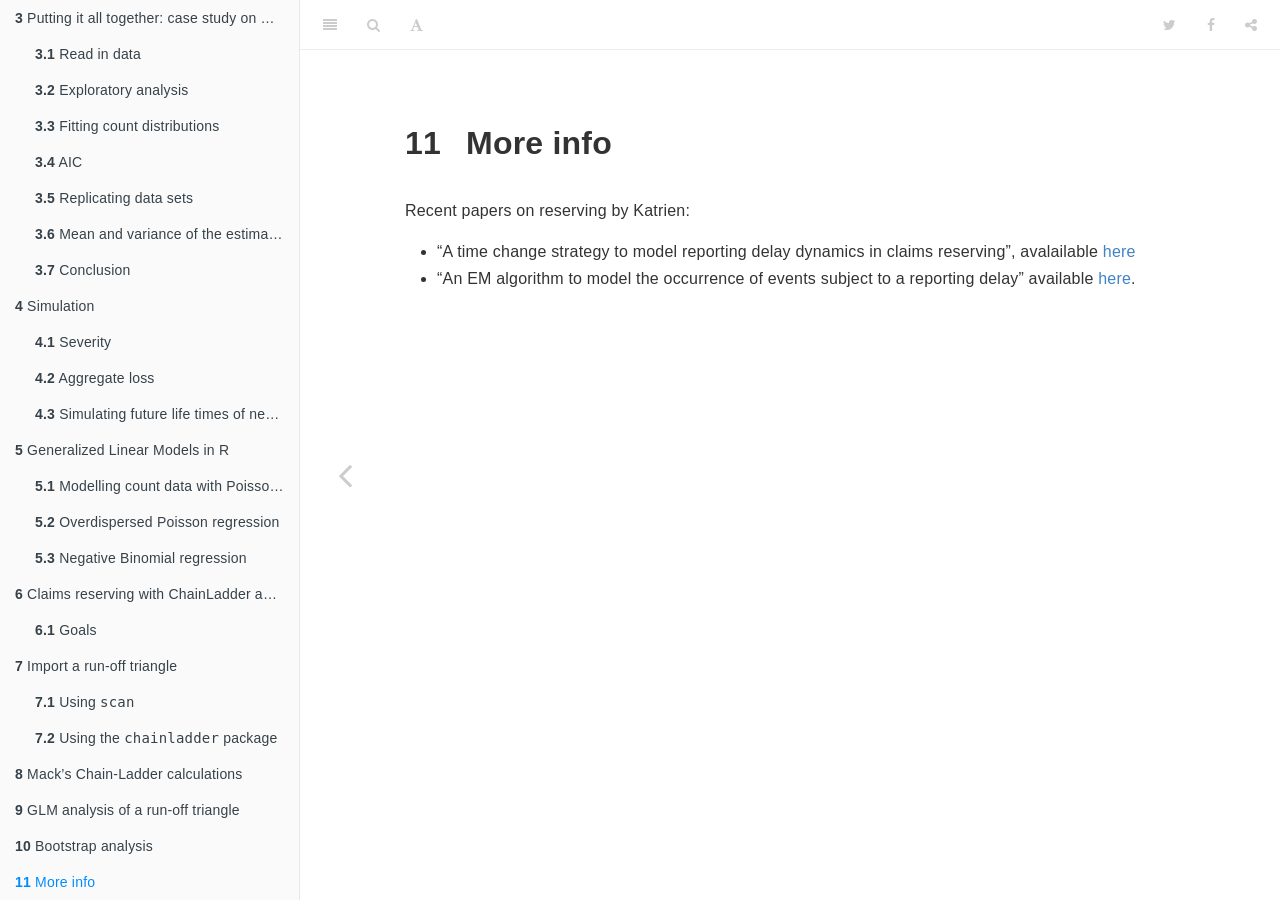
<file: more-info.html>
<!DOCTYPE html>
<html >

<head>

  <meta charset="UTF-8">
  <meta http-equiv="X-UA-Compatible" content="IE=edge">
  <title>11 More info | Risk Modelling in Insurance : a collection of computer labs in R</title>
  <meta name="description" content="Tutorials for the course of Loss Models">
  <meta name="generator" content="bookdown  and GitBook 2.6.7">

  <meta property="og:title" content="11 More info | Risk Modelling in Insurance : a collection of computer labs in R" />
  <meta property="og:type" content="book" />
  
  
  <meta property="og:description" content="Tutorials for the course of Loss Models" />
  

  <meta name="twitter:card" content="summary" />
  <meta name="twitter:title" content="11 More info | Risk Modelling in Insurance : a collection of computer labs in R" />
  
  <meta name="twitter:description" content="Tutorials for the course of Loss Models" />
  

<meta name="author" content="Katrien Antonio and Jonas Crevecoeur">


<meta name="date" content="2019-01-13">

  <meta name="viewport" content="width=device-width, initial-scale=1">
  <meta name="apple-mobile-web-app-capable" content="yes">
  <meta name="apple-mobile-web-app-status-bar-style" content="black">
  
  
<link rel="prev" href="bootstrap-analysis.html">

<script src="libs/jquery-2.2.3/jquery.min.js"></script>
<link href="libs/gitbook-2.6.7/css/style.css" rel="stylesheet" />
<link href="libs/gitbook-2.6.7/css/plugin-table.css" rel="stylesheet" />
<link href="libs/gitbook-2.6.7/css/plugin-bookdown.css" rel="stylesheet" />
<link href="libs/gitbook-2.6.7/css/plugin-highlight.css" rel="stylesheet" />
<link href="libs/gitbook-2.6.7/css/plugin-search.css" rel="stylesheet" />
<link href="libs/gitbook-2.6.7/css/plugin-fontsettings.css" rel="stylesheet" />







<script>
$(document).ready(function() {

  $chunks = $('.fold');

  $chunks.each(function () {

    // add button to source code chunks
      $(this).prepend("<div class=\"showopt\">Show Solution</div><br style=\"line-height:22px;\"/>");
 
	$child = $(this).children('div');
	$child.each(function(){
		$(this).children('').attr('class', 'folded');
	});
	$(this).children('pre').attr('class', 'folded');
	$(this).children('p').attr('class', 'folded');
   });

  // hide all chunks when document is loaded
  $('.folded').css('display', 'none')

  // function to toggle the visibility
  $('.showopt').click(function() {
    var label = $(this).html();
    if (label.indexOf("Show") >= 0) {
      $(this).html(label.replace("Show", "Hide"));
    } else {
      $(this).html(label.replace("Hide", "Show"));
    }
    	$child = $(this).siblings('div');
	$child.each(function(){
		$(this).children('pre').slideToggle('fast', 'swing');
	});
	$(this).siblings('pre').slideToggle('fast', 'swing');
	$(this).siblings('p').slideToggle('fast', 'swing');
  });
});
</script>


<style type="text/css">
a.sourceLine { display: inline-block; line-height: 1.25; }
a.sourceLine { pointer-events: none; color: inherit; text-decoration: inherit; }
a.sourceLine:empty { height: 1.2em; position: absolute; }
.sourceCode { overflow: visible; }
code.sourceCode { white-space: pre; position: relative; }
div.sourceCode { margin: 1em 0; }
pre.sourceCode { margin: 0; }
@media screen {
div.sourceCode { overflow: auto; }
}
@media print {
code.sourceCode { white-space: pre-wrap; }
a.sourceLine { text-indent: -1em; padding-left: 1em; }
}
pre.numberSource a.sourceLine
  { position: relative; }
pre.numberSource a.sourceLine:empty
  { position: absolute; }
pre.numberSource a.sourceLine::before
  { content: attr(data-line-number);
    position: absolute; left: -5em; text-align: right; vertical-align: baseline;
    border: none; pointer-events: all;
    -webkit-touch-callout: none; -webkit-user-select: none;
    -khtml-user-select: none; -moz-user-select: none;
    -ms-user-select: none; user-select: none;
    padding: 0 4px; width: 4em;
    color: #aaaaaa;
  }
pre.numberSource { margin-left: 3em; border-left: 1px solid #aaaaaa;  padding-left: 4px; }
div.sourceCode
  {  }
@media screen {
a.sourceLine::before { text-decoration: underline; }
}
code span.al { color: #ff0000; font-weight: bold; } /* Alert */
code span.an { color: #60a0b0; font-weight: bold; font-style: italic; } /* Annotation */
code span.at { color: #7d9029; } /* Attribute */
code span.bn { color: #40a070; } /* BaseN */
code span.bu { } /* BuiltIn */
code span.cf { color: #007020; font-weight: bold; } /* ControlFlow */
code span.ch { color: #4070a0; } /* Char */
code span.cn { color: #880000; } /* Constant */
code span.co { color: #60a0b0; font-style: italic; } /* Comment */
code span.cv { color: #60a0b0; font-weight: bold; font-style: italic; } /* CommentVar */
code span.do { color: #ba2121; font-style: italic; } /* Documentation */
code span.dt { color: #902000; } /* DataType */
code span.dv { color: #40a070; } /* DecVal */
code span.er { color: #ff0000; font-weight: bold; } /* Error */
code span.ex { } /* Extension */
code span.fl { color: #40a070; } /* Float */
code span.fu { color: #06287e; } /* Function */
code span.im { } /* Import */
code span.in { color: #60a0b0; font-weight: bold; font-style: italic; } /* Information */
code span.kw { color: #007020; font-weight: bold; } /* Keyword */
code span.op { color: #666666; } /* Operator */
code span.ot { color: #007020; } /* Other */
code span.pp { color: #bc7a00; } /* Preprocessor */
code span.sc { color: #4070a0; } /* SpecialChar */
code span.ss { color: #bb6688; } /* SpecialString */
code span.st { color: #4070a0; } /* String */
code span.va { color: #19177c; } /* Variable */
code span.vs { color: #4070a0; } /* VerbatimString */
code span.wa { color: #60a0b0; font-weight: bold; font-style: italic; } /* Warning */
</style>

<link rel="stylesheet" href="style.css" type="text/css" />
</head>

<body>



  <div class="book without-animation with-summary font-size-2 font-family-1" data-basepath=".">

    <div class="book-summary">
      <nav role="navigation">

<ul class="summary">
<li class="chapter" data-level="1" data-path="index.html"><a href="index.html"><i class="fa fa-check"></i><b>1</b> Intro</a></li>
<li class="chapter" data-level="2" data-path="simple-parametric-distributions-for-frequency-and-severity-data.html"><a href="simple-parametric-distributions-for-frequency-and-severity-data.html"><i class="fa fa-check"></i><b>2</b> Simple, parametric distributions for frequency and severity data</a><ul>
<li class="chapter" data-level="2.1" data-path="simple-parametric-distributions-for-frequency-and-severity-data.html"><a href="simple-parametric-distributions-for-frequency-and-severity-data.html#the-exponential-distribution"><i class="fa fa-check"></i><b>2.1</b> The exponential distribution</a><ul>
<li class="chapter" data-level="2.1.1" data-path="simple-parametric-distributions-for-frequency-and-severity-data.html"><a href="simple-parametric-distributions-for-frequency-and-severity-data.html#simulating-data"><i class="fa fa-check"></i><b>2.1.1</b> Simulating data</a></li>
<li class="chapter" data-level="2.1.2" data-path="simple-parametric-distributions-for-frequency-and-severity-data.html"><a href="simple-parametric-distributions-for-frequency-and-severity-data.html#exploratory-analysis"><i class="fa fa-check"></i><b>2.1.2</b> Exploratory analysis</a></li>
<li class="chapter" data-level="2.1.3" data-path="simple-parametric-distributions-for-frequency-and-severity-data.html"><a href="simple-parametric-distributions-for-frequency-and-severity-data.html#data-visualization-with-ggplot"><i class="fa fa-check"></i><b>2.1.3</b> Data visualization with ggplot</a></li>
<li class="chapter" data-level="2.1.4" data-path="simple-parametric-distributions-for-frequency-and-severity-data.html"><a href="simple-parametric-distributions-for-frequency-and-severity-data.html#maximum-likelihood-estimation-mle"><i class="fa fa-check"></i><b>2.1.4</b> Maximum Likelihood Estimation (MLE)</a></li>
</ul></li>
<li class="chapter" data-level="2.2" data-path="simple-parametric-distributions-for-frequency-and-severity-data.html"><a href="simple-parametric-distributions-for-frequency-and-severity-data.html#discrete-distributions"><i class="fa fa-check"></i><b>2.2</b> Discrete distributions</a><ul>
<li class="chapter" data-level="2.2.1" data-path="simple-parametric-distributions-for-frequency-and-severity-data.html"><a href="simple-parametric-distributions-for-frequency-and-severity-data.html#simulating-the-data"><i class="fa fa-check"></i><b>2.2.1</b> Simulating the data</a></li>
<li class="chapter" data-level="2.2.2" data-path="simple-parametric-distributions-for-frequency-and-severity-data.html"><a href="simple-parametric-distributions-for-frequency-and-severity-data.html#exploratory-analysis-1"><i class="fa fa-check"></i><b>2.2.2</b> Exploratory analysis</a></li>
<li class="chapter" data-level="2.2.3" data-path="simple-parametric-distributions-for-frequency-and-severity-data.html"><a href="simple-parametric-distributions-for-frequency-and-severity-data.html#maximum-likelihood-estimation-mle-1"><i class="fa fa-check"></i><b>2.2.3</b> Maximum Likelihood Estimation (MLE)</a></li>
<li class="chapter" data-level="2.2.4" data-path="simple-parametric-distributions-for-frequency-and-severity-data.html"><a href="simple-parametric-distributions-for-frequency-and-severity-data.html#comparing-fitted-models"><i class="fa fa-check"></i><b>2.2.4</b> Comparing fitted models</a></li>
</ul></li>
</ul></li>
<li class="chapter" data-level="3" data-path="putting-it-all-together-case-study-on-modelling-claim-counts.html"><a href="putting-it-all-together-case-study-on-modelling-claim-counts.html"><i class="fa fa-check"></i><b>3</b> Putting it all together: case study on modelling claim counts</a><ul>
<li class="chapter" data-level="3.1" data-path="putting-it-all-together-case-study-on-modelling-claim-counts.html"><a href="putting-it-all-together-case-study-on-modelling-claim-counts.html#read-in-data"><i class="fa fa-check"></i><b>3.1</b> Read in data</a><ul>
<li class="chapter" data-level="3.1.1" data-path="putting-it-all-together-case-study-on-modelling-claim-counts.html"><a href="putting-it-all-together-case-study-on-modelling-claim-counts.html#determining-the-file-path"><i class="fa fa-check"></i><b>3.1.1</b> Determining the file path</a></li>
<li class="chapter" data-level="3.1.2" data-path="putting-it-all-together-case-study-on-modelling-claim-counts.html"><a href="putting-it-all-together-case-study-on-modelling-claim-counts.html#importing-a-.txt-file"><i class="fa fa-check"></i><b>3.1.2</b> Importing a .txt file</a></li>
</ul></li>
<li class="chapter" data-level="3.2" data-path="putting-it-all-together-case-study-on-modelling-claim-counts.html"><a href="putting-it-all-together-case-study-on-modelling-claim-counts.html#exploratory-analysis-2"><i class="fa fa-check"></i><b>3.2</b> Exploratory analysis</a><ul>
<li class="chapter" data-level="3.2.1" data-path="putting-it-all-together-case-study-on-modelling-claim-counts.html"><a href="putting-it-all-together-case-study-on-modelling-claim-counts.html#summary-statistics-disregarding-exposure"><i class="fa fa-check"></i><b>3.2.1</b> Summary statistics disregarding exposure</a></li>
<li class="chapter" data-level="3.2.2" data-path="putting-it-all-together-case-study-on-modelling-claim-counts.html"><a href="putting-it-all-together-case-study-on-modelling-claim-counts.html#summary-statistics-taking-into-account-exposure"><i class="fa fa-check"></i><b>3.2.2</b> Summary statistics taking into account exposure</a></li>
<li class="chapter" data-level="3.2.3" data-path="putting-it-all-together-case-study-on-modelling-claim-counts.html"><a href="putting-it-all-together-case-study-on-modelling-claim-counts.html#empirical-probability-distribution"><i class="fa fa-check"></i><b>3.2.3</b> Empirical probability distribution</a></li>
<li class="chapter" data-level="3.2.4" data-path="putting-it-all-together-case-study-on-modelling-claim-counts.html"><a href="putting-it-all-together-case-study-on-modelling-claim-counts.html#the-a-b-0-class-of-distributions"><i class="fa fa-check"></i><b>3.2.4</b> The (a, b, 0) class of distributions</a></li>
</ul></li>
<li class="chapter" data-level="3.3" data-path="putting-it-all-together-case-study-on-modelling-claim-counts.html"><a href="putting-it-all-together-case-study-on-modelling-claim-counts.html#fitting-count-distributions"><i class="fa fa-check"></i><b>3.3</b> Fitting count distributions</a><ul>
<li class="chapter" data-level="3.3.1" data-path="putting-it-all-together-case-study-on-modelling-claim-counts.html"><a href="putting-it-all-together-case-study-on-modelling-claim-counts.html#poisson"><i class="fa fa-check"></i><b>3.3.1</b> Poisson</a></li>
<li class="chapter" data-level="3.3.2" data-path="putting-it-all-together-case-study-on-modelling-claim-counts.html"><a href="putting-it-all-together-case-study-on-modelling-claim-counts.html#negative-binomial-1"><i class="fa fa-check"></i><b>3.3.2</b> Negative binomial</a></li>
<li class="chapter" data-level="3.3.3" data-path="putting-it-all-together-case-study-on-modelling-claim-counts.html"><a href="putting-it-all-together-case-study-on-modelling-claim-counts.html#modified-poisson-distributions"><i class="fa fa-check"></i><b>3.3.3</b> Modified Poisson distributions</a></li>
</ul></li>
<li class="chapter" data-level="3.4" data-path="putting-it-all-together-case-study-on-modelling-claim-counts.html"><a href="putting-it-all-together-case-study-on-modelling-claim-counts.html#aic-1"><i class="fa fa-check"></i><b>3.4</b> AIC</a></li>
<li class="chapter" data-level="3.5" data-path="putting-it-all-together-case-study-on-modelling-claim-counts.html"><a href="putting-it-all-together-case-study-on-modelling-claim-counts.html#replicating-data-sets"><i class="fa fa-check"></i><b>3.5</b> Replicating data sets</a><ul>
<li class="chapter" data-level="3.5.1" data-path="putting-it-all-together-case-study-on-modelling-claim-counts.html"><a href="putting-it-all-together-case-study-on-modelling-claim-counts.html#poisson-1"><i class="fa fa-check"></i><b>3.5.1</b> Poisson</a></li>
<li class="chapter" data-level="3.5.2" data-path="putting-it-all-together-case-study-on-modelling-claim-counts.html"><a href="putting-it-all-together-case-study-on-modelling-claim-counts.html#nb"><i class="fa fa-check"></i><b>3.5.2</b> NB</a></li>
<li class="chapter" data-level="3.5.3" data-path="putting-it-all-together-case-study-on-modelling-claim-counts.html"><a href="putting-it-all-together-case-study-on-modelling-claim-counts.html#zip"><i class="fa fa-check"></i><b>3.5.3</b> ZIP</a></li>
<li class="chapter" data-level="3.5.4" data-path="putting-it-all-together-case-study-on-modelling-claim-counts.html"><a href="putting-it-all-together-case-study-on-modelling-claim-counts.html#hurdle-poisson-1"><i class="fa fa-check"></i><b>3.5.4</b> Hurdle Poisson</a></li>
</ul></li>
<li class="chapter" data-level="3.6" data-path="putting-it-all-together-case-study-on-modelling-claim-counts.html"><a href="putting-it-all-together-case-study-on-modelling-claim-counts.html#mean-and-variance-of-the-estimated-zip-nb-hurdle-poisson"><i class="fa fa-check"></i><b>3.6</b> Mean and variance of the estimated ZIP, NB, Hurdle Poisson</a><ul>
<li class="chapter" data-level="3.6.1" data-path="putting-it-all-together-case-study-on-modelling-claim-counts.html"><a href="putting-it-all-together-case-study-on-modelling-claim-counts.html#poisson-2"><i class="fa fa-check"></i><b>3.6.1</b> Poisson</a></li>
<li class="chapter" data-level="3.6.2" data-path="putting-it-all-together-case-study-on-modelling-claim-counts.html"><a href="putting-it-all-together-case-study-on-modelling-claim-counts.html#nb-1"><i class="fa fa-check"></i><b>3.6.2</b> NB</a></li>
<li class="chapter" data-level="3.6.3" data-path="putting-it-all-together-case-study-on-modelling-claim-counts.html"><a href="putting-it-all-together-case-study-on-modelling-claim-counts.html#zip-1"><i class="fa fa-check"></i><b>3.6.3</b> ZIP</a></li>
<li class="chapter" data-level="3.6.4" data-path="putting-it-all-together-case-study-on-modelling-claim-counts.html"><a href="putting-it-all-together-case-study-on-modelling-claim-counts.html#hurdle-poisson-2"><i class="fa fa-check"></i><b>3.6.4</b> Hurdle Poisson</a></li>
<li class="chapter" data-level="3.6.5" data-path="putting-it-all-together-case-study-on-modelling-claim-counts.html"><a href="putting-it-all-together-case-study-on-modelling-claim-counts.html#comparison-with-empirical-mean-and-variance"><i class="fa fa-check"></i><b>3.6.5</b> Comparison with empirical mean and variance</a></li>
</ul></li>
<li class="chapter" data-level="3.7" data-path="putting-it-all-together-case-study-on-modelling-claim-counts.html"><a href="putting-it-all-together-case-study-on-modelling-claim-counts.html#conclusion"><i class="fa fa-check"></i><b>3.7</b> Conclusion</a></li>
</ul></li>
<li class="chapter" data-level="4" data-path="simulation.html"><a href="simulation.html"><i class="fa fa-check"></i><b>4</b> Simulation</a><ul>
<li class="chapter" data-level="4.1" data-path="simulation.html"><a href="simulation.html#severity"><i class="fa fa-check"></i><b>4.1</b> Severity</a><ul>
<li class="chapter" data-level="4.1.1" data-path="simulation.html"><a href="simulation.html#probability-integral-transform"><i class="fa fa-check"></i><b>4.1.1</b> Probability integral transform</a></li>
<li class="chapter" data-level="4.1.2" data-path="simulation.html"><a href="simulation.html#visualization"><i class="fa fa-check"></i><b>4.1.2</b> Visualization</a></li>
<li class="chapter" data-level="4.1.3" data-path="simulation.html"><a href="simulation.html#expected-loss-with-a-deductible"><i class="fa fa-check"></i><b>4.1.3</b> Expected loss with a deductible</a></li>
</ul></li>
<li class="chapter" data-level="4.2" data-path="simulation.html"><a href="simulation.html#aggregate-loss"><i class="fa fa-check"></i><b>4.2</b> Aggregate loss</a></li>
<li class="chapter" data-level="4.3" data-path="simulation.html"><a href="simulation.html#simulating-future-life-times-of-newborns"><i class="fa fa-check"></i><b>4.3</b> Simulating future life times of newborns</a><ul>
<li class="chapter" data-level="4.3.1" data-path="simulation.html"><a href="simulation.html#importing-the-data"><i class="fa fa-check"></i><b>4.3.1</b> Importing the data</a></li>
<li class="chapter" data-level="4.3.2" data-path="simulation.html"><a href="simulation.html#simulate-the-whole-life-time"><i class="fa fa-check"></i><b>4.3.2</b> Simulate the whole life time</a></li>
<li class="chapter" data-level="4.3.3" data-path="simulation.html"><a href="simulation.html#simulate-the-future-lifetime"><i class="fa fa-check"></i><b>4.3.3</b> Simulate the future lifetime</a></li>
<li class="chapter" data-level="4.3.4" data-path="simulation.html"><a href="simulation.html#visualize-the-data"><i class="fa fa-check"></i><b>4.3.4</b> Visualize the data</a></li>
</ul></li>
</ul></li>
<li class="chapter" data-level="5" data-path="glms.html"><a href="glms.html"><i class="fa fa-check"></i><b>5</b> Generalized Linear Models in R</a><ul>
<li class="chapter" data-level="5.1" data-path="glms.html"><a href="glms.html#modelling-count-data-with-poisson-regression-models"><i class="fa fa-check"></i><b>5.1</b> Modelling count data with Poisson regression models</a><ul>
<li class="chapter" data-level="5.1.1" data-path="glms.html"><a href="glms.html#a-first-data-set"><i class="fa fa-check"></i><b>5.1.1</b> A first data set</a></li>
<li class="chapter" data-level="5.1.2" data-path="glms.html"><a href="glms.html#fit-a-poisson-glm"><i class="fa fa-check"></i><b>5.1.2</b> Fit a Poisson GLM</a></li>
<li class="chapter" data-level="5.1.3" data-path="glms.html"><a href="glms.html#the-use-of-exposure"><i class="fa fa-check"></i><b>5.1.3</b> The use of exposure</a></li>
<li class="chapter" data-level="5.1.4" data-path="glms.html"><a href="glms.html#analysis-of-deviance-for-glms"><i class="fa fa-check"></i><b>5.1.4</b> Analysis of deviance for GLMs</a></li>
<li class="chapter" data-level="5.1.5" data-path="glms.html"><a href="glms.html#an-example"><i class="fa fa-check"></i><b>5.1.5</b> An example</a></li>
</ul></li>
<li class="chapter" data-level="5.2" data-path="glms.html"><a href="glms.html#overdispersed-poisson-regression"><i class="fa fa-check"></i><b>5.2</b> Overdispersed Poisson regression</a></li>
<li class="chapter" data-level="5.3" data-path="glms.html"><a href="glms.html#negative-binomial-regression"><i class="fa fa-check"></i><b>5.3</b> Negative Binomial regression</a></li>
</ul></li>
<li class="chapter" data-level="6" data-path="claims-reserving-with-chainladder-and-glms.html"><a href="claims-reserving-with-chainladder-and-glms.html"><i class="fa fa-check"></i><b>6</b> Claims reserving with ChainLadder and GLMs</a><ul>
<li class="chapter" data-level="6.1" data-path="claims-reserving-with-chainladder-and-glms.html"><a href="claims-reserving-with-chainladder-and-glms.html#goals"><i class="fa fa-check"></i><b>6.1</b> Goals</a></li>
</ul></li>
<li class="chapter" data-level="7" data-path="import-a-run-off-triangle.html"><a href="import-a-run-off-triangle.html"><i class="fa fa-check"></i><b>7</b> Import a run-off triangle</a><ul>
<li class="chapter" data-level="7.1" data-path="import-a-run-off-triangle.html"><a href="import-a-run-off-triangle.html#using-scan"><i class="fa fa-check"></i><b>7.1</b> Using <code>scan</code></a></li>
<li class="chapter" data-level="7.2" data-path="import-a-run-off-triangle.html"><a href="import-a-run-off-triangle.html#using-the-chainladder-package"><i class="fa fa-check"></i><b>7.2</b> Using the <code>chainladder</code> package</a></li>
</ul></li>
<li class="chapter" data-level="8" data-path="macks-chain-ladder-calculations.html"><a href="macks-chain-ladder-calculations.html"><i class="fa fa-check"></i><b>8</b> Mack’s Chain-Ladder calculations</a></li>
<li class="chapter" data-level="9" data-path="glm-analysis-of-a-run-off-triangle.html"><a href="glm-analysis-of-a-run-off-triangle.html"><i class="fa fa-check"></i><b>9</b> GLM analysis of a run-off triangle</a></li>
<li class="chapter" data-level="10" data-path="bootstrap-analysis.html"><a href="bootstrap-analysis.html"><i class="fa fa-check"></i><b>10</b> Bootstrap analysis</a></li>
<li class="chapter" data-level="11" data-path="more-info.html"><a href="more-info.html"><i class="fa fa-check"></i><b>11</b> More info</a></li>
</ul>

      </nav>
    </div>

    <div class="book-body">
      <div class="body-inner">
        <div class="book-header" role="navigation">
          <h1>
            <i class="fa fa-circle-o-notch fa-spin"></i><a href="./">Risk Modelling in Insurance : a collection of computer labs in R</a>
          </h1>
        </div>

        <div class="page-wrapper" tabindex="-1" role="main">
          <div class="page-inner">

            <section class="normal" id="section-">
<div id="more-info" class="section level1">
<h1><span class="header-section-number">11</span> More info</h1>
<p>Recent papers on reserving by Katrien:</p>
<ul>
<li>“A time change strategy to model reporting delay dynamics in claims reserving”, avalailable <a href="https://arxiv.org/abs/1801.02935">here</a></li>
<li>“An EM algorithm to model the occurrence of events subject to a reporting delay” available <a href="https://feb.kuleuven.be/public/u0043181/papers/KBI_1807.pdf">here</a>.</li>
</ul>

</div>
            </section>

          </div>
        </div>
      </div>
<a href="bootstrap-analysis.html" class="navigation navigation-prev navigation-unique" aria-label="Previous page"><i class="fa fa-angle-left"></i></a>

    </div>
  </div>
<script src="libs/gitbook-2.6.7/js/app.min.js"></script>
<script src="libs/gitbook-2.6.7/js/lunr.js"></script>
<script src="libs/gitbook-2.6.7/js/plugin-search.js"></script>
<script src="libs/gitbook-2.6.7/js/plugin-sharing.js"></script>
<script src="libs/gitbook-2.6.7/js/plugin-fontsettings.js"></script>
<script src="libs/gitbook-2.6.7/js/plugin-bookdown.js"></script>
<script src="libs/gitbook-2.6.7/js/jquery.highlight.js"></script>
<script>
gitbook.require(["gitbook"], function(gitbook) {
gitbook.start({
"sharing": {
"github": false,
"facebook": true,
"twitter": true,
"google": false,
"linkedin": false,
"weibo": false,
"instapaper": false,
"vk": false,
"all": ["facebook", "google", "twitter", "linkedin", "weibo", "instapaper"]
},
"fontsettings": {
"theme": "white",
"family": "sans",
"size": 2
},
"edit": {
"link": null,
"text": null
},
"history": {
"link": null,
"text": null
},
"download": null,
"toc": {
"collapse": "subsection"
}
});
});
</script>

</body>

</html>
</file>
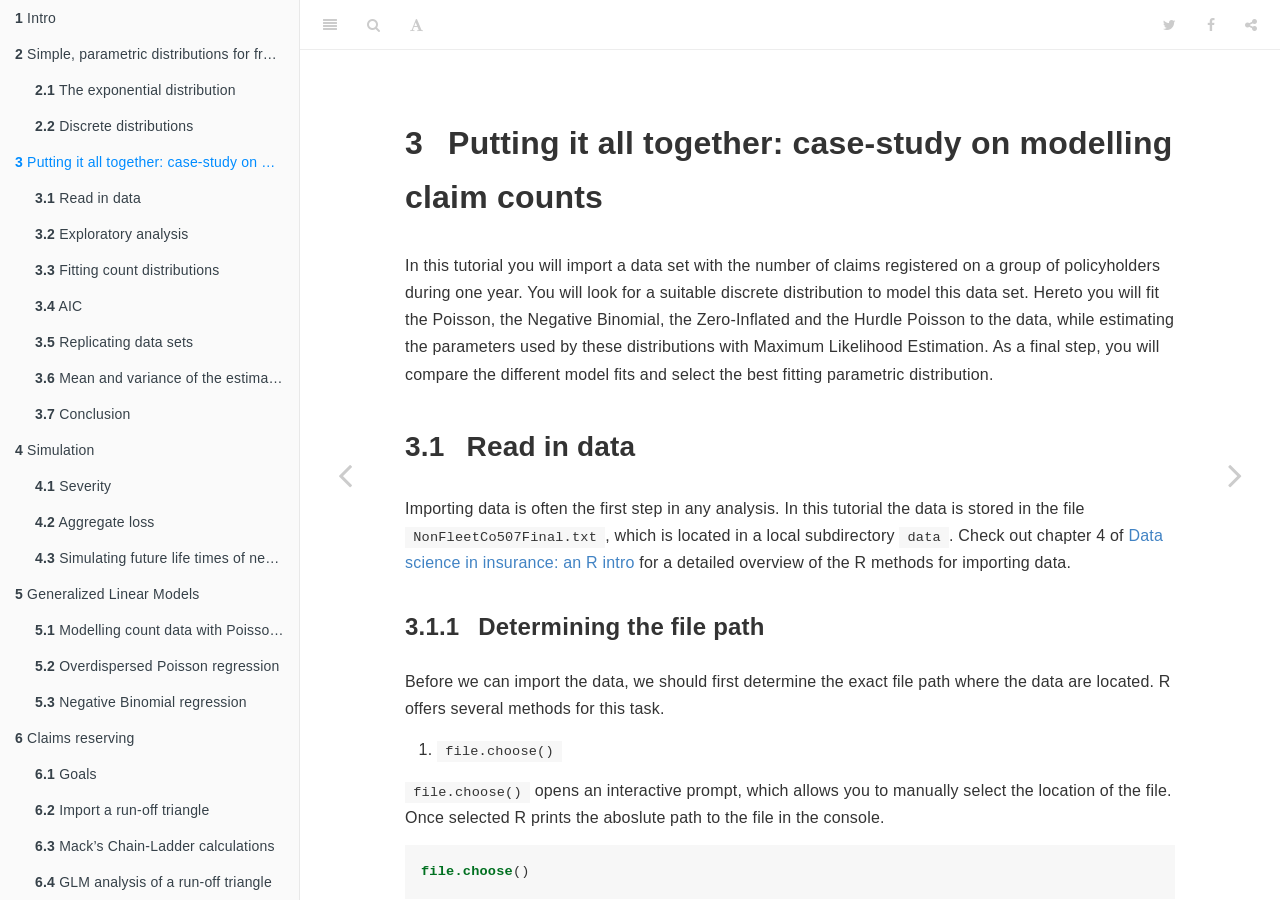
<file: putting-it-all-together-case-study-on-modelling-claim-counts.html>
<!DOCTYPE html>
<html >

<head>

  <meta charset="UTF-8">
  <meta http-equiv="X-UA-Compatible" content="IE=edge">
  <title>3 Putting it all together: case-study on modelling claim counts | Risk Modelling in Insurance : a collection of computer labs in R</title>
  <meta name="description" content="Tutorials for the course of Loss Models">
  <meta name="generator" content="bookdown  and GitBook 2.6.7">

  <meta property="og:title" content="3 Putting it all together: case-study on modelling claim counts | Risk Modelling in Insurance : a collection of computer labs in R" />
  <meta property="og:type" content="book" />
  
  
  <meta property="og:description" content="Tutorials for the course of Loss Models" />
  

  <meta name="twitter:card" content="summary" />
  <meta name="twitter:title" content="3 Putting it all together: case-study on modelling claim counts | Risk Modelling in Insurance : a collection of computer labs in R" />
  
  <meta name="twitter:description" content="Tutorials for the course of Loss Models" />
  

<meta name="author" content="Katrien Antonio and Jonas Crevecoeur">


<meta name="date" content="2019-01-13">

  <meta name="viewport" content="width=device-width, initial-scale=1">
  <meta name="apple-mobile-web-app-capable" content="yes">
  <meta name="apple-mobile-web-app-status-bar-style" content="black">
  
  
<link rel="prev" href="simple-parametric-distributions-for-frequency-and-severity-data.html">
<link rel="next" href="simulation.html">
<script src="libs/jquery-2.2.3/jquery.min.js"></script>
<link href="libs/gitbook-2.6.7/css/style.css" rel="stylesheet" />
<link href="libs/gitbook-2.6.7/css/plugin-table.css" rel="stylesheet" />
<link href="libs/gitbook-2.6.7/css/plugin-bookdown.css" rel="stylesheet" />
<link href="libs/gitbook-2.6.7/css/plugin-highlight.css" rel="stylesheet" />
<link href="libs/gitbook-2.6.7/css/plugin-search.css" rel="stylesheet" />
<link href="libs/gitbook-2.6.7/css/plugin-fontsettings.css" rel="stylesheet" />







<script>
$(document).ready(function() {

  $chunks = $('.fold');

  $chunks.each(function () {

    // add button to source code chunks
      $(this).prepend("<div class=\"showopt\">Show Solution</div><br style=\"line-height:22px;\"/>");
 
	$child = $(this).children('div');
	$child.each(function(){
		$(this).children('').attr('class', 'folded');
	});
	$(this).children('pre').attr('class', 'folded');
	$(this).children('p').attr('class', 'folded');
   });

  // hide all chunks when document is loaded
  $('.folded').css('display', 'none')

  // function to toggle the visibility
  $('.showopt').click(function() {
    var label = $(this).html();
    if (label.indexOf("Show") >= 0) {
      $(this).html(label.replace("Show", "Hide"));
    } else {
      $(this).html(label.replace("Hide", "Show"));
    }
    	$child = $(this).siblings('div');
	$child.each(function(){
		$(this).children('pre').slideToggle('fast', 'swing');
	});
	$(this).siblings('pre').slideToggle('fast', 'swing');
	$(this).siblings('p').slideToggle('fast', 'swing');
  });
});
</script>


<style type="text/css">
a.sourceLine { display: inline-block; line-height: 1.25; }
a.sourceLine { pointer-events: none; color: inherit; text-decoration: inherit; }
a.sourceLine:empty { height: 1.2em; position: absolute; }
.sourceCode { overflow: visible; }
code.sourceCode { white-space: pre; position: relative; }
div.sourceCode { margin: 1em 0; }
pre.sourceCode { margin: 0; }
@media screen {
div.sourceCode { overflow: auto; }
}
@media print {
code.sourceCode { white-space: pre-wrap; }
a.sourceLine { text-indent: -1em; padding-left: 1em; }
}
pre.numberSource a.sourceLine
  { position: relative; }
pre.numberSource a.sourceLine:empty
  { position: absolute; }
pre.numberSource a.sourceLine::before
  { content: attr(data-line-number);
    position: absolute; left: -5em; text-align: right; vertical-align: baseline;
    border: none; pointer-events: all;
    -webkit-touch-callout: none; -webkit-user-select: none;
    -khtml-user-select: none; -moz-user-select: none;
    -ms-user-select: none; user-select: none;
    padding: 0 4px; width: 4em;
    color: #aaaaaa;
  }
pre.numberSource { margin-left: 3em; border-left: 1px solid #aaaaaa;  padding-left: 4px; }
div.sourceCode
  {  }
@media screen {
a.sourceLine::before { text-decoration: underline; }
}
code span.al { color: #ff0000; font-weight: bold; } /* Alert */
code span.an { color: #60a0b0; font-weight: bold; font-style: italic; } /* Annotation */
code span.at { color: #7d9029; } /* Attribute */
code span.bn { color: #40a070; } /* BaseN */
code span.bu { } /* BuiltIn */
code span.cf { color: #007020; font-weight: bold; } /* ControlFlow */
code span.ch { color: #4070a0; } /* Char */
code span.cn { color: #880000; } /* Constant */
code span.co { color: #60a0b0; font-style: italic; } /* Comment */
code span.cv { color: #60a0b0; font-weight: bold; font-style: italic; } /* CommentVar */
code span.do { color: #ba2121; font-style: italic; } /* Documentation */
code span.dt { color: #902000; } /* DataType */
code span.dv { color: #40a070; } /* DecVal */
code span.er { color: #ff0000; font-weight: bold; } /* Error */
code span.ex { } /* Extension */
code span.fl { color: #40a070; } /* Float */
code span.fu { color: #06287e; } /* Function */
code span.im { } /* Import */
code span.in { color: #60a0b0; font-weight: bold; font-style: italic; } /* Information */
code span.kw { color: #007020; font-weight: bold; } /* Keyword */
code span.op { color: #666666; } /* Operator */
code span.ot { color: #007020; } /* Other */
code span.pp { color: #bc7a00; } /* Preprocessor */
code span.sc { color: #4070a0; } /* SpecialChar */
code span.ss { color: #bb6688; } /* SpecialString */
code span.st { color: #4070a0; } /* String */
code span.va { color: #19177c; } /* Variable */
code span.vs { color: #4070a0; } /* VerbatimString */
code span.wa { color: #60a0b0; font-weight: bold; font-style: italic; } /* Warning */
</style>

<link rel="stylesheet" href="style.css" type="text/css" />
</head>

<body>



  <div class="book without-animation with-summary font-size-2 font-family-1" data-basepath=".">

    <div class="book-summary">
      <nav role="navigation">

<ul class="summary">
<li class="chapter" data-level="1" data-path="index.html"><a href="index.html"><i class="fa fa-check"></i><b>1</b> Intro</a></li>
<li class="chapter" data-level="2" data-path="simple-parametric-distributions-for-frequency-and-severity-data.html"><a href="simple-parametric-distributions-for-frequency-and-severity-data.html"><i class="fa fa-check"></i><b>2</b> Simple, parametric distributions for frequency and severity data</a><ul>
<li class="chapter" data-level="2.1" data-path="simple-parametric-distributions-for-frequency-and-severity-data.html"><a href="simple-parametric-distributions-for-frequency-and-severity-data.html#the-exponential-distribution"><i class="fa fa-check"></i><b>2.1</b> The exponential distribution</a><ul>
<li class="chapter" data-level="2.1.1" data-path="simple-parametric-distributions-for-frequency-and-severity-data.html"><a href="simple-parametric-distributions-for-frequency-and-severity-data.html#simulating-data"><i class="fa fa-check"></i><b>2.1.1</b> Simulating data</a></li>
<li class="chapter" data-level="2.1.2" data-path="simple-parametric-distributions-for-frequency-and-severity-data.html"><a href="simple-parametric-distributions-for-frequency-and-severity-data.html#exploratory-analysis"><i class="fa fa-check"></i><b>2.1.2</b> Exploratory analysis</a></li>
<li class="chapter" data-level="2.1.3" data-path="simple-parametric-distributions-for-frequency-and-severity-data.html"><a href="simple-parametric-distributions-for-frequency-and-severity-data.html#data-visualization-with-ggplot"><i class="fa fa-check"></i><b>2.1.3</b> Data visualization with ggplot</a></li>
<li class="chapter" data-level="2.1.4" data-path="simple-parametric-distributions-for-frequency-and-severity-data.html"><a href="simple-parametric-distributions-for-frequency-and-severity-data.html#maximum-likelihood-estimation-mle"><i class="fa fa-check"></i><b>2.1.4</b> Maximum Likelihood Estimation (MLE)</a></li>
</ul></li>
<li class="chapter" data-level="2.2" data-path="simple-parametric-distributions-for-frequency-and-severity-data.html"><a href="simple-parametric-distributions-for-frequency-and-severity-data.html#discrete-distributions"><i class="fa fa-check"></i><b>2.2</b> Discrete distributions</a><ul>
<li class="chapter" data-level="2.2.1" data-path="simple-parametric-distributions-for-frequency-and-severity-data.html"><a href="simple-parametric-distributions-for-frequency-and-severity-data.html#simulating-the-data"><i class="fa fa-check"></i><b>2.2.1</b> Simulating the data</a></li>
<li class="chapter" data-level="2.2.2" data-path="simple-parametric-distributions-for-frequency-and-severity-data.html"><a href="simple-parametric-distributions-for-frequency-and-severity-data.html#exploratory-analysis-1"><i class="fa fa-check"></i><b>2.2.2</b> Exploratory analysis</a></li>
<li class="chapter" data-level="2.2.3" data-path="simple-parametric-distributions-for-frequency-and-severity-data.html"><a href="simple-parametric-distributions-for-frequency-and-severity-data.html#maximum-likelihood-estimation-mle-1"><i class="fa fa-check"></i><b>2.2.3</b> Maximum Likelihood Estimation (MLE)</a></li>
<li class="chapter" data-level="2.2.4" data-path="simple-parametric-distributions-for-frequency-and-severity-data.html"><a href="simple-parametric-distributions-for-frequency-and-severity-data.html#comparing-fitted-models"><i class="fa fa-check"></i><b>2.2.4</b> Comparing fitted models</a></li>
</ul></li>
</ul></li>
<li class="chapter" data-level="3" data-path="putting-it-all-together-case-study-on-modelling-claim-counts.html"><a href="putting-it-all-together-case-study-on-modelling-claim-counts.html"><i class="fa fa-check"></i><b>3</b> Putting it all together: case-study on modelling claim counts</a><ul>
<li class="chapter" data-level="3.1" data-path="putting-it-all-together-case-study-on-modelling-claim-counts.html"><a href="putting-it-all-together-case-study-on-modelling-claim-counts.html#read-in-data"><i class="fa fa-check"></i><b>3.1</b> Read in data</a><ul>
<li class="chapter" data-level="3.1.1" data-path="putting-it-all-together-case-study-on-modelling-claim-counts.html"><a href="putting-it-all-together-case-study-on-modelling-claim-counts.html#determining-the-file-path"><i class="fa fa-check"></i><b>3.1.1</b> Determining the file path</a></li>
<li class="chapter" data-level="3.1.2" data-path="putting-it-all-together-case-study-on-modelling-claim-counts.html"><a href="putting-it-all-together-case-study-on-modelling-claim-counts.html#importing-a-.txt-file"><i class="fa fa-check"></i><b>3.1.2</b> Importing a .txt file</a></li>
</ul></li>
<li class="chapter" data-level="3.2" data-path="putting-it-all-together-case-study-on-modelling-claim-counts.html"><a href="putting-it-all-together-case-study-on-modelling-claim-counts.html#exploratory-analysis-2"><i class="fa fa-check"></i><b>3.2</b> Exploratory analysis</a><ul>
<li class="chapter" data-level="3.2.1" data-path="putting-it-all-together-case-study-on-modelling-claim-counts.html"><a href="putting-it-all-together-case-study-on-modelling-claim-counts.html#summary-statistics-disregarding-exposure"><i class="fa fa-check"></i><b>3.2.1</b> Summary statistics disregarding exposure</a></li>
<li class="chapter" data-level="3.2.2" data-path="putting-it-all-together-case-study-on-modelling-claim-counts.html"><a href="putting-it-all-together-case-study-on-modelling-claim-counts.html#summary-statistics-taking-into-account-exposure"><i class="fa fa-check"></i><b>3.2.2</b> Summary statistics taking into account exposure</a></li>
<li class="chapter" data-level="3.2.3" data-path="putting-it-all-together-case-study-on-modelling-claim-counts.html"><a href="putting-it-all-together-case-study-on-modelling-claim-counts.html#empirical-probability-distribution"><i class="fa fa-check"></i><b>3.2.3</b> Empirical probability distribution</a></li>
<li class="chapter" data-level="3.2.4" data-path="putting-it-all-together-case-study-on-modelling-claim-counts.html"><a href="putting-it-all-together-case-study-on-modelling-claim-counts.html#the-a-b-0-class-of-distributions"><i class="fa fa-check"></i><b>3.2.4</b> The (a, b, 0) class of distributions</a></li>
</ul></li>
<li class="chapter" data-level="3.3" data-path="putting-it-all-together-case-study-on-modelling-claim-counts.html"><a href="putting-it-all-together-case-study-on-modelling-claim-counts.html#fitting-count-distributions"><i class="fa fa-check"></i><b>3.3</b> Fitting count distributions</a><ul>
<li class="chapter" data-level="3.3.1" data-path="putting-it-all-together-case-study-on-modelling-claim-counts.html"><a href="putting-it-all-together-case-study-on-modelling-claim-counts.html#poisson"><i class="fa fa-check"></i><b>3.3.1</b> Poisson</a></li>
<li class="chapter" data-level="3.3.2" data-path="putting-it-all-together-case-study-on-modelling-claim-counts.html"><a href="putting-it-all-together-case-study-on-modelling-claim-counts.html#negative-binomial-1"><i class="fa fa-check"></i><b>3.3.2</b> Negative binomial</a></li>
<li class="chapter" data-level="3.3.3" data-path="putting-it-all-together-case-study-on-modelling-claim-counts.html"><a href="putting-it-all-together-case-study-on-modelling-claim-counts.html#modified-poisson-distributions"><i class="fa fa-check"></i><b>3.3.3</b> Modified Poisson distributions</a></li>
</ul></li>
<li class="chapter" data-level="3.4" data-path="putting-it-all-together-case-study-on-modelling-claim-counts.html"><a href="putting-it-all-together-case-study-on-modelling-claim-counts.html#aic-1"><i class="fa fa-check"></i><b>3.4</b> AIC</a></li>
<li class="chapter" data-level="3.5" data-path="putting-it-all-together-case-study-on-modelling-claim-counts.html"><a href="putting-it-all-together-case-study-on-modelling-claim-counts.html#replicating-data-sets"><i class="fa fa-check"></i><b>3.5</b> Replicating data sets</a><ul>
<li class="chapter" data-level="3.5.1" data-path="putting-it-all-together-case-study-on-modelling-claim-counts.html"><a href="putting-it-all-together-case-study-on-modelling-claim-counts.html#poisson-1"><i class="fa fa-check"></i><b>3.5.1</b> Poisson</a></li>
<li class="chapter" data-level="3.5.2" data-path="putting-it-all-together-case-study-on-modelling-claim-counts.html"><a href="putting-it-all-together-case-study-on-modelling-claim-counts.html#nb"><i class="fa fa-check"></i><b>3.5.2</b> NB</a></li>
<li class="chapter" data-level="3.5.3" data-path="putting-it-all-together-case-study-on-modelling-claim-counts.html"><a href="putting-it-all-together-case-study-on-modelling-claim-counts.html#zip"><i class="fa fa-check"></i><b>3.5.3</b> ZIP</a></li>
<li class="chapter" data-level="3.5.4" data-path="putting-it-all-together-case-study-on-modelling-claim-counts.html"><a href="putting-it-all-together-case-study-on-modelling-claim-counts.html#hurdle-poisson-1"><i class="fa fa-check"></i><b>3.5.4</b> Hurdle Poisson</a></li>
</ul></li>
<li class="chapter" data-level="3.6" data-path="putting-it-all-together-case-study-on-modelling-claim-counts.html"><a href="putting-it-all-together-case-study-on-modelling-claim-counts.html#mean-and-variance-of-the-estimated-zip-nb-hurdle-poisson"><i class="fa fa-check"></i><b>3.6</b> Mean and variance of the estimated ZIP, NB, Hurdle Poisson</a><ul>
<li class="chapter" data-level="3.6.1" data-path="putting-it-all-together-case-study-on-modelling-claim-counts.html"><a href="putting-it-all-together-case-study-on-modelling-claim-counts.html#poisson-2"><i class="fa fa-check"></i><b>3.6.1</b> Poisson</a></li>
<li class="chapter" data-level="3.6.2" data-path="putting-it-all-together-case-study-on-modelling-claim-counts.html"><a href="putting-it-all-together-case-study-on-modelling-claim-counts.html#nb-1"><i class="fa fa-check"></i><b>3.6.2</b> NB</a></li>
<li class="chapter" data-level="3.6.3" data-path="putting-it-all-together-case-study-on-modelling-claim-counts.html"><a href="putting-it-all-together-case-study-on-modelling-claim-counts.html#zip-1"><i class="fa fa-check"></i><b>3.6.3</b> ZIP</a></li>
<li class="chapter" data-level="3.6.4" data-path="putting-it-all-together-case-study-on-modelling-claim-counts.html"><a href="putting-it-all-together-case-study-on-modelling-claim-counts.html#hurdle-poisson-2"><i class="fa fa-check"></i><b>3.6.4</b> Hurdle Poisson</a></li>
<li class="chapter" data-level="3.6.5" data-path="putting-it-all-together-case-study-on-modelling-claim-counts.html"><a href="putting-it-all-together-case-study-on-modelling-claim-counts.html#comparison-with-empirical-mean-and-variance"><i class="fa fa-check"></i><b>3.6.5</b> Comparison with empirical mean and variance</a></li>
</ul></li>
<li class="chapter" data-level="3.7" data-path="putting-it-all-together-case-study-on-modelling-claim-counts.html"><a href="putting-it-all-together-case-study-on-modelling-claim-counts.html#conclusion"><i class="fa fa-check"></i><b>3.7</b> Conclusion</a></li>
</ul></li>
<li class="chapter" data-level="4" data-path="simulation.html"><a href="simulation.html"><i class="fa fa-check"></i><b>4</b> Simulation</a><ul>
<li class="chapter" data-level="4.1" data-path="simulation.html"><a href="simulation.html#severity"><i class="fa fa-check"></i><b>4.1</b> Severity</a><ul>
<li class="chapter" data-level="4.1.1" data-path="simulation.html"><a href="simulation.html#probability-integral-transform"><i class="fa fa-check"></i><b>4.1.1</b> Probability integral transform</a></li>
<li class="chapter" data-level="4.1.2" data-path="simulation.html"><a href="simulation.html#visualization"><i class="fa fa-check"></i><b>4.1.2</b> Visualization</a></li>
<li class="chapter" data-level="4.1.3" data-path="simulation.html"><a href="simulation.html#expected-loss-with-a-deductible"><i class="fa fa-check"></i><b>4.1.3</b> Expected loss with a deductible</a></li>
</ul></li>
<li class="chapter" data-level="4.2" data-path="simulation.html"><a href="simulation.html#aggregate-loss"><i class="fa fa-check"></i><b>4.2</b> Aggregate loss</a></li>
<li class="chapter" data-level="4.3" data-path="simulation.html"><a href="simulation.html#simulating-future-life-times-of-newborns"><i class="fa fa-check"></i><b>4.3</b> Simulating future life times of newborns</a><ul>
<li class="chapter" data-level="4.3.1" data-path="simulation.html"><a href="simulation.html#importing-the-data"><i class="fa fa-check"></i><b>4.3.1</b> Importing the data</a></li>
<li class="chapter" data-level="4.3.2" data-path="simulation.html"><a href="simulation.html#simulate-the-whole-life-time"><i class="fa fa-check"></i><b>4.3.2</b> Simulate the whole life time</a></li>
<li class="chapter" data-level="4.3.3" data-path="simulation.html"><a href="simulation.html#simulate-the-future-lifetime"><i class="fa fa-check"></i><b>4.3.3</b> Simulate the future lifetime</a></li>
<li class="chapter" data-level="4.3.4" data-path="simulation.html"><a href="simulation.html#visualize-the-data"><i class="fa fa-check"></i><b>4.3.4</b> Visualize the data</a></li>
</ul></li>
</ul></li>
<li class="chapter" data-level="5" data-path="glms.html"><a href="glms.html"><i class="fa fa-check"></i><b>5</b> Generalized Linear Models</a><ul>
<li class="chapter" data-level="5.1" data-path="glms.html"><a href="glms.html#modelling-count-data-with-poisson-regression-models"><i class="fa fa-check"></i><b>5.1</b> Modelling count data with Poisson regression models</a><ul>
<li class="chapter" data-level="5.1.1" data-path="glms.html"><a href="glms.html#a-first-data-set"><i class="fa fa-check"></i><b>5.1.1</b> A first data set</a></li>
<li class="chapter" data-level="5.1.2" data-path="glms.html"><a href="glms.html#fit-a-poisson-glm"><i class="fa fa-check"></i><b>5.1.2</b> Fit a Poisson GLM</a></li>
<li class="chapter" data-level="5.1.3" data-path="glms.html"><a href="glms.html#the-use-of-exposure"><i class="fa fa-check"></i><b>5.1.3</b> The use of exposure</a></li>
<li class="chapter" data-level="5.1.4" data-path="glms.html"><a href="glms.html#analysis-of-deviance-for-glms"><i class="fa fa-check"></i><b>5.1.4</b> Analysis of deviance for GLMs</a></li>
<li class="chapter" data-level="5.1.5" data-path="glms.html"><a href="glms.html#an-example"><i class="fa fa-check"></i><b>5.1.5</b> An example</a></li>
</ul></li>
<li class="chapter" data-level="5.2" data-path="glms.html"><a href="glms.html#overdispersed-poisson-regression"><i class="fa fa-check"></i><b>5.2</b> Overdispersed Poisson regression</a></li>
<li class="chapter" data-level="5.3" data-path="glms.html"><a href="glms.html#negative-binomial-regression"><i class="fa fa-check"></i><b>5.3</b> Negative Binomial regression</a></li>
</ul></li>
<li class="chapter" data-level="6" data-path="claims-reserving.html"><a href="claims-reserving.html"><i class="fa fa-check"></i><b>6</b> Claims reserving</a><ul>
<li class="chapter" data-level="6.1" data-path="claims-reserving.html"><a href="claims-reserving.html#goals"><i class="fa fa-check"></i><b>6.1</b> Goals</a></li>
<li class="chapter" data-level="6.2" data-path="claims-reserving.html"><a href="claims-reserving.html#import-a-run-off-triangle"><i class="fa fa-check"></i><b>6.2</b> Import a run-off triangle</a><ul>
<li class="chapter" data-level="6.2.1" data-path="claims-reserving.html"><a href="claims-reserving.html#using-scan"><i class="fa fa-check"></i><b>6.2.1</b> Using <code>scan</code></a></li>
<li class="chapter" data-level="6.2.2" data-path="claims-reserving.html"><a href="claims-reserving.html#using-the-chainladder-package"><i class="fa fa-check"></i><b>6.2.2</b> Using the <code>chainladder</code> package</a></li>
</ul></li>
<li class="chapter" data-level="6.3" data-path="claims-reserving.html"><a href="claims-reserving.html#macks-chain-ladder-calculations"><i class="fa fa-check"></i><b>6.3</b> Mack’s Chain-Ladder calculations</a></li>
<li class="chapter" data-level="6.4" data-path="claims-reserving.html"><a href="claims-reserving.html#glm-analysis-of-a-run-off-triangle"><i class="fa fa-check"></i><b>6.4</b> GLM analysis of a run-off triangle</a></li>
<li class="chapter" data-level="6.5" data-path="claims-reserving.html"><a href="claims-reserving.html#bootstrap-analysis"><i class="fa fa-check"></i><b>6.5</b> Bootstrap analysis</a></li>
<li class="chapter" data-level="6.6" data-path="claims-reserving.html"><a href="claims-reserving.html#more-info"><i class="fa fa-check"></i><b>6.6</b> More info</a></li>
</ul></li>
</ul>

      </nav>
    </div>

    <div class="book-body">
      <div class="body-inner">
        <div class="book-header" role="navigation">
          <h1>
            <i class="fa fa-circle-o-notch fa-spin"></i><a href="./">Risk Modelling in Insurance : a collection of computer labs in R</a>
          </h1>
        </div>

        <div class="page-wrapper" tabindex="-1" role="main">
          <div class="page-inner">

            <section class="normal" id="section-">
<div id="putting-it-all-together-case-study-on-modelling-claim-counts" class="section level1">
<h1><span class="header-section-number">3</span> Putting it all together: case-study on modelling claim counts</h1>
<p>In this tutorial you will import a data set with the number of claims registered on a group of policyholders during one year. You will look for a suitable discrete distribution to model this data set. Hereto you will fit the Poisson, the Negative Binomial, the Zero-Inflated and the Hurdle Poisson to the data, while estimating the parameters used by these distributions with Maximum Likelihood Estimation. As a final step, you will compare the different model fits and select the best fitting parametric distribution.</p>
<div id="read-in-data" class="section level2">
<h2><span class="header-section-number">3.1</span> Read in data</h2>
<p>Importing data is often the first step in any analysis. In this tutorial the data is stored in the file <code>NonFleetCo507Final.txt</code>, which is located in a local subdirectory <code>data</code>. Check out chapter 4 of <a href="https://katrienantonio.github.io/intro_R_book_Oct_2018/started-with-data.html#importing-data">Data science in insurance: an R intro</a> for a detailed overview of the R methods for importing data.</p>
<div id="determining-the-file-path" class="section level3">
<h3><span class="header-section-number">3.1.1</span> Determining the file path</h3>
<p>Before we can import the data, we should first determine the exact file path where the data are located. R offers several methods for this task.</p>
<ol style="list-style-type: decimal">
<li><code>file.choose()</code></li>
</ol>
<p><code>file.choose()</code> opens an interactive prompt, which allows you to manually select the location of the file. Once selected R prints the aboslute path to the file in the console.</p>
<pre class="sourceCode r"><code class="sourceCode r"><span class="kw">file.choose</span>()</code></pre>
<pre><code>&quot;C:\Users\u0043788\Dropbox\Risk modelling course Ljubljana\Bookdown\data\NonFleetCo507Final.txt&quot;</code></pre>
<pre class="sourceCode r"><code class="sourceCode r"><span class="co"># Store the path in a variable for later use.</span>
path &lt;-<span class="st"> &quot;C:</span><span class="ch">\\</span><span class="st">Users</span><span class="ch">\\</span><span class="st">u0043788</span><span class="ch">\\</span><span class="st">Dropbox</span><span class="ch">\\</span><span class="st">Risk modelling course Ljubljana</span><span class="ch">\\</span><span class="st">Bookdown</span><span class="ch">\\</span><span class="st">data</span><span class="ch">\\</span><span class="st">NonFleetCo507Final.txt&quot;</span></code></pre>
<ol start="2" style="list-style-type: decimal">
<li><code>setwd(&lt;path&gt;)</code></li>
</ol>
<p><code>setwd(&lt;path&gt;)</code> specifies the working directory of the current R session to <code>&lt;path&gt;</code>. Once set all files in the working directory can be referenced by relative paths.</p>
<pre class="sourceCode r"><code class="sourceCode r"><span class="co"># This is the map containing all files for the tutorial</span>
<span class="kw">setwd</span>(<span class="st">&quot;C:</span><span class="ch">\\</span><span class="st">Users</span><span class="ch">\\</span><span class="st">u0043788</span><span class="ch">\\</span><span class="st">Dropbox</span><span class="ch">\\</span><span class="st">Risk modelling course Ljubljana</span><span class="ch">\\</span><span class="st">Bookdown</span><span class="ch">\\</span><span class="st">&quot;</span>)

<span class="co"># This is a relative path from the working directory to the file we want to import</span>
path &lt;-<span class="st"> &quot;data</span><span class="ch">\\</span><span class="st">NonFleetCo507Final.txt&quot;</span></code></pre>
<ol start="3" style="list-style-type: decimal">
<li>Additional methods for <code>RStudio</code></li>
</ol>
<p><code>RStudio</code> offers two additional methods for setting the working directory to the location of the current R file.</p>
<p>Method 1: In the menu click Session -&gt; Set Working Directory -&gt; To Source File Location.</p>
<p>Method 2: Run the following code in the R console</p>
<pre class="sourceCode r"><code class="sourceCode r">dir &lt;-<span class="st"> </span><span class="kw">dirname</span>(rstudioapi<span class="op">::</span><span class="kw">getActiveDocumentContext</span>()<span class="op">$</span>path)
<span class="kw">setwd</span>(dir)

path &lt;-<span class="st"> &quot;data</span><span class="ch">\\</span><span class="st">NonFleetCo507Final.txt&quot;</span></code></pre>
<p>The advantage of these methods is that the working directory is automatically updated when the file is moved.</p>
</div>
<div id="importing-a-.txt-file" class="section level3">
<h3><span class="header-section-number">3.1.2</span> Importing a .txt file</h3>
<p>After obtaining the file path, we read in the <code>txt</code> file using <code>read.table</code>. We specify the following options:</p>
<ol style="list-style-type: decimal">
<li><code>header = TRUE</code>: The first row of the file contains the variable names.</li>
<li><code>sep = \t</code>: A tab splits the records in the text file.</li>
</ol>
<pre class="sourceCode r"><code class="sourceCode r">NonFleet &lt;-<span class="st"> </span><span class="kw">read.table</span>(<span class="dt">file =</span> path, <span class="dt">header =</span> <span class="ot">TRUE</span>, <span class="dt">sep =</span> <span class="st">&#39;</span><span class="ch">\t</span><span class="st">&#39;</span>)</code></pre>
<p>The data is now imported in the data.frame <code>NonFleet</code>. <code>head(&lt;data.frame&gt;)</code> prints the first records of a data.frame. This is a good first check to see whether the data was imported correctly.</p>
<pre class="sourceCode r"><code class="sourceCode r"><span class="co"># Show the first records of the imported data set</span>
<span class="kw">head</span>(NonFleet)</code></pre>
<pre><code>  AgeInsured SexInsured Experience TLength Clm_Count VAge PrivateCar NCD_0
1         32          M         11  0.4654         0   10          1     0
2         26          M          5  0.8077         0   13          1     1
3         32          M          5  0.3997         0    0          1     0
4         32          M          5  0.5832         0    1          1     0
5         41          M         14  0.7748         0    9          1     0
6         28          F          3  0.4928         0    0          1     1
  Cover_C VehCapCubic VehCapTonn
1       1        1797          0
2       0        1590          0
3       1        1997          0
4       1        1997          0
5       0        1597          0
6       1        1587          0</code></pre>
<p>Everything looks good. In this tutorial we focus on the variables:</p>
<ol style="list-style-type: decimal">
<li><code>Clm_Count</code>: Number of claims for the policyholder;</li>
<li><code>TLength</code>: Fraction of the year that the policyholder was insured. In insurance this is often called the exposure.</li>
</ol>
<p>We create separate variables in R to store these covariates</p>
<pre class="sourceCode r"><code class="sourceCode r">Clm_Count &lt;-<span class="st"> </span>NonFleet<span class="op">$</span>Clm_Count;
TLength &lt;-<span class="st"> </span>NonFleet<span class="op">$</span>TLength;</code></pre>
</div>
</div>
<div id="exploratory-analysis-2" class="section level2">
<h2><span class="header-section-number">3.2</span> Exploratory analysis</h2>
<p>We now explore the available data and analyze the number of claim counts per insured.</p>
<div id="summary-statistics-disregarding-exposure" class="section level3">
<h3><span class="header-section-number">3.2.1</span> Summary statistics disregarding exposure</h3>
<p>We start our analysis by computing the mean and variance of the number of observed claims. If we denote by <span class="math inline">\(n_i\)</span> the number of claims observed for policyholder <span class="math inline">\(i\)</span>, we can compute the mean and variance as</p>
<p><span class="math display">\[ \mu = E(X) = \frac{1}{m} \cdot \sum_{i=1}^m n_i\]</span></p>
<p>and</p>
<p><span class="math display">\[ \sigma^2 = E((X - \mu)^2) = \frac{1}{m} \cdot \sum_{i=1}^m (n_i - \mu)^2. \]</span></p>
<p>In these formulas <span class="math inline">\(m\)</span> denotes the number of observations.</p>
<pre class="sourceCode r"><code class="sourceCode r">m &lt;-<span class="st"> </span><span class="kw">length</span>(Clm_Count)

mu &lt;-<span class="st"> </span><span class="kw">sum</span>(Clm_Count) <span class="op">/</span><span class="st"> </span>m
var &lt;-<span class="st"> </span><span class="kw">sum</span>((Clm_Count <span class="op">-</span><span class="st"> </span>mu)<span class="op">^</span><span class="dv">2</span>) <span class="op">/</span><span class="st"> </span>m

<span class="kw">c</span>(<span class="dt">mean =</span> mu,
  <span class="dt">variance =</span> var)</code></pre>
<pre><code>    mean variance 
 0.09848  0.10925 </code></pre>
</div>
<div id="summary-statistics-taking-into-account-exposure" class="section level3">
<h3><span class="header-section-number">3.2.2</span> Summary statistics taking into account exposure</h3>
<p>The previous calculation of the mean and variance does not consider the difference in exposure between policyholders. However, it is important to take exposure into account. Let <span class="math inline">\(d_i\)</span> be the exposure for policyholder <span class="math inline">\(i\)</span>, then we calculate the mean as</p>
<p><span class="math display">\[ \mu_{\text{exp}} = \sum_{i=1}^m  \frac{d_i}{\sum_{i=1}^m d_i} \frac{n_i}{d_i} =   \frac{\sum_{i=1}^m n_i}{\sum_{i=1}^m d_i}\]</span>
and the variance as
<span class="math display">\[ \sigma^2_{\text{exp}}=\frac{\sum_{i=1}^m(n_i-\mu_{exp} \cdot d_i)^2}{\sum_{i=1}^m d_i} . \]</span>
For more intuition behind these estimators, check out the <a href="http://freakonometrics.hypotheses.org/2732">blog of Arthur Charpentier</a> and Section 15.6.6 from Klugman et al..</p>
<pre class="sourceCode r"><code class="sourceCode r">mu &lt;-<span class="st"> </span><span class="kw">sum</span>(Clm_Count) <span class="op">/</span><span class="st"> </span><span class="kw">sum</span>(TLength); 
var &lt;-<span class="st"> </span><span class="kw">sum</span>((Clm_Count<span class="op">-</span>mu<span class="op">*</span>TLength)<span class="op">^</span><span class="dv">2</span>)<span class="op">/</span><span class="kw">sum</span>(TLength) 

<span class="kw">c</span>(<span class="dt">mean =</span> mu,
  <span class="dt">variance =</span> var)</code></pre>
<pre><code>    mean variance 
  0.1546   0.1675 </code></pre>
<p>This is the expected number of accidents for a policyholder who is insurerd throughout the whole year, i.e. <span class="math inline">\(d_i = 1\)</span>.</p>
</div>
<div id="empirical-probability-distribution" class="section level3">
<h3><span class="header-section-number">3.2.3</span> Empirical probability distribution</h3>
<p><code>table</code> allows us to easily construct a contingency table of the counts.</p>
<pre class="sourceCode r"><code class="sourceCode r"><span class="kw">table</span>(Clm_Count)</code></pre>
<pre><code>Clm_Count
     0      1      2      3      4      5 
145683  12910   1234    107     12      1 </code></pre>
<p>R can plot this table</p>
<pre class="sourceCode r"><code class="sourceCode r"><span class="kw">plot</span>(<span class="kw">table</span>(Clm_Count))</code></pre>
<p><img src="_main_files/figure-html/claimCounts_probability_distribution-1.png" width="576" style="display: block; margin: auto;" /></p>
<p><code>prop.table</code> can be used to obtain the empirical probability distribution</p>
<pre class="sourceCode r"><code class="sourceCode r"><span class="kw">prop.table</span>(<span class="kw">table</span>(Clm_Count))</code></pre>
<pre><code>Clm_Count
        0         1         2         3         4         5 
9.108e-01 8.071e-02 7.715e-03 6.690e-04 7.502e-05 6.252e-06 </code></pre>
<p>We can create a better barplot using ggplot</p>
<ul>
<li><code>ggplot()</code>: starts the construction of a ggplot figure;</li>
<li><code>geom_bar(...)</code>: creates a bar plot;</li>
<li><code>aes(&lt;var&gt;)</code>: specifies the variables used to create the plot.</li>
</ul>
<pre class="sourceCode r"><code class="sourceCode r"><span class="co"># Run the following line of code when the package ggplot2 is not yet installed.</span>
<span class="co"># install.package(ggplot2)</span>

<span class="co"># Load the package ggplot2</span>
<span class="kw">library</span>(ggplot2)

<span class="kw">ggplot</span>() <span class="op">+</span>
<span class="st">  </span><span class="kw">geom_bar</span>(<span class="kw">aes</span>(Clm_Count))</code></pre>
<p><img src="_main_files/figure-html/claimCounts_barplot_count-1.png" width="576" style="display: block; margin: auto;" /></p>
<p>To specify your own theme, you define some visualisation parameters and colors that will be used in your ggplot calls.</p>
<pre class="sourceCode r"><code class="sourceCode r">col &lt;-<span class="st"> &quot;#003366&quot;</span>
fill &lt;-<span class="st"> &quot;#99CCFF&quot;</span></code></pre>
<p>Instead of manually changing all details of the plot, ggplot also offers some general layout schemes. In this tutorial we use the black and white theme <code>theme_bw()</code>.</p>
<pre class="sourceCode r"><code class="sourceCode r"><span class="kw">ggplot</span>() <span class="op">+</span>
<span class="st">  </span><span class="kw">geom_bar</span>(<span class="kw">aes</span>(Clm_Count), <span class="dt">col =</span> col, <span class="dt">fill =</span> fill) <span class="op">+</span>
<span class="st">  </span><span class="kw">theme_bw</span>()</code></pre>
<p><img src="_main_files/figure-html/claimCounts_barplot_count_improved-1.png" width="576" style="display: block; margin: auto;" /></p>
<p>The weight argument in <code>aes</code> allows you to weight the number of policyholders who file 0 claims, 1 claim and so on by exposure instead of simply counting the number of policyholders.</p>
<pre class="sourceCode r"><code class="sourceCode r"><span class="kw">ggplot</span>() <span class="op">+</span>
<span class="st">  </span><span class="kw">geom_bar</span>(<span class="kw">aes</span>(Clm_Count, <span class="dt">weight =</span> TLength), <span class="dt">col =</span> col, <span class="dt">fill =</span> fill) <span class="op">+</span>
<span class="st">  </span><span class="kw">theme_bw</span>()</code></pre>
<p><img src="_main_files/figure-html/claimCounts_barplot_count_weighted-1.png" width="576" style="display: block; margin: auto;" /></p>
<p>You should check ggplot2 barplot to learn more. <a href="https://ggplot2.tidyverse.org/reference/geom_bar.html" class="uri">https://ggplot2.tidyverse.org/reference/geom_bar.html</a></p>
</div>
<div id="the-a-b-0-class-of-distributions" class="section level3">
<h3><span class="header-section-number">3.2.4</span> The (a, b, 0) class of distributions</h3>
<p>We test whether the data could come from a distribution in the (a, b, 0) class of distributions. Distributions in this family satisfy
<span class="math display">\[ \frac{k \cdot p_k}{p_{k-1}} = a \cdot k+ b, \quad k = 1,\ldots,\infty \]</span></p>
<ul>
<li><code>geom_point</code>: adds a scatterplot to ggplot. Two variables have to be specified in <code>aes</code>.</li>
<li><code>xlab</code>: specifies the name of the label on the x-axis.</li>
</ul>
<pre class="sourceCode r"><code class="sourceCode r"><span class="co"># We first determine the empirical probabilities p_k</span>
p &lt;-<span class="st"> </span><span class="kw">as.numeric</span>(<span class="kw">table</span>(Clm_Count) <span class="op">/</span><span class="st"> </span><span class="kw">length</span>(Clm_Count))

<span class="co"># We calculate the left hand side (lhs) of the relation above</span>
lhs &lt;-<span class="st"> </span>(<span class="dv">1</span><span class="op">:</span>(<span class="kw">length</span>(p)<span class="op">-</span><span class="dv">1</span>)) <span class="op">*</span><span class="st"> </span>p[<span class="dv">2</span><span class="op">:</span><span class="kw">length</span>(p)] <span class="op">/</span><span class="st"> </span>p[<span class="dv">1</span><span class="op">:</span>(<span class="kw">length</span>(p)<span class="op">-</span><span class="dv">1</span>)]

<span class="kw">ggplot</span>() <span class="op">+</span>
<span class="st">  </span><span class="kw">geom_point</span>(<span class="kw">aes</span>(<span class="dt">x =</span> <span class="dv">1</span><span class="op">:</span>(<span class="kw">length</span>(p)<span class="op">-</span><span class="dv">1</span>), <span class="dt">y =</span> lhs)) <span class="op">+</span>
<span class="st">  </span><span class="kw">xlab</span>(<span class="st">&#39;k&#39;</span>) <span class="op">+</span>
<span class="st">  </span><span class="kw">ylab</span>(<span class="st">&#39;lhs&#39;</span>) <span class="op">+</span>
<span class="st">  </span><span class="kw">theme_bw</span>()</code></pre>
<p><img src="_main_files/figure-html/claimCounts_scatterplot_ab-1.png" width="576" style="display: block; margin: auto;" /></p>
<p>You should check ggplot2 geom_point to learn more. <a href="https://ggplot2.tidyverse.org/reference/geom_point.html" class="uri">https://ggplot2.tidyverse.org/reference/geom_point.html</a></p>
<p>The observations <span class="math inline">\((k, \frac{k \cdot p_k}{p_{k-1}})\)</span> seem to be on a straight line with positive intercept. This indicates that the Negative Binomial distribution might be a good fit for the data.</p>
</div>
</div>
<div id="fitting-count-distributions" class="section level2">
<h2><span class="header-section-number">3.3</span> Fitting count distributions</h2>
<p>We fit several count distributions to the observed claim count data:</p>
<ul>
<li>Poisson</li>
<li>Negative binomial (NB)</li>
<li>Modified Poisson distributions</li>
</ul>
<p>We do not consider the explanatory variables, but take the exposure into account. We fit these distributions using Maximum Likelihood Estimation (MLE).</p>
<div id="poisson" class="section level3">
<h3><span class="header-section-number">3.3.1</span> Poisson</h3>
<p>For a Poisson distribution with intensity <span class="math inline">\(\lambda\)</span> the probability of observing <span class="math inline">\(k\)</span> events is given by</p>
<p><span class="math display">\[ P(N = k) = \exp(-\lambda) \frac{\lambda^k}{k!}.\]</span></p>
<p>The expected value of the poisson distribution is</p>
<p><span class="math display">\[ E(N) = \lambda. \]</span></p>
<p>Not all policyholders are insured throughout the whole year (<span class="math inline">\(d_i = 1\)</span>) and obviously policyholders who are only at risk for a small fraction of the year are less likely to experience a claim. We assume that the claim intensity is proportional to the exposure, i.e.</p>
<p><span class="math display">\[ N_i \sim \text{POI}(d_i \cdot \lambda),\]</span></p>
<p>such that the expected value scales with exposure</p>
<p><span class="math display">\[ E(N_i) = d_i \cdot \lambda.\]</span></p>
<p>We then interpret <span class="math inline">\(\lambda\)</span> as the expected number of claims for a policyholder who was insured throughout the whole year.</p>
<p>Let <span class="math inline">\(m\)</span> be the number of observations and <span class="math inline">\(n_i\)</span> be the observed number of claims for policyholder <span class="math inline">\(i\)</span>, then the likelihood is given by</p>
<p><span class="math display">\[ \mathcal{L}(\lambda) = \prod_{i=1}^m P(N_i = n_i) = \prod_{i=1}^m \exp(-\lambda \cdot d_i) \cdot \frac{(\lambda \cdot d_i)^{n_i}}{n_i!}\]</span></p>
<p>and the loglikelihood is</p>
<p><span class="math display">\[ \ell(\lambda) = \sum_{i=1}^m -\lambda \cdot d_i + n_i \cdot \log(\lambda \cdot d_i) - \log(n_i !).\]</span></p>
<p>We want to maximize this loglikelihood with respect to <span class="math inline">\(\lambda\)</span>. We define a function <code>poisson.loglikelihood</code> which returns the loglikelihood as a function of <span class="math inline">\(\lambda\)</span>.</p>
<pre class="sourceCode r"><code class="sourceCode r">poisson.loglikelihood &lt;-<span class="st"> </span><span class="cf">function</span>(lambda)
{
  loglikelihood &lt;-<span class="st"> </span><span class="kw">sum</span>(<span class="op">-</span>lambda <span class="op">*</span><span class="st"> </span>TLength <span class="op">+</span><span class="st"> </span>Clm_Count <span class="op">*</span><span class="st"> </span><span class="kw">log</span>(lambda <span class="op">*</span><span class="st"> </span>TLength) <span class="op">-</span><span class="st"> </span><span class="kw">lfactorial</span>(Clm_Count))
  
  <span class="kw">return</span>(loglikelihood)
}</code></pre>
<p>Unfortunately it is not possible to maximize this function directly in R. We make two small adjustments</p>
<ol style="list-style-type: decimal">
<li><p>We will use the <code>nlm</code> (non-linear minimizer) function in <code>R</code> for finding the maximum likelihood parameter <span class="math inline">\(\hat{\lambda}\)</span>. Because, <code>nlm</code> is used to minimize a function, we change the routine to return the negative loglikelihood (<span class="math inline">\(-\ell(\lambda)\)</span>). Minmizing the negative loglikelihood is equivalent to maximizing the loglikelihood.</p></li>
<li><p>The parameter <span class="math inline">\(\lambda\)</span> is restricted to positive values. The built-in algorithms in R look for parameters in the unrestricted domain <span class="math inline">\((-\infty, \infty)\)</span>. We reparametrize the likelihood and optimize for <span class="math inline">\(\beta = \log(\lambda)\)</span>, which can take values in <span class="math inline">\((-\infty, \infty)\)</span>.</p></li>
</ol>
<pre class="sourceCode r"><code class="sourceCode r">poisson.negLoglikelihood &lt;-<span class="st"> </span><span class="cf">function</span>(beta)
{
  lambda =<span class="st"> </span><span class="kw">exp</span>(beta)
  
  <span class="kw">return</span>(<span class="op">-</span><span class="kw">poisson.loglikelihood</span>(lambda))
}</code></pre>
<p>We use the non-linear minimization function <code>nlm</code> to carry out the minimization. This routine requires a starting value for <span class="math inline">\(\beta\)</span>, which is here simply set to 0. The function returns a list containing the following output (check the help page ?nlm for more details):</p>
<ul>
<li>minimum: the value of the estimated minimum of f.</li>
<li>estimate: the point at which the minimum value of f is obtained.</li>
<li>gradient: the gradient (first derivative) at the estimated minimum of f. The gradient should be close to zero.</li>
<li>hessian: the hessian (second derivative) at the estimated minimum of f. The hessian is used to determine confidence bounds for the parameters fitted through maximum likelihood.</li>
<li>code: an integer indicating why the optimization process terminated. When <code>code</code> equals 1 or 2, the algorithm converged and the current estimate is probably the solution. When <code>code</code> equals 3, 4 or 5 the algorithm has not converged. For more details see the help page of nlm (?nlm).</li>
</ul>
<pre class="sourceCode r"><code class="sourceCode r">fit &lt;-<span class="st"> </span><span class="kw">nlm</span>(poisson.negLoglikelihood, <span class="dv">0</span>, <span class="dt">hessian =</span> <span class="ot">TRUE</span>)</code></pre>
<pre><code>Warning in nlm(poisson.negLoglikelihood, 0, hessian = TRUE): NA/Inf replaced by
maximum positive value</code></pre>
<pre class="sourceCode r"><code class="sourceCode r">fit</code></pre>
<pre><code>$minimum
[1] 50834

$estimate
[1] -1.867

$gradient
[1] 0.0003585

$hessian
      [,1]
[1,] 15754

$code
[1] 1

$iterations
[1] 7</code></pre>
<pre class="sourceCode r"><code class="sourceCode r"><span class="co"># Store the fitted lambda value</span>
poisson.lambda &lt;-<span class="st"> </span><span class="kw">exp</span>(fit<span class="op">$</span>estimate)

<span class="co"># Store the minimal value found for the loglikelihood</span>
poisson.loglik &lt;-<span class="st"> </span><span class="kw">poisson.loglikelihood</span>(poisson.lambda)</code></pre>
<p>The estmiate for <span class="math inline">\(\lambda\)</span> is identical to the expected value <span class="math inline">\(\mu_{\text{exp}}\)</span> we calculated earlier by taking exposure into account.</p>
<p>When we fit the data with maximum likelihood we obtain a point estimate <span class="math inline">\(\hat{\lambda}\)</span> for the intensity of the Poisson process However, sometimes (e.g. when doing hypothesis testing) we also need a confidence interval for the actual parameter <span class="math inline">\(\lambda\)</span>. Under MLE we know that the actual parameters of the distribution are assymptoticaly distributed as (see Chapter 13 on Variance and interval estimation)</p>
<p><span class="math display">\[ \lambda \sim \mathcal{N}(\hat{\lambda}, \mathcal{I}^{-1}),\]</span>
where <span class="math inline">\(\mathcal{I}\)</span> denotes the Fisher information matrix. You calculate this matrix as the negative of the Hessian, the matrix with the second order derivatives of the log-likelihood, evaluated in <span class="math inline">\(\hat{\beta}\)</span>.</p>
<pre class="sourceCode r"><code class="sourceCode r"><span class="co"># The standard error of the parameter estimate for beta is</span>
beta.se =<span class="st"> </span><span class="kw">sqrt</span>(<span class="kw">solve</span>(fit<span class="op">$</span>hessian))</code></pre>
<p>You can now use the delta method (see Section 13.3 in the book) to construct a confidence interval for the unknown <span class="math inline">\(\lambda\)</span>. The MLE for <span class="math inline">\(\lambda\)</span> is obtained from the transformation <span class="math inline">\(\hat{\lambda}=\exp \hat{\beta}\)</span>. The corresponding se is calculated as <span class="math inline">\(se_{\hat{\lambda}} = (\exp \hat{\beta})^2 \cdot \text{se}_{\hat{\beta}}\)</span>.</p>
<p>We can use this normal approximation to calculate a <span class="math inline">\(95\%\)</span> confidence interval for the actual parameter <span class="math inline">\(\lambda\)</span> as</p>
<p><span class="math display">\[ [\lambda - \Phi^{-1}(0.975) \cdot \sigma_{\lambda}, \lambda + \Phi^{-1}(0.975) \cdot \sigma_{\lambda}] \]</span>,</p>
<p>where <span class="math inline">\(\Phi\)</span> is the CDF of the standard normal distributon and <span class="math inline">\(\sigma_{\lambda}\)</span> is the standard error of the <span class="math inline">\(\lambda\)</span> parameter.</p>
<pre class="sourceCode r"><code class="sourceCode r"><span class="co"># The standard error of the parameter estimate for lambda is</span>
poisson.se =<span class="st"> </span>poisson.lambda<span class="op">^</span><span class="dv">2</span> <span class="op">*</span><span class="st"> </span>beta.se;

<span class="co"># The 95% confidence interval for lambda is</span>
<span class="kw">c</span>(poisson.lambda <span class="op">-</span><span class="st"> </span><span class="kw">qnorm</span>(<span class="fl">0.975</span>) <span class="op">*</span><span class="st"> </span>poisson.se, poisson.lambda <span class="op">+</span><span class="st"> </span><span class="kw">qnorm</span>(<span class="fl">0.975</span>) <span class="op">*</span><span class="st"> </span>poisson.se)</code></pre>
<pre><code>[1] 0.1542 0.1549</code></pre>
</div>
<div id="negative-binomial-1" class="section level3">
<h3><span class="header-section-number">3.3.2</span> Negative binomial</h3>
<p>The probability function for the negative binomial distribution is given by</p>
<p><span class="math display">\[Pr(N=k) = \frac{\Gamma(a+k)}{\Gamma(a) k!}\left(\frac{\mu}{\mu+a}\right)^{k}\left(\frac{a}{\mu+a}\right)^{a}.\]</span></p>
<p>We take exposure into account and model <span class="math inline">\(\mu_i = d_i \cdot \mu\)</span>, where <span class="math inline">\(\mu\)</span> is the expected number of claims for a policyholder who is insured for a full year. The likelihood now contains two parameters <span class="math inline">\(a\)</span> and <span class="math inline">\(\mu\)</span> which we have to optimize simultaneously. We define the negative loglikelihood</p>
<pre class="sourceCode r"><code class="sourceCode r">NB.negativeLoglikelihood &lt;-<span class="st"> </span><span class="cf">function</span>(beta)
{
  mu &lt;-<span class="st"> </span><span class="kw">exp</span>(beta[<span class="dv">1</span>])
  a &lt;-<span class="st"> </span><span class="kw">exp</span>(beta[<span class="dv">2</span>])
  
  loglikelihood &lt;-<span class="st"> </span><span class="kw">sum</span>(<span class="kw">lgamma</span>(a <span class="op">+</span><span class="st"> </span>Clm_Count) <span class="op">-</span><span class="st"> </span><span class="kw">lgamma</span>(a) <span class="op">-</span><span class="st"> </span><span class="kw">lfactorial</span>(Clm_Count) <span class="op">+</span><span class="st"> </span>Clm_Count <span class="op">*</span><span class="st"> </span><span class="kw">log</span>(mu<span class="op">*</span>TLength<span class="op">/</span>(mu<span class="op">*</span>TLength <span class="op">+</span><span class="st"> </span>a)) <span class="op">+</span><span class="st"> </span>a <span class="op">*</span><span class="st"> </span><span class="kw">log</span>(a <span class="op">/</span><span class="st"> </span>(mu <span class="op">*</span><span class="st"> </span>TLength <span class="op">+</span><span class="st"> </span>a)))
  
  <span class="kw">return</span>(<span class="op">-</span>loglikelihood)
}</code></pre>
<p>In this case it’s more important to supply good starting values for the convergence speed of the algorithm. For the Negative Binomial distribution
<span class="math display">\[ E(X) = \mu \quad \text{and} \quad Var(X) = \mu + \frac{1}{a} \cdot \mu^2.\]</span>
We match the first two moments and set</p>
<p><span class="math display">\[ \mu = E(X) \quad \text{and} \quad a = \frac{\mu^2}{Var(X) - \mu}.\]</span></p>
<pre class="sourceCode r"><code class="sourceCode r">mu.initial &lt;-<span class="st"> </span>mu
a.initial &lt;-<span class="st"> </span>mu<span class="op">^</span><span class="dv">2</span> <span class="op">/</span><span class="st"> </span>(var <span class="op">-</span><span class="st"> </span>mu) 

fit &lt;-<span class="st"> </span><span class="kw">nlm</span>(NB.negativeLoglikelihood, <span class="kw">log</span>(<span class="kw">c</span>(mu.initial, a.initial)),<span class="dt">hessian=</span><span class="ot">TRUE</span>)

<span class="co"># Store the fitted values</span>
nb.mu &lt;-<span class="st"> </span><span class="kw">exp</span>(fit<span class="op">$</span>estimate[<span class="dv">1</span>])
nb.a &lt;-<span class="st"> </span><span class="kw">exp</span>(fit<span class="op">$</span>estimate[<span class="dv">2</span>])

<span class="co"># Store the minimal value found for the loglikelihood</span>
nb.loglik &lt;-<span class="st"> </span><span class="op">-</span>fit<span class="op">$</span>minimum</code></pre>
</div>
<div id="modified-poisson-distributions" class="section level3">
<h3><span class="header-section-number">3.3.3</span> Modified Poisson distributions</h3>
<p>We consider two popular modifications of the Poisosn distribution, namely the Zero Inflated Poisson (ZIP) distribution and the Hurdle Poisson distribution.</p>
<div id="zero-inflated-poisson-zip" class="section level4">
<h4><span class="header-section-number">3.3.3.1</span> Zero Inflated Poisson (ZIP)</h4>
<p>The ZIP distribution is a Poisson distribution where the probability of having zero claims is increased by <span class="math inline">\(p\)</span>.</p>
<p><span class="math display">\[ P(N = k) = 
\begin{cases} 
  p + (1-p) \cdot P(\tilde{N} = 0) &amp; k = 0 \\
  (1-p) \cdot P(\tilde{N} = k) &amp; k &gt; 0
\end{cases},\]</span></p>
<p>where <span class="math inline">\(\tilde{N}\)</span> follows a Poisson distribution. The ZIP distribution is the mixture of a degnerate distribution in zero with weight <span class="math inline">\(p\)</span> and a Poisson distribution with weight <span class="math inline">\(1-p\)</span>.</p>
<p>The parameter <span class="math inline">\(p\)</span> can take values in <span class="math inline">\([0, 1]\)</span>, we transform the interval <span class="math inline">\([0, 1]\)</span> to the real line <span class="math inline">\((-\infty, \infty)\)</span> using the logit transform</p>
<p><span class="math display">\[ \text{logit}(p) = \log\left( \frac{p}{1-p} \right) = \beta. \]</span></p>
<p>Inverting this expression, we find</p>
<p><span class="math display">\[ p = \frac{\exp(\beta)}{ 1 + \exp(\beta) }.\]</span></p>
<pre class="sourceCode r"><code class="sourceCode r">ZIP.negativeLoglikelihood &lt;-<span class="st"> </span><span class="cf">function</span>(beta)
{
  lambda &lt;-<span class="st"> </span><span class="kw">exp</span>(beta[<span class="dv">1</span>])
  p &lt;-<span class="st"> </span><span class="kw">exp</span>(beta[<span class="dv">2</span>])<span class="op">/</span>(<span class="dv">1</span><span class="op">+</span><span class="kw">exp</span>(beta[<span class="dv">2</span>]))
  
  density &lt;-<span class="st"> </span>(p <span class="op">+</span><span class="st"> </span>(<span class="dv">1</span><span class="op">-</span>p) <span class="op">*</span><span class="st"> </span><span class="kw">exp</span>(<span class="op">-</span>TLength <span class="op">*</span><span class="st"> </span>lambda))<span class="op">^</span>(Clm_Count <span class="op">==</span><span class="st"> </span><span class="dv">0</span>) <span class="op">*</span><span class="st"> </span>((<span class="dv">1</span><span class="op">-</span>p) <span class="op">*</span><span class="st"> </span><span class="kw">exp</span>(<span class="op">-</span>TLength <span class="op">*</span><span class="st"> </span>lambda) <span class="op">*</span><span class="st"> </span>(TLength <span class="op">*</span>lambda)<span class="op">^</span>Clm_Count <span class="op">/</span><span class="st"> </span><span class="kw">gamma</span>(Clm_Count<span class="op">+</span><span class="dv">1</span>))<span class="op">^</span>(Clm_Count <span class="op">!=</span><span class="st"> </span><span class="dv">0</span>) 
  
  loglikelihood &lt;-<span class="st"> </span><span class="kw">sum</span>(<span class="kw">log</span>(density))
  
  <span class="kw">return</span>(<span class="op">-</span>loglikelihood)
}</code></pre>
<pre class="sourceCode r"><code class="sourceCode r">fit &lt;-<span class="st"> </span><span class="kw">nlm</span>(ZIP.negativeLoglikelihood, <span class="kw">c</span>(<span class="dv">0</span>, <span class="dv">0</span>),<span class="dt">hessian=</span><span class="ot">TRUE</span>)</code></pre>
<pre><code>Warning in nlm(ZIP.negativeLoglikelihood, c(0, 0), hessian = TRUE): NA/Inf
replaced by maximum positive value

Warning in nlm(ZIP.negativeLoglikelihood, c(0, 0), hessian = TRUE): NA/Inf
replaced by maximum positive value</code></pre>
<pre class="sourceCode r"><code class="sourceCode r">fit</code></pre>
<pre><code>$minimum
[1] 50663

$estimate
[1] -1.3754 -0.4551

$gradient
[1] -0.02996  0.02012

$hessian
      [,1]  [,2]
[1,] 14607 -5623
[2,] -5623  2423

$code
[1] 1

$iterations
[1] 13</code></pre>
<pre class="sourceCode r"><code class="sourceCode r">ZIP.lambda &lt;-<span class="st"> </span><span class="kw">exp</span>(fit<span class="op">$</span>estimate[<span class="dv">1</span>])
ZIP.p &lt;-<span class="st"> </span><span class="kw">exp</span>(fit<span class="op">$</span>estimate[<span class="dv">2</span>])<span class="op">/</span>(<span class="dv">1</span><span class="op">+</span><span class="kw">exp</span>(fit<span class="op">$</span>estimate[<span class="dv">2</span>]))
<span class="kw">c</span>(<span class="dt">lambda =</span> ZIP.lambda, <span class="dt">p =</span> ZIP.p)</code></pre>
<pre><code>lambda      p 
0.2527 0.3881 </code></pre>
<pre class="sourceCode r"><code class="sourceCode r">ZIP.loglik &lt;-<span class="st"> </span><span class="op">-</span>fit<span class="op">$</span>minimum</code></pre>
<p>Many policyholders file zero claims, which is captured by increasing the probability of observing zero claims by <span class="math inline">\(38.8\%\)</span>.</p>
</div>
<div id="hurdle-poisson" class="section level4">
<h4><span class="header-section-number">3.3.3.2</span> Hurdle Poisson</h4>
<p>In the Hurdle Poisson we set the probability of observing zero claims to <span class="math inline">\(p\)</span>. Conditional on there being a claim the distribution follows a zero-truncated Poisson distribution. The probability of observing <span class="math inline">\(k\)</span> claims becomes</p>
<p><span class="math display">\[P(N = k) = 
\begin{cases} 
  p &amp; k = 0 \\
  (1-p) \cdot P(\tilde{N} = k \mid \tilde{N} &gt; 0) &amp; k &gt; 0
\end{cases},\]</span></p>
<p>where <span class="math inline">\(\tilde{N}\)</span> follows a Poisson distribution. The probability distribution of the zero-truncated Poisson distribution is given by</p>
<p><span class="math display">\[ P(\tilde{N} = k \mid \tilde{N} &gt; 0) = \frac{P(\tilde{N} = k)}{P(\tilde{N} &gt; 0)} = \frac{P(\tilde{N} = k)}{1- \exp(-\lambda)}.\]</span></p>
<p>We assume that the intensity of the zero-truncated Poisson distribution is proportional to the exposure, i.e. <span class="math inline">\(\lambda_i = d_i \cdot \lambda\)</span>. The probability of observing zero claims is <span class="math inline">\(p\)</span> and does not depend on the exposure <span class="math inline">\(d_i\)</span>.</p>
<pre class="sourceCode r"><code class="sourceCode r">Hurdle.negativeLoglikelihood &lt;-<span class="st"> </span><span class="cf">function</span>(beta)
{
  lambda &lt;-<span class="st"> </span><span class="kw">exp</span>(beta[<span class="dv">1</span>])
  p &lt;-<span class="st"> </span><span class="kw">exp</span>(beta[<span class="dv">2</span>])<span class="op">/</span>(<span class="dv">1</span><span class="op">+</span><span class="kw">exp</span>(beta[<span class="dv">2</span>]))
  
  density &lt;-<span class="st"> </span>(p)<span class="op">^</span>(Clm_Count <span class="op">==</span><span class="st"> </span><span class="dv">0</span>) <span class="op">*</span><span class="st"> </span>((<span class="dv">1</span><span class="op">-</span>p) <span class="op">*</span><span class="st"> </span><span class="kw">exp</span>(<span class="op">-</span>TLength <span class="op">*</span><span class="st"> </span>lambda) <span class="op">/</span><span class="st"> </span>(<span class="dv">1</span><span class="op">-</span><span class="kw">exp</span>(<span class="op">-</span>lambda <span class="op">*</span><span class="st"> </span>TLength)) <span class="op">*</span><span class="st"> </span>(TLength <span class="op">*</span>lambda)<span class="op">^</span>Clm_Count <span class="op">/</span><span class="st"> </span><span class="kw">gamma</span>(Clm_Count<span class="op">+</span><span class="dv">1</span>))<span class="op">^</span>(Clm_Count <span class="op">!=</span><span class="st"> </span><span class="dv">0</span>) 
  
  loglikelihood &lt;-<span class="st"> </span><span class="kw">sum</span>(<span class="kw">log</span>(density))
  
  <span class="kw">return</span>(<span class="op">-</span>loglikelihood)
}</code></pre>
<pre class="sourceCode r"><code class="sourceCode r">fit &lt;-<span class="st"> </span><span class="kw">nlm</span>(Hurdle.negativeLoglikelihood, <span class="kw">c</span>(<span class="dv">0</span>, <span class="dv">0</span>),<span class="dt">hessian=</span><span class="ot">TRUE</span>)</code></pre>
<pre><code>Warning in nlm(Hurdle.negativeLoglikelihood, c(0, 0), hessian = TRUE): NA/Inf
replaced by maximum positive value

Warning in nlm(Hurdle.negativeLoglikelihood, c(0, 0), hessian = TRUE): NA/Inf
replaced by maximum positive value</code></pre>
<pre class="sourceCode r"><code class="sourceCode r">fit</code></pre>
<pre><code>$minimum
[1] 52955

$estimate
[1] -1.381  2.324

$gradient
[1] 4.741e-05 1.088e-02

$hessian
           [,1]       [,2]
[1,]  1.541e+03 -3.131e-04
[2,] -3.131e-04  1.299e+04

$code
[1] 1

$iterations
[1] 12</code></pre>
<pre class="sourceCode r"><code class="sourceCode r">Hurdle.lambda &lt;-<span class="st"> </span><span class="kw">exp</span>(fit<span class="op">$</span>estimate[<span class="dv">1</span>])
Hurdle.p &lt;-<span class="st"> </span><span class="kw">exp</span>(fit<span class="op">$</span>estimate[<span class="dv">2</span>])<span class="op">/</span>(<span class="dv">1</span><span class="op">+</span><span class="kw">exp</span>(fit<span class="op">$</span>estimate[<span class="dv">2</span>]))
<span class="kw">c</span>(<span class="dt">lambda =</span> Hurdle.lambda, <span class="dt">p =</span> Hurdle.p)</code></pre>
<pre><code>lambda      p 
0.2513 0.9108 </code></pre>
<pre class="sourceCode r"><code class="sourceCode r">Hurdle.loglik &lt;-<span class="st"> </span><span class="op">-</span>fit<span class="op">$</span>minimum</code></pre>
</div>
</div>
</div>
<div id="aic-1" class="section level2">
<h2><span class="header-section-number">3.4</span> AIC</h2>
<p>Suppose that we have a statistical model of some data. Let k be the number of estimated parameters in the model. Let <span class="math inline">\({\displaystyle {\hat {L}}}\)</span> be the maximum value of the likelihood function for the model. Then the AIC value of the model is the following</p>
<p><span class="math display">\[ \text{AIC} = 2 k - 2 \ln ( \hat{\mathcal{L}}) \]</span>
Given a set of candidate models for the data, the preferred model is the one with the minimum AIC value. Thus, AIC rewards goodness of fit (as assessed by the likelihood function), but it also includes a penalty that is an increasing function of the number of estimated parameters. The penalty discourages overfitting, because increasing the number of parameters in the model almost always improves the goodness of the fit. For more information see <a href="https://en.wikipedia.org/wiki/Akaike_information_criterion">wikipedia</a>.</p>
<pre class="sourceCode r"><code class="sourceCode r">AIC &lt;-<span class="st"> </span><span class="kw">round</span>(<span class="kw">c</span>(<span class="st">&quot;AIC Poi&quot;</span> =<span class="st"> </span><span class="dv">-2</span> <span class="op">*</span><span class="st"> </span>poisson.loglik <span class="op">+</span><span class="st"> </span><span class="dv">2</span> <span class="op">*</span><span class="st"> </span><span class="dv">1</span>, 
               <span class="st">&quot;AIC NB&quot;</span> =<span class="st"> </span><span class="op">-</span><span class="st"> </span><span class="dv">2</span> <span class="op">*</span><span class="st"> </span>nb.loglik <span class="op">+</span><span class="st"> </span><span class="dv">2</span> <span class="op">*</span><span class="st"> </span><span class="dv">2</span>, 
               <span class="st">&quot;AIC ZIP&quot;</span> =<span class="st"> </span><span class="dv">-2</span> <span class="op">*</span><span class="st"> </span>ZIP.loglik <span class="op">+</span><span class="st"> </span><span class="dv">2</span> <span class="op">*</span><span class="st"> </span><span class="dv">2</span>, 
               <span class="st">&quot;AIC Hurdle&quot;</span> =<span class="st"> </span><span class="dv">-2</span> <span class="op">*</span><span class="st"> </span>Hurdle.loglik <span class="op">+</span><span class="st"> </span><span class="dv">2</span> <span class="op">*</span><span class="st"> </span><span class="dv">2</span>))
AIC</code></pre>
<pre><code>   AIC Poi     AIC NB    AIC ZIP AIC Hurdle 
    101670     101318     101330     105914 </code></pre>
<pre class="sourceCode r"><code class="sourceCode r">AIC[<span class="kw">which.min</span>(AIC)]</code></pre>
<pre><code>AIC NB 
101318 </code></pre>
<p>The lowest AIC value is achieved by the NB distribution, closely followed by the ZIP. The Hurdle distribution attains a remarkably higher AIC value which reflects the poor way in which the exposure is incorporated.</p>
</div>
<div id="replicating-data-sets" class="section level2">
<h2><span class="header-section-number">3.5</span> Replicating data sets</h2>
<p>We now show how to generate replicating data sets based on each of these models. We generate 5 random samples of the same size as the original data set and using the estimated parameters. We then plot the contingency tables to compare.</p>
<div id="poisson-1" class="section level3">
<h3><span class="header-section-number">3.5.1</span> Poisson</h3>
<p><code>rpois</code> allows us to generate from a Poisson distribution for any given positive lambda. We use the fitted lambdas, taking exposure into account. Notice that the length of argument lambda is <span class="math inline">\(n\)</span> whereas we sample <span class="math inline">\(5n\)</span> observations. <code>rpois</code> deals with this mismatch by recycling the lambdas <span class="math inline">\(5\)</span> times. The resulting output vector is then used to form a matrix with <span class="math inline">\(5\)</span> columns, filled by its columns (by default), such that each column contains a replicating data set.</p>
<pre class="sourceCode r"><code class="sourceCode r">n &lt;-<span class="st"> </span><span class="kw">length</span>(Clm_Count)
Repl.Poi &lt;-<span class="st"> </span><span class="kw">matrix</span>(<span class="kw">rpois</span>(n<span class="op">*</span><span class="dv">5</span>, <span class="dt">lambda =</span> poisson.lambda<span class="op">*</span>TLength), <span class="kw">c</span>(n,<span class="dv">5</span>)) <span class="co"># or fitted(fm_pois) instead of Poi.lambda*TLength</span>

<span class="kw">par</span>(<span class="dt">mfrow=</span><span class="kw">c</span>(<span class="dv">2</span>,<span class="dv">3</span>))
<span class="kw">plot</span>(<span class="kw">table</span>(Clm_Count), <span class="dt">col=</span><span class="st">&quot;red&quot;</span>)
<span class="cf">for</span>(i <span class="cf">in</span> <span class="dv">1</span><span class="op">:</span><span class="dv">5</span>){
  <span class="kw">plot</span>(<span class="kw">table</span>(Repl.Poi[,i]), <span class="dt">xlim=</span><span class="kw">c</span>(<span class="dv">0</span>,<span class="dv">5</span>))
}</code></pre>
<p><img src="_main_files/figure-html/claimCounts_plot_simulated_poisson-1.png" width="576" style="display: block; margin: auto;" /></p>
</div>
<div id="nb" class="section level3">
<h3><span class="header-section-number">3.5.2</span> NB</h3>
<p><code>rnbinom</code> allows us to generate from a Negative Binomial distribution for a given mu and size. The rest is similar to the Poisson case.</p>
<pre class="sourceCode r"><code class="sourceCode r">Repl.NB &lt;-<span class="st"> </span><span class="kw">matrix</span>(<span class="kw">rnbinom</span>(n<span class="op">*</span><span class="dv">5</span>, <span class="dt">mu =</span> nb.mu <span class="op">*</span><span class="st"> </span>TLength, <span class="dt">size =</span> nb.a), <span class="kw">c</span>(n,<span class="dv">5</span>))

<span class="kw">par</span>(<span class="dt">mfrow=</span><span class="kw">c</span>(<span class="dv">2</span>,<span class="dv">3</span>))
<span class="kw">plot</span>(<span class="kw">table</span>(Clm_Count),<span class="dt">col=</span><span class="st">&quot;red&quot;</span>)
<span class="cf">for</span>(i <span class="cf">in</span> <span class="dv">1</span><span class="op">:</span><span class="dv">5</span>){
  <span class="kw">plot</span>(<span class="kw">table</span>(Repl.NB[,i]), <span class="dt">xlim=</span><span class="kw">c</span>(<span class="dv">0</span>,<span class="dv">5</span>))
}</code></pre>
<p><img src="_main_files/figure-html/claimCounts_plot_simulated_nb-1.png" width="576" style="display: block; margin: auto;" /></p>
</div>
<div id="zip" class="section level3">
<h3><span class="header-section-number">3.5.3</span> ZIP</h3>
<p>To generate data from the ZIP distribution we first simulate Poisson distributed data. Afterwards, each observation is set to zero with probability <span class="math inline">\(p\)</span>.</p>
<pre class="sourceCode r"><code class="sourceCode r"><span class="co"># install.packages(&#39;VGAM&#39;)</span>
<span class="co"># install.packages(&#39;gamlss.dist&#39;)</span>

Repl.ZIP &lt;-<span class="st"> </span><span class="kw">matrix</span>(<span class="kw">rpois</span>(n <span class="op">*</span><span class="st"> </span><span class="dv">5</span>, <span class="dt">lambda =</span> ZIP.lambda <span class="op">*</span><span class="st"> </span>TLength) <span class="op">*</span><span class="st"> </span>(<span class="kw">runif</span>(n <span class="op">*</span><span class="st"> </span><span class="dv">5</span>) <span class="op">&gt;</span><span class="st"> </span>ZIP.p), <span class="kw">c</span>(n, <span class="dv">5</span>))

<span class="kw">par</span>(<span class="dt">mfrow=</span><span class="kw">c</span>(<span class="dv">2</span>,<span class="dv">3</span>))
<span class="kw">plot</span>(<span class="kw">table</span>(Clm_Count),<span class="dt">col=</span><span class="st">&quot;red&quot;</span>)
<span class="cf">for</span>(i <span class="cf">in</span> <span class="dv">1</span><span class="op">:</span><span class="dv">5</span>){
  <span class="kw">plot</span>(<span class="kw">table</span>(Repl.ZIP[,i]), <span class="dt">xlim=</span><span class="kw">c</span>(<span class="dv">0</span>,<span class="dv">5</span>))
}</code></pre>
<p><img src="_main_files/figure-html/claimCounts_plot_simulated_zip-1.png" width="576" style="display: block; margin: auto;" /></p>
</div>
<div id="hurdle-poisson-1" class="section level3">
<h3><span class="header-section-number">3.5.4</span> Hurdle Poisson</h3>
<p>We first simulate data from a Poisson distribution, where we discard all observations with zero claims. As such, this is a simulation from a zero-truncated distribution. Afterwards, each observation is set to zero with probability <span class="math inline">\(p\)</span>.</p>
<pre class="sourceCode r"><code class="sourceCode r">initial.sim &lt;-<span class="st"> </span><span class="kw">rpois</span>(n <span class="op">*</span><span class="st"> </span><span class="dv">50</span>, <span class="dt">lambda =</span> Hurdle.lambda <span class="op">*</span><span class="st"> </span>TLength)
initial.sim &lt;-<span class="st"> </span>initial.sim[initial.sim <span class="op">&gt;</span><span class="st"> </span><span class="dv">0</span>]

Repl.Hurdle &lt;-<span class="st"> </span><span class="kw">matrix</span>(initial.sim[<span class="dv">1</span><span class="op">:</span>(n<span class="op">*</span><span class="dv">5</span>)] <span class="op">*</span><span class="st"> </span>(<span class="kw">runif</span>(n <span class="op">*</span><span class="st"> </span><span class="dv">5</span>) <span class="op">&gt;</span><span class="st"> </span>Hurdle.p), <span class="kw">c</span>(n, <span class="dv">5</span>))

<span class="kw">par</span>(<span class="dt">mfrow=</span><span class="kw">c</span>(<span class="dv">2</span>,<span class="dv">3</span>))
<span class="kw">plot</span>(<span class="kw">table</span>(Clm_Count),<span class="dt">col=</span><span class="st">&quot;red&quot;</span>)
<span class="cf">for</span>(i <span class="cf">in</span> <span class="dv">1</span><span class="op">:</span><span class="dv">5</span>){
  <span class="kw">plot</span>(<span class="kw">table</span>(Repl.Hurdle[,i]), <span class="dt">xlim=</span><span class="kw">c</span>(<span class="dv">0</span>,<span class="dv">5</span>))
}</code></pre>
<p><img src="_main_files/figure-html/claimCounts_plot_simulated_hurdle-1.png" width="576" style="display: block; margin: auto;" /></p>
</div>
</div>
<div id="mean-and-variance-of-the-estimated-zip-nb-hurdle-poisson" class="section level2">
<h2><span class="header-section-number">3.6</span> Mean and variance of the estimated ZIP, NB, Hurdle Poisson</h2>
<p>We calculate the mean and variance of the estimated Poisson, NB, ZIP, and Hurdle Poisson (with exposure equal to one) and compare these with the empirical mean and variance. We expect that a model fitting the data well will have a similar mean and variance. Try to derive the stated expressions for the mean and variance yourself as an exercise.</p>
<div id="poisson-2" class="section level3">
<h3><span class="header-section-number">3.6.1</span> Poisson</h3>
<p>For the Poisson distribution <span class="math inline">\(N \sim Poi(\lambda)\)</span>, the mean and the variance are both equal to <span class="math inline">\(\lambda\)</span>. This is called equidispersion.</p>
<pre class="sourceCode r"><code class="sourceCode r">poisson.lambda</code></pre>
<pre><code>[1] 0.1546</code></pre>
</div>
<div id="nb-1" class="section level3">
<h3><span class="header-section-number">3.6.2</span> NB</h3>
<p>For the negative binomial distribution <span class="math inline">\(N \sim NB(a, \lambda)\)</span>, the mean equals
<span class="math display">\[ E(N) = \lambda \]</span>
and the variance
<span class="math display">\[ \mathrm{var}(N) = \lambda + \lambda^2 / a  \]</span>
exceeds the mean (overdispersion).</p>
<pre class="sourceCode r"><code class="sourceCode r">NB.mean &lt;-<span class="st"> </span>nb.mu
NB.mean</code></pre>
<pre><code>[1] 0.1546</code></pre>
<pre class="sourceCode r"><code class="sourceCode r">NB.var &lt;-<span class="st"> </span>nb.mu <span class="op">+</span><span class="st"> </span>nb.mu<span class="op">^</span><span class="dv">2</span> <span class="op">/</span><span class="st"> </span>nb.a
NB.var</code></pre>
<pre><code>[1] 0.171</code></pre>
</div>
<div id="zip-1" class="section level3">
<h3><span class="header-section-number">3.6.3</span> ZIP</h3>
<p>For the zero inflated Poisson distribution <span class="math inline">\(N \sim ZIP(p, \lambda)\)</span>, the mean equals
<span class="math display">\[ E(N) = (1-p)\lambda \]</span>
and the variance
<span class="math display">\[ \mathrm{var}(N) = (1-p)(\lambda^2 + \lambda ) - (1-p)^2 \lambda ^2 = E(N) + \frac{p}{1-p} E(N)^2. \]</span></p>
<p>From the last expression we notice that the ZIP is overdispersed.</p>
<pre class="sourceCode r"><code class="sourceCode r">ZIP.mean &lt;-<span class="st"> </span>(<span class="dv">1</span><span class="op">-</span>ZIP.p)<span class="op">*</span>ZIP.lambda
ZIP.mean</code></pre>
<pre><code>[1] 0.1546</code></pre>
<pre class="sourceCode r"><code class="sourceCode r">ZIP.var &lt;-<span class="st"> </span>(<span class="dv">1</span><span class="op">-</span>ZIP.p)<span class="op">*</span>(ZIP.lambda<span class="op">^</span><span class="dv">2</span><span class="op">+</span>ZIP.lambda) <span class="op">-</span><span class="st"> </span>(<span class="dv">1</span><span class="op">-</span>ZIP.p)<span class="op">^</span><span class="dv">2</span><span class="op">*</span>ZIP.lambda<span class="op">^</span><span class="dv">2</span>
ZIP.var &lt;-<span class="st"> </span>ZIP.mean <span class="op">+</span><span class="st"> </span>ZIP.p<span class="op">/</span>(<span class="dv">1</span><span class="op">-</span>ZIP.p)<span class="op">*</span>ZIP.mean<span class="op">^</span><span class="dv">2</span>
ZIP.var</code></pre>
<pre><code>[1] 0.1698</code></pre>
</div>
<div id="hurdle-poisson-2" class="section level3">
<h3><span class="header-section-number">3.6.4</span> Hurdle Poisson</h3>
<p>For the hurdle Poisson distribution <span class="math inline">\(N \sim \mathrm{Hurdle}(p, \lambda)\)</span>, the mean equals
<span class="math display">\[ E(N) = \frac{1-p}{1-e^{-\lambda}}\lambda \]</span>
and the variance
<span class="math display">\[ \mathrm{var}(N) = \frac{1-p}{1-e^{-\lambda}} (\lambda^2 + \lambda) - E(N)^2 = E(N) + \frac{p-e^{-\lambda}}{1-p} E(N)^2. \]</span>
From the last expression we notice that the Hurdle Poisson is overdispersed if <span class="math inline">\(p &gt; e^{-\lambda}\)</span>, or, if the probability mass at zero is larger than it would be under a regular Poisson setting.</p>
<pre class="sourceCode r"><code class="sourceCode r"><span class="co"># note that Hurdle.p = 1-fhurdle.p = q = P(N=0)</span>

Hurdle.mean &lt;-<span class="st"> </span>(<span class="dv">1</span><span class="op">-</span>Hurdle.p)<span class="op">/</span>(<span class="dv">1</span><span class="op">-</span><span class="kw">exp</span>(<span class="op">-</span>Hurdle.lambda))<span class="op">*</span>Hurdle.lambda
Hurdle.mean</code></pre>
<pre><code>[1] 0.1009</code></pre>
<pre class="sourceCode r"><code class="sourceCode r">Hurdle.var &lt;-<span class="st"> </span>(<span class="dv">1</span><span class="op">-</span>Hurdle.p)<span class="op">/</span>(<span class="dv">1</span><span class="op">-</span><span class="kw">exp</span>(<span class="op">-</span>Hurdle.lambda))<span class="op">*</span>(Hurdle.lambda<span class="op">^</span><span class="dv">2</span><span class="op">+</span>Hurdle.lambda) <span class="op">-</span><span class="st"> </span>Hurdle.mean<span class="op">^</span><span class="dv">2</span>
Hurdle.var &lt;-<span class="st"> </span>Hurdle.mean <span class="op">+</span><span class="st"> </span>(Hurdle.p<span class="op">-</span><span class="kw">exp</span>(<span class="op">-</span>Hurdle.lambda))<span class="op">/</span>(<span class="dv">1</span><span class="op">-</span>Hurdle.p)<span class="op">*</span>Hurdle.mean<span class="op">^</span><span class="dv">2</span>
Hurdle.var</code></pre>
<pre><code>[1] 0.116</code></pre>
</div>
<div id="comparison-with-empirical-mean-and-variance" class="section level3">
<h3><span class="header-section-number">3.6.5</span> Comparison with empirical mean and variance</h3>
<pre class="sourceCode r"><code class="sourceCode r">means &lt;-<span class="st"> </span><span class="kw">c</span>(<span class="st">&quot;mean Obs&quot;</span> =<span class="st"> </span>mu, <span class="st">&quot;mean Poisson&quot;</span> =<span class="st"> </span>poisson.lambda, <span class="st">&quot;mean NB&quot;</span> =<span class="st"> </span>NB.mean, <span class="st">&quot;mean ZIP&quot;</span> =<span class="st"> </span>ZIP.mean, <span class="st">&quot;mean Hurdle&quot;</span> =<span class="st"> </span>Hurdle.mean)
means</code></pre>
<pre><code>    mean Obs mean Poisson      mean NB     mean ZIP  mean Hurdle 
      0.1546       0.1546       0.1546       0.1546       0.1009 </code></pre>
<p>All distributions expect the hurdle distribution closely approximate the mean of the data.</p>
<pre class="sourceCode r"><code class="sourceCode r">variances &lt;-<span class="st"> </span><span class="kw">c</span>(<span class="st">&quot;variance Obs&quot;</span> =<span class="st"> </span>var, <span class="st">&quot;variance Poisson&quot;</span> =<span class="st"> </span>poisson.lambda, <span class="st">&quot;variance NB&quot;</span> =<span class="st"> </span>NB.var, <span class="st">&quot;variance ZIP&quot;</span> =<span class="st"> </span>ZIP.var, <span class="st">&quot;variance Hurdle&quot;</span>=Hurdle.var)
variances </code></pre>
<pre><code>    variance Obs variance Poisson      variance NB     variance ZIP 
          0.1675           0.1546           0.1710           0.1698 
 variance Hurdle 
          0.1160 </code></pre>
<p>The hurlde distribution also severly underestimates the variance in the data. Since the NB distribution and the ZIP have two parameters they are more flexibility and can capture both the mean and variance well.</p>
</div>
</div>
<div id="conclusion" class="section level2">
<h2><span class="header-section-number">3.7</span> Conclusion</h2>
<p>We have investigated the number of claims per policyholder when taking exposure into account. All of our analyses show that the NB distribution is a good fit. The NB has the lowest AIC, the mean and variance of the data are well captured and relation of the (a, b, 0) class
<span class="math display">\[ \frac{k \cdot p_k}{p_{k-1}} = a \cdot k + b, \]</span>
seems to be satisfied for a positive value of <span class="math inline">\(a\)</span>.</p>

</div>
</div>
            </section>

          </div>
        </div>
      </div>
<a href="simple-parametric-distributions-for-frequency-and-severity-data.html" class="navigation navigation-prev " aria-label="Previous page"><i class="fa fa-angle-left"></i></a>
<a href="simulation.html" class="navigation navigation-next " aria-label="Next page"><i class="fa fa-angle-right"></i></a>
    </div>
  </div>
<script src="libs/gitbook-2.6.7/js/app.min.js"></script>
<script src="libs/gitbook-2.6.7/js/lunr.js"></script>
<script src="libs/gitbook-2.6.7/js/plugin-search.js"></script>
<script src="libs/gitbook-2.6.7/js/plugin-sharing.js"></script>
<script src="libs/gitbook-2.6.7/js/plugin-fontsettings.js"></script>
<script src="libs/gitbook-2.6.7/js/plugin-bookdown.js"></script>
<script src="libs/gitbook-2.6.7/js/jquery.highlight.js"></script>
<script>
gitbook.require(["gitbook"], function(gitbook) {
gitbook.start({
"sharing": {
"github": false,
"facebook": true,
"twitter": true,
"google": false,
"linkedin": false,
"weibo": false,
"instapaper": false,
"vk": false,
"all": ["facebook", "google", "twitter", "linkedin", "weibo", "instapaper"]
},
"fontsettings": {
"theme": "white",
"family": "sans",
"size": 2
},
"edit": {
"link": null,
"text": null
},
"history": {
"link": null,
"text": null
},
"download": null,
"toc": {
"collapse": "subsection"
}
});
});
</script>

<!-- dynamically load mathjax for compatibility with self-contained -->
<script>
  (function () {
    var script = document.createElement("script");
    script.type = "text/javascript";
    var src = "true";
    if (src === "" || src === "true") src = "https://mathjax.rstudio.com/latest/MathJax.js?config=TeX-MML-AM_CHTML";
    if (location.protocol !== "file:" && /^https?:/.test(src))
      src = src.replace(/^https?:/, '');
    script.src = src;
    document.getElementsByTagName("head")[0].appendChild(script);
  })();
</script>
</body>

</html>
</file>
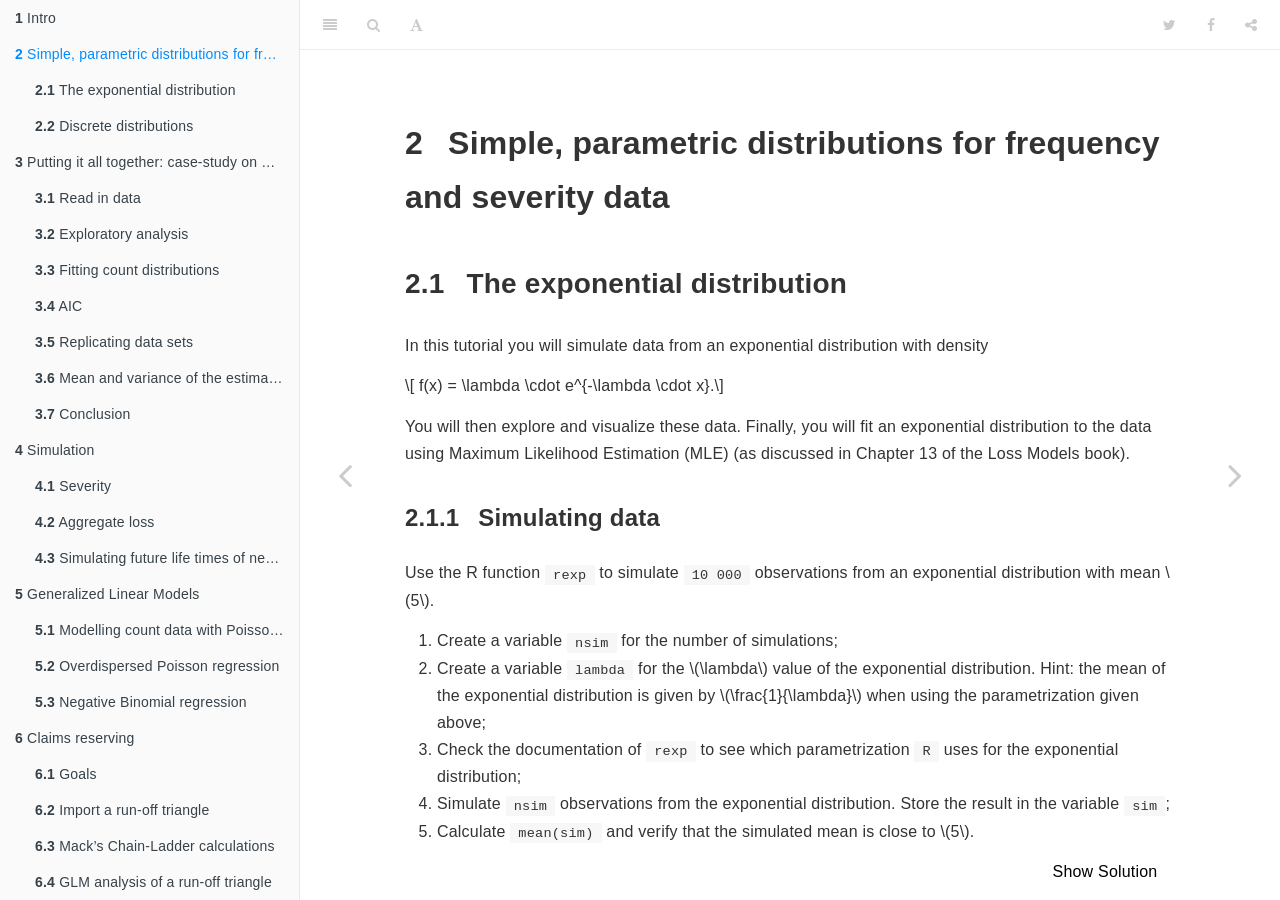
<file: simple-parametric-distributions-for-frequency-and-severity-data.html>
<!DOCTYPE html>
<html >

<head>

  <meta charset="UTF-8">
  <meta http-equiv="X-UA-Compatible" content="IE=edge">
  <title>2 Simple, parametric distributions for frequency and severity data | Risk Modelling in Insurance : a collection of computer labs in R</title>
  <meta name="description" content="Tutorials for the course of Loss Models">
  <meta name="generator" content="bookdown  and GitBook 2.6.7">

  <meta property="og:title" content="2 Simple, parametric distributions for frequency and severity data | Risk Modelling in Insurance : a collection of computer labs in R" />
  <meta property="og:type" content="book" />
  
  
  <meta property="og:description" content="Tutorials for the course of Loss Models" />
  

  <meta name="twitter:card" content="summary" />
  <meta name="twitter:title" content="2 Simple, parametric distributions for frequency and severity data | Risk Modelling in Insurance : a collection of computer labs in R" />
  
  <meta name="twitter:description" content="Tutorials for the course of Loss Models" />
  

<meta name="author" content="Katrien Antonio and Jonas Crevecoeur">


<meta name="date" content="2019-01-13">

  <meta name="viewport" content="width=device-width, initial-scale=1">
  <meta name="apple-mobile-web-app-capable" content="yes">
  <meta name="apple-mobile-web-app-status-bar-style" content="black">
  
  
<link rel="prev" href="index.html">
<link rel="next" href="putting-it-all-together-case-study-on-modelling-claim-counts.html">
<script src="libs/jquery-2.2.3/jquery.min.js"></script>
<link href="libs/gitbook-2.6.7/css/style.css" rel="stylesheet" />
<link href="libs/gitbook-2.6.7/css/plugin-table.css" rel="stylesheet" />
<link href="libs/gitbook-2.6.7/css/plugin-bookdown.css" rel="stylesheet" />
<link href="libs/gitbook-2.6.7/css/plugin-highlight.css" rel="stylesheet" />
<link href="libs/gitbook-2.6.7/css/plugin-search.css" rel="stylesheet" />
<link href="libs/gitbook-2.6.7/css/plugin-fontsettings.css" rel="stylesheet" />







<script>
$(document).ready(function() {

  $chunks = $('.fold');

  $chunks.each(function () {

    // add button to source code chunks
      $(this).prepend("<div class=\"showopt\">Show Solution</div><br style=\"line-height:22px;\"/>");
 
	$child = $(this).children('div');
	$child.each(function(){
		$(this).children('').attr('class', 'folded');
	});
	$(this).children('pre').attr('class', 'folded');
	$(this).children('p').attr('class', 'folded');
   });

  // hide all chunks when document is loaded
  $('.folded').css('display', 'none')

  // function to toggle the visibility
  $('.showopt').click(function() {
    var label = $(this).html();
    if (label.indexOf("Show") >= 0) {
      $(this).html(label.replace("Show", "Hide"));
    } else {
      $(this).html(label.replace("Hide", "Show"));
    }
    	$child = $(this).siblings('div');
	$child.each(function(){
		$(this).children('pre').slideToggle('fast', 'swing');
	});
	$(this).siblings('pre').slideToggle('fast', 'swing');
	$(this).siblings('p').slideToggle('fast', 'swing');
  });
});
</script>


<style type="text/css">
a.sourceLine { display: inline-block; line-height: 1.25; }
a.sourceLine { pointer-events: none; color: inherit; text-decoration: inherit; }
a.sourceLine:empty { height: 1.2em; position: absolute; }
.sourceCode { overflow: visible; }
code.sourceCode { white-space: pre; position: relative; }
div.sourceCode { margin: 1em 0; }
pre.sourceCode { margin: 0; }
@media screen {
div.sourceCode { overflow: auto; }
}
@media print {
code.sourceCode { white-space: pre-wrap; }
a.sourceLine { text-indent: -1em; padding-left: 1em; }
}
pre.numberSource a.sourceLine
  { position: relative; }
pre.numberSource a.sourceLine:empty
  { position: absolute; }
pre.numberSource a.sourceLine::before
  { content: attr(data-line-number);
    position: absolute; left: -5em; text-align: right; vertical-align: baseline;
    border: none; pointer-events: all;
    -webkit-touch-callout: none; -webkit-user-select: none;
    -khtml-user-select: none; -moz-user-select: none;
    -ms-user-select: none; user-select: none;
    padding: 0 4px; width: 4em;
    color: #aaaaaa;
  }
pre.numberSource { margin-left: 3em; border-left: 1px solid #aaaaaa;  padding-left: 4px; }
div.sourceCode
  {  }
@media screen {
a.sourceLine::before { text-decoration: underline; }
}
code span.al { color: #ff0000; font-weight: bold; } /* Alert */
code span.an { color: #60a0b0; font-weight: bold; font-style: italic; } /* Annotation */
code span.at { color: #7d9029; } /* Attribute */
code span.bn { color: #40a070; } /* BaseN */
code span.bu { } /* BuiltIn */
code span.cf { color: #007020; font-weight: bold; } /* ControlFlow */
code span.ch { color: #4070a0; } /* Char */
code span.cn { color: #880000; } /* Constant */
code span.co { color: #60a0b0; font-style: italic; } /* Comment */
code span.cv { color: #60a0b0; font-weight: bold; font-style: italic; } /* CommentVar */
code span.do { color: #ba2121; font-style: italic; } /* Documentation */
code span.dt { color: #902000; } /* DataType */
code span.dv { color: #40a070; } /* DecVal */
code span.er { color: #ff0000; font-weight: bold; } /* Error */
code span.ex { } /* Extension */
code span.fl { color: #40a070; } /* Float */
code span.fu { color: #06287e; } /* Function */
code span.im { } /* Import */
code span.in { color: #60a0b0; font-weight: bold; font-style: italic; } /* Information */
code span.kw { color: #007020; font-weight: bold; } /* Keyword */
code span.op { color: #666666; } /* Operator */
code span.ot { color: #007020; } /* Other */
code span.pp { color: #bc7a00; } /* Preprocessor */
code span.sc { color: #4070a0; } /* SpecialChar */
code span.ss { color: #bb6688; } /* SpecialString */
code span.st { color: #4070a0; } /* String */
code span.va { color: #19177c; } /* Variable */
code span.vs { color: #4070a0; } /* VerbatimString */
code span.wa { color: #60a0b0; font-weight: bold; font-style: italic; } /* Warning */
</style>

<link rel="stylesheet" href="style.css" type="text/css" />
</head>

<body>



  <div class="book without-animation with-summary font-size-2 font-family-1" data-basepath=".">

    <div class="book-summary">
      <nav role="navigation">

<ul class="summary">
<li class="chapter" data-level="1" data-path="index.html"><a href="index.html"><i class="fa fa-check"></i><b>1</b> Intro</a></li>
<li class="chapter" data-level="2" data-path="simple-parametric-distributions-for-frequency-and-severity-data.html"><a href="simple-parametric-distributions-for-frequency-and-severity-data.html"><i class="fa fa-check"></i><b>2</b> Simple, parametric distributions for frequency and severity data</a><ul>
<li class="chapter" data-level="2.1" data-path="simple-parametric-distributions-for-frequency-and-severity-data.html"><a href="simple-parametric-distributions-for-frequency-and-severity-data.html#the-exponential-distribution"><i class="fa fa-check"></i><b>2.1</b> The exponential distribution</a><ul>
<li class="chapter" data-level="2.1.1" data-path="simple-parametric-distributions-for-frequency-and-severity-data.html"><a href="simple-parametric-distributions-for-frequency-and-severity-data.html#simulating-data"><i class="fa fa-check"></i><b>2.1.1</b> Simulating data</a></li>
<li class="chapter" data-level="2.1.2" data-path="simple-parametric-distributions-for-frequency-and-severity-data.html"><a href="simple-parametric-distributions-for-frequency-and-severity-data.html#exploratory-analysis"><i class="fa fa-check"></i><b>2.1.2</b> Exploratory analysis</a></li>
<li class="chapter" data-level="2.1.3" data-path="simple-parametric-distributions-for-frequency-and-severity-data.html"><a href="simple-parametric-distributions-for-frequency-and-severity-data.html#data-visualization-with-ggplot"><i class="fa fa-check"></i><b>2.1.3</b> Data visualization with ggplot</a></li>
<li class="chapter" data-level="2.1.4" data-path="simple-parametric-distributions-for-frequency-and-severity-data.html"><a href="simple-parametric-distributions-for-frequency-and-severity-data.html#maximum-likelihood-estimation-mle"><i class="fa fa-check"></i><b>2.1.4</b> Maximum Likelihood Estimation (MLE)</a></li>
</ul></li>
<li class="chapter" data-level="2.2" data-path="simple-parametric-distributions-for-frequency-and-severity-data.html"><a href="simple-parametric-distributions-for-frequency-and-severity-data.html#discrete-distributions"><i class="fa fa-check"></i><b>2.2</b> Discrete distributions</a><ul>
<li class="chapter" data-level="2.2.1" data-path="simple-parametric-distributions-for-frequency-and-severity-data.html"><a href="simple-parametric-distributions-for-frequency-and-severity-data.html#simulating-the-data"><i class="fa fa-check"></i><b>2.2.1</b> Simulating the data</a></li>
<li class="chapter" data-level="2.2.2" data-path="simple-parametric-distributions-for-frequency-and-severity-data.html"><a href="simple-parametric-distributions-for-frequency-and-severity-data.html#exploratory-analysis-1"><i class="fa fa-check"></i><b>2.2.2</b> Exploratory analysis</a></li>
<li class="chapter" data-level="2.2.3" data-path="simple-parametric-distributions-for-frequency-and-severity-data.html"><a href="simple-parametric-distributions-for-frequency-and-severity-data.html#maximum-likelihood-estimation-mle-1"><i class="fa fa-check"></i><b>2.2.3</b> Maximum Likelihood Estimation (MLE)</a></li>
<li class="chapter" data-level="2.2.4" data-path="simple-parametric-distributions-for-frequency-and-severity-data.html"><a href="simple-parametric-distributions-for-frequency-and-severity-data.html#comparing-fitted-models"><i class="fa fa-check"></i><b>2.2.4</b> Comparing fitted models</a></li>
</ul></li>
</ul></li>
<li class="chapter" data-level="3" data-path="putting-it-all-together-case-study-on-modelling-claim-counts.html"><a href="putting-it-all-together-case-study-on-modelling-claim-counts.html"><i class="fa fa-check"></i><b>3</b> Putting it all together: case-study on modelling claim counts</a><ul>
<li class="chapter" data-level="3.1" data-path="putting-it-all-together-case-study-on-modelling-claim-counts.html"><a href="putting-it-all-together-case-study-on-modelling-claim-counts.html#read-in-data"><i class="fa fa-check"></i><b>3.1</b> Read in data</a><ul>
<li class="chapter" data-level="3.1.1" data-path="putting-it-all-together-case-study-on-modelling-claim-counts.html"><a href="putting-it-all-together-case-study-on-modelling-claim-counts.html#determining-the-file-path"><i class="fa fa-check"></i><b>3.1.1</b> Determining the file path</a></li>
<li class="chapter" data-level="3.1.2" data-path="putting-it-all-together-case-study-on-modelling-claim-counts.html"><a href="putting-it-all-together-case-study-on-modelling-claim-counts.html#importing-a-.txt-file"><i class="fa fa-check"></i><b>3.1.2</b> Importing a .txt file</a></li>
</ul></li>
<li class="chapter" data-level="3.2" data-path="putting-it-all-together-case-study-on-modelling-claim-counts.html"><a href="putting-it-all-together-case-study-on-modelling-claim-counts.html#exploratory-analysis-2"><i class="fa fa-check"></i><b>3.2</b> Exploratory analysis</a><ul>
<li class="chapter" data-level="3.2.1" data-path="putting-it-all-together-case-study-on-modelling-claim-counts.html"><a href="putting-it-all-together-case-study-on-modelling-claim-counts.html#summary-statistics-disregarding-exposure"><i class="fa fa-check"></i><b>3.2.1</b> Summary statistics disregarding exposure</a></li>
<li class="chapter" data-level="3.2.2" data-path="putting-it-all-together-case-study-on-modelling-claim-counts.html"><a href="putting-it-all-together-case-study-on-modelling-claim-counts.html#summary-statistics-taking-into-account-exposure"><i class="fa fa-check"></i><b>3.2.2</b> Summary statistics taking into account exposure</a></li>
<li class="chapter" data-level="3.2.3" data-path="putting-it-all-together-case-study-on-modelling-claim-counts.html"><a href="putting-it-all-together-case-study-on-modelling-claim-counts.html#empirical-probability-distribution"><i class="fa fa-check"></i><b>3.2.3</b> Empirical probability distribution</a></li>
<li class="chapter" data-level="3.2.4" data-path="putting-it-all-together-case-study-on-modelling-claim-counts.html"><a href="putting-it-all-together-case-study-on-modelling-claim-counts.html#the-a-b-0-class-of-distributions"><i class="fa fa-check"></i><b>3.2.4</b> The (a, b, 0) class of distributions</a></li>
</ul></li>
<li class="chapter" data-level="3.3" data-path="putting-it-all-together-case-study-on-modelling-claim-counts.html"><a href="putting-it-all-together-case-study-on-modelling-claim-counts.html#fitting-count-distributions"><i class="fa fa-check"></i><b>3.3</b> Fitting count distributions</a><ul>
<li class="chapter" data-level="3.3.1" data-path="putting-it-all-together-case-study-on-modelling-claim-counts.html"><a href="putting-it-all-together-case-study-on-modelling-claim-counts.html#poisson"><i class="fa fa-check"></i><b>3.3.1</b> Poisson</a></li>
<li class="chapter" data-level="3.3.2" data-path="putting-it-all-together-case-study-on-modelling-claim-counts.html"><a href="putting-it-all-together-case-study-on-modelling-claim-counts.html#negative-binomial-1"><i class="fa fa-check"></i><b>3.3.2</b> Negative binomial</a></li>
<li class="chapter" data-level="3.3.3" data-path="putting-it-all-together-case-study-on-modelling-claim-counts.html"><a href="putting-it-all-together-case-study-on-modelling-claim-counts.html#modified-poisson-distributions"><i class="fa fa-check"></i><b>3.3.3</b> Modified Poisson distributions</a></li>
</ul></li>
<li class="chapter" data-level="3.4" data-path="putting-it-all-together-case-study-on-modelling-claim-counts.html"><a href="putting-it-all-together-case-study-on-modelling-claim-counts.html#aic-1"><i class="fa fa-check"></i><b>3.4</b> AIC</a></li>
<li class="chapter" data-level="3.5" data-path="putting-it-all-together-case-study-on-modelling-claim-counts.html"><a href="putting-it-all-together-case-study-on-modelling-claim-counts.html#replicating-data-sets"><i class="fa fa-check"></i><b>3.5</b> Replicating data sets</a><ul>
<li class="chapter" data-level="3.5.1" data-path="putting-it-all-together-case-study-on-modelling-claim-counts.html"><a href="putting-it-all-together-case-study-on-modelling-claim-counts.html#poisson-1"><i class="fa fa-check"></i><b>3.5.1</b> Poisson</a></li>
<li class="chapter" data-level="3.5.2" data-path="putting-it-all-together-case-study-on-modelling-claim-counts.html"><a href="putting-it-all-together-case-study-on-modelling-claim-counts.html#nb"><i class="fa fa-check"></i><b>3.5.2</b> NB</a></li>
<li class="chapter" data-level="3.5.3" data-path="putting-it-all-together-case-study-on-modelling-claim-counts.html"><a href="putting-it-all-together-case-study-on-modelling-claim-counts.html#zip"><i class="fa fa-check"></i><b>3.5.3</b> ZIP</a></li>
<li class="chapter" data-level="3.5.4" data-path="putting-it-all-together-case-study-on-modelling-claim-counts.html"><a href="putting-it-all-together-case-study-on-modelling-claim-counts.html#hurdle-poisson-1"><i class="fa fa-check"></i><b>3.5.4</b> Hurdle Poisson</a></li>
</ul></li>
<li class="chapter" data-level="3.6" data-path="putting-it-all-together-case-study-on-modelling-claim-counts.html"><a href="putting-it-all-together-case-study-on-modelling-claim-counts.html#mean-and-variance-of-the-estimated-zip-nb-hurdle-poisson"><i class="fa fa-check"></i><b>3.6</b> Mean and variance of the estimated ZIP, NB, Hurdle Poisson</a><ul>
<li class="chapter" data-level="3.6.1" data-path="putting-it-all-together-case-study-on-modelling-claim-counts.html"><a href="putting-it-all-together-case-study-on-modelling-claim-counts.html#poisson-2"><i class="fa fa-check"></i><b>3.6.1</b> Poisson</a></li>
<li class="chapter" data-level="3.6.2" data-path="putting-it-all-together-case-study-on-modelling-claim-counts.html"><a href="putting-it-all-together-case-study-on-modelling-claim-counts.html#nb-1"><i class="fa fa-check"></i><b>3.6.2</b> NB</a></li>
<li class="chapter" data-level="3.6.3" data-path="putting-it-all-together-case-study-on-modelling-claim-counts.html"><a href="putting-it-all-together-case-study-on-modelling-claim-counts.html#zip-1"><i class="fa fa-check"></i><b>3.6.3</b> ZIP</a></li>
<li class="chapter" data-level="3.6.4" data-path="putting-it-all-together-case-study-on-modelling-claim-counts.html"><a href="putting-it-all-together-case-study-on-modelling-claim-counts.html#hurdle-poisson-2"><i class="fa fa-check"></i><b>3.6.4</b> Hurdle Poisson</a></li>
<li class="chapter" data-level="3.6.5" data-path="putting-it-all-together-case-study-on-modelling-claim-counts.html"><a href="putting-it-all-together-case-study-on-modelling-claim-counts.html#comparison-with-empirical-mean-and-variance"><i class="fa fa-check"></i><b>3.6.5</b> Comparison with empirical mean and variance</a></li>
</ul></li>
<li class="chapter" data-level="3.7" data-path="putting-it-all-together-case-study-on-modelling-claim-counts.html"><a href="putting-it-all-together-case-study-on-modelling-claim-counts.html#conclusion"><i class="fa fa-check"></i><b>3.7</b> Conclusion</a></li>
</ul></li>
<li class="chapter" data-level="4" data-path="simulation.html"><a href="simulation.html"><i class="fa fa-check"></i><b>4</b> Simulation</a><ul>
<li class="chapter" data-level="4.1" data-path="simulation.html"><a href="simulation.html#severity"><i class="fa fa-check"></i><b>4.1</b> Severity</a><ul>
<li class="chapter" data-level="4.1.1" data-path="simulation.html"><a href="simulation.html#probability-integral-transform"><i class="fa fa-check"></i><b>4.1.1</b> Probability integral transform</a></li>
<li class="chapter" data-level="4.1.2" data-path="simulation.html"><a href="simulation.html#visualization"><i class="fa fa-check"></i><b>4.1.2</b> Visualization</a></li>
<li class="chapter" data-level="4.1.3" data-path="simulation.html"><a href="simulation.html#expected-loss-with-a-deductible"><i class="fa fa-check"></i><b>4.1.3</b> Expected loss with a deductible</a></li>
</ul></li>
<li class="chapter" data-level="4.2" data-path="simulation.html"><a href="simulation.html#aggregate-loss"><i class="fa fa-check"></i><b>4.2</b> Aggregate loss</a></li>
<li class="chapter" data-level="4.3" data-path="simulation.html"><a href="simulation.html#simulating-future-life-times-of-newborns"><i class="fa fa-check"></i><b>4.3</b> Simulating future life times of newborns</a><ul>
<li class="chapter" data-level="4.3.1" data-path="simulation.html"><a href="simulation.html#importing-the-data"><i class="fa fa-check"></i><b>4.3.1</b> Importing the data</a></li>
<li class="chapter" data-level="4.3.2" data-path="simulation.html"><a href="simulation.html#simulate-the-whole-life-time"><i class="fa fa-check"></i><b>4.3.2</b> Simulate the whole life time</a></li>
<li class="chapter" data-level="4.3.3" data-path="simulation.html"><a href="simulation.html#simulate-the-future-lifetime"><i class="fa fa-check"></i><b>4.3.3</b> Simulate the future lifetime</a></li>
<li class="chapter" data-level="4.3.4" data-path="simulation.html"><a href="simulation.html#visualize-the-data"><i class="fa fa-check"></i><b>4.3.4</b> Visualize the data</a></li>
</ul></li>
</ul></li>
<li class="chapter" data-level="5" data-path="glms.html"><a href="glms.html"><i class="fa fa-check"></i><b>5</b> Generalized Linear Models</a><ul>
<li class="chapter" data-level="5.1" data-path="glms.html"><a href="glms.html#modelling-count-data-with-poisson-regression-models"><i class="fa fa-check"></i><b>5.1</b> Modelling count data with Poisson regression models</a><ul>
<li class="chapter" data-level="5.1.1" data-path="glms.html"><a href="glms.html#a-first-data-set"><i class="fa fa-check"></i><b>5.1.1</b> A first data set</a></li>
<li class="chapter" data-level="5.1.2" data-path="glms.html"><a href="glms.html#fit-a-poisson-glm"><i class="fa fa-check"></i><b>5.1.2</b> Fit a Poisson GLM</a></li>
<li class="chapter" data-level="5.1.3" data-path="glms.html"><a href="glms.html#the-use-of-exposure"><i class="fa fa-check"></i><b>5.1.3</b> The use of exposure</a></li>
<li class="chapter" data-level="5.1.4" data-path="glms.html"><a href="glms.html#analysis-of-deviance-for-glms"><i class="fa fa-check"></i><b>5.1.4</b> Analysis of deviance for GLMs</a></li>
<li class="chapter" data-level="5.1.5" data-path="glms.html"><a href="glms.html#an-example"><i class="fa fa-check"></i><b>5.1.5</b> An example</a></li>
</ul></li>
<li class="chapter" data-level="5.2" data-path="glms.html"><a href="glms.html#overdispersed-poisson-regression"><i class="fa fa-check"></i><b>5.2</b> Overdispersed Poisson regression</a></li>
<li class="chapter" data-level="5.3" data-path="glms.html"><a href="glms.html#negative-binomial-regression"><i class="fa fa-check"></i><b>5.3</b> Negative Binomial regression</a></li>
</ul></li>
<li class="chapter" data-level="6" data-path="claims-reserving.html"><a href="claims-reserving.html"><i class="fa fa-check"></i><b>6</b> Claims reserving</a><ul>
<li class="chapter" data-level="6.1" data-path="claims-reserving.html"><a href="claims-reserving.html#goals"><i class="fa fa-check"></i><b>6.1</b> Goals</a></li>
<li class="chapter" data-level="6.2" data-path="claims-reserving.html"><a href="claims-reserving.html#import-a-run-off-triangle"><i class="fa fa-check"></i><b>6.2</b> Import a run-off triangle</a><ul>
<li class="chapter" data-level="6.2.1" data-path="claims-reserving.html"><a href="claims-reserving.html#using-scan"><i class="fa fa-check"></i><b>6.2.1</b> Using <code>scan</code></a></li>
<li class="chapter" data-level="6.2.2" data-path="claims-reserving.html"><a href="claims-reserving.html#using-the-chainladder-package"><i class="fa fa-check"></i><b>6.2.2</b> Using the <code>chainladder</code> package</a></li>
</ul></li>
<li class="chapter" data-level="6.3" data-path="claims-reserving.html"><a href="claims-reserving.html#macks-chain-ladder-calculations"><i class="fa fa-check"></i><b>6.3</b> Mack’s Chain-Ladder calculations</a></li>
<li class="chapter" data-level="6.4" data-path="claims-reserving.html"><a href="claims-reserving.html#glm-analysis-of-a-run-off-triangle"><i class="fa fa-check"></i><b>6.4</b> GLM analysis of a run-off triangle</a></li>
<li class="chapter" data-level="6.5" data-path="claims-reserving.html"><a href="claims-reserving.html#bootstrap-analysis"><i class="fa fa-check"></i><b>6.5</b> Bootstrap analysis</a></li>
<li class="chapter" data-level="6.6" data-path="claims-reserving.html"><a href="claims-reserving.html#more-info"><i class="fa fa-check"></i><b>6.6</b> More info</a></li>
</ul></li>
</ul>

      </nav>
    </div>

    <div class="book-body">
      <div class="body-inner">
        <div class="book-header" role="navigation">
          <h1>
            <i class="fa fa-circle-o-notch fa-spin"></i><a href="./">Risk Modelling in Insurance : a collection of computer labs in R</a>
          </h1>
        </div>

        <div class="page-wrapper" tabindex="-1" role="main">
          <div class="page-inner">

            <section class="normal" id="section-">
<div id="simple-parametric-distributions-for-frequency-and-severity-data" class="section level1">
<h1><span class="header-section-number">2</span> Simple, parametric distributions for frequency and severity data</h1>
<div id="the-exponential-distribution" class="section level2">
<h2><span class="header-section-number">2.1</span> The exponential distribution</h2>
<p>In this tutorial you will simulate data from an exponential distribution with density</p>
<p><span class="math display">\[ f(x) = \lambda \cdot e^{-\lambda \cdot x}.\]</span></p>
<p>You will then explore and visualize these data. Finally, you will fit an exponential distribution to the data using Maximum Likelihood Estimation (MLE) (as discussed in Chapter 13 of the Loss Models book).</p>
<div id="simulating-data" class="section level3">
<h3><span class="header-section-number">2.1.1</span> Simulating data</h3>
<p>Use the R function <code>rexp</code> to simulate <code>10 000</code> observations from an exponential distribution with mean <span class="math inline">\(5\)</span>.</p>
<ol style="list-style-type: decimal">
<li>Create a variable <code>nsim</code> for the number of simulations;</li>
<li>Create a variable <code>lambda</code> for the <span class="math inline">\(\lambda\)</span> value of the exponential distribution. Hint: the mean of the exponential distribution is given by <span class="math inline">\(\frac{1}{\lambda}\)</span> when using the parametrization given above;</li>
<li>Check the documentation of <code>rexp</code> to see which parametrization <code>R</code> uses for the exponential distribution;</li>
<li>Simulate <code>nsim</code> observations from the exponential distribution. Store the result in the variable <code>sim</code>;</li>
<li>Calculate <code>mean(sim)</code> and verify that the simulated mean is close to <span class="math inline">\(5\)</span>.</li>
</ol>
<div class="fold s">
<pre class="sourceCode r"><code class="sourceCode r"><span class="co"># @1. </span>
nsim &lt;-<span class="st"> </span><span class="dv">10000</span>;

<span class="co"># @2.</span>
lambda &lt;-<span class="st"> </span><span class="dv">1</span><span class="op">/</span><span class="dv">5</span>;

<span class="co"># @3.</span>
?rexp

<span class="co"># @4. </span>
sim &lt;-<span class="st"> </span><span class="kw">rexp</span>(nsim, <span class="dt">rate =</span> lambda);

<span class="co"># @5.</span>
<span class="kw">mean</span>(sim)</code></pre>
<pre><code>[1] 4.98</code></pre>
</div>
</div>
<div id="exploratory-analysis" class="section level3">
<h3><span class="header-section-number">2.1.2</span> Exploratory analysis</h3>
<ol style="list-style-type: decimal">
<li>Calculate the (empirical) variance of the simulated sample;</li>
<li>Calculate the (emprical) skewness of the simulated sample. The skewness is defined as
<span class="math display">\[ \frac{E((X-\mu)^3)}{\sigma^3}; \]</span></li>
<li>Calculate (empirically) <span class="math inline">\(VaR_{0.95}\)</span> and <span class="math inline">\(TVaR_{0.95}\)</span> for the simulated sample.</li>
</ol>
<div class="fold s">
<pre class="sourceCode r"><code class="sourceCode r"><span class="co"># @1. </span>
variance &lt;-<span class="st"> </span><span class="kw">var</span>(sim)
variance</code></pre>
<pre><code>[1] 25.05</code></pre>
<pre class="sourceCode r"><code class="sourceCode r"><span class="co"># @2.</span>
mu &lt;-<span class="st"> </span><span class="kw">mean</span>(sim)
sigma &lt;-<span class="st"> </span><span class="kw">sqrt</span>(<span class="kw">var</span>(sim))
numerator &lt;-<span class="st"> </span><span class="kw">mean</span>((sim <span class="op">-</span><span class="st"> </span>mu)<span class="op">^</span><span class="dv">3</span>)

skewness &lt;-<span class="st"> </span>numerator <span class="op">/</span><span class="st"> </span>sigma<span class="op">^</span><span class="dv">3</span>
skewness</code></pre>
<pre><code>[1] 2.032</code></pre>
<pre class="sourceCode r"><code class="sourceCode r"><span class="co"># @3.</span>
var95 &lt;-<span class="st"> </span><span class="kw">quantile</span>(sim, <span class="fl">0.95</span>);
var95</code></pre>
<pre><code>  95% 
14.83 </code></pre>
<pre class="sourceCode r"><code class="sourceCode r">tvar95 &lt;-<span class="st"> </span><span class="kw">mean</span>(sim[sim <span class="op">&gt;</span><span class="st"> </span>var95])
tvar95</code></pre>
<pre><code>[1] 19.97</code></pre>
</div>
</div>
<div id="data-visualization-with-ggplot" class="section level3">
<h3><span class="header-section-number">2.1.3</span> Data visualization with ggplot</h3>
<ol style="list-style-type: decimal">
<li>Load the package <code>ggplot2</code>;</li>
<li>You will construct step-by-step the following graph of the empirical CDF</li>
</ol>
<p><img src="_main_files/figure-html/parametric_distributions_empirical_cdf-1.png" width="576" style="display: block; margin: auto;" /></p>
<p>Let <span class="math inline">\(x_{(i)}\)</span> be the <span class="math inline">\(i\)</span>-th simulated value when sorted ascending. The empirical CDF is given by</p>
<p><span class="math display">\[ \hat{F}(x_{(i)}) = \frac{\# \{\text{observations } \leq x_{(i)}\}}{n} = \frac{i}{n}.\]</span></p>
<!-- 2.1. Create two vectors $x$ and $y$ with $x[i] = x_{(i)}$ and $y[i] = \frac{i}{n}$; -->
<p>2.1. Create a new ggplot. Add <code>stat_ecdf</code> using the simulated data;</p>
<pre class="sourceCode r"><code class="sourceCode r"><span class="kw">ggplot</span>() <span class="op">+</span><span class="st"> </span>
<span class="st">  </span><span class="kw">stat_ecdf</span>(<span class="kw">aes</span>(???))</code></pre>
<p>2.2. Change the color of the line to blue by adding the option <code>col = #99CCFF</code> to <code>stat_ecdf</code>;</p>
<p>2.3. Add the black and white ggplot theme, <code>theme_bw()</code>;</p>
<p>2.4. Add <span class="math inline">\(x\)</span> and <span class="math inline">\(y\)</span> labels to the graph. Hint: use <code>xlab</code>, <code>ylab</code>;</p>
<p>2.5. Add a vertical line to indicate the <span class="math inline">\(VaR_{0.95}\)</span>. Check the documentation for <a href="https://www.rdocumentation.org/packages/ggplot2/versions/0.9.1/topics/geom_vline"><code>geom_vline</code></a>;</p>
<p>2.6. Add a title to the plot using <code>ggtitle</code>;</p>
<p>2.7. Change the number of simulations <code>nsim</code> to 50 and observe the effect on the empirical CDF.</p>
<ol start="3" style="list-style-type: decimal">
<li>Use <a href="https://www.rdocumentation.org/packages/ggplot2/versions/0.9.1/topics/geom_density"><code>geom_density</code></a> to create a density plot of the data. Improve the look of the graph using what you learned when creating the plot of the empirical CDF.</li>
</ol>
<p><img src="_main_files/figure-html/parametric_distributions_density-1.png" width="576" style="display: block; margin: auto;" /></p>
<div class="fold s">
<pre class="sourceCode r"><code class="sourceCode r"><span class="co"># @1</span>
<span class="kw">library</span>(ggplot2)

<span class="co"># @2.1</span>

p &lt;-<span class="st"> </span><span class="kw">ggplot</span>() <span class="op">+</span>
<span class="st">  </span><span class="kw">stat_ecdf</span>(<span class="kw">aes</span>(sim))

<span class="co"># @2.2</span>
p &lt;-<span class="st"> </span><span class="kw">ggplot</span>() <span class="op">+</span>
<span class="st">  </span><span class="kw">stat_ecdf</span>(<span class="kw">aes</span>(sim), <span class="dt">col =</span> <span class="st">&quot;#99CCFF&quot;</span>)

<span class="co"># @2.3</span>
p &lt;-<span class="st"> </span>p <span class="op">+</span><span class="st"> </span><span class="kw">theme_bw</span>()

<span class="co"># @2.4</span>
p &lt;-<span class="st"> </span>p <span class="op">+</span><span class="st"> </span>
<span class="st">  </span><span class="kw">xlab</span>(<span class="st">&#39;x&#39;</span>) <span class="op">+</span>
<span class="st">  </span><span class="kw">ylab</span>(<span class="st">&#39;F(x)&#39;</span>) 

<span class="co"># @2.5</span>
p &lt;-<span class="st"> </span>p <span class="op">+</span><span class="st"> </span>
<span class="st">  </span><span class="kw">geom_vline</span>(<span class="dt">xintercept =</span> var95, <span class="dt">linetype =</span> <span class="st">&#39;dashed&#39;</span>) 

<span class="co"># @2.6</span>
p &lt;-<span class="st"> </span>p <span class="op">+</span>
<span class="st">  </span><span class="kw">ggtitle</span>(<span class="st">&#39;Empirical CDF&#39;</span>) 

<span class="kw">print</span>(p)</code></pre>
<p><img src="_main_files/figure-html/parametric_distributions_visualization_solution-1.png" width="576" style="display: block; margin: auto;" /></p>
<pre class="sourceCode r"><code class="sourceCode r"><span class="co"># @3</span>
<span class="kw">ggplot</span>() <span class="op">+</span>
<span class="st">  </span><span class="kw">geom_density</span>(<span class="kw">aes</span>(sim), <span class="dt">fill =</span> <span class="st">&quot;#99CCFF&quot;</span>) <span class="op">+</span>
<span class="st">  </span><span class="kw">theme_bw</span>() <span class="op">+</span>
<span class="st">  </span><span class="kw">ggtitle</span>(<span class="st">&#39;Density&#39;</span>) <span class="op">+</span>
<span class="st">  </span><span class="kw">xlab</span>(<span class="st">&#39;x&#39;</span>)</code></pre>
<p><img src="_main_files/figure-html/parametric_distributions_visualization_solution-2.png" width="576" style="display: block; margin: auto;" /></p>
</div>
</div>
<div id="maximum-likelihood-estimation-mle" class="section level3">
<h3><span class="header-section-number">2.1.4</span> Maximum Likelihood Estimation (MLE)</h3>
<p>The density of the exponential distribution is given by</p>
<p><span class="math display">\[f(x) = \lambda \cdot e^{-\lambda \cdot x}.\]</span></p>
<p>You have <code>nsim</code> simulated observations <span class="math inline">\(x_{i}, \ldots, x_{nsim}\)</span> from this distribution. In this exercise you look for the MLE of the parameter <span class="math inline">\(\lambda\)</span> using the simulated data.</p>
<ol style="list-style-type: decimal">
<li>Write down (on paper) the formula for the likelihood of the observed data as a function of <span class="math inline">\(\lambda\)</span>;</li>
</ol>
<div class="fold s">
<p>The likelihood for the observed data is
<span class="math display">\[L(\lambda) = \prod_{i=1}^{\text{nsim}} \lambda \cdot e^{-\lambda \cdot x_i}.\]</span></p>
</div>
<ol start="2" style="list-style-type: decimal">
<li>Derive (on paper) the loglikelihood;</li>
</ol>
<div class="fold s">
<p>The loglikelihood for the observed data is
<span class="math display">\[l(\lambda) = \sum_{i=1}^{\text{nsim}} \log(\lambda) -\lambda \cdot x_i.\]</span></p>
</div>
<ol start="3" style="list-style-type: decimal">
<li>Compute (on paper) the MLE for <span class="math inline">\(\lambda\)</span>. Hint: put <span class="math inline">\(\frac{d \ell}{ d \lambda}(\hat{\lambda}) = 0\)</span> and solve for the unknown <span class="math inline">\(\lambda\)</span>;</li>
</ol>
<div class="fold s">
<p><span class="math display">\[\frac{d l}{ d \lambda} = \frac{n}{\lambda} -  \sum_{i=1}^{\text{nsim}} x_i\]</span>
This derivative is zero when</p>
<p><span class="math display">\[ \hat{\lambda} = \frac{\text{nsim}}{\sum_{i=1}^{\text{nsim}} x_i}.\]</span>
This is the MLE for <span class="math inline">\(\lambda\)</span>.</p>
</div>
<ol start="4" style="list-style-type: decimal">
<li>You will now find the MLE numerically in R by optimizing the likelihood using the <code>nlm</code> procedure;</li>
</ol>
<p>4.1. Define an R-function <code>loglikelihood</code> which takes as input <span class="math inline">\(\lambda\)</span> and returns the loglikelihood for the simulated sample;</p>
<pre class="sourceCode r"><code class="sourceCode r">loglikelihood &lt;-<span class="st"> </span><span class="cf">function</span>(lambda)
{
  loglikelihood &lt;-<span class="st"> </span>???
  <span class="kw">return</span>(loglikelihood)
}</code></pre>
<p>4.2. The <code>nlm</code> procedure minimizes a function. You will minimize the negative loglikelihood <span class="math inline">\(-l(\lambda)\)</span> to find the maximum likelihood estimator <span class="math inline">\(\hat{\lambda}\)</span>. Start from the result of 4.1 and create a function <code>negLoglikelihood</code> which returns the negative loglikelihood;</p>
<p>4.3. The <code>nlm</code> procedure searches for the optimal parameter in the domain <span class="math inline">\((-\infty, \infty)\)</span>. You will use a transformation <span class="math inline">\(\lambda = \exp(\beta)\)</span> and optimize the likelihood for this parameter <span class="math inline">\(\beta \in (-\infty, \infty)\)</span>. Update the function <code>negloglikelihood</code> to take <span class="math inline">\(\beta\)</span> as its input;</p>
<p>4.4. Minimize the function <code>negLoglikelihood</code> you defined in 4.3. using the <code>nlm</code> procedure. Add the option <code>hessian = TRUE</code>;</p>
<p>4.5. Interpret the output of <code>nlm</code>. What is the maximum likelihood estimate for <span class="math inline">\(\beta\)</span> and what about <span class="math inline">\(\lambda\)</span> (see the discussion in Section 13.3 on Variable and interval estimation). Do you find the same result as in 3.?</p>
<p>4.6. You will now construct a <span class="math inline">\(95\%\)</span> confidence interval for the unknown parameter <span class="math inline">\(\beta\)</span> and afterwards for <span class="math inline">\(\lambda\)</span>. Under MLE the actual parameter <span class="math inline">\(\beta\)</span> is asymptotically distributed as (see Chapter 13 on Variance and interval estimation)</p>
<p><span class="math display">\[ \beta \sim \mathcal{N}(\hat{\beta}, \mathcal{I}^{-1}(\hat{\beta})),\]</span>
where <span class="math inline">\(\mathcal{I}\)</span> denotes the Fisher information matrix. You calculate this matrix as the negative of the Hessian, the matrix with the second order derivatives of the log-likelihood, evaluated in <span class="math inline">\(\hat{\beta}\)</span>. Of course, since the Exponential distribution only has one paremeter, the matrix reduces to a scalar.</p>
<p>4.6.1. You added the option <code>hessian = TRUE</code> in <code>nlm</code> to obtain the Hessian (numerically) in the <code>nlm</code> procedure. Use the Hessian to calculate the standard error of the MLE <span class="math inline">\(\hat{\beta}\)</span>. Because you calculated the Hessian of the negative log-likelihood, it suffices to take its inverse to obtain the (asymptotic) variance of the MLE.</p>
<p>4.6.2. A <span class="math inline">\(95\%\)</span> confidence interval for the actual parameter <span class="math inline">\(\beta\)</span> is then given by</p>
<p><span class="math display">\[ [\hat{\beta} - \Phi^{-1}(0.975) \cdot \text{se}_{\hat{\beta}}, \hat{\beta} + \Phi^{-1}(0.975) \cdot \text{se}_{\hat{\beta}}], \]</span>
where <span class="math inline">\(\Phi\)</span> is the CDF of the standard normal distributon. Calculate the <span class="math inline">\(95\%\)</span> confidence interval for the intensity <span class="math inline">\(\beta\)</span> based on the simulated sample. Is the orignal <span class="math inline">\(\beta = \log \lambda\)</span> (used for simulating the data) contained in this interval?</p>
<p>4.6.3 You will now use the delta method (see Section 13.3 in the book) to construct a confidence interval for the unknown <span class="math inline">\(\lambda\)</span>. The MLE for <span class="math inline">\(\lambda\)</span> is obtained from the transformation <span class="math inline">\(\hat{\lambda}=\exp \hat{\beta}\)</span>. The corresponding se is calculated as <span class="math inline">\(se_{\hat{\lambda}} = (\exp \hat{\beta})^2 \cdot \text{se}_{\hat{\beta}}\)</span>. Using these ingredients you are now ready to construct the confidence interval for the unknown parameter <span class="math inline">\(\lambda\)</span>.</p>
<div class="fold s">
<pre class="sourceCode r"><code class="sourceCode r"><span class="co"># @1</span>
loglikelihood &lt;-<span class="st"> </span><span class="cf">function</span>(lambda)
{
  loglikelihood &lt;-<span class="st"> </span>nsim <span class="op">*</span><span class="st"> </span><span class="kw">log</span>(lambda) <span class="op">-</span><span class="st"> </span><span class="kw">sum</span>(lambda <span class="op">*</span><span class="st"> </span>sim)
  <span class="kw">return</span>(loglikelihood)
}

<span class="co"># @2</span>
negLoglikelihood &lt;-<span class="st"> </span><span class="cf">function</span>(lambda)
{
  loglikelihood &lt;-<span class="st"> </span>nsim <span class="op">*</span><span class="st"> </span><span class="kw">log</span>(lambda) <span class="op">-</span><span class="st"> </span><span class="kw">sum</span>(lambda <span class="op">*</span><span class="st"> </span>sim)
  <span class="kw">return</span>(<span class="op">-</span>loglikelihood)
}

<span class="co"># @3</span>
negLoglikelihood &lt;-<span class="st"> </span><span class="cf">function</span>(beta)
{
  lambda &lt;-<span class="st"> </span><span class="kw">exp</span>(beta)
  loglikelihood &lt;-<span class="st"> </span>nsim <span class="op">*</span><span class="st"> </span><span class="kw">log</span>(lambda) <span class="op">-</span><span class="st"> </span><span class="kw">sum</span>(lambda <span class="op">*</span><span class="st"> </span>sim)
  
  <span class="kw">return</span>(<span class="op">-</span>loglikelihood)
}

<span class="co"># @4</span>
fit &lt;-<span class="st"> </span><span class="kw">nlm</span>(negLoglikelihood, <span class="dt">p =</span> <span class="dv">0</span>, <span class="dt">hessian =</span> <span class="ot">TRUE</span>)</code></pre>
<pre><code>Warning in nlm(negLoglikelihood, p = 0, hessian = TRUE): NA/Inf replaced by
maximum positive value</code></pre>
<pre class="sourceCode r"><code class="sourceCode r">fit</code></pre>
<pre><code>$minimum
[1] 26055

$estimate
[1] -1.606

$gradient
[1] -7.251e-05

$hessian
      [,1]
[1,] 10001

$code
[1] 1

$iterations
[1] 8</code></pre>
<pre class="sourceCode r"><code class="sourceCode r"><span class="co"># @5</span>
lambdaMLE &lt;-<span class="st"> </span><span class="kw">exp</span>(fit<span class="op">$</span>estimate)
lambdaMLE</code></pre>
<pre><code>[1] 0.2008</code></pre>
<pre class="sourceCode r"><code class="sourceCode r">nsim <span class="op">/</span><span class="st"> </span><span class="kw">sum</span>(sim)</code></pre>
<pre><code>[1] 0.2008</code></pre>
<pre class="sourceCode r"><code class="sourceCode r"><span class="co"># @6</span>
sigma.beta &lt;-<span class="st"> </span><span class="kw">sqrt</span>(<span class="kw">solve</span>(fit<span class="op">$</span>hessian))
sigma.lambda &lt;-<span class="st"> </span>sigma.beta <span class="op">*</span><span class="st"> </span>lambdaMLE<span class="op">^</span><span class="dv">2</span>

<span class="kw">c</span>(lambda <span class="op">-</span><span class="st"> </span><span class="kw">qnorm</span>(<span class="fl">0.975</span>) <span class="op">*</span><span class="st"> </span>sigma.lambda, lambda <span class="op">+</span><span class="st"> </span><span class="kw">qnorm</span>(<span class="fl">0.975</span>) <span class="op">*</span><span class="st"> </span>sigma.lambda)</code></pre>
<pre><code>[1] 0.1992 0.2008</code></pre>
</div>
</div>
</div>
<div id="discrete-distributions" class="section level2">
<h2><span class="header-section-number">2.2</span> Discrete distributions</h2>
<p>In this computer lab you will simulate discrete data (e.g. claim counts). You will then explore and fit a statistical model to the simulated data set.</p>
<div id="simulating-the-data" class="section level3">
<h3><span class="header-section-number">2.2.1</span> Simulating the data</h3>
<p>You simulate <code>10 000</code> observations from a lognormal distribution (a continuous distribution!). You will then discretize the simulated data by rounding down.</p>
<ol style="list-style-type: decimal">
<li>Simulate <code>10 000</code> observations from a lognormal distribution with density</li>
</ol>
<p><span class="math display">\[f(x) = \frac{1}{x \cdot \sqrt{2 \pi}} \cdot \exp \left( -(\ln(x) + 1.5 \right)^2).\]</span>
Hint: Check the specification of the lognormal distribution in R, <code>?rlnorm</code>.</p>
<ol start="2" style="list-style-type: decimal">
<li>Discretize the data by rounding down using the <code>floor</code> function.</li>
</ol>
<pre class="sourceCode r"><code class="sourceCode r"><span class="co"># Example of the floor function</span>
x &lt;-<span class="st"> </span><span class="kw">runif</span>(<span class="dv">6</span>)<span class="op">*</span><span class="dv">3</span>
<span class="kw">rbind</span>(<span class="dt">x =</span> x, <span class="dt">floor =</span> <span class="kw">floor</span>(x))</code></pre>
<pre><code>       [,1]  [,2]  [,3]   [,4]  [,5]   [,6]
x     2.576 2.158 0.347 0.4791 2.429 0.6439
floor 2.000 2.000 0.000 0.0000 2.000 0.0000</code></pre>
<div class="fold s">
<pre class="sourceCode r"><code class="sourceCode r">nsim &lt;-<span class="st"> </span><span class="dv">10000</span>;
sim &lt;-<span class="st"> </span><span class="kw">exp</span>(<span class="kw">rnorm</span>(nsim, <span class="dt">mean =</span> <span class="fl">-1.5</span>, <span class="dt">sd =</span> <span class="dv">1</span>))

<span class="co"># we only observe the data discrete</span>
sim &lt;-<span class="st"> </span><span class="kw">floor</span>(sim)</code></pre>
</div>
</div>
<div id="exploratory-analysis-1" class="section level3">
<h3><span class="header-section-number">2.2.2</span> Exploratory analysis</h3>
<p>You just obtained simulated discrete data. You now want to investigate which discrete distributions could be good candidates for modelling the simulated data.</p>
<ol style="list-style-type: decimal">
<li>Start by calculating the mean and variance of the simulated data. Is the data underdispersed or overdispersed?</li>
</ol>
<div class="fold s">
<p>The variance is larger than the mean of the data. The data is overdispersed.</p>
</div>
<ol start="2" style="list-style-type: decimal">
<li>Which of the following three distributions will most likely describe the data in a good way?</li>
</ol>
<ul>
<li>Binomial</li>
<li>Poisson</li>
<li>Negative binomial</li>
</ul>
<div class="fold s">
<p>The Negative binomial distribution is the best candidate, since this distribution is overdispersed.</p>
</div>
<ol start="3" style="list-style-type: decimal">
<li>Test visually whether the data belongs to the <span class="math inline">\((a, b, 0)\)</span> class, i.e. see whether the relation
<span class="math display">\[ k \cdot \frac{p_k}{p_{k-1}} = a \cdot k + b, \quad k = 1,2, \ldots\]</span>
holds for the simulated data.</li>
</ol>
<p>3.1 Compute the left hand side (lhs) of this relation.</p>
<ul>
<li>Use <code>prop.table(table(???))</code> to get the empirical probability distribution <span class="math inline">\(p_k\)</span>;</li>
<li>The data is heavy tailed and the lhs can become very large when <span class="math inline">\(p_{k-1}\)</span> is small. You check the relation for <span class="math inline">\(k = 1, \dots, 5\)</span>;</li>
<li>Create a vector <span class="math inline">\(k\)</span>, <span class="math inline">\(p_k\)</span> and <span class="math inline">\(p_{k-1}\)</span> for <span class="math inline">\(k = 1,\ldots,5\)</span>;</li>
<li>Combine these results to obtain the lhs of the equation.</li>
</ul>
<p>3.2 Use ggplot to construct a graph containg the points <span class="math inline">\((k, k \cdot \frac{p_k}{p_{k-1}})\)</span>. Your graph should look similar to</p>
<p><img src="_main_files/figure-html/parametric_distributions_abrelation-1.png" width="576" style="display: block; margin: auto;" /></p>
<ul>
<li>Load the package <code>ggplot2</code>;</li>
<li>Create a new ggplot figure. Add a <code>geom_point</code> graphic using the data points <span class="math inline">\((k, lhs)\)</span>;</li>
</ul>
<pre class="sourceCode r"><code class="sourceCode r">  <span class="kw">ggplot</span>() <span class="op">+</span>
<span class="st">    </span><span class="kw">geom_point</span>(<span class="kw">aes</span>(???, ???))</code></pre>
<ul>
<li>Change the color of the points to blue by adding the option <code>col = #99CCFF</code> to <code>geom_point</code>;</li>
<li>You can further customize the graph with <code>theme_bw()</code>, <code>xlab</code>, <code>ylab</code>, <code>ggtitle</code>, <span class="math inline">\(\ldots\)</span>.</li>
</ul>
<p>3.3. Discuss. Is a distribution from the <span class="math inline">\((a, b, 0)\)</span> class a good candidate for this data?</p>
<div class="fold s">
<pre class="sourceCode r"><code class="sourceCode r"><span class="kw">mean</span>(sim)</code></pre>
<pre><code>[1] 0.0897</code></pre>
<pre class="sourceCode r"><code class="sourceCode r"><span class="kw">var</span>(sim)</code></pre>
<pre><code>[1] 0.1555</code></pre>
<pre class="sourceCode r"><code class="sourceCode r">prob &lt;-<span class="st"> </span><span class="kw">prop.table</span>(<span class="kw">table</span>(sim))
prob</code></pre>
<pre><code>sim
     0      1      2      3      4      5      6      8     10 
0.9319 0.0538 0.0104 0.0023 0.0010 0.0002 0.0001 0.0002 0.0001 </code></pre>
<pre class="sourceCode r"><code class="sourceCode r">k &lt;-<span class="st"> </span><span class="dv">1</span><span class="op">:</span><span class="dv">5</span>
pk &lt;-<span class="st"> </span>prob[k<span class="op">+</span><span class="dv">1</span>]
pkmin1 &lt;-<span class="st"> </span>prob[k]

lhs &lt;-<span class="st"> </span>k <span class="op">*</span><span class="st"> </span>pk <span class="op">/</span><span class="st"> </span>pkmin1

<span class="kw">ggplot</span>() <span class="op">+</span>
<span class="st">  </span><span class="kw">geom_point</span>(<span class="kw">aes</span>(k[<span class="dv">1</span><span class="op">:</span><span class="dv">5</span>], lhs[<span class="dv">1</span><span class="op">:</span><span class="dv">5</span>]), <span class="dt">color =</span> <span class="st">&quot;#99CCFF&quot;</span>) <span class="op">+</span>
<span class="st">  </span><span class="kw">theme_bw</span>() <span class="op">+</span><span class="st"> </span>
<span class="st">  </span><span class="kw">xlab</span>(<span class="st">&quot;k&quot;</span>) <span class="op">+</span>
<span class="st">  </span><span class="kw">ggtitle</span>(<span class="st">&#39;(a, b, 0)-relation test plot&#39;</span>)</code></pre>
<pre><code>Don&#39;t know how to automatically pick scale for object of type table. Defaulting to continuous.</code></pre>
<p><img src="_main_files/figure-html/parametric_distributions_solution_ab-1.png" width="576" style="display: block; margin: auto;" /></p>
</div>
</div>
<div id="maximum-likelihood-estimation-mle-1" class="section level3">
<h3><span class="header-section-number">2.2.3</span> Maximum Likelihood Estimation (MLE)</h3>
<p>You will now fit two count distributions to the simulated data:</p>
<ul>
<li>Geometric</li>
<li>Negative binomial (NB)</li>
</ul>
<div id="geometric" class="section level4">
<h4><span class="header-section-number">2.2.3.1</span> Geometric</h4>
<p>For a Geometric distribution with parameter <span class="math inline">\(p \in [0, 1]\)</span> the probability of observing <span class="math inline">\(k\)</span> events is given by
<span class="math display">\[ P(N = k) = (1-p)^{k} \cdot p.\]</span>
In the Appendix ‘An inventory of discrete distributions’ of the Loss Models book you will find a different parameterization. That is
<span class="math display">\[ P(N=k) = \left(\frac{\theta}{1+\theta}\right)^k \cdot \frac{1}{(1+\theta)}.\]</span>
If you put <span class="math inline">\(p = \frac{1}{1+\theta}\)</span> you can work from the second to the first parametrization. Verify this.</p>
<ol style="list-style-type: decimal">
<li>Derive an expression for the loglikelihood;</li>
</ol>
<div class="fold s">
<p>The likelihood is given by
<span class="math display">\[ L(p) = \prod_{i=1}^{\text{nsim}} P(N = x_i) = \prod_{i=1}^{\text{nsim}} (1-p)^{x_i} \cdot p.\]</span>
The loglikelihood is</p>
<p><span class="math display">\[ l(p) = \sum_{i=1}^{\text{nsim}} \left( \log(1-p) \cdot x_i + \log(p) \right).\]</span></p>
</div>
<ol start="2" style="list-style-type: decimal">
<li>Implement the negative loglikelihood as a function in R;</li>
</ol>
<pre class="sourceCode r"><code class="sourceCode r">geom.negLoglikelihood &lt;-<span class="st"> </span><span class="cf">function</span>(p)
{
  loglikelihood &lt;-<span class="st"> </span>???
  
  <span class="kw">return</span>(<span class="op">-</span>loglikelihood)
}</code></pre>
<ol start="3" style="list-style-type: decimal">
<li>The probability <span class="math inline">\(p\)</span> can only take values in <span class="math inline">\([0, 1]\)</span>. Change the function <code>geom.negLoglikelihood</code> to take a parameter <span class="math inline">\(\beta \in (-\infty, \infty)\)</span>. Then transform the interval <span class="math inline">\((-\infty, \infty)\)</span> to <span class="math inline">\([0, 1]\)</span> using the logit transform</li>
</ol>
<p><span class="math display">\[ \text{logit}(p) = \log\left( \frac{p}{1-p} \right) = \beta. \]</span></p>
<p>Inverting this expression, you find (verify this!)</p>
<p><span class="math display">\[ p = \frac{\exp(\beta)}{ 1 + \exp(\beta) }.\]</span></p>
<ol start="4" style="list-style-type: decimal">
<li>Maximize the likelihood using the <code>nlm</code> procedure in R and interpret the results.</li>
</ol>
<div class="fold s">
<pre class="sourceCode r"><code class="sourceCode r">geom.negLoglikelihood &lt;-<span class="st"> </span><span class="cf">function</span>(beta)
{
  p &lt;-<span class="st"> </span><span class="kw">exp</span>(beta) <span class="op">/</span><span class="st"> </span>(<span class="dv">1</span><span class="op">+</span><span class="kw">exp</span>(beta))
  
  loglikelihood &lt;-<span class="st"> </span><span class="kw">sum</span>(<span class="kw">log</span>(<span class="dv">1</span><span class="op">-</span>p) <span class="op">*</span><span class="st"> </span>sim) <span class="op">+</span><span class="st"> </span>nsim <span class="op">*</span><span class="st"> </span><span class="kw">log</span>(p)
  
  <span class="kw">return</span>(<span class="op">-</span>loglikelihood)
}

fit &lt;-<span class="st"> </span><span class="kw">nlm</span>(geom.negLoglikelihood, <span class="dv">1</span>)</code></pre>
<pre><code>Warning in nlm(geom.negLoglikelihood, 1): NA/Inf replaced by maximum positive
value

Warning in nlm(geom.negLoglikelihood, 1): NA/Inf replaced by maximum positive
value</code></pre>
<pre class="sourceCode r"><code class="sourceCode r">fit</code></pre>
<pre><code>$minimum
[1] 3099

$estimate
[1] 2.411

$gradient
[1] -0.000222

$code
[1] 1

$iterations
[1] 6</code></pre>
<pre class="sourceCode r"><code class="sourceCode r">geom.p &lt;-<span class="st"> </span><span class="kw">exp</span>(fit<span class="op">$</span>estimate) <span class="op">/</span><span class="st"> </span>(<span class="dv">1</span><span class="op">+</span><span class="kw">exp</span>(fit<span class="op">$</span>estimate))
geom.p</code></pre>
<pre><code>[1] 0.9177</code></pre>
<pre class="sourceCode r"><code class="sourceCode r">geom.loglik &lt;-<span class="st"> </span><span class="op">-</span>fit<span class="op">$</span>minimum</code></pre>
</div>
</div>
<div id="negative-binomial" class="section level4">
<h4><span class="header-section-number">2.2.3.2</span> Negative binomial</h4>
<p>You will now go from the one parameter geometric distribution to a two parameter discrete distribution, the Negative Binomial. Its pf is specified as follows:</p>
<p><span class="math display">\[Pr(N=k) = \frac{\Gamma(a+k)}{\Gamma(a) k!}\left(\frac{\mu}{\mu+a}\right)^{k}\left(\frac{a}{\mu+a}\right)^{a}.\]</span></p>
<ol style="list-style-type: decimal">
<li>Follow the same steps as with the geometric distribution to fit the NB distribution to the simulated data.</li>
</ol>
<ul>
<li>The parameters <span class="math inline">\(\mu\)</span> and <span class="math inline">\(a\)</span> can take values on the positive real line <span class="math inline">\([0, \infty)\)</span>. Choose an appropriate transormation to convert this interval to the whole real line, <span class="math inline">\((-\infty, \infty)\)</span>.</li>
</ul>
<div class="fold s">
<pre class="sourceCode r"><code class="sourceCode r">NB.negativeLoglikelihood &lt;-<span class="st"> </span><span class="cf">function</span>(beta)
{
  mu &lt;-<span class="st"> </span><span class="kw">exp</span>(beta[<span class="dv">1</span>])
  a &lt;-<span class="st"> </span><span class="kw">exp</span>(beta[<span class="dv">2</span>])
  
  loglikelihood &lt;-<span class="st"> </span><span class="kw">sum</span>(<span class="kw">lgamma</span>(a <span class="op">+</span><span class="st"> </span>sim) <span class="op">-</span><span class="st"> </span><span class="kw">lgamma</span>(a) <span class="op">-</span><span class="st"> </span><span class="kw">lfactorial</span>(sim) <span class="op">+</span><span class="st"> </span>sim <span class="op">*</span><span class="st"> </span><span class="kw">log</span>(mu<span class="op">/</span>(mu <span class="op">+</span><span class="st"> </span>a)) <span class="op">+</span><span class="st"> </span>a <span class="op">*</span><span class="st"> </span><span class="kw">log</span>(a <span class="op">/</span><span class="st"> </span>(mu <span class="op">+</span><span class="st"> </span>a)))
  
  <span class="kw">return</span>(<span class="op">-</span>loglikelihood)
}

fit &lt;-<span class="st"> </span><span class="kw">nlm</span>(NB.negativeLoglikelihood, <span class="kw">c</span>(<span class="dv">0</span>, <span class="dv">0</span>), <span class="dt">hessian=</span><span class="ot">TRUE</span>)</code></pre>
<pre><code>Warning in nlm(NB.negativeLoglikelihood, c(0, 0), hessian = TRUE): NA/Inf
replaced by maximum positive value

Warning in nlm(NB.negativeLoglikelihood, c(0, 0), hessian = TRUE): NA/Inf
replaced by maximum positive value

Warning in nlm(NB.negativeLoglikelihood, c(0, 0), hessian = TRUE): NA/Inf
replaced by maximum positive value</code></pre>
<pre class="sourceCode r"><code class="sourceCode r">fit</code></pre>
<pre><code>$minimum
[1] 2975

$estimate
[1] -2.411 -1.893

$gradient
[1] 8.958e-04 2.859e-05

$hessian
          [,1]      [,2]
[1,] 562.22093   0.01064
[2,]   0.01064 121.47852

$code
[1] 1

$iterations
[1] 19</code></pre>
<pre class="sourceCode r"><code class="sourceCode r"><span class="co"># Store the fitted values</span>
nb.mu &lt;-<span class="st"> </span><span class="kw">exp</span>(fit<span class="op">$</span>estimate[<span class="dv">1</span>])
nb.a &lt;-<span class="st"> </span><span class="kw">exp</span>(fit<span class="op">$</span>estimate[<span class="dv">2</span>])

<span class="kw">c</span>(<span class="dt">mu =</span> nb.mu, <span class="dt">a =</span> nb.a)</code></pre>
<pre><code>    mu      a 
0.0897 0.1506 </code></pre>
<pre class="sourceCode r"><code class="sourceCode r">nb.loglik &lt;-<span class="st"> </span><span class="op">-</span>fit<span class="op">$</span>minimum</code></pre>
</div>
</div>
</div>
<div id="comparing-fitted-models" class="section level3">
<h3><span class="header-section-number">2.2.4</span> Comparing fitted models</h3>
<p>You will now compare which model best fits the data using AIC as well as some visual inspection tools.</p>
<div id="aic" class="section level4">
<h4><span class="header-section-number">2.2.4.1</span> AIC</h4>
<p>Suppose that you have a statistical model calibrated on some data. Let <span class="math inline">\(k\)</span> be the number of estimated parameters in the model. Let <span class="math inline">\({\displaystyle {\hat {L}}}\)</span> be the maximum value of the likelihood function for the model. Then the AIC of the investigated model is the following</p>
<p><span class="math display">\[ \text{AIC} = 2 k - 2 \ln ( \hat{L}). \]</span></p>
<p>Given a set of candidate models for the data, the preferred model is the one with the minimum AIC value. Thus, AIC rewards goodness of fit (as assessed by the likelihood function), but it also includes a penalty that is an increasing function of the number of estimated parameters. The penalty discourages overfitting, because increasing the number of parameters in the model almost always improves the goodness of the fit. For more information see <a href="https://en.wikipedia.org/wiki/Akaike_information_criterion">wikipedia</a>.</p>
<ol style="list-style-type: decimal">
<li><p>Calculate the AIC for both fitted models. Hint: <span class="math inline">\(-\ln ( \hat{L})\)</span> is the minimum reached by the <code>nlm</code> procedure.</p></li>
<li><p>Which of the two models does AIC prefer?</p></li>
</ol>
<div class="fold s">
<pre class="sourceCode r"><code class="sourceCode r">aic &lt;-<span class="st"> </span><span class="kw">c</span>(<span class="dt">geom =</span> <span class="dv">2</span> <span class="op">*</span><span class="st"> </span><span class="dv">1</span> <span class="op">-</span><span class="st"> </span><span class="dv">2</span> <span class="op">*</span><span class="st"> </span>geom.loglik,
         <span class="dt">nb =</span> <span class="dv">2</span> <span class="op">*</span><span class="st"> </span><span class="dv">2</span> <span class="op">-</span><span class="st"> </span><span class="dv">2</span> <span class="op">*</span><span class="st"> </span>nb.loglik)

<span class="co"># the nb distribution has the lowest AIC</span>
<span class="kw">print</span>(aic)</code></pre>
<pre><code>geom   nb 
6200 5955 </code></pre>
</div>
</div>
<div id="visual-inspection" class="section level4">
<h4><span class="header-section-number">2.2.4.2</span> Visual inspection</h4>
<p>Using the fitted parameters you will now simulate new datasets of <code>nsim</code> observations from the Geometric and Negative Binomial distribution. You compare the shapes of the fitted and the original data.</p>
<p><img src="_main_files/figure-html/parametric_distributions_barplot-1.png" width="576" style="display: block; margin: auto;" /></p>
<ol style="list-style-type: decimal">
<li>Simulate a dataset from the Geometric distribution using the fitted parameters;</li>
<li>Simulate a dataset from the Negative binomial distribution using the fitted parameters;</li>
<li>You will now create a barplot using <code>geom_barplot</code>. First the data has to be merged into a single data frame containing two columns:</li>
</ol>
<ul>
<li>x: the simulated values;</li>
<li>method: a string, referring to the method used to simulate the data (i.e. observed, geom or nb).</li>
</ul>
<pre><code> x   method
 0 observed
 0 observed
 0     geom
 1     geom
 0       nb</code></pre>
<p>3.1 Create datasets <code>df.observed</code>, <code>df.geom</code>, <code>df.nb</code> with the simulated data in one column and a string referring to the method used in the other column.</p>
<pre class="sourceCode r"><code class="sourceCode r">df.observed &lt;-<span class="st"> </span><span class="kw">data.frame</span>(<span class="dt">x =</span> ???, <span class="dt">method =</span> <span class="st">&#39;observed&#39;</span>)</code></pre>
<p>3.2 Combine these three datasets into a single dataset using <code>rbind</code>.</p>
<pre class="sourceCode r"><code class="sourceCode r">df &lt;-<span class="st"> </span><span class="kw">rbind</span>(df.observed, df.geom, df.nb);</code></pre>
<ol start="4" style="list-style-type: decimal">
<li>Create a barplot using <a href="https://ggplot2.tidyverse.org/reference/geom_bar.html"><code>geom_bar</code></a>.</li>
</ol>
<pre class="sourceCode r"><code class="sourceCode r"><span class="kw">ggplot</span>() <span class="op">+</span>
<span class="st">  </span><span class="kw">geom_bar</span>(<span class="kw">aes</span>(???, <span class="dt">fill =</span> ???)) <span class="op">+</span>
<span class="st">  </span><span class="kw">theme_bw</span>()</code></pre>
<ol start="5" style="list-style-type: decimal">
<li><p>By default <code>geom_bar</code> stacks the bars for the different methods. To show the bars sideways add the option <code>position = position_dodge()</code>.</p></li>
<li><p>Discuss. Which distribution best mimicks the original data?</p></li>
</ol>
<div class="fold s">
<pre class="sourceCode r"><code class="sourceCode r">sim.geom &lt;-<span class="st">  </span><span class="kw">rgeom</span>(nsim, geom.p)
sim.nb &lt;-<span class="st"> </span><span class="kw">rnbinom</span>(nsim, <span class="dt">mu =</span> nb.mu, <span class="dt">size =</span> nb.a)

df.observed &lt;-<span class="st"> </span><span class="kw">data.frame</span>(<span class="dt">x =</span> sim, <span class="dt">method =</span> <span class="st">&#39;observed&#39;</span>)
df.geom &lt;-<span class="st"> </span><span class="kw">data.frame</span>(<span class="dt">x =</span> sim.geom, <span class="dt">method =</span> <span class="st">&#39;geom&#39;</span>)
df.nb &lt;-<span class="st"> </span><span class="kw">data.frame</span>(<span class="dt">x =</span> sim.nb, <span class="dt">method =</span> <span class="st">&#39;nb&#39;</span>)

df &lt;-<span class="st"> </span><span class="kw">rbind</span>(df.observed, df.geom, df.nb);

<span class="kw">ggplot</span>() <span class="op">+</span>
<span class="st">  </span><span class="kw">geom_bar</span>(<span class="kw">aes</span>(df<span class="op">$</span>x, <span class="dt">fill=</span>df<span class="op">$</span>method), <span class="dt">position =</span> <span class="kw">position_dodge</span>()) <span class="op">+</span>
<span class="st">  </span><span class="kw">theme_bw</span>() </code></pre>
<p><img src="_main_files/figure-html/parametric_distributions_barplot_solution-1.png" width="576" style="display: block; margin: auto;" /></p>
</div>

</div>
</div>
</div>
</div>
            </section>

          </div>
        </div>
      </div>
<a href="index.html" class="navigation navigation-prev " aria-label="Previous page"><i class="fa fa-angle-left"></i></a>
<a href="putting-it-all-together-case-study-on-modelling-claim-counts.html" class="navigation navigation-next " aria-label="Next page"><i class="fa fa-angle-right"></i></a>
    </div>
  </div>
<script src="libs/gitbook-2.6.7/js/app.min.js"></script>
<script src="libs/gitbook-2.6.7/js/lunr.js"></script>
<script src="libs/gitbook-2.6.7/js/plugin-search.js"></script>
<script src="libs/gitbook-2.6.7/js/plugin-sharing.js"></script>
<script src="libs/gitbook-2.6.7/js/plugin-fontsettings.js"></script>
<script src="libs/gitbook-2.6.7/js/plugin-bookdown.js"></script>
<script src="libs/gitbook-2.6.7/js/jquery.highlight.js"></script>
<script>
gitbook.require(["gitbook"], function(gitbook) {
gitbook.start({
"sharing": {
"github": false,
"facebook": true,
"twitter": true,
"google": false,
"linkedin": false,
"weibo": false,
"instapaper": false,
"vk": false,
"all": ["facebook", "google", "twitter", "linkedin", "weibo", "instapaper"]
},
"fontsettings": {
"theme": "white",
"family": "sans",
"size": 2
},
"edit": {
"link": null,
"text": null
},
"history": {
"link": null,
"text": null
},
"download": null,
"toc": {
"collapse": "subsection"
}
});
});
</script>

<!-- dynamically load mathjax for compatibility with self-contained -->
<script>
  (function () {
    var script = document.createElement("script");
    script.type = "text/javascript";
    var src = "true";
    if (src === "" || src === "true") src = "https://mathjax.rstudio.com/latest/MathJax.js?config=TeX-MML-AM_CHTML";
    if (location.protocol !== "file:" && /^https?:/.test(src))
      src = src.replace(/^https?:/, '');
    script.src = src;
    document.getElementsByTagName("head")[0].appendChild(script);
  })();
</script>
</body>

</html>
</file>
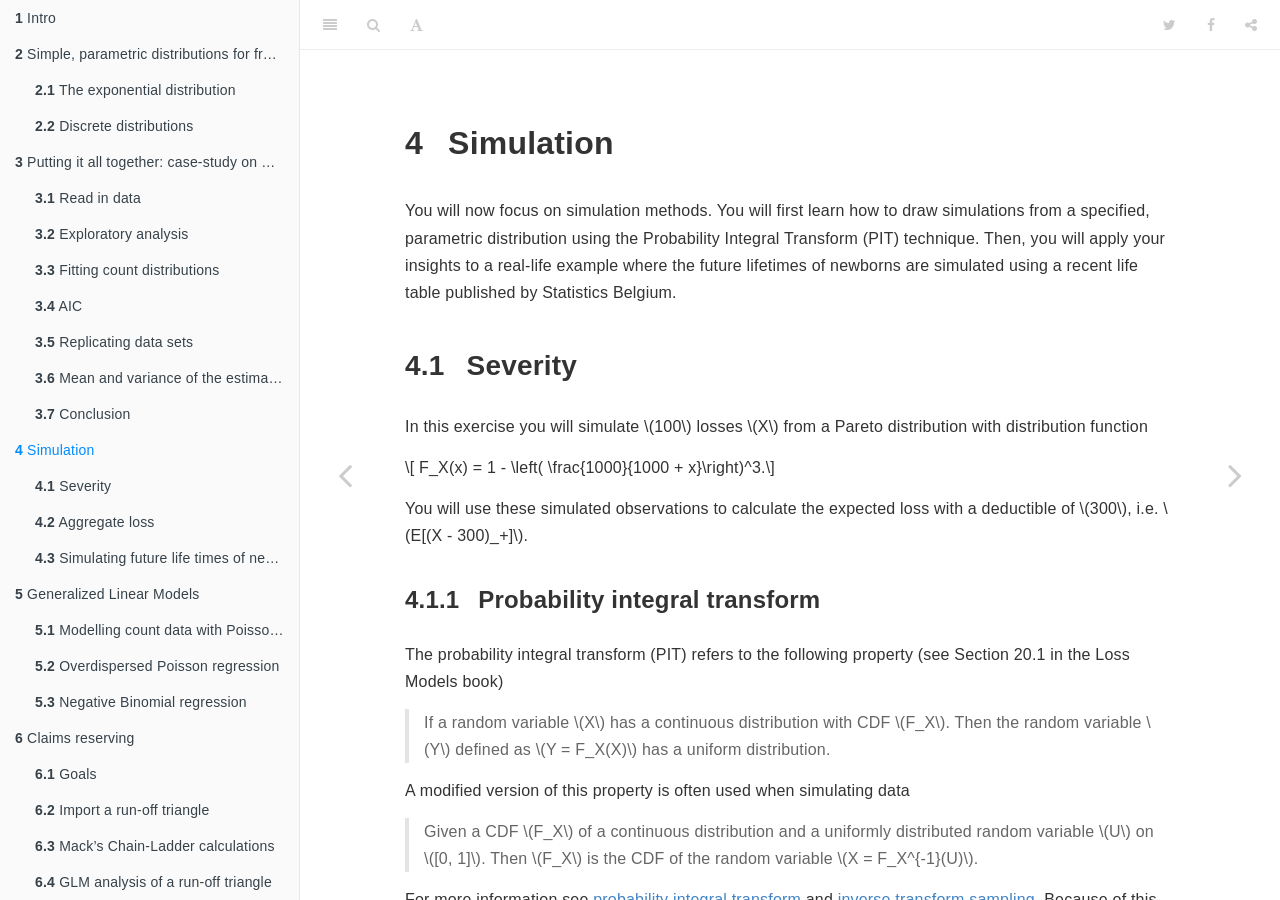
<file: simulation.html>
<!DOCTYPE html>
<html >

<head>

  <meta charset="UTF-8">
  <meta http-equiv="X-UA-Compatible" content="IE=edge">
  <title>4 Simulation | Risk Modelling in Insurance : a collection of computer labs in R</title>
  <meta name="description" content="Tutorials for the course of Loss Models">
  <meta name="generator" content="bookdown  and GitBook 2.6.7">

  <meta property="og:title" content="4 Simulation | Risk Modelling in Insurance : a collection of computer labs in R" />
  <meta property="og:type" content="book" />
  
  
  <meta property="og:description" content="Tutorials for the course of Loss Models" />
  

  <meta name="twitter:card" content="summary" />
  <meta name="twitter:title" content="4 Simulation | Risk Modelling in Insurance : a collection of computer labs in R" />
  
  <meta name="twitter:description" content="Tutorials for the course of Loss Models" />
  

<meta name="author" content="Katrien Antonio and Jonas Crevecoeur">


<meta name="date" content="2019-01-13">

  <meta name="viewport" content="width=device-width, initial-scale=1">
  <meta name="apple-mobile-web-app-capable" content="yes">
  <meta name="apple-mobile-web-app-status-bar-style" content="black">
  
  
<link rel="prev" href="putting-it-all-together-case-study-on-modelling-claim-counts.html">
<link rel="next" href="glms.html">
<script src="libs/jquery-2.2.3/jquery.min.js"></script>
<link href="libs/gitbook-2.6.7/css/style.css" rel="stylesheet" />
<link href="libs/gitbook-2.6.7/css/plugin-table.css" rel="stylesheet" />
<link href="libs/gitbook-2.6.7/css/plugin-bookdown.css" rel="stylesheet" />
<link href="libs/gitbook-2.6.7/css/plugin-highlight.css" rel="stylesheet" />
<link href="libs/gitbook-2.6.7/css/plugin-search.css" rel="stylesheet" />
<link href="libs/gitbook-2.6.7/css/plugin-fontsettings.css" rel="stylesheet" />







<script>
$(document).ready(function() {

  $chunks = $('.fold');

  $chunks.each(function () {

    // add button to source code chunks
      $(this).prepend("<div class=\"showopt\">Show Solution</div><br style=\"line-height:22px;\"/>");
 
	$child = $(this).children('div');
	$child.each(function(){
		$(this).children('').attr('class', 'folded');
	});
	$(this).children('pre').attr('class', 'folded');
	$(this).children('p').attr('class', 'folded');
   });

  // hide all chunks when document is loaded
  $('.folded').css('display', 'none')

  // function to toggle the visibility
  $('.showopt').click(function() {
    var label = $(this).html();
    if (label.indexOf("Show") >= 0) {
      $(this).html(label.replace("Show", "Hide"));
    } else {
      $(this).html(label.replace("Hide", "Show"));
    }
    	$child = $(this).siblings('div');
	$child.each(function(){
		$(this).children('pre').slideToggle('fast', 'swing');
	});
	$(this).siblings('pre').slideToggle('fast', 'swing');
	$(this).siblings('p').slideToggle('fast', 'swing');
  });
});
</script>


<style type="text/css">
a.sourceLine { display: inline-block; line-height: 1.25; }
a.sourceLine { pointer-events: none; color: inherit; text-decoration: inherit; }
a.sourceLine:empty { height: 1.2em; position: absolute; }
.sourceCode { overflow: visible; }
code.sourceCode { white-space: pre; position: relative; }
div.sourceCode { margin: 1em 0; }
pre.sourceCode { margin: 0; }
@media screen {
div.sourceCode { overflow: auto; }
}
@media print {
code.sourceCode { white-space: pre-wrap; }
a.sourceLine { text-indent: -1em; padding-left: 1em; }
}
pre.numberSource a.sourceLine
  { position: relative; }
pre.numberSource a.sourceLine:empty
  { position: absolute; }
pre.numberSource a.sourceLine::before
  { content: attr(data-line-number);
    position: absolute; left: -5em; text-align: right; vertical-align: baseline;
    border: none; pointer-events: all;
    -webkit-touch-callout: none; -webkit-user-select: none;
    -khtml-user-select: none; -moz-user-select: none;
    -ms-user-select: none; user-select: none;
    padding: 0 4px; width: 4em;
    color: #aaaaaa;
  }
pre.numberSource { margin-left: 3em; border-left: 1px solid #aaaaaa;  padding-left: 4px; }
div.sourceCode
  {  }
@media screen {
a.sourceLine::before { text-decoration: underline; }
}
code span.al { color: #ff0000; font-weight: bold; } /* Alert */
code span.an { color: #60a0b0; font-weight: bold; font-style: italic; } /* Annotation */
code span.at { color: #7d9029; } /* Attribute */
code span.bn { color: #40a070; } /* BaseN */
code span.bu { } /* BuiltIn */
code span.cf { color: #007020; font-weight: bold; } /* ControlFlow */
code span.ch { color: #4070a0; } /* Char */
code span.cn { color: #880000; } /* Constant */
code span.co { color: #60a0b0; font-style: italic; } /* Comment */
code span.cv { color: #60a0b0; font-weight: bold; font-style: italic; } /* CommentVar */
code span.do { color: #ba2121; font-style: italic; } /* Documentation */
code span.dt { color: #902000; } /* DataType */
code span.dv { color: #40a070; } /* DecVal */
code span.er { color: #ff0000; font-weight: bold; } /* Error */
code span.ex { } /* Extension */
code span.fl { color: #40a070; } /* Float */
code span.fu { color: #06287e; } /* Function */
code span.im { } /* Import */
code span.in { color: #60a0b0; font-weight: bold; font-style: italic; } /* Information */
code span.kw { color: #007020; font-weight: bold; } /* Keyword */
code span.op { color: #666666; } /* Operator */
code span.ot { color: #007020; } /* Other */
code span.pp { color: #bc7a00; } /* Preprocessor */
code span.sc { color: #4070a0; } /* SpecialChar */
code span.ss { color: #bb6688; } /* SpecialString */
code span.st { color: #4070a0; } /* String */
code span.va { color: #19177c; } /* Variable */
code span.vs { color: #4070a0; } /* VerbatimString */
code span.wa { color: #60a0b0; font-weight: bold; font-style: italic; } /* Warning */
</style>

<link rel="stylesheet" href="style.css" type="text/css" />
</head>

<body>



  <div class="book without-animation with-summary font-size-2 font-family-1" data-basepath=".">

    <div class="book-summary">
      <nav role="navigation">

<ul class="summary">
<li class="chapter" data-level="1" data-path="index.html"><a href="index.html"><i class="fa fa-check"></i><b>1</b> Intro</a></li>
<li class="chapter" data-level="2" data-path="simple-parametric-distributions-for-frequency-and-severity-data.html"><a href="simple-parametric-distributions-for-frequency-and-severity-data.html"><i class="fa fa-check"></i><b>2</b> Simple, parametric distributions for frequency and severity data</a><ul>
<li class="chapter" data-level="2.1" data-path="simple-parametric-distributions-for-frequency-and-severity-data.html"><a href="simple-parametric-distributions-for-frequency-and-severity-data.html#the-exponential-distribution"><i class="fa fa-check"></i><b>2.1</b> The exponential distribution</a><ul>
<li class="chapter" data-level="2.1.1" data-path="simple-parametric-distributions-for-frequency-and-severity-data.html"><a href="simple-parametric-distributions-for-frequency-and-severity-data.html#simulating-data"><i class="fa fa-check"></i><b>2.1.1</b> Simulating data</a></li>
<li class="chapter" data-level="2.1.2" data-path="simple-parametric-distributions-for-frequency-and-severity-data.html"><a href="simple-parametric-distributions-for-frequency-and-severity-data.html#exploratory-analysis"><i class="fa fa-check"></i><b>2.1.2</b> Exploratory analysis</a></li>
<li class="chapter" data-level="2.1.3" data-path="simple-parametric-distributions-for-frequency-and-severity-data.html"><a href="simple-parametric-distributions-for-frequency-and-severity-data.html#data-visualization-with-ggplot"><i class="fa fa-check"></i><b>2.1.3</b> Data visualization with ggplot</a></li>
<li class="chapter" data-level="2.1.4" data-path="simple-parametric-distributions-for-frequency-and-severity-data.html"><a href="simple-parametric-distributions-for-frequency-and-severity-data.html#maximum-likelihood-estimation-mle"><i class="fa fa-check"></i><b>2.1.4</b> Maximum Likelihood Estimation (MLE)</a></li>
</ul></li>
<li class="chapter" data-level="2.2" data-path="simple-parametric-distributions-for-frequency-and-severity-data.html"><a href="simple-parametric-distributions-for-frequency-and-severity-data.html#discrete-distributions"><i class="fa fa-check"></i><b>2.2</b> Discrete distributions</a><ul>
<li class="chapter" data-level="2.2.1" data-path="simple-parametric-distributions-for-frequency-and-severity-data.html"><a href="simple-parametric-distributions-for-frequency-and-severity-data.html#simulating-the-data"><i class="fa fa-check"></i><b>2.2.1</b> Simulating the data</a></li>
<li class="chapter" data-level="2.2.2" data-path="simple-parametric-distributions-for-frequency-and-severity-data.html"><a href="simple-parametric-distributions-for-frequency-and-severity-data.html#exploratory-analysis-1"><i class="fa fa-check"></i><b>2.2.2</b> Exploratory analysis</a></li>
<li class="chapter" data-level="2.2.3" data-path="simple-parametric-distributions-for-frequency-and-severity-data.html"><a href="simple-parametric-distributions-for-frequency-and-severity-data.html#maximum-likelihood-estimation-mle-1"><i class="fa fa-check"></i><b>2.2.3</b> Maximum Likelihood Estimation (MLE)</a></li>
<li class="chapter" data-level="2.2.4" data-path="simple-parametric-distributions-for-frequency-and-severity-data.html"><a href="simple-parametric-distributions-for-frequency-and-severity-data.html#comparing-fitted-models"><i class="fa fa-check"></i><b>2.2.4</b> Comparing fitted models</a></li>
</ul></li>
</ul></li>
<li class="chapter" data-level="3" data-path="putting-it-all-together-case-study-on-modelling-claim-counts.html"><a href="putting-it-all-together-case-study-on-modelling-claim-counts.html"><i class="fa fa-check"></i><b>3</b> Putting it all together: case-study on modelling claim counts</a><ul>
<li class="chapter" data-level="3.1" data-path="putting-it-all-together-case-study-on-modelling-claim-counts.html"><a href="putting-it-all-together-case-study-on-modelling-claim-counts.html#read-in-data"><i class="fa fa-check"></i><b>3.1</b> Read in data</a><ul>
<li class="chapter" data-level="3.1.1" data-path="putting-it-all-together-case-study-on-modelling-claim-counts.html"><a href="putting-it-all-together-case-study-on-modelling-claim-counts.html#determining-the-file-path"><i class="fa fa-check"></i><b>3.1.1</b> Determining the file path</a></li>
<li class="chapter" data-level="3.1.2" data-path="putting-it-all-together-case-study-on-modelling-claim-counts.html"><a href="putting-it-all-together-case-study-on-modelling-claim-counts.html#importing-a-.txt-file"><i class="fa fa-check"></i><b>3.1.2</b> Importing a .txt file</a></li>
</ul></li>
<li class="chapter" data-level="3.2" data-path="putting-it-all-together-case-study-on-modelling-claim-counts.html"><a href="putting-it-all-together-case-study-on-modelling-claim-counts.html#exploratory-analysis-2"><i class="fa fa-check"></i><b>3.2</b> Exploratory analysis</a><ul>
<li class="chapter" data-level="3.2.1" data-path="putting-it-all-together-case-study-on-modelling-claim-counts.html"><a href="putting-it-all-together-case-study-on-modelling-claim-counts.html#summary-statistics-disregarding-exposure"><i class="fa fa-check"></i><b>3.2.1</b> Summary statistics disregarding exposure</a></li>
<li class="chapter" data-level="3.2.2" data-path="putting-it-all-together-case-study-on-modelling-claim-counts.html"><a href="putting-it-all-together-case-study-on-modelling-claim-counts.html#summary-statistics-taking-into-account-exposure"><i class="fa fa-check"></i><b>3.2.2</b> Summary statistics taking into account exposure</a></li>
<li class="chapter" data-level="3.2.3" data-path="putting-it-all-together-case-study-on-modelling-claim-counts.html"><a href="putting-it-all-together-case-study-on-modelling-claim-counts.html#empirical-probability-distribution"><i class="fa fa-check"></i><b>3.2.3</b> Empirical probability distribution</a></li>
<li class="chapter" data-level="3.2.4" data-path="putting-it-all-together-case-study-on-modelling-claim-counts.html"><a href="putting-it-all-together-case-study-on-modelling-claim-counts.html#the-a-b-0-class-of-distributions"><i class="fa fa-check"></i><b>3.2.4</b> The (a, b, 0) class of distributions</a></li>
</ul></li>
<li class="chapter" data-level="3.3" data-path="putting-it-all-together-case-study-on-modelling-claim-counts.html"><a href="putting-it-all-together-case-study-on-modelling-claim-counts.html#fitting-count-distributions"><i class="fa fa-check"></i><b>3.3</b> Fitting count distributions</a><ul>
<li class="chapter" data-level="3.3.1" data-path="putting-it-all-together-case-study-on-modelling-claim-counts.html"><a href="putting-it-all-together-case-study-on-modelling-claim-counts.html#poisson"><i class="fa fa-check"></i><b>3.3.1</b> Poisson</a></li>
<li class="chapter" data-level="3.3.2" data-path="putting-it-all-together-case-study-on-modelling-claim-counts.html"><a href="putting-it-all-together-case-study-on-modelling-claim-counts.html#negative-binomial-1"><i class="fa fa-check"></i><b>3.3.2</b> Negative binomial</a></li>
<li class="chapter" data-level="3.3.3" data-path="putting-it-all-together-case-study-on-modelling-claim-counts.html"><a href="putting-it-all-together-case-study-on-modelling-claim-counts.html#modified-poisson-distributions"><i class="fa fa-check"></i><b>3.3.3</b> Modified Poisson distributions</a></li>
</ul></li>
<li class="chapter" data-level="3.4" data-path="putting-it-all-together-case-study-on-modelling-claim-counts.html"><a href="putting-it-all-together-case-study-on-modelling-claim-counts.html#aic-1"><i class="fa fa-check"></i><b>3.4</b> AIC</a></li>
<li class="chapter" data-level="3.5" data-path="putting-it-all-together-case-study-on-modelling-claim-counts.html"><a href="putting-it-all-together-case-study-on-modelling-claim-counts.html#replicating-data-sets"><i class="fa fa-check"></i><b>3.5</b> Replicating data sets</a><ul>
<li class="chapter" data-level="3.5.1" data-path="putting-it-all-together-case-study-on-modelling-claim-counts.html"><a href="putting-it-all-together-case-study-on-modelling-claim-counts.html#poisson-1"><i class="fa fa-check"></i><b>3.5.1</b> Poisson</a></li>
<li class="chapter" data-level="3.5.2" data-path="putting-it-all-together-case-study-on-modelling-claim-counts.html"><a href="putting-it-all-together-case-study-on-modelling-claim-counts.html#nb"><i class="fa fa-check"></i><b>3.5.2</b> NB</a></li>
<li class="chapter" data-level="3.5.3" data-path="putting-it-all-together-case-study-on-modelling-claim-counts.html"><a href="putting-it-all-together-case-study-on-modelling-claim-counts.html#zip"><i class="fa fa-check"></i><b>3.5.3</b> ZIP</a></li>
<li class="chapter" data-level="3.5.4" data-path="putting-it-all-together-case-study-on-modelling-claim-counts.html"><a href="putting-it-all-together-case-study-on-modelling-claim-counts.html#hurdle-poisson-1"><i class="fa fa-check"></i><b>3.5.4</b> Hurdle Poisson</a></li>
</ul></li>
<li class="chapter" data-level="3.6" data-path="putting-it-all-together-case-study-on-modelling-claim-counts.html"><a href="putting-it-all-together-case-study-on-modelling-claim-counts.html#mean-and-variance-of-the-estimated-zip-nb-hurdle-poisson"><i class="fa fa-check"></i><b>3.6</b> Mean and variance of the estimated ZIP, NB, Hurdle Poisson</a><ul>
<li class="chapter" data-level="3.6.1" data-path="putting-it-all-together-case-study-on-modelling-claim-counts.html"><a href="putting-it-all-together-case-study-on-modelling-claim-counts.html#poisson-2"><i class="fa fa-check"></i><b>3.6.1</b> Poisson</a></li>
<li class="chapter" data-level="3.6.2" data-path="putting-it-all-together-case-study-on-modelling-claim-counts.html"><a href="putting-it-all-together-case-study-on-modelling-claim-counts.html#nb-1"><i class="fa fa-check"></i><b>3.6.2</b> NB</a></li>
<li class="chapter" data-level="3.6.3" data-path="putting-it-all-together-case-study-on-modelling-claim-counts.html"><a href="putting-it-all-together-case-study-on-modelling-claim-counts.html#zip-1"><i class="fa fa-check"></i><b>3.6.3</b> ZIP</a></li>
<li class="chapter" data-level="3.6.4" data-path="putting-it-all-together-case-study-on-modelling-claim-counts.html"><a href="putting-it-all-together-case-study-on-modelling-claim-counts.html#hurdle-poisson-2"><i class="fa fa-check"></i><b>3.6.4</b> Hurdle Poisson</a></li>
<li class="chapter" data-level="3.6.5" data-path="putting-it-all-together-case-study-on-modelling-claim-counts.html"><a href="putting-it-all-together-case-study-on-modelling-claim-counts.html#comparison-with-empirical-mean-and-variance"><i class="fa fa-check"></i><b>3.6.5</b> Comparison with empirical mean and variance</a></li>
</ul></li>
<li class="chapter" data-level="3.7" data-path="putting-it-all-together-case-study-on-modelling-claim-counts.html"><a href="putting-it-all-together-case-study-on-modelling-claim-counts.html#conclusion"><i class="fa fa-check"></i><b>3.7</b> Conclusion</a></li>
</ul></li>
<li class="chapter" data-level="4" data-path="simulation.html"><a href="simulation.html"><i class="fa fa-check"></i><b>4</b> Simulation</a><ul>
<li class="chapter" data-level="4.1" data-path="simulation.html"><a href="simulation.html#severity"><i class="fa fa-check"></i><b>4.1</b> Severity</a><ul>
<li class="chapter" data-level="4.1.1" data-path="simulation.html"><a href="simulation.html#probability-integral-transform"><i class="fa fa-check"></i><b>4.1.1</b> Probability integral transform</a></li>
<li class="chapter" data-level="4.1.2" data-path="simulation.html"><a href="simulation.html#visualization"><i class="fa fa-check"></i><b>4.1.2</b> Visualization</a></li>
<li class="chapter" data-level="4.1.3" data-path="simulation.html"><a href="simulation.html#expected-loss-with-a-deductible"><i class="fa fa-check"></i><b>4.1.3</b> Expected loss with a deductible</a></li>
</ul></li>
<li class="chapter" data-level="4.2" data-path="simulation.html"><a href="simulation.html#aggregate-loss"><i class="fa fa-check"></i><b>4.2</b> Aggregate loss</a></li>
<li class="chapter" data-level="4.3" data-path="simulation.html"><a href="simulation.html#simulating-future-life-times-of-newborns"><i class="fa fa-check"></i><b>4.3</b> Simulating future life times of newborns</a><ul>
<li class="chapter" data-level="4.3.1" data-path="simulation.html"><a href="simulation.html#importing-the-data"><i class="fa fa-check"></i><b>4.3.1</b> Importing the data</a></li>
<li class="chapter" data-level="4.3.2" data-path="simulation.html"><a href="simulation.html#simulate-the-whole-life-time"><i class="fa fa-check"></i><b>4.3.2</b> Simulate the whole life time</a></li>
<li class="chapter" data-level="4.3.3" data-path="simulation.html"><a href="simulation.html#simulate-the-future-lifetime"><i class="fa fa-check"></i><b>4.3.3</b> Simulate the future lifetime</a></li>
<li class="chapter" data-level="4.3.4" data-path="simulation.html"><a href="simulation.html#visualize-the-data"><i class="fa fa-check"></i><b>4.3.4</b> Visualize the data</a></li>
</ul></li>
</ul></li>
<li class="chapter" data-level="5" data-path="glms.html"><a href="glms.html"><i class="fa fa-check"></i><b>5</b> Generalized Linear Models</a><ul>
<li class="chapter" data-level="5.1" data-path="glms.html"><a href="glms.html#modelling-count-data-with-poisson-regression-models"><i class="fa fa-check"></i><b>5.1</b> Modelling count data with Poisson regression models</a><ul>
<li class="chapter" data-level="5.1.1" data-path="glms.html"><a href="glms.html#a-first-data-set"><i class="fa fa-check"></i><b>5.1.1</b> A first data set</a></li>
<li class="chapter" data-level="5.1.2" data-path="glms.html"><a href="glms.html#fit-a-poisson-glm"><i class="fa fa-check"></i><b>5.1.2</b> Fit a Poisson GLM</a></li>
<li class="chapter" data-level="5.1.3" data-path="glms.html"><a href="glms.html#the-use-of-exposure"><i class="fa fa-check"></i><b>5.1.3</b> The use of exposure</a></li>
<li class="chapter" data-level="5.1.4" data-path="glms.html"><a href="glms.html#analysis-of-deviance-for-glms"><i class="fa fa-check"></i><b>5.1.4</b> Analysis of deviance for GLMs</a></li>
<li class="chapter" data-level="5.1.5" data-path="glms.html"><a href="glms.html#an-example"><i class="fa fa-check"></i><b>5.1.5</b> An example</a></li>
</ul></li>
<li class="chapter" data-level="5.2" data-path="glms.html"><a href="glms.html#overdispersed-poisson-regression"><i class="fa fa-check"></i><b>5.2</b> Overdispersed Poisson regression</a></li>
<li class="chapter" data-level="5.3" data-path="glms.html"><a href="glms.html#negative-binomial-regression"><i class="fa fa-check"></i><b>5.3</b> Negative Binomial regression</a></li>
</ul></li>
<li class="chapter" data-level="6" data-path="claims-reserving.html"><a href="claims-reserving.html"><i class="fa fa-check"></i><b>6</b> Claims reserving</a><ul>
<li class="chapter" data-level="6.1" data-path="claims-reserving.html"><a href="claims-reserving.html#goals"><i class="fa fa-check"></i><b>6.1</b> Goals</a></li>
<li class="chapter" data-level="6.2" data-path="claims-reserving.html"><a href="claims-reserving.html#import-a-run-off-triangle"><i class="fa fa-check"></i><b>6.2</b> Import a run-off triangle</a><ul>
<li class="chapter" data-level="6.2.1" data-path="claims-reserving.html"><a href="claims-reserving.html#using-scan"><i class="fa fa-check"></i><b>6.2.1</b> Using <code>scan</code></a></li>
<li class="chapter" data-level="6.2.2" data-path="claims-reserving.html"><a href="claims-reserving.html#using-the-chainladder-package"><i class="fa fa-check"></i><b>6.2.2</b> Using the <code>chainladder</code> package</a></li>
</ul></li>
<li class="chapter" data-level="6.3" data-path="claims-reserving.html"><a href="claims-reserving.html#macks-chain-ladder-calculations"><i class="fa fa-check"></i><b>6.3</b> Mack’s Chain-Ladder calculations</a></li>
<li class="chapter" data-level="6.4" data-path="claims-reserving.html"><a href="claims-reserving.html#glm-analysis-of-a-run-off-triangle"><i class="fa fa-check"></i><b>6.4</b> GLM analysis of a run-off triangle</a></li>
<li class="chapter" data-level="6.5" data-path="claims-reserving.html"><a href="claims-reserving.html#bootstrap-analysis"><i class="fa fa-check"></i><b>6.5</b> Bootstrap analysis</a></li>
<li class="chapter" data-level="6.6" data-path="claims-reserving.html"><a href="claims-reserving.html#more-info"><i class="fa fa-check"></i><b>6.6</b> More info</a></li>
</ul></li>
</ul>

      </nav>
    </div>

    <div class="book-body">
      <div class="body-inner">
        <div class="book-header" role="navigation">
          <h1>
            <i class="fa fa-circle-o-notch fa-spin"></i><a href="./">Risk Modelling in Insurance : a collection of computer labs in R</a>
          </h1>
        </div>

        <div class="page-wrapper" tabindex="-1" role="main">
          <div class="page-inner">

            <section class="normal" id="section-">
<div id="simulation" class="section level1">
<h1><span class="header-section-number">4</span> Simulation</h1>
<p>You will now focus on simulation methods. You will first learn how to draw simulations from a specified, parametric distribution using the Probability Integral Transform (PIT) technique. Then, you will apply your insights to a real-life example where the future lifetimes of newborns are simulated using a recent life table published by Statistics Belgium.</p>
<div id="severity" class="section level2">
<h2><span class="header-section-number">4.1</span> Severity</h2>
<p>In this exercise you will simulate <span class="math inline">\(100\)</span> losses <span class="math inline">\(X\)</span> from a Pareto distribution with distribution function</p>
<p><span class="math display">\[ F_X(x) = 1 - \left( \frac{1000}{1000 + x}\right)^3.\]</span></p>
<p>You will use these simulated observations to calculate the expected loss with a deductible of <span class="math inline">\(300\)</span>, i.e. <span class="math inline">\(E[(X - 300)_+]\)</span>.</p>
<div id="probability-integral-transform" class="section level3">
<h3><span class="header-section-number">4.1.1</span> Probability integral transform</h3>
<p>The probability integral transform (PIT) refers to the following property (see Section 20.1 in the Loss Models book)</p>
<blockquote>
<p>If a random variable <span class="math inline">\(X\)</span> has a continuous distribution with CDF <span class="math inline">\(F_X\)</span>. Then the random variable <span class="math inline">\(Y\)</span> defined as <span class="math inline">\(Y = F_X(X)\)</span> has a uniform distribution.</p>
</blockquote>
<p>A modified version of this property is often used when simulating data</p>
<blockquote>
<p>Given a CDF <span class="math inline">\(F_X\)</span> of a continuous distribution and a uniformly distributed random variable <span class="math inline">\(U\)</span> on <span class="math inline">\([0, 1]\)</span>. Then <span class="math inline">\(F_X\)</span> is the CDF of the random variable <span class="math inline">\(X = F_X^{-1}(U)\)</span>.</p>
</blockquote>
<p>For more information see <a href="https://en.wikipedia.org/wiki/Probability_integral_transform">probability integral transform</a> and <a href="https://en.wikipedia.org/wiki/Inverse_transform_sampling">inverse transform sampling</a>. Because of this property, you can follow the steps below to simulate <span class="math inline">\(n\)</span> independent observations from a distribution with CDF <span class="math inline">\(F_X\)</span>:</p>
<ol style="list-style-type: decimal">
<li>Simulate <span class="math inline">\(n\)</span> indepdendent observations <span class="math inline">\(u_1, \ldots, u_n\)</span> from a uniform distribution (<code>runif</code> in R) on <span class="math inline">\([0, 1]\)</span>;</li>
<li>Calculate <span class="math inline">\(F_X^{-1}\)</span>;</li>
<li><span class="math inline">\(F_X^{-1}(u_1), \ldots, F_X^{-1}(u_n)\)</span> are <span class="math inline">\(n\)</span> independent observations with CDF <span class="math inline">\(F_X\)</span>.</li>
</ol>
<p>Now follow these steps in R and generate <span class="math inline">\(100\)</span> independent observations from a Pareto distribution.</p>
<ol style="list-style-type: decimal">
<li>Create a vector <code>u</code> containing <span class="math inline">\(100\)</span> independent observations from a uniform distribution;</li>
<li>Compute <span class="math inline">\(F_X^{-1}\)</span> on paper and implement <span class="math inline">\(F_X^{-1}\)</span> as a function in R;</li>
<li>Calculate <span class="math inline">\(F_X^{-1}(u)\)</span>.</li>
</ol>
<div class="fold s">
<pre class="sourceCode r"><code class="sourceCode r"><span class="co"># @1. </span>
n &lt;-<span class="st"> </span><span class="dv">100</span>;
u &lt;-<span class="st"> </span><span class="kw">runif</span>(n, <span class="dv">0</span>, <span class="dv">1</span>)


<span class="co"># @2.</span>
cdf.inverse &lt;-<span class="st"> </span><span class="cf">function</span>(y)
{
  <span class="kw">return</span>(<span class="dv">1000</span> <span class="op">/</span><span class="st"> </span>(<span class="dv">1</span><span class="op">-</span>y)<span class="op">^</span>{<span class="dv">1</span><span class="op">/</span><span class="dv">3</span>} <span class="op">-</span><span class="st"> </span><span class="dv">1000</span>)
}

<span class="co"># @3.</span>
sim &lt;-<span class="st"> </span><span class="kw">cdf.inverse</span>(u)</code></pre>
</div>
</div>
<div id="visualization" class="section level3">
<h3><span class="header-section-number">4.1.2</span> Visualization</h3>
<p>You will create the following visualization to compare the actual and empirical CDF.</p>
<p><img src="_main_files/figure-html/simulation_cdf_pareto-1.png" width="576" style="display: block; margin: auto;" /></p>
<ol style="list-style-type: decimal">
<li>Create a function <code>cdf</code> in R with input a vector <span class="math inline">\(x\)</span> and output a vector <span class="math inline">\(F_X(x)\)</span>;</li>
<li>Compute the theoretical cdf in the simulated points and store the result in a vector <span class="math inline">\(y\)</span>;</li>
<li>Load the package <code>ggplot</code>;</li>
<li>Complete the following <code>ggplot</code> command to plot the empiciral and theoretical CDF.</li>
</ol>
<ul>
<li><code>col = &quot;empirical CDF&quot;</code> selects a different color for each line and adds a legend to the figure;</li>
<li><code>scale_colour_manual</code> specifies the colors to be used in in the figure. The first argument specifies the title for the legend;</li>
</ul>
<pre class="sourceCode r"><code class="sourceCode r">  <span class="kw">ggplot</span>() <span class="op">+</span>
<span class="st">    </span><span class="kw">stat_ecdf</span>(<span class="kw">aes</span>(???, <span class="dt">col =</span> <span class="st">&quot;empirical CDF&quot;</span>)) <span class="op">+</span>
<span class="st">    </span><span class="kw">geom_line</span>(<span class="kw">aes</span>(???, ???, <span class="dt">col =</span> <span class="st">&quot;theoretical CDF&quot;</span>)) <span class="op">+</span>
<span class="st">    </span><span class="kw">scale_colour_manual</span>(<span class="st">&quot;legend title&quot;</span>, <span class="dt">values=</span><span class="kw">c</span>(<span class="st">&quot;#99CCFF&quot;</span>,<span class="st">&quot;#e58920&quot;</span>))</code></pre>
<ol start="5" style="list-style-type: decimal">
<li><p><a href="https://ggplot2.tidyverse.org/reference/theme.html"><code>theme(...)</code></a> changes many visual aspects of a ggplot figure. Search in the documentation for an option to move the legend to the bottom of the figure.</p></li>
<li><p>Improve your graph by adding options such as <code>theme_bw()</code>, <code>xlab</code>, <code>ylab</code>, <code>ggtitle</code>, ….</p></li>
</ol>
</div>
<div id="expected-loss-with-a-deductible" class="section level3">
<h3><span class="header-section-number">4.1.3</span> Expected loss with a deductible</h3>
<p>Statistical quantities of the distribution can be approximated by means of the simulated data. You will now calculate the expected loss when there is a deductible of <span class="math inline">\(300\)</span> using your simulated data.</p>
<ol style="list-style-type: decimal">
<li><p>Write a function <code>deductible</code> taking as input <code>x</code> (a vector containing the loss amounts) and <code>d</code> (the deductible) and returning a vector <span class="math inline">\(y\)</span> with <span class="math inline">\(y_i = (x_i-d)_+ = \max(x_i-d, 0)\)</span>;</p></li>
<li><p>Test the function <code>deductible</code> that you defined in the previous step. What is the output for <code>dedutible(c(500, 200), 300)</code>. Is your function working as expected? A common mistake in implementing the <code>deductible</code> function is a misunderstanding of the <code>max</code> function in R;</p></li>
</ol>
<pre class="sourceCode r"><code class="sourceCode r">  <span class="co"># returns the maximum of 1, 3 and 2</span>
  <span class="kw">max</span>(<span class="kw">c</span>(<span class="dv">1</span>, <span class="dv">3</span>), <span class="dv">2</span>)</code></pre>
<pre><code>[1] 3</code></pre>
<pre class="sourceCode r"><code class="sourceCode r">  <span class="co"># returns a vector containing max(1, 2) and max(3, 2) </span>
  <span class="kw">pmax</span>(<span class="kw">c</span>(<span class="dv">1</span>, <span class="dv">3</span>), <span class="dv">2</span>)</code></pre>
<pre><code>[1] 2 3</code></pre>
<ol start="3" style="list-style-type: decimal">
<li>Calculate <span class="math inline">\(E(X-300)_+\)</span> for your simulated vector.</li>
</ol>
<div class="fold s">
<pre class="sourceCode r"><code class="sourceCode r">deductible &lt;-<span class="st"> </span><span class="cf">function</span>(x, d)
{
  <span class="kw">return</span>(<span class="kw">pmax</span>(x<span class="op">-</span>d, <span class="dv">0</span>))
}

<span class="kw">mean</span>(<span class="kw">deductible</span>(sim, <span class="dv">300</span>))</code></pre>
<pre><code>[1] 284.1</code></pre>
</div>
</div>
</div>
<div id="aggregate-loss" class="section level2">
<h2><span class="header-section-number">4.2</span> Aggregate loss</h2>
<p>The number of claims <span class="math inline">\(N\)</span> on an insurance contract is Poisson distributed with mean <span class="math inline">\(2\)</span>. The claim sizes <span class="math inline">\(X\)</span> are independently distributed with CDF</p>
<p><span class="math display">\[ 
  F_X(x) = 
  \begin{cases}
    0 &amp; x \leq 0 \\
    x^2 &amp; 0 &lt; x \leq 1 \\
    1 &amp; x &gt; 1
  \end{cases}.
\]</span>
The insurer wants to investigate the difference between imposing an aggregate or an ordinary deductible for this contract. You will calculate (using 10000 simulations) the expected loss by contract for both an aggregate deductible of <span class="math inline">\(0.2\)</span> and an ordinary deductible of <span class="math inline">\(0.2\)</span>.</p>
<ol style="list-style-type: decimal">
<li>Simulate <span class="math inline">\(10000\)</span> observations for the number of claims <span class="math inline">\(N\)</span>. (Hint <code>rpois</code>);</li>
<li>Use what you learnt in the previous exercise and create a function <code>simulate</code>, which returns <code>n</code> simulations of the claim size distribution <span class="math inline">\(F_X\)</span>.</li>
</ol>
<pre class="sourceCode r"><code class="sourceCode r">  simulate &lt;-<span class="st"> </span><span class="cf">function</span>(n)
  {
    ??
  }</code></pre>
<ol start="3" style="list-style-type: decimal">
<li>Complete the following for-loop to simulate 10000 aggregate losses when there is no deductible</li>
</ol>
<pre class="sourceCode r"><code class="sourceCode r">n &lt;-<span class="st"> </span><span class="dv">10000</span>
nclaim &lt;-<span class="st"> </span><span class="co"># Result from 1.</span>

<span class="co"># create an empty vector to store the aggregated loss</span>
aggregated.loss &lt;-<span class="st"> </span><span class="kw">rep</span>(<span class="dv">0</span>, n)
  
<span class="cf">for</span>(i <span class="cf">in</span> <span class="dv">1</span><span class="op">:</span>n)
{
  <span class="co"># the claims for the i-th contract</span>
  claims &lt;-<span class="st"> </span><span class="kw">simulate</span>(nclaim[i])
  
  <span class="co"># without deductible the aggregated loss is the sum of the individual claims</span>
  aggregated.loss[i] &lt;-<span class="st"> </span><span class="kw">sum</span>(claims)
}
  
<span class="co"># Calculate the expected loss per policy, when there is no deductible</span>
<span class="kw">mean</span>(aggregated.loss)</code></pre>
<ol start="4" style="list-style-type: decimal">
<li>Adapt the code in 3. to calculate the expected loss per policy when there is an aggregate deductible of <span class="math inline">\(0.2\)</span>;</li>
<li>Adapt the code in 3. to calculate the expected loss per policy when there is an ordinary deductible of <span class="math inline">\(0.2\)</span>.</li>
</ol>
<div class="fold s">
<pre class="sourceCode r"><code class="sourceCode r"><span class="co"># @1</span>
n &lt;-<span class="st"> </span><span class="dv">10000</span>
nclaim &lt;-<span class="st"> </span><span class="kw">rpois</span>(n, <span class="dt">lambda =</span> <span class="dv">2</span>)

<span class="co"># @2</span>
cdf.inverse &lt;-<span class="st"> </span><span class="cf">function</span>(x)
{
  <span class="kw">return</span>(<span class="kw">sqrt</span>(x))
}

simulate &lt;-<span class="st"> </span><span class="cf">function</span>(n)
{
  u &lt;-<span class="st"> </span><span class="kw">runif</span>(n)
  <span class="kw">return</span>(<span class="kw">cdf.inverse</span>(u));
}

<span class="co"># @3</span>
n &lt;-<span class="st"> </span><span class="dv">10000</span>
nclaim &lt;-<span class="st"> </span><span class="kw">rpois</span>(n, <span class="dt">lambda =</span> <span class="dv">2</span>)

<span class="co"># create an empty vector to store the aggregated loss</span>
aggregated.loss &lt;-<span class="st"> </span><span class="kw">rep</span>(<span class="dv">0</span>, n)
  
<span class="cf">for</span>(i <span class="cf">in</span> <span class="dv">1</span><span class="op">:</span>n)
{
  <span class="co"># the claims for the i-th contract</span>
  claims &lt;-<span class="st"> </span><span class="kw">simulate</span>(nclaim[i])
  
  <span class="co"># without deductible the aggregated loss is the sum of the individual claims</span>
  aggregated.loss[i] &lt;-<span class="st"> </span><span class="kw">sum</span>(claims)
}
  
<span class="co"># Calculate the expected loss per policy, when there is no deductible</span>
<span class="kw">mean</span>(aggregated.loss)</code></pre>
<pre><code>[1] 1.337</code></pre>
<pre class="sourceCode r"><code class="sourceCode r"><span class="co"># @4</span>
n &lt;-<span class="st"> </span><span class="dv">10000</span>
nclaim &lt;-<span class="st"> </span><span class="kw">rpois</span>(n, <span class="dt">lambda =</span> <span class="dv">2</span>)

<span class="co"># create an empty vector to store the aggregated loss</span>
aggregated.loss &lt;-<span class="st"> </span><span class="kw">rep</span>(<span class="dv">0</span>, n)
  
<span class="cf">for</span>(i <span class="cf">in</span> <span class="dv">1</span><span class="op">:</span>n)
{
  <span class="co"># the claims for the i-th contract</span>
  claims &lt;-<span class="st"> </span><span class="kw">simulate</span>(nclaim[i])
  
  <span class="co"># without deductible the aggregated loss is the sum of the individual claims</span>
  aggregated.loss[i] &lt;-<span class="st"> </span><span class="kw">sum</span>(claims)
}
  
<span class="co"># Calculate the expected loss per policy, when there is no deductible</span>
<span class="kw">mean</span>(<span class="kw">pmax</span>(aggregated.loss <span class="op">-</span><span class="st"> </span><span class="fl">0.2</span>, <span class="dv">0</span>))</code></pre>
<pre><code>[1] 1.153</code></pre>
<pre class="sourceCode r"><code class="sourceCode r"><span class="co"># @5</span>
n &lt;-<span class="st"> </span><span class="dv">10000</span>
nclaim &lt;-<span class="st"> </span><span class="kw">rpois</span>(n, <span class="dt">lambda =</span> <span class="dv">2</span>)

<span class="co"># create an empty vector to store the aggregated loss</span>
aggregated.loss &lt;-<span class="st"> </span><span class="kw">rep</span>(<span class="dv">0</span>, n)
  
<span class="cf">for</span>(i <span class="cf">in</span> <span class="dv">1</span><span class="op">:</span>n)
{
  <span class="co"># the claims for the i-th contract</span>
  claims &lt;-<span class="st"> </span><span class="kw">pmax</span>(<span class="kw">simulate</span>(nclaim[i]) <span class="op">-</span><span class="st"> </span><span class="fl">0.2</span>, <span class="dv">0</span>)
  
  <span class="co"># without deductible the aggregated loss is the sum of the individual claims</span>
  aggregated.loss[i] &lt;-<span class="st"> </span><span class="kw">sum</span>(claims)
}
  
<span class="co"># Calculate the expected loss per policy, when there is no deductible</span>
<span class="kw">mean</span>(aggregated.loss)</code></pre>
<pre><code>[1] 0.9368</code></pre>
</div>
</div>
<div id="simulating-future-life-times-of-newborns" class="section level2">
<h2><span class="header-section-number">4.3</span> Simulating future life times of newborns</h2>
<p>In this exercise you simulate the age at death for 10000 newborns based on the lifetable for Belgian males in 2017 published by <a href="https://statbel.fgov.be/en/themes/population/life-expectancy-and-life-tables">stabel</a>. You will use these simulations to construct a histogram as well as a density plot of the lifetime distribution.</p>
<div id="importing-the-data" class="section level3">
<h3><span class="header-section-number">4.3.1</span> Importing the data</h3>
<p>Download and save the file <a href="data/lifetableMaleBE2017.csv">lifetableMaleBE2017.csv</a> on your local drive. This file contains the columns <code>age</code> and <code>q</code>, where</p>
<p><span class="math display">\[ q_{age} = P(T_0 \in (age, age + 1] \mid T_0 &gt; age),\]</span>
with <span class="math inline">\(T_0\)</span> the random variable describing the lifetime of a newborn. Hence, <span class="math inline">\(q_{age}\)</span> is the one year probability of dying at age <span class="math inline">\(\text{age}\)</span>.</p>
<ol style="list-style-type: decimal">
<li>Save the file <a href="data/lifetableMaleBE2017.csv">lifetableMaleBE2017.csv</a> on your local drive;</li>
<li>Use <a href="https://stat.ethz.ch/R-manual/R-devel/library/utils/html/read.table.html"><code>read.table</code></a> to load the data into R. Semicolons <code>;</code> separate the data and the first line of the data contains the variable names;</li>
<li>Create variables <code>age</code> and <code>q</code> which store the corresponding variables from the dataset.</li>
</ol>
<div class="fold s">
<pre class="sourceCode r"><code class="sourceCode r"><span class="kw">setwd</span>(<span class="st">&#39;C:/Users/u0043788/Dropbox/Risk modelling course Ljubljana/Bookdown&#39;</span>)
data &lt;-<span class="st"> </span><span class="kw">read.table</span>(<span class="st">&#39;data/lifetableMaleBE2017.csv&#39;</span>, <span class="dt">sep =</span> <span class="st">&#39;;&#39;</span>, <span class="dt">header =</span> <span class="ot">TRUE</span>)

age &lt;-<span class="st"> </span>data<span class="op">$</span>age;
q &lt;-<span class="st"> </span>data<span class="op">$</span>q;</code></pre>
</div>
</div>
<div id="simulate-the-whole-life-time" class="section level3">
<h3><span class="header-section-number">4.3.2</span> Simulate the whole life time</h3>
<p>First, you simulate the whole remaining lifetime <span class="math inline">\(K_0 = \lfloor{T_0} \rfloor\)</span> for a newborn. The whole lifetime is the integer age at which the newborn dies. You calculate the cdf of <span class="math inline">\(K_0\)</span> at integer ages <span class="math inline">\(x\)</span> as follows</p>
<p><span class="math display">\[\begin{align*}
  P(K_0 \leq x) &amp;= P(T_0 &lt; x+1) \\
              &amp;= 1 - P(T_0 \geq x+1) \\
              &amp;= 1 - P(T_0 \geq x + 1 \mid T_0 &gt; x) \cdot P(T_0 &gt; x) \\
              &amp;= 1 - (1-q_{x}) \cdot P(T_0 &gt; x) \\
              &amp;= 1 - \prod_{i=0}^{x} (1-q_{x-i}).
\end{align*}\]</span></p>
<p>or you reason as follows</p>
<p><span class="math display">\[\begin{align*}
  P(K_0 \leq x) &amp;= P(K_0=0)+P(K_0=1)+ \ldots +P(K_0=x) \\
              &amp;= q_0+(1-q_0)\cdot q_1 + (1-q_0)\cdot(1-q_1)\cdot q_2 + \ldots + (1-q_0)\cdot(1-q_1)\ldots (1-q_{x-1})\cdot q_x \\
              &amp;= 1 - \prod_{i=0}^{x} (1-q_{x-i}).
\end{align*}\]</span></p>
<!--We calculate the distribution of $K$

\begin{align*}
  P(K = x) &= P(T \in (x, x+1]) \\
           &= P(T \in (x, x+1] \mid T > x) \cdot P(T > x) \\
           &= q_x \cdot P(T > x).
\end{align*}

The probability of surviving beyond age $x$ is given by

\begin{align*}
  P(T > x) &= P(T > x \mid T > x-1) \cdot P(T > x-1) \\
           &= (1-q_{x-1}) \cdot P(T > x-1) \\
           &= (1-q_{x-1}) \cdot (1-q_{x-2}) \cdot P(T > x-2)  \\
           &= \prod_{i=1}^{x} (1-q_{x-i}).
\end{align*}-->
<ol style="list-style-type: decimal">
<li>Create a vector <code>cdf</code> in R with <span class="math inline">\(cdf[x+1] = P(K_0 \leq x)\)</span> for <span class="math inline">\(x \in 0, \ldots, 105\)</span>. Hint: <code>cumprod</code> in R;</li>
</ol>
<pre class="sourceCode r"><code class="sourceCode r">  <span class="kw">cumprod</span>(<span class="kw">c</span>(<span class="dv">2</span>, <span class="dv">3</span>, <span class="dv">5</span>, <span class="dv">7</span>))</code></pre>
<pre><code>[1]   2   6  30 210</code></pre>
<p>The Figure below shows the CDF of the whole lifetime <span class="math inline">\(K_0\)</span> for a newborn. Since <span class="math inline">\(K_0\)</span> is a discrete random variable this CDF is a step function.</p>
<p><img src="_main_files/figure-html/simulation_cdf_whole_lifetime-1.png" width="576" style="display: block; margin: auto;" /></p>
<p>The following Theorem presents a strategy for simulating from a discrete distribution given its CDF.</p>
<blockquote>
<p>Given a CDF <span class="math inline">\(F_X\)</span> of a discrete distribution with possible outcomes <span class="math inline">\(x_1, \ldots, x_n\)</span> and a uniformly distributed random variable <span class="math inline">\(U\)</span> on <span class="math inline">\([0, 1]\)</span>. Then <span class="math inline">\(F_X\)</span> is the CDF of the random variable <span class="math inline">\(X = \max_{x_i} \{ F_X(x_i) \leq U \}\)</span>.</p>
</blockquote>
<ol start="2" style="list-style-type: decimal">
<li>Complete the code below to simulate a single observation from <span class="math inline">\(K_0\)</span>. This function performs the following steps:</li>
</ol>
<ul>
<li>Simulate an observation <span class="math inline">\(u\)</span> from a random variable <span class="math inline">\(U \in [0, 1]\)</span>;</li>
<li>Loop over all posible ages <span class="math inline">\(x\)</span> in increasing order;</li>
<li>Find the smallest age <span class="math inline">\(x\)</span> for which <span class="math inline">\(F_{K_0}(x) &gt; u\)</span>;</li>
<li>The previous age <span class="math inline">\(x-1\)</span> is the largest age for which <span class="math inline">\(F_{K_0}(x) \leq u\)</span>. By the theorem above, <span class="math inline">\(x-1\)</span> is a simulation for the whole age.</li>
</ul>
<pre class="sourceCode r"><code class="sourceCode r">simulWholeAge &lt;-<span class="st"> </span><span class="cf">function</span>()
{
  <span class="co"># simulate one observation u from a uniform distribution on [0, 1]</span>
  u &lt;-<span class="st"> </span><span class="kw">runif</span>(<span class="dv">1</span>);
  
  <span class="co"># loop over all posible values F_X(x_i) in increasing order</span>
  <span class="cf">for</span>(j <span class="cf">in</span> <span class="dv">1</span><span class="op">:</span><span class="kw">length</span>(cdf))
  {
    <span class="co"># Check F_X(x_i) &gt; U</span>
    <span class="cf">if</span>( ??? )
    {
      <span class="co"># If F_X(x_i) &gt; u, then the previous value x_{i-1} is the largest value for which F_X(x_{i-1}) &lt;= u</span>
      <span class="kw">return</span>( ??? );
    }
  }
}</code></pre>
<ol start="3" style="list-style-type: decimal">
<li>Use <code>simulWholeAge</code> to generate 10000 observations from the distribution of <span class="math inline">\(K_0\)</span>;</li>
</ol>
<pre class="sourceCode r"><code class="sourceCode r"><span class="co"># the number of simulations</span>
nsim &lt;-<span class="st"> </span><span class="dv">10000</span>

<span class="co"># initialise a vector with nsim zeroes.</span>
K &lt;-<span class="st"> </span><span class="kw">rep</span>(<span class="dv">0</span>, nsim)

<span class="cf">for</span>(i <span class="cf">in</span> <span class="dv">1</span><span class="op">:</span>nsim)
{
  <span class="co"># Simulate the age of death for a single individual;</span>
  K[i] &lt;-<span class="st"> </span>???
}</code></pre>
<ol start="4" style="list-style-type: decimal">
<li>Use <code>ggplot</code> to create a histogram of your simulation for the whole life time. See <a href="https://ggplot2.tidyverse.org/reference/geom_histogram.html"><code>geom_histogram</code></a>.</li>
</ol>
<p><img src="_main_files/figure-html/simulation_histogram_whole_lifetime-1.png" width="576" style="display: block; margin: auto;" /></p>
<div class="fold s">
<pre class="sourceCode r"><code class="sourceCode r">cdf &lt;-<span class="st"> </span><span class="dv">1</span> <span class="op">-</span><span class="st"> </span><span class="kw">cumprod</span>(<span class="dv">1</span><span class="op">-</span>q)

nsim &lt;-<span class="st"> </span><span class="dv">10000</span>
K &lt;-<span class="st"> </span><span class="kw">rep</span>(<span class="dv">0</span>, nsim)

simulWholeAge &lt;-<span class="st"> </span><span class="cf">function</span>()
{
  u &lt;-<span class="st"> </span><span class="kw">runif</span>(<span class="dv">1</span>);
  
  <span class="cf">for</span>(j <span class="cf">in</span> <span class="dv">1</span><span class="op">:</span><span class="kw">length</span>(cdf))
  {
    <span class="cf">if</span>(u <span class="op">&lt;</span><span class="st"> </span>cdf[j])
    {
      <span class="kw">return</span>(j<span class="dv">-1</span>);
    }
  }
}

<span class="cf">for</span>(i <span class="cf">in</span> <span class="dv">1</span><span class="op">:</span>nsim)
{
  K[i] &lt;-<span class="st"> </span><span class="kw">simulWholeAge</span>();
}


<span class="kw">ggplot</span>() <span class="op">+</span>
<span class="st">  </span><span class="kw">geom_histogram</span>(<span class="kw">aes</span>(K), <span class="dt">col =</span> <span class="st">&quot;#99CCFF&quot;</span>, <span class="dt">fill =</span> <span class="st">&quot;#99CCFF&quot;</span>) <span class="op">+</span>
<span class="st">  </span><span class="kw">theme_bw</span>() <span class="op">+</span>
<span class="st">  </span><span class="kw">ggtitle</span>(<span class="st">&quot;Histogram lifetime male, Belgium 2017&quot;</span>) <span class="op">+</span>
<span class="st">  </span><span class="kw">xlab</span>(<span class="st">&#39;age&#39;</span>)</code></pre>
<pre><code>`stat_bin()` using `bins = 30`. Pick better value with `binwidth`.</code></pre>
<p><img src="_main_files/figure-html/simulattion_whole_lifetime_solution-1.png" width="576" style="display: block; margin: auto;" /></p>
</div>
</div>
<div id="simulate-the-future-lifetime" class="section level3">
<h3><span class="header-section-number">4.3.3</span> Simulate the future lifetime</h3>
<p>You will now simulate the exact (instead of integer) remaining lifetime <span class="math inline">\(T_0\)</span> of a newborn. Note that <span class="math inline">\(T_0\)</span> can be written as (explain!) <span class="math inline">\(T_0 = \lfloor T_0 \rfloor + (T_0-\lfloor T_0 \rfloor)\)</span> where <span class="math inline">\(\lfloor T_0 \rfloor \in \mathbb{N}\)</span> and <span class="math inline">\((T_0-\lfloor T_0 \rfloor) \in [0,1)\)</span>. You will need to make an assumption regarding the probability of dying at non-integer ages. You assume a constant force of mortality between integer ages, i.e.</p>
<p><span class="math display">\[ P(T_0 \leq t + x \mid T_0 &gt; x) = 1 - \exp(-\mu_x \cdot t), \quad \text{for} \quad x \in \mathbb{N} \quad \text{and} \quad t \in [0, 1)\]</span>
for some intensity <span class="math inline">\(\mu_x\)</span> of dying at age <span class="math inline">\(x\)</span>. More insight behind this assumption will be given in the courses on Life Insurance Mathematics and Advanced Life Insurance Mathematics. The intensity <span class="math inline">\(\mu_x\)</span> can be found by taking <span class="math inline">\(t = 1\)</span> in the above expression,</p>
<p><span class="math display">\[ 1 - \exp(-\mu_x) = P(T_0 \leq 1 + x \mid T_0 &gt; x) = q_x, \]</span>
from which</p>
<p><span class="math display">\[ \mu_x = -\log(1-q_x).\]</span></p>
<p>From this you compute the distribution of <span class="math inline">\(T_0 - K_0 \mid K_0 = x\)</span>,</p>
<p><span class="math display">\[\begin{align}
  P(T_0 - K_0 \leq t \mid K_0 = x)  &amp;= P(T_0 \leq x + t \mid T_0 \geq x,\ T _0\leq x+1) \\
                              &amp;= \frac{P(T_0 \leq x+t \mid T_0 \geq x)}{P(T_0 \leq x+1 \mid T_0 \geq x)} \\
                              &amp;= \frac{1- (1-q_x)^t}{q_x}.
\end{align}\]</span></p>
<p>In the previous section, you simulated an observation for the whole lifetime <span class="math inline">\(K_0\)</span> of a newborn. You will now simulate a corresponding observation from the distribution of <span class="math inline">\(T_0-K_0 \mid K_0\)</span>. The distribution for <span class="math inline">\(T_0 - K_0 \mid K_0\)</span> is continuous and the classical Probability Integral Transform can be used.</p>
<ol style="list-style-type: decimal">
<li>Show that the inverted CDF of <span class="math inline">\(T_0 - K_0 \mid K_0\)</span> is given by</li>
</ol>
<p><span class="math display">\[
  F^{-1}_{T_0-K_0\mid K_0}(y \mid x) = \frac{\log(1-q_x \cdot y)}{\log(1-q_x)};
\]</span></p>
<ol start="2" style="list-style-type: decimal">
<li><p>Simulate for each observation of <span class="math inline">\(K_0\)</span> a sample from the distribution <span class="math inline">\(T_0-K_0 \mid K_0\)</span>. Verify that the correct value of <span class="math inline">\(q_x\)</span> is used for each sample;</p></li>
<li><p>Add the simulations from <span class="math inline">\(K_0\)</span> and <span class="math inline">\(T_0-K_0 \mid K_0\)</span> to obtain simulations for the remaining lifetime <span class="math inline">\(T_0\)</span> of a newborn.</p></li>
</ol>
<div class="fold s">
<pre class="sourceCode r"><code class="sourceCode r"><span class="co"># @2</span>
u &lt;-<span class="st"> </span><span class="kw">runif</span>(nsim)
remainder &lt;-<span class="st"> </span><span class="kw">log</span>(<span class="dv">1</span> <span class="op">-</span><span class="st"> </span>q[K<span class="op">+</span><span class="dv">1</span>] <span class="op">*</span><span class="st"> </span>u) <span class="op">/</span><span class="st"> </span><span class="kw">log</span>(<span class="dv">1</span><span class="op">-</span>q[K<span class="op">+</span><span class="dv">1</span>])

sim &lt;-<span class="st"> </span>K <span class="op">+</span><span class="st"> </span>remainder</code></pre>
</div>
</div>
<div id="visualize-the-data" class="section level3">
<h3><span class="header-section-number">4.3.4</span> Visualize the data</h3>
<p>Visualize the density of the remaining life time <span class="math inline">\(T_0\)</span> of a newborn with <code>ggplot</code>.</p>
<p><img src="_main_files/figure-html/simulation_density_lifetime-1.png" width="576" style="display: block; margin: auto;" /></p>
<div class="fold s">
<pre class="sourceCode r"><code class="sourceCode r"><span class="kw">ggplot</span>() <span class="op">+</span>
<span class="st">  </span><span class="kw">geom_density</span>(<span class="kw">aes</span>(sim), <span class="dt">col =</span> <span class="st">&quot;#99CCFF&quot;</span>, <span class="dt">fill =</span> <span class="st">&quot;#99CCFF&quot;</span>) <span class="op">+</span>
<span class="st">  </span><span class="kw">theme_bw</span>() <span class="op">+</span>
<span class="st">  </span><span class="kw">ggtitle</span>(<span class="st">&quot;Density lifetime male, Belgium 2017&quot;</span>)</code></pre>
<p><img src="_main_files/figure-html/simulation_density_lifetime_solution-1.png" width="576" style="display: block; margin: auto;" /></p>
</div>

</div>
</div>
</div>
            </section>

          </div>
        </div>
      </div>
<a href="putting-it-all-together-case-study-on-modelling-claim-counts.html" class="navigation navigation-prev " aria-label="Previous page"><i class="fa fa-angle-left"></i></a>
<a href="glms.html" class="navigation navigation-next " aria-label="Next page"><i class="fa fa-angle-right"></i></a>
    </div>
  </div>
<script src="libs/gitbook-2.6.7/js/app.min.js"></script>
<script src="libs/gitbook-2.6.7/js/lunr.js"></script>
<script src="libs/gitbook-2.6.7/js/plugin-search.js"></script>
<script src="libs/gitbook-2.6.7/js/plugin-sharing.js"></script>
<script src="libs/gitbook-2.6.7/js/plugin-fontsettings.js"></script>
<script src="libs/gitbook-2.6.7/js/plugin-bookdown.js"></script>
<script src="libs/gitbook-2.6.7/js/jquery.highlight.js"></script>
<script>
gitbook.require(["gitbook"], function(gitbook) {
gitbook.start({
"sharing": {
"github": false,
"facebook": true,
"twitter": true,
"google": false,
"linkedin": false,
"weibo": false,
"instapaper": false,
"vk": false,
"all": ["facebook", "google", "twitter", "linkedin", "weibo", "instapaper"]
},
"fontsettings": {
"theme": "white",
"family": "sans",
"size": 2
},
"edit": {
"link": null,
"text": null
},
"history": {
"link": null,
"text": null
},
"download": null,
"toc": {
"collapse": "subsection"
}
});
});
</script>

<!-- dynamically load mathjax for compatibility with self-contained -->
<script>
  (function () {
    var script = document.createElement("script");
    script.type = "text/javascript";
    var src = "true";
    if (src === "" || src === "true") src = "https://mathjax.rstudio.com/latest/MathJax.js?config=TeX-MML-AM_CHTML";
    if (location.protocol !== "file:" && /^https?:/.test(src))
      src = src.replace(/^https?:/, '');
    script.src = src;
    document.getElementsByTagName("head")[0].appendChild(script);
  })();
</script>
</body>

</html>
</file>
<file: libs/gitbook-2.6.7/css/plugin-table.css>
.book .book-body .page-wrapper .page-inner section.normal table{display:table;width:100%;border-collapse:collapse;border-spacing:0;overflow:auto}.book .book-body .page-wrapper .page-inner section.normal table td,.book .book-body .page-wrapper .page-inner section.normal table th{padding:6px 13px;border:1px solid #ddd}.book .book-body .page-wrapper .page-inner section.normal table tr{background-color:#fff;border-top:1px solid #ccc}.book .book-body .page-wrapper .page-inner section.normal table tr:nth-child(2n){background-color:#f8f8f8}.book .book-body .page-wrapper .page-inner section.normal table th{font-weight:700}
</file>
<file: libs/gitbook-2.6.7/css/plugin-bookdown.css>
.book .book-header h1 {
  padding-left: 20px;
  padding-right: 20px;
}
.book .book-header.fixed {
  position: fixed;
  right: 0;
  top: 0;
  left: 0;
  border-bottom: 1px solid rgba(0,0,0,.07);
}
span.search-highlight {
  background-color: #ffff88;
}
@media (min-width: 600px) {
  .book.with-summary .book-header.fixed {
    left: 300px;
  }
}
@media (max-width: 1240px) {
  .book .book-body.fixed {
    top: 50px;
  }
  .book .book-body.fixed .body-inner {
    top: auto;
  }
}
@media (max-width: 600px) {
  .book.with-summary .book-header.fixed {
    left: calc(100% - 60px);
    min-width: 300px;
  }
  .book.with-summary .book-body {
    transform: none;
    left: calc(100% - 60px);
    min-width: 300px;
  }
  .book .book-body.fixed {
    top: 0;
  }
}

.book .book-body.fixed .body-inner {
  top: 50px;
}
.book .book-body .page-wrapper .page-inner section.normal sub, .book .book-body .page-wrapper .page-inner section.normal sup {
  font-size: 85%;
}

@media print {
  .book .book-summary, .book .book-body .book-header, .fa {
    display: none !important;
  }
  .book .book-body.fixed {
    left: 0px;
  }
  .book .book-body,.book .book-body .body-inner, .book.with-summary {
    overflow: visible !important;
  }
}
.kable_wrapper {
  border-spacing: 20px 0;
  border-collapse: separate;
  border: none;
  margin: auto;
}
.kable_wrapper > tbody > tr > td {
  vertical-align: top;
}
.book .book-body .page-wrapper .page-inner section.normal table tr.header {
  border-top-width: 2px;
}
.book .book-body .page-wrapper .page-inner section.normal table tr:last-child td {
  border-bottom-width: 2px;
}
.book .book-body .page-wrapper .page-inner section.normal table td, .book .book-body .page-wrapper .page-inner section.normal table th {
  border-left: none;
  border-right: none;
}
.book .book-body .page-wrapper .page-inner section.normal table.kable_wrapper > tbody > tr, .book .book-body .page-wrapper .page-inner section.normal table.kable_wrapper > tbody > tr > td {
  border-top: none;
}
.book .book-body .page-wrapper .page-inner section.normal table.kable_wrapper > tbody > tr:last-child > td {
    border-bottom: none;
}

div.theorem, div.lemma, div.corollary, div.proposition, div.conjecture {
  font-style: italic;
}
span.theorem, span.lemma, span.corollary, span.proposition, span.conjecture {
  font-style: normal;
}
div.proof:after {
  content: "\25a2";
  float: right;
}
.header-section-number {
  padding-right: .5em;
}
</file>
<file: libs/gitbook-2.6.7/css/plugin-highlight.css>
.book .book-body .page-wrapper .page-inner section.normal pre,
.book .book-body .page-wrapper .page-inner section.normal code {
  /* http://jmblog.github.com/color-themes-for-google-code-highlightjs */
  /* Tomorrow Comment */
  /* Tomorrow Red */
  /* Tomorrow Orange */
  /* Tomorrow Yellow */
  /* Tomorrow Green */
  /* Tomorrow Aqua */
  /* Tomorrow Blue */
  /* Tomorrow Purple */
}
.book .book-body .page-wrapper .page-inner section.normal pre .hljs-comment,
.book .book-body .page-wrapper .page-inner section.normal code .hljs-comment,
.book .book-body .page-wrapper .page-inner section.normal pre .hljs-title,
.book .book-body .page-wrapper .page-inner section.normal code .hljs-title {
  color: #8e908c;
}
.book .book-body .page-wrapper .page-inner section.normal pre .hljs-variable,
.book .book-body .page-wrapper .page-inner section.normal code .hljs-variable,
.book .book-body .page-wrapper .page-inner section.normal pre .hljs-attribute,
.book .book-body .page-wrapper .page-inner section.normal code .hljs-attribute,
.book .book-body .page-wrapper .page-inner section.normal pre .hljs-tag,
.book .book-body .page-wrapper .page-inner section.normal code .hljs-tag,
.book .book-body .page-wrapper .page-inner section.normal pre .hljs-regexp,
.book .book-body .page-wrapper .page-inner section.normal code .hljs-regexp,
.book .book-body .page-wrapper .page-inner section.normal pre .ruby .hljs-constant,
.book .book-body .page-wrapper .page-inner section.normal code .ruby .hljs-constant,
.book .book-body .page-wrapper .page-inner section.normal pre .xml .hljs-tag .hljs-title,
.book .book-body .page-wrapper .page-inner section.normal code .xml .hljs-tag .hljs-title,
.book .book-body .page-wrapper .page-inner section.normal pre .xml .hljs-pi,
.book .book-body .page-wrapper .page-inner section.normal code .xml .hljs-pi,
.book .book-body .page-wrapper .page-inner section.normal pre .xml .hljs-doctype,
.book .book-body .page-wrapper .page-inner section.normal code .xml .hljs-doctype,
.book .book-body .page-wrapper .page-inner section.normal pre .html .hljs-doctype,
.book .book-body .page-wrapper .page-inner section.normal code .html .hljs-doctype,
.book .book-body .page-wrapper .page-inner section.normal pre .css .hljs-id,
.book .book-body .page-wrapper .page-inner section.normal code .css .hljs-id,
.book .book-body .page-wrapper .page-inner section.normal pre .css .hljs-class,
.book .book-body .page-wrapper .page-inner section.normal code .css .hljs-class,
.book .book-body .page-wrapper .page-inner section.normal pre .css .hljs-pseudo,
.book .book-body .page-wrapper .page-inner section.normal code .css .hljs-pseudo {
  color: #c82829;
}
.book .book-body .page-wrapper .page-inner section.normal pre .hljs-number,
.book .book-body .page-wrapper .page-inner section.normal code .hljs-number,
.book .book-body .page-wrapper .page-inner section.normal pre .hljs-preprocessor,
.book .book-body .page-wrapper .page-inner section.normal code .hljs-preprocessor,
.book .book-body .page-wrapper .page-inner section.normal pre .hljs-pragma,
.book .book-body .page-wrapper .page-inner section.normal code .hljs-pragma,
.book .book-body .page-wrapper .page-inner section.normal pre .hljs-built_in,
.book .book-body .page-wrapper .page-inner section.normal code .hljs-built_in,
.book .book-body .page-wrapper .page-inner section.normal pre .hljs-literal,
.book .book-body .page-wrapper .page-inner section.normal code .hljs-literal,
.book .book-body .page-wrapper .page-inner section.normal pre .hljs-params,
.book .book-body .page-wrapper .page-inner section.normal code .hljs-params,
.book .book-body .page-wrapper .page-inner section.normal pre .hljs-constant,
.book .book-body .page-wrapper .page-inner section.normal code .hljs-constant {
  color: #f5871f;
}
.book .book-body .page-wrapper .page-inner section.normal pre .ruby .hljs-class .hljs-title,
.book .book-body .page-wrapper .page-inner section.normal code .ruby .hljs-class .hljs-title,
.book .book-body .page-wrapper .page-inner section.normal pre .css .hljs-rules .hljs-attribute,
.book .book-body .page-wrapper .page-inner section.normal code .css .hljs-rules .hljs-attribute {
  color: #eab700;
}
.book .book-body .page-wrapper .page-inner section.normal pre .hljs-string,
.book .book-body .page-wrapper .page-inner section.normal code .hljs-string,
.book .book-body .page-wrapper .page-inner section.normal pre .hljs-value,
.book .book-body .page-wrapper .page-inner section.normal code .hljs-value,
.book .book-body .page-wrapper .page-inner section.normal pre .hljs-inheritance,
.book .book-body .page-wrapper .page-inner section.normal code .hljs-inheritance,
.book .book-body .page-wrapper .page-inner section.normal pre .hljs-header,
.book .book-body .page-wrapper .page-inner section.normal code .hljs-header,
.book .book-body .page-wrapper .page-inner section.normal pre .ruby .hljs-symbol,
.book .book-body .page-wrapper .page-inner section.normal code .ruby .hljs-symbol,
.book .book-body .page-wrapper .page-inner section.normal pre .xml .hljs-cdata,
.book .book-body .page-wrapper .page-inner section.normal code .xml .hljs-cdata {
  color: #718c00;
}
.book .book-body .page-wrapper .page-inner section.normal pre .css .hljs-hexcolor,
.book .book-body .page-wrapper .page-inner section.normal code .css .hljs-hexcolor {
  color: #3e999f;
}
.book .book-body .page-wrapper .page-inner section.normal pre .hljs-function,
.book .book-body .page-wrapper .page-inner section.normal code .hljs-function,
.book .book-body .page-wrapper .page-inner section.normal pre .python .hljs-decorator,
.book .book-body .page-wrapper .page-inner section.normal code .python .hljs-decorator,
.book .book-body .page-wrapper .page-inner section.normal pre .python .hljs-title,
.book .book-body .page-wrapper .page-inner section.normal code .python .hljs-title,
.book .book-body .page-wrapper .page-inner section.normal pre .ruby .hljs-function .hljs-title,
.book .book-body .page-wrapper .page-inner section.normal code .ruby .hljs-function .hljs-title,
.book .book-body .page-wrapper .page-inner section.normal pre .ruby .hljs-title .hljs-keyword,
.book .book-body .page-wrapper .page-inner section.normal code .ruby .hljs-title .hljs-keyword,
.book .book-body .page-wrapper .page-inner section.normal pre .perl .hljs-sub,
.book .book-body .page-wrapper .page-inner section.normal code .perl .hljs-sub,
.book .book-body .page-wrapper .page-inner section.normal pre .javascript .hljs-title,
.book .book-body .page-wrapper .page-inner section.normal code .javascript .hljs-title,
.book .book-body .page-wrapper .page-inner section.normal pre .coffeescript .hljs-title,
.book .book-body .page-wrapper .page-inner section.normal code .coffeescript .hljs-title {
  color: #4271ae;
}
.book .book-body .page-wrapper .page-inner section.normal pre .hljs-keyword,
.book .book-body .page-wrapper .page-inner section.normal code .hljs-keyword,
.book .book-body .page-wrapper .page-inner section.normal pre .javascript .hljs-function,
.book .book-body .page-wrapper .page-inner section.normal code .javascript .hljs-function {
  color: #8959a8;
}
.book .book-body .page-wrapper .page-inner section.normal pre .hljs,
.book .book-body .page-wrapper .page-inner section.normal code .hljs {
  display: block;
  background: white;
  color: #4d4d4c;
  padding: 0.5em;
}
.book .book-body .page-wrapper .page-inner section.normal pre .coffeescript .javascript,
.book .book-body .page-wrapper .page-inner section.normal code .coffeescript .javascript,
.book .book-body .page-wrapper .page-inner section.normal pre .javascript .xml,
.book .book-body .page-wrapper .page-inner section.normal code .javascript .xml,
.book .book-body .page-wrapper .page-inner section.normal pre .tex .hljs-formula,
.book .book-body .page-wrapper .page-inner section.normal code .tex .hljs-formula,
.book .book-body .page-wrapper .page-inner section.normal pre .xml .javascript,
.book .book-body .page-wrapper .page-inner section.normal code .xml .javascript,
.book .book-body .page-wrapper .page-inner section.normal pre .xml .vbscript,
.book .book-body .page-wrapper .page-inner section.normal code .xml .vbscript,
.book .book-body .page-wrapper .page-inner section.normal pre .xml .css,
.book .book-body .page-wrapper .page-inner section.normal code .xml .css,
.book .book-body .page-wrapper .page-inner section.normal pre .xml .hljs-cdata,
.book .book-body .page-wrapper .page-inner section.normal code .xml .hljs-cdata {
  opacity: 0.5;
}
.book.color-theme-1 .book-body .page-wrapper .page-inner section.normal pre,
.book.color-theme-1 .book-body .page-wrapper .page-inner section.normal code {
  /*

Orginal Style from ethanschoonover.com/solarized (c) Jeremy Hull <sourdrums@gmail.com>

*/
  /* Solarized Green */
  /* Solarized Cyan */
  /* Solarized Blue */
  /* Solarized Yellow */
  /* Solarized Orange */
  /* Solarized Red */
  /* Solarized Violet */
}
.book.color-theme-1 .book-body .page-wrapper .page-inner section.normal pre .hljs,
.book.color-theme-1 .book-body .page-wrapper .page-inner section.normal code .hljs {
  display: block;
  padding: 0.5em;
  background: #fdf6e3;
  color: #657b83;
}
.book.color-theme-1 .book-body .page-wrapper .page-inner section.normal pre .hljs-comment,
.book.color-theme-1 .book-body .page-wrapper .page-inner section.normal code .hljs-comment,
.book.color-theme-1 .book-body .page-wrapper .page-inner section.normal pre .hljs-template_comment,
.book.color-theme-1 .book-body .page-wrapper .page-inner section.normal code .hljs-template_comment,
.book.color-theme-1 .book-body .page-wrapper .page-inner section.normal pre .diff .hljs-header,
.book.color-theme-1 .book-body .page-wrapper .page-inner section.normal code .diff .hljs-header,
.book.color-theme-1 .book-body .page-wrapper .page-inner section.normal pre .hljs-doctype,
.book.color-theme-1 .book-body .page-wrapper .page-inner section.normal code .hljs-doctype,
.book.color-theme-1 .book-body .page-wrapper .page-inner section.normal pre .hljs-pi,
.book.color-theme-1 .book-body .page-wrapper .page-inner section.normal code .hljs-pi,
.book.color-theme-1 .book-body .page-wrapper .page-inner section.normal pre .lisp .hljs-string,
.book.color-theme-1 .book-body .page-wrapper .page-inner section.normal code .lisp .hljs-string,
.book.color-theme-1 .book-body .page-wrapper .page-inner section.normal pre .hljs-javadoc,
.book.color-theme-1 .book-body .page-wrapper .page-inner section.normal code .hljs-javadoc {
  color: #93a1a1;
}
.book.color-theme-1 .book-body .page-wrapper .page-inner section.normal pre .hljs-keyword,
.book.color-theme-1 .book-body .page-wrapper .page-inner section.normal code .hljs-keyword,
.book.color-theme-1 .book-body .page-wrapper .page-inner section.normal pre .hljs-winutils,
.book.color-theme-1 .book-body .page-wrapper .page-inner section.normal code .hljs-winutils,
.book.color-theme-1 .book-body .page-wrapper .page-inner section.normal pre .method,
.book.color-theme-1 .book-body .page-wrapper .page-inner section.normal code .method,
.book.color-theme-1 .book-body .page-wrapper .page-inner section.normal pre .hljs-addition,
.book.color-theme-1 .book-body .page-wrapper .page-inner section.normal code .hljs-addition,
.book.color-theme-1 .book-body .page-wrapper .page-inner section.normal pre .css .hljs-tag,
.book.color-theme-1 .book-body .page-wrapper .page-inner section.normal code .css .hljs-tag,
.book.color-theme-1 .book-body .page-wrapper .page-inner section.normal pre .hljs-request,
.book.color-theme-1 .book-body .page-wrapper .page-inner section.normal code .hljs-request,
.book.color-theme-1 .book-body .page-wrapper .page-inner section.normal pre .hljs-status,
.book.color-theme-1 .book-body .page-wrapper .page-inner section.normal code .hljs-status,
.book.color-theme-1 .book-body .page-wrapper .page-inner section.normal pre .nginx .hljs-title,
.book.color-theme-1 .book-body .page-wrapper .page-inner section.normal code .nginx .hljs-title {
  color: #859900;
}
.book.color-theme-1 .book-body .page-wrapper .page-inner section.normal pre .hljs-number,
.book.color-theme-1 .book-body .page-wrapper .page-inner section.normal code .hljs-number,
.book.color-theme-1 .book-body .page-wrapper .page-inner section.normal pre .hljs-command,
.book.color-theme-1 .book-body .page-wrapper .page-inner section.normal code .hljs-command,
.book.color-theme-1 .book-body .page-wrapper .page-inner section.normal pre .hljs-string,
.book.color-theme-1 .book-body .page-wrapper .page-inner section.normal code .hljs-string,
.book.color-theme-1 .book-body .page-wrapper .page-inner section.normal pre .hljs-tag .hljs-value,
.book.color-theme-1 .book-body .page-wrapper .page-inner section.normal code .hljs-tag .hljs-value,
.book.color-theme-1 .book-body .page-wrapper .page-inner section.normal pre .hljs-rules .hljs-value,
.book.color-theme-1 .book-body .page-wrapper .page-inner section.normal code .hljs-rules .hljs-value,
.book.color-theme-1 .book-body .page-wrapper .page-inner section.normal pre .hljs-phpdoc,
.book.color-theme-1 .book-body .page-wrapper .page-inner section.normal code .hljs-phpdoc,
.book.color-theme-1 .book-body .page-wrapper .page-inner section.normal pre .tex .hljs-formula,
.book.color-theme-1 .book-body .page-wrapper .page-inner section.normal code .tex .hljs-formula,
.book.color-theme-1 .book-body .page-wrapper .page-inner section.normal pre .hljs-regexp,
.book.color-theme-1 .book-body .page-wrapper .page-inner section.normal code .hljs-regexp,
.book.color-theme-1 .book-body .page-wrapper .page-inner section.normal pre .hljs-hexcolor,
.book.color-theme-1 .book-body .page-wrapper .page-inner section.normal code .hljs-hexcolor,
.book.color-theme-1 .book-body .page-wrapper .page-inner section.normal pre .hljs-link_url,
.book.color-theme-1 .book-body .page-wrapper .page-inner section.normal code .hljs-link_url {
  color: #2aa198;
}
.book.color-theme-1 .book-body .page-wrapper .page-inner section.normal pre .hljs-title,
.book.color-theme-1 .book-body .page-wrapper .page-inner section.normal code .hljs-title,
.book.color-theme-1 .book-body .page-wrapper .page-inner section.normal pre .hljs-localvars,
.book.color-theme-1 .book-body .page-wrapper .page-inner section.normal code .hljs-localvars,
.book.color-theme-1 .book-body .page-wrapper .page-inner section.normal pre .hljs-chunk,
.book.color-theme-1 .book-body .page-wrapper .page-inner section.normal code .hljs-chunk,
.book.color-theme-1 .book-body .page-wrapper .page-inner section.normal pre .hljs-decorator,
.book.color-theme-1 .book-body .page-wrapper .page-inner section.normal code .hljs-decorator,
.book.color-theme-1 .book-body .page-wrapper .page-inner section.normal pre .hljs-built_in,
.book.color-theme-1 .book-body .page-wrapper .page-inner section.normal code .hljs-built_in,
.book.color-theme-1 .book-body .page-wrapper .page-inner section.normal pre .hljs-identifier,
.book.color-theme-1 .book-body .page-wrapper .page-inner section.normal code .hljs-identifier,
.book.color-theme-1 .book-body .page-wrapper .page-inner section.normal pre .vhdl .hljs-literal,
.book.color-theme-1 .book-body .page-wrapper .page-inner section.normal code .vhdl .hljs-literal,
.book.color-theme-1 .book-body .page-wrapper .page-inner section.normal pre .hljs-id,
.book.color-theme-1 .book-body .page-wrapper .page-inner section.normal code .hljs-id,
.book.color-theme-1 .book-body .page-wrapper .page-inner section.normal pre .css .hljs-function,
.book.color-theme-1 .book-body .page-wrapper .page-inner section.normal code .css .hljs-function {
  color: #268bd2;
}
.book.color-theme-1 .book-body .page-wrapper .page-inner section.normal pre .hljs-attribute,
.book.color-theme-1 .book-body .page-wrapper .page-inner section.normal code .hljs-attribute,
.book.color-theme-1 .book-body .page-wrapper .page-inner section.normal pre .hljs-variable,
.book.color-theme-1 .book-body .page-wrapper .page-inner section.normal code .hljs-variable,
.book.color-theme-1 .book-body .page-wrapper .page-inner section.normal pre .lisp .hljs-body,
.book.color-theme-1 .book-body .page-wrapper .page-inner section.normal code .lisp .hljs-body,
.book.color-theme-1 .book-body .page-wrapper .page-inner section.normal pre .smalltalk .hljs-number,
.book.color-theme-1 .book-body .page-wrapper .page-inner section.normal code .smalltalk .hljs-number,
.book.color-theme-1 .book-body .page-wrapper .page-inner section.normal pre .hljs-constant,
.book.color-theme-1 .book-body .page-wrapper .page-inner section.normal code .hljs-constant,
.book.color-theme-1 .book-body .page-wrapper .page-inner section.normal pre .hljs-class .hljs-title,
.book.color-theme-1 .book-body .page-wrapper .page-inner section.normal code .hljs-class .hljs-title,
.book.color-theme-1 .book-body .page-wrapper .page-inner section.normal pre .hljs-parent,
.book.color-theme-1 .book-body .page-wrapper .page-inner section.normal code .hljs-parent,
.book.color-theme-1 .book-body .page-wrapper .page-inner section.normal pre .haskell .hljs-type,
.book.color-theme-1 .book-body .page-wrapper .page-inner section.normal code .haskell .hljs-type,
.book.color-theme-1 .book-body .page-wrapper .page-inner section.normal pre .hljs-link_reference,
.book.color-theme-1 .book-body .page-wrapper .page-inner section.normal code .hljs-link_reference {
  color: #b58900;
}
.book.color-theme-1 .book-body .page-wrapper .page-inner section.normal pre .hljs-preprocessor,
.book.color-theme-1 .book-body .page-wrapper .page-inner section.normal code .hljs-preprocessor,
.book.color-theme-1 .book-body .page-wrapper .page-inner section.normal pre .hljs-preprocessor .hljs-keyword,
.book.color-theme-1 .book-body .page-wrapper .page-inner section.normal code .hljs-preprocessor .hljs-keyword,
.book.color-theme-1 .book-body .page-wrapper .page-inner section.normal pre .hljs-pragma,
.book.color-theme-1 .book-body .page-wrapper .page-inner section.normal code .hljs-pragma,
.book.color-theme-1 .book-body .page-wrapper .page-inner section.normal pre .hljs-shebang,
.book.color-theme-1 .book-body .page-wrapper .page-inner section.normal code .hljs-shebang,
.book.color-theme-1 .book-body .page-wrapper .page-inner section.normal pre .hljs-symbol,
.book.color-theme-1 .book-body .page-wrapper .page-inner section.normal code .hljs-symbol,
.book.color-theme-1 .book-body .page-wrapper .page-inner section.normal pre .hljs-symbol .hljs-string,
.book.color-theme-1 .book-body .page-wrapper .page-inner section.normal code .hljs-symbol .hljs-string,
.book.color-theme-1 .book-body .page-wrapper .page-inner section.normal pre .diff .hljs-change,
.book.color-theme-1 .book-body .page-wrapper .page-inner section.normal code .diff .hljs-change,
.book.color-theme-1 .book-body .page-wrapper .page-inner section.normal pre .hljs-special,
.book.color-theme-1 .book-body .page-wrapper .page-inner section.normal code .hljs-special,
.book.color-theme-1 .book-body .page-wrapper .page-inner section.normal pre .hljs-attr_selector,
.book.color-theme-1 .book-body .page-wrapper .page-inner section.normal code .hljs-attr_selector,
.book.color-theme-1 .book-body .page-wrapper .page-inner section.normal pre .hljs-subst,
.book.color-theme-1 .book-body .page-wrapper .page-inner section.normal code .hljs-subst,
.book.color-theme-1 .book-body .page-wrapper .page-inner section.normal pre .hljs-cdata,
.book.color-theme-1 .book-body .page-wrapper .page-inner section.normal code .hljs-cdata,
.book.color-theme-1 .book-body .page-wrapper .page-inner section.normal pre .clojure .hljs-title,
.book.color-theme-1 .book-body .page-wrapper .page-inner section.normal code .clojure .hljs-title,
.book.color-theme-1 .book-body .page-wrapper .page-inner section.normal pre .css .hljs-pseudo,
.book.color-theme-1 .book-body .page-wrapper .page-inner section.normal code .css .hljs-pseudo,
.book.color-theme-1 .book-body .page-wrapper .page-inner section.normal pre .hljs-header,
.book.color-theme-1 .book-body .page-wrapper .page-inner section.normal code .hljs-header {
  color: #cb4b16;
}
.book.color-theme-1 .book-body .page-wrapper .page-inner section.normal pre .hljs-deletion,
.book.color-theme-1 .book-body .page-wrapper .page-inner section.normal code .hljs-deletion,
.book.color-theme-1 .book-body .page-wrapper .page-inner section.normal pre .hljs-important,
.book.color-theme-1 .book-body .page-wrapper .page-inner section.normal code .hljs-important {
  color: #dc322f;
}
.book.color-theme-1 .book-body .page-wrapper .page-inner section.normal pre .hljs-link_label,
.book.color-theme-1 .book-body .page-wrapper .page-inner section.normal code .hljs-link_label {
  color: #6c71c4;
}
.book.color-theme-1 .book-body .page-wrapper .page-inner section.normal pre .tex .hljs-formula,
.book.color-theme-1 .book-body .page-wrapper .page-inner section.normal code .tex .hljs-formula {
  background: #eee8d5;
}
.book.color-theme-2 .book-body .page-wrapper .page-inner section.normal pre,
.book.color-theme-2 .book-body .page-wrapper .page-inner section.normal code {
  /* Tomorrow Night Bright Theme */
  /* Original theme - https://github.com/chriskempson/tomorrow-theme */
  /* http://jmblog.github.com/color-themes-for-google-code-highlightjs */
  /* Tomorrow Comment */
  /* Tomorrow Red */
  /* Tomorrow Orange */
  /* Tomorrow Yellow */
  /* Tomorrow Green */
  /* Tomorrow Aqua */
  /* Tomorrow Blue */
  /* Tomorrow Purple */
}
.book.color-theme-2 .book-body .page-wrapper .page-inner section.normal pre .hljs-comment,
.book.color-theme-2 .book-body .page-wrapper .page-inner section.normal code .hljs-comment,
.book.color-theme-2 .book-body .page-wrapper .page-inner section.normal pre .hljs-title,
.book.color-theme-2 .book-body .page-wrapper .page-inner section.normal code .hljs-title {
  color: #969896;
}
.book.color-theme-2 .book-body .page-wrapper .page-inner section.normal pre .hljs-variable,
.book.color-theme-2 .book-body .page-wrapper .page-inner section.normal code .hljs-variable,
.book.color-theme-2 .book-body .page-wrapper .page-inner section.normal pre .hljs-attribute,
.book.color-theme-2 .book-body .page-wrapper .page-inner section.normal code .hljs-attribute,
.book.color-theme-2 .book-body .page-wrapper .page-inner section.normal pre .hljs-tag,
.book.color-theme-2 .book-body .page-wrapper .page-inner section.normal code .hljs-tag,
.book.color-theme-2 .book-body .page-wrapper .page-inner section.normal pre .hljs-regexp,
.book.color-theme-2 .book-body .page-wrapper .page-inner section.normal code .hljs-regexp,
.book.color-theme-2 .book-body .page-wrapper .page-inner section.normal pre .ruby .hljs-constant,
.book.color-theme-2 .book-body .page-wrapper .page-inner section.normal code .ruby .hljs-constant,
.book.color-theme-2 .book-body .page-wrapper .page-inner section.normal pre .xml .hljs-tag .hljs-title,
.book.color-theme-2 .book-body .page-wrapper .page-inner section.normal code .xml .hljs-tag .hljs-title,
.book.color-theme-2 .book-body .page-wrapper .page-inner section.normal pre .xml .hljs-pi,
.book.color-theme-2 .book-body .page-wrapper .page-inner section.normal code .xml .hljs-pi,
.book.color-theme-2 .book-body .page-wrapper .page-inner section.normal pre .xml .hljs-doctype,
.book.color-theme-2 .book-body .page-wrapper .page-inner section.normal code .xml .hljs-doctype,
.book.color-theme-2 .book-body .page-wrapper .page-inner section.normal pre .html .hljs-doctype,
.book.color-theme-2 .book-body .page-wrapper .page-inner section.normal code .html .hljs-doctype,
.book.color-theme-2 .book-body .page-wrapper .page-inner section.normal pre .css .hljs-id,
.book.color-theme-2 .book-body .page-wrapper .page-inner section.normal code .css .hljs-id,
.book.color-theme-2 .book-body .page-wrapper .page-inner section.normal pre .css .hljs-class,
.book.color-theme-2 .book-body .page-wrapper .page-inner section.normal code .css .hljs-class,
.book.color-theme-2 .book-body .page-wrapper .page-inner section.normal pre .css .hljs-pseudo,
.book.color-theme-2 .book-body .page-wrapper .page-inner section.normal code .css .hljs-pseudo {
  color: #d54e53;
}
.book.color-theme-2 .book-body .page-wrapper .page-inner section.normal pre .hljs-number,
.book.color-theme-2 .book-body .page-wrapper .page-inner section.normal code .hljs-number,
.book.color-theme-2 .book-body .page-wrapper .page-inner section.normal pre .hljs-preprocessor,
.book.color-theme-2 .book-body .page-wrapper .page-inner section.normal code .hljs-preprocessor,
.book.color-theme-2 .book-body .page-wrapper .page-inner section.normal pre .hljs-pragma,
.book.color-theme-2 .book-body .page-wrapper .page-inner section.normal code .hljs-pragma,
.book.color-theme-2 .book-body .page-wrapper .page-inner section.normal pre .hljs-built_in,
.book.color-theme-2 .book-body .page-wrapper .page-inner section.normal code .hljs-built_in,
.book.color-theme-2 .book-body .page-wrapper .page-inner section.normal pre .hljs-literal,
.book.color-theme-2 .book-body .page-wrapper .page-inner section.normal code .hljs-literal,
.book.color-theme-2 .book-body .page-wrapper .page-inner section.normal pre .hljs-params,
.book.color-theme-2 .book-body .page-wrapper .page-inner section.normal code .hljs-params,
.book.color-theme-2 .book-body .page-wrapper .page-inner section.normal pre .hljs-constant,
.book.color-theme-2 .book-body .page-wrapper .page-inner section.normal code .hljs-constant {
  color: #e78c45;
}
.book.color-theme-2 .book-body .page-wrapper .page-inner section.normal pre .ruby .hljs-class .hljs-title,
.book.color-theme-2 .book-body .page-wrapper .page-inner section.normal code .ruby .hljs-class .hljs-title,
.book.color-theme-2 .book-body .page-wrapper .page-inner section.normal pre .css .hljs-rules .hljs-attribute,
.book.color-theme-2 .book-body .page-wrapper .page-inner section.normal code .css .hljs-rules .hljs-attribute {
  color: #e7c547;
}
.book.color-theme-2 .book-body .page-wrapper .page-inner section.normal pre .hljs-string,
.book.color-theme-2 .book-body .page-wrapper .page-inner section.normal code .hljs-string,
.book.color-theme-2 .book-body .page-wrapper .page-inner section.normal pre .hljs-value,
.book.color-theme-2 .book-body .page-wrapper .page-inner section.normal code .hljs-value,
.book.color-theme-2 .book-body .page-wrapper .page-inner section.normal pre .hljs-inheritance,
.book.color-theme-2 .book-body .page-wrapper .page-inner section.normal code .hljs-inheritance,
.book.color-theme-2 .book-body .page-wrapper .page-inner section.normal pre .hljs-header,
.book.color-theme-2 .book-body .page-wrapper .page-inner section.normal code .hljs-header,
.book.color-theme-2 .book-body .page-wrapper .page-inner section.normal pre .ruby .hljs-symbol,
.book.color-theme-2 .book-body .page-wrapper .page-inner section.normal code .ruby .hljs-symbol,
.book.color-theme-2 .book-body .page-wrapper .page-inner section.normal pre .xml .hljs-cdata,
.book.color-theme-2 .book-body .page-wrapper .page-inner section.normal code .xml .hljs-cdata {
  color: #b9ca4a;
}
.book.color-theme-2 .book-body .page-wrapper .page-inner section.normal pre .css .hljs-hexcolor,
.book.color-theme-2 .book-body .page-wrapper .page-inner section.normal code .css .hljs-hexcolor {
  color: #70c0b1;
}
.book.color-theme-2 .book-body .page-wrapper .page-inner section.normal pre .hljs-function,
.book.color-theme-2 .book-body .page-wrapper .page-inner section.normal code .hljs-function,
.book.color-theme-2 .book-body .page-wrapper .page-inner section.normal pre .python .hljs-decorator,
.book.color-theme-2 .book-body .page-wrapper .page-inner section.normal code .python .hljs-decorator,
.book.color-theme-2 .book-body .page-wrapper .page-inner section.normal pre .python .hljs-title,
.book.color-theme-2 .book-body .page-wrapper .page-inner section.normal code .python .hljs-title,
.book.color-theme-2 .book-body .page-wrapper .page-inner section.normal pre .ruby .hljs-function .hljs-title,
.book.color-theme-2 .book-body .page-wrapper .page-inner section.normal code .ruby .hljs-function .hljs-title,
.book.color-theme-2 .book-body .page-wrapper .page-inner section.normal pre .ruby .hljs-title .hljs-keyword,
.book.color-theme-2 .book-body .page-wrapper .page-inner section.normal code .ruby .hljs-title .hljs-keyword,
.book.color-theme-2 .book-body .page-wrapper .page-inner section.normal pre .perl .hljs-sub,
.book.color-theme-2 .book-body .page-wrapper .page-inner section.normal code .perl .hljs-sub,
.book.color-theme-2 .book-body .page-wrapper .page-inner section.normal pre .javascript .hljs-title,
.book.color-theme-2 .book-body .page-wrapper .page-inner section.normal code .javascript .hljs-title,
.book.color-theme-2 .book-body .page-wrapper .page-inner section.normal pre .coffeescript .hljs-title,
.book.color-theme-2 .book-body .page-wrapper .page-inner section.normal code .coffeescript .hljs-title {
  color: #7aa6da;
}
.book.color-theme-2 .book-body .page-wrapper .page-inner section.normal pre .hljs-keyword,
.book.color-theme-2 .book-body .page-wrapper .page-inner section.normal code .hljs-keyword,
.book.color-theme-2 .book-body .page-wrapper .page-inner section.normal pre .javascript .hljs-function,
.book.color-theme-2 .book-body .page-wrapper .page-inner section.normal code .javascript .hljs-function {
  color: #c397d8;
}
.book.color-theme-2 .book-body .page-wrapper .page-inner section.normal pre .hljs,
.book.color-theme-2 .book-body .page-wrapper .page-inner section.normal code .hljs {
  display: block;
  background: black;
  color: #eaeaea;
  padding: 0.5em;
}
.book.color-theme-2 .book-body .page-wrapper .page-inner section.normal pre .coffeescript .javascript,
.book.color-theme-2 .book-body .page-wrapper .page-inner section.normal code .coffeescript .javascript,
.book.color-theme-2 .book-body .page-wrapper .page-inner section.normal pre .javascript .xml,
.book.color-theme-2 .book-body .page-wrapper .page-inner section.normal code .javascript .xml,
.book.color-theme-2 .book-body .page-wrapper .page-inner section.normal pre .tex .hljs-formula,
.book.color-theme-2 .book-body .page-wrapper .page-inner section.normal code .tex .hljs-formula,
.book.color-theme-2 .book-body .page-wrapper .page-inner section.normal pre .xml .javascript,
.book.color-theme-2 .book-body .page-wrapper .page-inner section.normal code .xml .javascript,
.book.color-theme-2 .book-body .page-wrapper .page-inner section.normal pre .xml .vbscript,
.book.color-theme-2 .book-body .page-wrapper .page-inner section.normal code .xml .vbscript,
.book.color-theme-2 .book-body .page-wrapper .page-inner section.normal pre .xml .css,
.book.color-theme-2 .book-body .page-wrapper .page-inner section.normal code .xml .css,
.book.color-theme-2 .book-body .page-wrapper .page-inner section.normal pre .xml .hljs-cdata,
.book.color-theme-2 .book-body .page-wrapper .page-inner section.normal code .xml .hljs-cdata {
  opacity: 0.5;
}
</file>
<file: libs/gitbook-2.6.7/css/plugin-search.css>
.book .book-summary .book-search {
  padding: 6px;
  background: transparent;
  position: absolute;
  top: -50px;
  left: 0px;
  right: 0px;
  transition: top 0.5s ease;
}
.book .book-summary .book-search input,
.book .book-summary .book-search input:focus,
.book .book-summary .book-search input:hover {
  width: 100%;
  background: transparent;
  border: 1px solid #ccc;
  box-shadow: none;
  outline: none;
  line-height: 22px;
  padding: 7px 4px;
  color: inherit;
  box-sizing: border-box;
}
.book.with-search .book-summary .book-search {
  top: 0px;
}
.book.with-search .book-summary ul.summary {
  top: 50px;
}
</file>
<file: libs/gitbook-2.6.7/css/plugin-fontsettings.css>
/*
 * Theme 1
 */
.color-theme-1 .dropdown-menu {
  background-color: #111111;
  border-color: #7e888b;
}
.color-theme-1 .dropdown-menu .dropdown-caret .caret-inner {
  border-bottom: 9px solid #111111;
}
.color-theme-1 .dropdown-menu .buttons {
  border-color: #7e888b;
}
.color-theme-1 .dropdown-menu .button {
  color: #afa790;
}
.color-theme-1 .dropdown-menu .button:hover {
  color: #73553c;
}
/*
 * Theme 2
 */
.color-theme-2 .dropdown-menu {
  background-color: #2d3143;
  border-color: #272a3a;
}
.color-theme-2 .dropdown-menu .dropdown-caret .caret-inner {
  border-bottom: 9px solid #2d3143;
}
.color-theme-2 .dropdown-menu .buttons {
  border-color: #272a3a;
}
.color-theme-2 .dropdown-menu .button {
  color: #62677f;
}
.color-theme-2 .dropdown-menu .button:hover {
  color: #f4f4f5;
}
.book .book-header .font-settings .font-enlarge {
  line-height: 30px;
  font-size: 1.4em;
}
.book .book-header .font-settings .font-reduce {
  line-height: 30px;
  font-size: 1em;
}
.book.color-theme-1 .book-body {
  color: #704214;
  background: #f3eacb;
}
.book.color-theme-1 .book-body .page-wrapper .page-inner section {
  background: #f3eacb;
}
.book.color-theme-2 .book-body {
  color: #bdcadb;
  background: #1c1f2b;
}
.book.color-theme-2 .book-body .page-wrapper .page-inner section {
  background: #1c1f2b;
}
.book.font-size-0 .book-body .page-inner section {
  font-size: 1.2rem;
}
.book.font-size-1 .book-body .page-inner section {
  font-size: 1.4rem;
}
.book.font-size-2 .book-body .page-inner section {
  font-size: 1.6rem;
}
.book.font-size-3 .book-body .page-inner section {
  font-size: 2.2rem;
}
.book.font-size-4 .book-body .page-inner section {
  font-size: 4rem;
}
.book.font-family-0 {
  font-family: Georgia, serif;
}
.book.font-family-1 {
  font-family: "Helvetica Neue", Helvetica, Arial, sans-serif;
}
.book.color-theme-1 .book-body .page-wrapper .page-inner section.normal {
  color: #704214;
}
.book.color-theme-1 .book-body .page-wrapper .page-inner section.normal a {
  color: inherit;
}
.book.color-theme-1 .book-body .page-wrapper .page-inner section.normal h1,
.book.color-theme-1 .book-body .page-wrapper .page-inner section.normal h2,
.book.color-theme-1 .book-body .page-wrapper .page-inner section.normal h3,
.book.color-theme-1 .book-body .page-wrapper .page-inner section.normal h4,
.book.color-theme-1 .book-body .page-wrapper .page-inner section.normal h5,
.book.color-theme-1 .book-body .page-wrapper .page-inner section.normal h6 {
  color: inherit;
}
.book.color-theme-1 .book-body .page-wrapper .page-inner section.normal h1,
.book.color-theme-1 .book-body .page-wrapper .page-inner section.normal h2 {
  border-color: inherit;
}
.book.color-theme-1 .book-body .page-wrapper .page-inner section.normal h6 {
  color: inherit;
}
.book.color-theme-1 .book-body .page-wrapper .page-inner section.normal hr {
  background-color: inherit;
}
.book.color-theme-1 .book-body .page-wrapper .page-inner section.normal blockquote {
  border-color: #c4b29f;
  opacity: 0.9;
}
.book.color-theme-1 .book-body .page-wrapper .page-inner section.normal pre,
.book.color-theme-1 .book-body .page-wrapper .page-inner section.normal code {
  background: #fdf6e3;
  color: #657b83;
  border-color: #f8df9c;
}
.book.color-theme-1 .book-body .page-wrapper .page-inner section.normal .highlight {
  background-color: inherit;
}
.book.color-theme-1 .book-body .page-wrapper .page-inner section.normal table th,
.book.color-theme-1 .book-body .page-wrapper .page-inner section.normal table td {
  border-color: #f5d06c;
}
.book.color-theme-1 .book-body .page-wrapper .page-inner section.normal table tr {
  color: inherit;
  background-color: #fdf6e3;
  border-color: #444444;
}
.book.color-theme-1 .book-body .page-wrapper .page-inner section.normal table tr:nth-child(2n) {
  background-color: #fbeecb;
}
.book.color-theme-2 .book-body .page-wrapper .page-inner section.normal {
  color: #bdcadb;
}
.book.color-theme-2 .book-body .page-wrapper .page-inner section.normal a {
  color: #3eb1d0;
}
.book.color-theme-2 .book-body .page-wrapper .page-inner section.normal h1,
.book.color-theme-2 .book-body .page-wrapper .page-inner section.normal h2,
.book.color-theme-2 .book-body .page-wrapper .page-inner section.normal h3,
.book.color-theme-2 .book-body .page-wrapper .page-inner section.normal h4,
.book.color-theme-2 .book-body .page-wrapper .page-inner section.normal h5,
.book.color-theme-2 .book-body .page-wrapper .page-inner section.normal h6 {
  color: #fffffa;
}
.book.color-theme-2 .book-body .page-wrapper .page-inner section.normal h1,
.book.color-theme-2 .book-body .page-wrapper .page-inner section.normal h2 {
  border-color: #373b4e;
}
.book.color-theme-2 .book-body .page-wrapper .page-inner section.normal h6 {
  color: #373b4e;
}
.book.color-theme-2 .book-body .page-wrapper .page-inner section.normal hr {
  background-color: #373b4e;
}
.book.color-theme-2 .book-body .page-wrapper .page-inner section.normal blockquote {
  border-color: #373b4e;
}
.book.color-theme-2 .book-body .page-wrapper .page-inner section.normal pre,
.book.color-theme-2 .book-body .page-wrapper .page-inner section.normal code {
  color: #9dbed8;
  background: #2d3143;
  border-color: #2d3143;
}
.book.color-theme-2 .book-body .page-wrapper .page-inner section.normal .highlight {
  background-color: #282a39;
}
.book.color-theme-2 .book-body .page-wrapper .page-inner section.normal table th,
.book.color-theme-2 .book-body .page-wrapper .page-inner section.normal table td {
  border-color: #3b3f54;
}
.book.color-theme-2 .book-body .page-wrapper .page-inner section.normal table tr {
  color: #b6c2d2;
  background-color: #2d3143;
  border-color: #3b3f54;
}
.book.color-theme-2 .book-body .page-wrapper .page-inner section.normal table tr:nth-child(2n) {
  background-color: #35394b;
}
.book.color-theme-1 .book-header {
  color: #afa790;
  background: transparent;
}
.book.color-theme-1 .book-header .btn {
  color: #afa790;
}
.book.color-theme-1 .book-header .btn:hover {
  color: #73553c;
  background: none;
}
.book.color-theme-1 .book-header h1 {
  color: #704214;
}
.book.color-theme-2 .book-header {
  color: #7e888b;
  background: transparent;
}
.book.color-theme-2 .book-header .btn {
  color: #3b3f54;
}
.book.color-theme-2 .book-header .btn:hover {
  color: #fffff5;
  background: none;
}
.book.color-theme-2 .book-header h1 {
  color: #bdcadb;
}
.book.color-theme-1 .book-body .navigation {
  color: #afa790;
}
.book.color-theme-1 .book-body .navigation:hover {
  color: #73553c;
}
.book.color-theme-2 .book-body .navigation {
  color: #383f52;
}
.book.color-theme-2 .book-body .navigation:hover {
  color: #fffff5;
}
/*
 * Theme 1
 */
.book.color-theme-1 .book-summary {
  color: #afa790;
  background: #111111;
  border-right: 1px solid rgba(0, 0, 0, 0.07);
}
.book.color-theme-1 .book-summary .book-search {
  background: transparent;
}
.book.color-theme-1 .book-summary .book-search input,
.book.color-theme-1 .book-summary .book-search input:focus {
  border: 1px solid transparent;
}
.book.color-theme-1 .book-summary ul.summary li.divider {
  background: #7e888b;
  box-shadow: none;
}
.book.color-theme-1 .book-summary ul.summary li i.fa-check {
  color: #33cc33;
}
.book.color-theme-1 .book-summary ul.summary li.done > a {
  color: #877f6a;
}
.book.color-theme-1 .book-summary ul.summary li a,
.book.color-theme-1 .book-summary ul.summary li span {
  color: #877f6a;
  background: transparent;
  font-weight: normal;
}
.book.color-theme-1 .book-summary ul.summary li.active > a,
.book.color-theme-1 .book-summary ul.summary li a:hover {
  color: #704214;
  background: transparent;
  font-weight: normal;
}
/*
 * Theme 2
 */
.book.color-theme-2 .book-summary {
  color: #bcc1d2;
  background: #2d3143;
  border-right: none;
}
.book.color-theme-2 .book-summary .book-search {
  background: transparent;
}
.book.color-theme-2 .book-summary .book-search input,
.book.color-theme-2 .book-summary .book-search input:focus {
  border: 1px solid transparent;
}
.book.color-theme-2 .book-summary ul.summary li.divider {
  background: #272a3a;
  box-shadow: none;
}
.book.color-theme-2 .book-summary ul.summary li i.fa-check {
  color: #33cc33;
}
.book.color-theme-2 .book-summary ul.summary li.done > a {
  color: #62687f;
}
.book.color-theme-2 .book-summary ul.summary li a,
.book.color-theme-2 .book-summary ul.summary li span {
  color: #c1c6d7;
  background: transparent;
  font-weight: 600;
}
.book.color-theme-2 .book-summary ul.summary li.active > a,
.book.color-theme-2 .book-summary ul.summary li a:hover {
  color: #f4f4f5;
  background: #252737;
  font-weight: 600;
}
</file>
<file: style.css>
.showopt {
  background-color: #fff;
  border: 1px;
  color: #000; 
  width: 140px;
  height: 20px;
  text-align: center;
  vertical-align: middle !important;
  float: right;
  font-family: sans-serif;
}

.showopt:hover {
    cursor: pointer; 
    text-decoration: underline;
}

pre.plot {
  background-color: white !important;
}
</file>
<file: libs/gitbook-2.6.7/css/style.css>
/*! normalize.css v2.1.0 | MIT License | git.io/normalize */img,legend{border:0}*,.fa{-webkit-font-smoothing:antialiased}.fa-ul>li,sub,sup{position:relative}.book .book-body .page-wrapper .page-inner section.normal hr:after,.book-langs-index .inner .languages:after,.buttons:after,.dropdown-menu .buttons:after{clear:both}body,html{-ms-text-size-adjust:100%;-webkit-text-size-adjust:100%}article,aside,details,figcaption,figure,footer,header,hgroup,main,nav,section,summary{display:block}audio,canvas,video{display:inline-block}.hidden,[hidden]{display:none}audio:not([controls]){display:none;height:0}html{font-family:sans-serif}body,figure{margin:0}a:focus{outline:dotted thin}a:active,a:hover{outline:0}h1{font-size:2em;margin:.67em 0}abbr[title]{border-bottom:1px dotted}b,strong{font-weight:700}dfn{font-style:italic}hr{-moz-box-sizing:content-box;box-sizing:content-box;height:0}mark{background:#ff0;color:#000}code,kbd,pre,samp{font-family:monospace,serif;font-size:1em}pre{white-space:pre-wrap}q{quotes:"\201C" "\201D" "\2018" "\2019"}small{font-size:80%}sub,sup{font-size:75%;line-height:0;vertical-align:baseline}sup{top:-.5em}sub{bottom:-.25em}svg:not(:root){overflow:hidden}fieldset{border:1px solid silver;margin:0 2px;padding:.35em .625em .75em}legend{padding:0}button,input,select,textarea{font-family:inherit;font-size:100%;margin:0}button,input{line-height:normal}button,select{text-transform:none}button,html input[type=button],input[type=reset],input[type=submit]{-webkit-appearance:button;cursor:pointer}button[disabled],html input[disabled]{cursor:default}input[type=checkbox],input[type=radio]{box-sizing:border-box;padding:0}input[type=search]{-webkit-appearance:textfield;-moz-box-sizing:content-box;-webkit-box-sizing:content-box;box-sizing:content-box}input[type=search]::-webkit-search-cancel-button{margin-right:10px;}button::-moz-focus-inner,input::-moz-focus-inner{border:0;padding:0}textarea{overflow:auto;vertical-align:top}table{border-collapse:collapse;border-spacing:0}/*!
 * Preboot v2
 *
 * Open sourced under MIT license by @mdo.
 * Some variables and mixins from Bootstrap (Apache 2 license).
 */.link-inherit,.link-inherit:focus,.link-inherit:hover{color:inherit}.fa,.fa-stack{display:inline-block}/*!
 *  Font Awesome 4.1.0 by @davegandy - http://fontawesome.io - @fontawesome
 *  License - http://fontawesome.io/license (Font: SIL OFL 1.1, CSS: MIT License)
 */@font-face{font-family:FontAwesome;src:url(./fontawesome/fontawesome-webfont.ttf?v=4.1.0) format('truetype');font-weight:400;font-style:normal}.fa{font-family:FontAwesome;font-style:normal;font-weight:400;line-height:1;-moz-osx-font-smoothing:grayscale}.book .book-header,.book .book-summary{font-family:"Helvetica Neue",Helvetica,Arial,sans-serif}.fa-lg{font-size:1.33333333em;line-height:.75em;vertical-align:-15%}.fa-2x{font-size:2em}.fa-3x{font-size:3em}.fa-4x{font-size:4em}.fa-5x{font-size:5em}.fa-fw{width:1.28571429em;text-align:center}.fa-ul{padding-left:0;margin-left:2.14285714em;list-style-type:none}.fa-li{position:absolute;left:-2.14285714em;width:2.14285714em;top:.14285714em;text-align:center}.fa-li.fa-lg{left:-1.85714286em}.fa-border{padding:.2em .25em .15em;border:.08em solid #eee;border-radius:.1em}.pull-right{float:right}.pull-left{float:left}.fa.pull-left{margin-right:.3em}.fa.pull-right{margin-left:.3em}.fa-spin{-webkit-animation:spin 2s infinite linear;-moz-animation:spin 2s infinite linear;-o-animation:spin 2s infinite linear;animation:spin 2s infinite linear}@-moz-keyframes spin{0%{-moz-transform:rotate(0)}100%{-moz-transform:rotate(359deg)}}@-webkit-keyframes spin{0%{-webkit-transform:rotate(0)}100%{-webkit-transform:rotate(359deg)}}@-o-keyframes spin{0%{-o-transform:rotate(0)}100%{-o-transform:rotate(359deg)}}@keyframes spin{0%{-webkit-transform:rotate(0);transform:rotate(0)}100%{-webkit-transform:rotate(359deg);transform:rotate(359deg)}}.fa-rotate-90{filter:progid:DXImageTransform.Microsoft.BasicImage(rotation=1);-webkit-transform:rotate(90deg);-moz-transform:rotate(90deg);-ms-transform:rotate(90deg);-o-transform:rotate(90deg);transform:rotate(90deg)}.fa-rotate-180{filter:progid:DXImageTransform.Microsoft.BasicImage(rotation=2);-webkit-transform:rotate(180deg);-moz-transform:rotate(180deg);-ms-transform:rotate(180deg);-o-transform:rotate(180deg);transform:rotate(180deg)}.fa-rotate-270{filter:progid:DXImageTransform.Microsoft.BasicImage(rotation=3);-webkit-transform:rotate(270deg);-moz-transform:rotate(270deg);-ms-transform:rotate(270deg);-o-transform:rotate(270deg);transform:rotate(270deg)}.fa-flip-horizontal{filter:progid:DXImageTransform.Microsoft.BasicImage(rotation=0, mirror=1);-webkit-transform:scale(-1,1);-moz-transform:scale(-1,1);-ms-transform:scale(-1,1);-o-transform:scale(-1,1);transform:scale(-1,1)}.fa-flip-vertical{filter:progid:DXImageTransform.Microsoft.BasicImage(rotation=2, mirror=1);-webkit-transform:scale(1,-1);-moz-transform:scale(1,-1);-ms-transform:scale(1,-1);-o-transform:scale(1,-1);transform:scale(1,-1)}.fa-stack{position:relative;width:2em;height:2em;line-height:2em;vertical-align:middle}.fa-stack-1x,.fa-stack-2x{position:absolute;left:0;width:100%;text-align:center}.fa-stack-1x{line-height:inherit}.fa-stack-2x{font-size:2em}.fa-inverse{color:#fff}.fa-glass:before{content:"\f000"}.fa-music:before{content:"\f001"}.fa-search:before{content:"\f002"}.fa-envelope-o:before{content:"\f003"}.fa-heart:before{content:"\f004"}.fa-star:before{content:"\f005"}.fa-star-o:before{content:"\f006"}.fa-user:before{content:"\f007"}.fa-film:before{content:"\f008"}.fa-th-large:before{content:"\f009"}.fa-th:before{content:"\f00a"}.fa-th-list:before{content:"\f00b"}.fa-check:before{content:"\f00c"}.fa-times:before{content:"\f00d"}.fa-search-plus:before{content:"\f00e"}.fa-search-minus:before{content:"\f010"}.fa-power-off:before{content:"\f011"}.fa-signal:before{content:"\f012"}.fa-cog:before,.fa-gear:before{content:"\f013"}.fa-trash-o:before{content:"\f014"}.fa-home:before{content:"\f015"}.fa-file-o:before{content:"\f016"}.fa-clock-o:before{content:"\f017"}.fa-road:before{content:"\f018"}.fa-download:before{content:"\f019"}.fa-arrow-circle-o-down:before{content:"\f01a"}.fa-arrow-circle-o-up:before{content:"\f01b"}.fa-inbox:before{content:"\f01c"}.fa-play-circle-o:before{content:"\f01d"}.fa-repeat:before,.fa-rotate-right:before{content:"\f01e"}.fa-refresh:before{content:"\f021"}.fa-list-alt:before{content:"\f022"}.fa-lock:before{content:"\f023"}.fa-flag:before{content:"\f024"}.fa-headphones:before{content:"\f025"}.fa-volume-off:before{content:"\f026"}.fa-volume-down:before{content:"\f027"}.fa-volume-up:before{content:"\f028"}.fa-qrcode:before{content:"\f029"}.fa-barcode:before{content:"\f02a"}.fa-tag:before{content:"\f02b"}.fa-tags:before{content:"\f02c"}.fa-book:before{content:"\f02d"}.fa-bookmark:before{content:"\f02e"}.fa-print:before{content:"\f02f"}.fa-camera:before{content:"\f030"}.fa-font:before{content:"\f031"}.fa-bold:before{content:"\f032"}.fa-italic:before{content:"\f033"}.fa-text-height:before{content:"\f034"}.fa-text-width:before{content:"\f035"}.fa-align-left:before{content:"\f036"}.fa-align-center:before{content:"\f037"}.fa-align-right:before{content:"\f038"}.fa-align-justify:before{content:"\f039"}.fa-list:before{content:"\f03a"}.fa-dedent:before,.fa-outdent:before{content:"\f03b"}.fa-indent:before{content:"\f03c"}.fa-video-camera:before{content:"\f03d"}.fa-image:before,.fa-photo:before,.fa-picture-o:before{content:"\f03e"}.fa-pencil:before{content:"\f040"}.fa-map-marker:before{content:"\f041"}.fa-adjust:before{content:"\f042"}.fa-tint:before{content:"\f043"}.fa-edit:before,.fa-pencil-square-o:before{content:"\f044"}.fa-share-square-o:before{content:"\f045"}.fa-check-square-o:before{content:"\f046"}.fa-arrows:before{content:"\f047"}.fa-step-backward:before{content:"\f048"}.fa-fast-backward:before{content:"\f049"}.fa-backward:before{content:"\f04a"}.fa-play:before{content:"\f04b"}.fa-pause:before{content:"\f04c"}.fa-stop:before{content:"\f04d"}.fa-forward:before{content:"\f04e"}.fa-fast-forward:before{content:"\f050"}.fa-step-forward:before{content:"\f051"}.fa-eject:before{content:"\f052"}.fa-chevron-left:before{content:"\f053"}.fa-chevron-right:before{content:"\f054"}.fa-plus-circle:before{content:"\f055"}.fa-minus-circle:before{content:"\f056"}.fa-times-circle:before{content:"\f057"}.fa-check-circle:before{content:"\f058"}.fa-question-circle:before{content:"\f059"}.fa-info-circle:before{content:"\f05a"}.fa-crosshairs:before{content:"\f05b"}.fa-times-circle-o:before{content:"\f05c"}.fa-check-circle-o:before{content:"\f05d"}.fa-ban:before{content:"\f05e"}.fa-arrow-left:before{content:"\f060"}.fa-arrow-right:before{content:"\f061"}.fa-arrow-up:before{content:"\f062"}.fa-arrow-down:before{content:"\f063"}.fa-mail-forward:before,.fa-share:before{content:"\f064"}.fa-expand:before{content:"\f065"}.fa-compress:before{content:"\f066"}.fa-plus:before{content:"\f067"}.fa-minus:before{content:"\f068"}.fa-asterisk:before{content:"\f069"}.fa-exclamation-circle:before{content:"\f06a"}.fa-gift:before{content:"\f06b"}.fa-leaf:before{content:"\f06c"}.fa-fire:before{content:"\f06d"}.fa-eye:before{content:"\f06e"}.fa-eye-slash:before{content:"\f070"}.fa-exclamation-triangle:before,.fa-warning:before{content:"\f071"}.fa-plane:before{content:"\f072"}.fa-calendar:before{content:"\f073"}.fa-random:before{content:"\f074"}.fa-comment:before{content:"\f075"}.fa-magnet:before{content:"\f076"}.fa-chevron-up:before{content:"\f077"}.fa-chevron-down:before{content:"\f078"}.fa-retweet:before{content:"\f079"}.fa-shopping-cart:before{content:"\f07a"}.fa-folder:before{content:"\f07b"}.fa-folder-open:before{content:"\f07c"}.fa-arrows-v:before{content:"\f07d"}.fa-arrows-h:before{content:"\f07e"}.fa-bar-chart-o:before{content:"\f080"}.fa-twitter-square:before{content:"\f081"}.fa-facebook-square:before{content:"\f082"}.fa-camera-retro:before{content:"\f083"}.fa-key:before{content:"\f084"}.fa-cogs:before,.fa-gears:before{content:"\f085"}.fa-comments:before{content:"\f086"}.fa-thumbs-o-up:before{content:"\f087"}.fa-thumbs-o-down:before{content:"\f088"}.fa-star-half:before{content:"\f089"}.fa-heart-o:before{content:"\f08a"}.fa-sign-out:before{content:"\f08b"}.fa-linkedin-square:before{content:"\f08c"}.fa-thumb-tack:before{content:"\f08d"}.fa-external-link:before{content:"\f08e"}.fa-sign-in:before{content:"\f090"}.fa-trophy:before{content:"\f091"}.fa-github-square:before{content:"\f092"}.fa-upload:before{content:"\f093"}.fa-lemon-o:before{content:"\f094"}.fa-phone:before{content:"\f095"}.fa-square-o:before{content:"\f096"}.fa-bookmark-o:before{content:"\f097"}.fa-phone-square:before{content:"\f098"}.fa-twitter:before{content:"\f099"}.fa-facebook:before{content:"\f09a"}.fa-github:before{content:"\f09b"}.fa-unlock:before{content:"\f09c"}.fa-credit-card:before{content:"\f09d"}.fa-rss:before{content:"\f09e"}.fa-hdd-o:before{content:"\f0a0"}.fa-bullhorn:before{content:"\f0a1"}.fa-bell:before{content:"\f0f3"}.fa-certificate:before{content:"\f0a3"}.fa-hand-o-right:before{content:"\f0a4"}.fa-hand-o-left:before{content:"\f0a5"}.fa-hand-o-up:before{content:"\f0a6"}.fa-hand-o-down:before{content:"\f0a7"}.fa-arrow-circle-left:before{content:"\f0a8"}.fa-arrow-circle-right:before{content:"\f0a9"}.fa-arrow-circle-up:before{content:"\f0aa"}.fa-arrow-circle-down:before{content:"\f0ab"}.fa-globe:before{content:"\f0ac"}.fa-wrench:before{content:"\f0ad"}.fa-tasks:before{content:"\f0ae"}.fa-filter:before{content:"\f0b0"}.fa-briefcase:before{content:"\f0b1"}.fa-arrows-alt:before{content:"\f0b2"}.fa-group:before,.fa-users:before{content:"\f0c0"}.fa-chain:before,.fa-link:before{content:"\f0c1"}.fa-cloud:before{content:"\f0c2"}.fa-flask:before{content:"\f0c3"}.fa-cut:before,.fa-scissors:before{content:"\f0c4"}.fa-copy:before,.fa-files-o:before{content:"\f0c5"}.fa-paperclip:before{content:"\f0c6"}.fa-floppy-o:before,.fa-save:before{content:"\f0c7"}.fa-square:before{content:"\f0c8"}.fa-bars:before,.fa-navicon:before,.fa-reorder:before{content:"\f0c9"}.fa-list-ul:before{content:"\f0ca"}.fa-list-ol:before{content:"\f0cb"}.fa-strikethrough:before{content:"\f0cc"}.fa-underline:before{content:"\f0cd"}.fa-table:before{content:"\f0ce"}.fa-magic:before{content:"\f0d0"}.fa-truck:before{content:"\f0d1"}.fa-pinterest:before{content:"\f0d2"}.fa-pinterest-square:before{content:"\f0d3"}.fa-google-plus-square:before{content:"\f0d4"}.fa-google-plus:before{content:"\f0d5"}.fa-money:before{content:"\f0d6"}.fa-caret-down:before{content:"\f0d7"}.fa-caret-up:before{content:"\f0d8"}.fa-caret-left:before{content:"\f0d9"}.fa-caret-right:before{content:"\f0da"}.fa-columns:before{content:"\f0db"}.fa-sort:before,.fa-unsorted:before{content:"\f0dc"}.fa-sort-desc:before,.fa-sort-down:before{content:"\f0dd"}.fa-sort-asc:before,.fa-sort-up:before{content:"\f0de"}.fa-envelope:before{content:"\f0e0"}.fa-linkedin:before{content:"\f0e1"}.fa-rotate-left:before,.fa-undo:before{content:"\f0e2"}.fa-gavel:before,.fa-legal:before{content:"\f0e3"}.fa-dashboard:before,.fa-tachometer:before{content:"\f0e4"}.fa-comment-o:before{content:"\f0e5"}.fa-comments-o:before{content:"\f0e6"}.fa-bolt:before,.fa-flash:before{content:"\f0e7"}.fa-sitemap:before{content:"\f0e8"}.fa-umbrella:before{content:"\f0e9"}.fa-clipboard:before,.fa-paste:before{content:"\f0ea"}.fa-lightbulb-o:before{content:"\f0eb"}.fa-exchange:before{content:"\f0ec"}.fa-cloud-download:before{content:"\f0ed"}.fa-cloud-upload:before{content:"\f0ee"}.fa-user-md:before{content:"\f0f0"}.fa-stethoscope:before{content:"\f0f1"}.fa-suitcase:before{content:"\f0f2"}.fa-bell-o:before{content:"\f0a2"}.fa-coffee:before{content:"\f0f4"}.fa-cutlery:before{content:"\f0f5"}.fa-file-text-o:before{content:"\f0f6"}.fa-building-o:before{content:"\f0f7"}.fa-hospital-o:before{content:"\f0f8"}.fa-ambulance:before{content:"\f0f9"}.fa-medkit:before{content:"\f0fa"}.fa-fighter-jet:before{content:"\f0fb"}.fa-beer:before{content:"\f0fc"}.fa-h-square:before{content:"\f0fd"}.fa-plus-square:before{content:"\f0fe"}.fa-angle-double-left:before{content:"\f100"}.fa-angle-double-right:before{content:"\f101"}.fa-angle-double-up:before{content:"\f102"}.fa-angle-double-down:before{content:"\f103"}.fa-angle-left:before{content:"\f104"}.fa-angle-right:before{content:"\f105"}.fa-angle-up:before{content:"\f106"}.fa-angle-down:before{content:"\f107"}.fa-desktop:before{content:"\f108"}.fa-laptop:before{content:"\f109"}.fa-tablet:before{content:"\f10a"}.fa-mobile-phone:before,.fa-mobile:before{content:"\f10b"}.fa-circle-o:before{content:"\f10c"}.fa-quote-left:before{content:"\f10d"}.fa-quote-right:before{content:"\f10e"}.fa-spinner:before{content:"\f110"}.fa-circle:before{content:"\f111"}.fa-mail-reply:before,.fa-reply:before{content:"\f112"}.fa-github-alt:before{content:"\f113"}.fa-folder-o:before{content:"\f114"}.fa-folder-open-o:before{content:"\f115"}.fa-smile-o:before{content:"\f118"}.fa-frown-o:before{content:"\f119"}.fa-meh-o:before{content:"\f11a"}.fa-gamepad:before{content:"\f11b"}.fa-keyboard-o:before{content:"\f11c"}.fa-flag-o:before{content:"\f11d"}.fa-flag-checkered:before{content:"\f11e"}.fa-terminal:before{content:"\f120"}.fa-code:before{content:"\f121"}.fa-mail-reply-all:before,.fa-reply-all:before{content:"\f122"}.fa-star-half-empty:before,.fa-star-half-full:before,.fa-star-half-o:before{content:"\f123"}.fa-location-arrow:before{content:"\f124"}.fa-crop:before{content:"\f125"}.fa-code-fork:before{content:"\f126"}.fa-chain-broken:before,.fa-unlink:before{content:"\f127"}.fa-question:before{content:"\f128"}.fa-info:before{content:"\f129"}.fa-exclamation:before{content:"\f12a"}.fa-superscript:before{content:"\f12b"}.fa-subscript:before{content:"\f12c"}.fa-eraser:before{content:"\f12d"}.fa-puzzle-piece:before{content:"\f12e"}.fa-microphone:before{content:"\f130"}.fa-microphone-slash:before{content:"\f131"}.fa-shield:before{content:"\f132"}.fa-calendar-o:before{content:"\f133"}.fa-fire-extinguisher:before{content:"\f134"}.fa-rocket:before{content:"\f135"}.fa-maxcdn:before{content:"\f136"}.fa-chevron-circle-left:before{content:"\f137"}.fa-chevron-circle-right:before{content:"\f138"}.fa-chevron-circle-up:before{content:"\f139"}.fa-chevron-circle-down:before{content:"\f13a"}.fa-html5:before{content:"\f13b"}.fa-css3:before{content:"\f13c"}.fa-anchor:before{content:"\f13d"}.fa-unlock-alt:before{content:"\f13e"}.fa-bullseye:before{content:"\f140"}.fa-ellipsis-h:before{content:"\f141"}.fa-ellipsis-v:before{content:"\f142"}.fa-rss-square:before{content:"\f143"}.fa-play-circle:before{content:"\f144"}.fa-ticket:before{content:"\f145"}.fa-minus-square:before{content:"\f146"}.fa-minus-square-o:before{content:"\f147"}.fa-level-up:before{content:"\f148"}.fa-level-down:before{content:"\f149"}.fa-check-square:before{content:"\f14a"}.fa-pencil-square:before{content:"\f14b"}.fa-external-link-square:before{content:"\f14c"}.fa-share-square:before{content:"\f14d"}.fa-compass:before{content:"\f14e"}.fa-caret-square-o-down:before,.fa-toggle-down:before{content:"\f150"}.fa-caret-square-o-up:before,.fa-toggle-up:before{content:"\f151"}.fa-caret-square-o-right:before,.fa-toggle-right:before{content:"\f152"}.fa-eur:before,.fa-euro:before{content:"\f153"}.fa-gbp:before{content:"\f154"}.fa-dollar:before,.fa-usd:before{content:"\f155"}.fa-inr:before,.fa-rupee:before{content:"\f156"}.fa-cny:before,.fa-jpy:before,.fa-rmb:before,.fa-yen:before{content:"\f157"}.fa-rouble:before,.fa-rub:before,.fa-ruble:before{content:"\f158"}.fa-krw:before,.fa-won:before{content:"\f159"}.fa-bitcoin:before,.fa-btc:before{content:"\f15a"}.fa-file:before{content:"\f15b"}.fa-file-text:before{content:"\f15c"}.fa-sort-alpha-asc:before{content:"\f15d"}.fa-sort-alpha-desc:before{content:"\f15e"}.fa-sort-amount-asc:before{content:"\f160"}.fa-sort-amount-desc:before{content:"\f161"}.fa-sort-numeric-asc:before{content:"\f162"}.fa-sort-numeric-desc:before{content:"\f163"}.fa-thumbs-up:before{content:"\f164"}.fa-thumbs-down:before{content:"\f165"}.fa-youtube-square:before{content:"\f166"}.fa-youtube:before{content:"\f167"}.fa-xing:before{content:"\f168"}.fa-xing-square:before{content:"\f169"}.fa-youtube-play:before{content:"\f16a"}.fa-dropbox:before{content:"\f16b"}.fa-stack-overflow:before{content:"\f16c"}.fa-instagram:before{content:"\f16d"}.fa-flickr:before{content:"\f16e"}.fa-adn:before{content:"\f170"}.fa-bitbucket:before{content:"\f171"}.fa-bitbucket-square:before{content:"\f172"}.fa-tumblr:before{content:"\f173"}.fa-tumblr-square:before{content:"\f174"}.fa-long-arrow-down:before{content:"\f175"}.fa-long-arrow-up:before{content:"\f176"}.fa-long-arrow-left:before{content:"\f177"}.fa-long-arrow-right:before{content:"\f178"}.fa-apple:before{content:"\f179"}.fa-windows:before{content:"\f17a"}.fa-android:before{content:"\f17b"}.fa-linux:before{content:"\f17c"}.fa-dribbble:before{content:"\f17d"}.fa-skype:before{content:"\f17e"}.fa-foursquare:before{content:"\f180"}.fa-trello:before{content:"\f181"}.fa-female:before{content:"\f182"}.fa-male:before{content:"\f183"}.fa-gittip:before{content:"\f184"}.fa-sun-o:before{content:"\f185"}.fa-moon-o:before{content:"\f186"}.fa-archive:before{content:"\f187"}.fa-bug:before{content:"\f188"}.fa-vk:before{content:"\f189"}.fa-weibo:before{content:"\f18a"}.fa-renren:before{content:"\f18b"}.fa-pagelines:before{content:"\f18c"}.fa-stack-exchange:before{content:"\f18d"}.fa-arrow-circle-o-right:before{content:"\f18e"}.fa-arrow-circle-o-left:before{content:"\f190"}.fa-caret-square-o-left:before,.fa-toggle-left:before{content:"\f191"}.fa-dot-circle-o:before{content:"\f192"}.fa-wheelchair:before{content:"\f193"}.fa-vimeo-square:before{content:"\f194"}.fa-try:before,.fa-turkish-lira:before{content:"\f195"}.fa-plus-square-o:before{content:"\f196"}.fa-space-shuttle:before{content:"\f197"}.fa-slack:before{content:"\f198"}.fa-envelope-square:before{content:"\f199"}.fa-wordpress:before{content:"\f19a"}.fa-openid:before{content:"\f19b"}.fa-bank:before,.fa-institution:before,.fa-university:before{content:"\f19c"}.fa-graduation-cap:before,.fa-mortar-board:before{content:"\f19d"}.fa-yahoo:before{content:"\f19e"}.fa-google:before{content:"\f1a0"}.fa-reddit:before{content:"\f1a1"}.fa-reddit-square:before{content:"\f1a2"}.fa-stumbleupon-circle:before{content:"\f1a3"}.fa-stumbleupon:before{content:"\f1a4"}.fa-delicious:before{content:"\f1a5"}.fa-digg:before{content:"\f1a6"}.fa-pied-piper-square:before,.fa-pied-piper:before{content:"\f1a7"}.fa-pied-piper-alt:before{content:"\f1a8"}.fa-drupal:before{content:"\f1a9"}.fa-joomla:before{content:"\f1aa"}.fa-language:before{content:"\f1ab"}.fa-fax:before{content:"\f1ac"}.fa-building:before{content:"\f1ad"}.fa-child:before{content:"\f1ae"}.fa-paw:before{content:"\f1b0"}.fa-spoon:before{content:"\f1b1"}.fa-cube:before{content:"\f1b2"}.fa-cubes:before{content:"\f1b3"}.fa-behance:before{content:"\f1b4"}.fa-behance-square:before{content:"\f1b5"}.fa-steam:before{content:"\f1b6"}.fa-steam-square:before{content:"\f1b7"}.fa-recycle:before{content:"\f1b8"}.fa-automobile:before,.fa-car:before{content:"\f1b9"}.fa-cab:before,.fa-taxi:before{content:"\f1ba"}.fa-tree:before{content:"\f1bb"}.fa-spotify:before{content:"\f1bc"}.fa-deviantart:before{content:"\f1bd"}.fa-soundcloud:before{content:"\f1be"}.fa-database:before{content:"\f1c0"}.fa-file-pdf-o:before{content:"\f1c1"}.fa-file-word-o:before{content:"\f1c2"}.fa-file-excel-o:before{content:"\f1c3"}.fa-file-powerpoint-o:before{content:"\f1c4"}.fa-file-image-o:before,.fa-file-photo-o:before,.fa-file-picture-o:before{content:"\f1c5"}.fa-file-archive-o:before,.fa-file-zip-o:before{content:"\f1c6"}.fa-file-audio-o:before,.fa-file-sound-o:before{content:"\f1c7"}.fa-file-movie-o:before,.fa-file-video-o:before{content:"\f1c8"}.fa-file-code-o:before{content:"\f1c9"}.fa-vine:before{content:"\f1ca"}.fa-codepen:before{content:"\f1cb"}.fa-jsfiddle:before{content:"\f1cc"}.fa-life-bouy:before,.fa-life-ring:before,.fa-life-saver:before,.fa-support:before{content:"\f1cd"}.fa-circle-o-notch:before{content:"\f1ce"}.fa-ra:before,.fa-rebel:before{content:"\f1d0"}.fa-empire:before,.fa-ge:before{content:"\f1d1"}.fa-git-square:before{content:"\f1d2"}.fa-git:before{content:"\f1d3"}.fa-hacker-news:before{content:"\f1d4"}.fa-tencent-weibo:before{content:"\f1d5"}.fa-qq:before{content:"\f1d6"}.fa-wechat:before,.fa-weixin:before{content:"\f1d7"}.fa-paper-plane:before,.fa-send:before{content:"\f1d8"}.fa-paper-plane-o:before,.fa-send-o:before{content:"\f1d9"}.fa-history:before{content:"\f1da"}.fa-circle-thin:before{content:"\f1db"}.fa-header:before{content:"\f1dc"}.fa-paragraph:before{content:"\f1dd"}.fa-sliders:before{content:"\f1de"}.fa-share-alt:before{content:"\f1e0"}.fa-share-alt-square:before{content:"\f1e1"}.fa-bomb:before{content:"\f1e2"}.book-langs-index{width:100%;height:100%;padding:40px 0;margin:0;overflow:auto}@media (max-width:600px){.book-langs-index{padding:0}}.book-langs-index .inner{max-width:600px;width:100%;margin:0 auto;padding:30px;background:#fff;border-radius:3px}.book-langs-index .inner h3{margin:0}.book-langs-index .inner .languages{list-style:none;padding:20px 30px;margin-top:20px;border-top:1px solid #eee}.book-langs-index .inner .languages:after,.book-langs-index .inner .languages:before{content:" ";display:table;line-height:0}.book-langs-index .inner .languages li{width:50%;float:left;padding:10px 5px;font-size:16px}@media (max-width:600px){.book-langs-index .inner .languages li{width:100%;max-width:100%}}.book .book-header{overflow:visible;height:50px;padding:0 8px;z-index:2;font-size:.85em;color:#7e888b;background:0 0}.book .book-header .btn{display:block;height:50px;padding:0 15px;border-bottom:none;color:#ccc;text-transform:uppercase;line-height:50px;-webkit-box-shadow:none!important;box-shadow:none!important;position:relative;font-size:14px}.book .book-header .btn:hover{position:relative;text-decoration:none;color:#444;background:0 0}.book .book-header h1{margin:0;font-size:20px;font-weight:200;text-align:center;line-height:50px;opacity:0;padding-left:200px;padding-right:200px;-webkit-transition:opacity .2s ease;-moz-transition:opacity .2s ease;-o-transition:opacity .2s ease;transition:opacity .2s ease;overflow:hidden;text-overflow:ellipsis;white-space:nowrap}.book .book-header h1 a,.book .book-header h1 a:hover{color:inherit;text-decoration:none}@media (max-width:1000px){.book .book-header h1{display:none}}.book .book-header h1 i{display:none}.book .book-header:hover h1{opacity:1}.book.is-loading .book-header h1 i{display:inline-block}.book.is-loading .book-header h1 a{display:none}.dropdown{position:relative}.dropdown-menu{position:absolute;top:100%;left:0;z-index:100;display:none;float:left;min-width:160px;padding:0;margin:2px 0 0;list-style:none;font-size:14px;background-color:#fafafa;border:1px solid rgba(0,0,0,.07);border-radius:1px;-webkit-box-shadow:0 6px 12px rgba(0,0,0,.175);box-shadow:0 6px 12px rgba(0,0,0,.175);background-clip:padding-box}.dropdown-menu.open{display:block}.dropdown-menu.dropdown-left{left:auto;right:4%}.dropdown-menu.dropdown-left .dropdown-caret{right:14px;left:auto}.dropdown-menu .dropdown-caret{position:absolute;top:-8px;left:14px;width:18px;height:10px;float:left;overflow:hidden}.dropdown-menu .dropdown-caret .caret-inner,.dropdown-menu .dropdown-caret .caret-outer{display:inline-block;top:0;border-left:9px solid transparent;border-right:9px solid transparent;position:absolute}.dropdown-menu .dropdown-caret .caret-outer{border-bottom:9px solid rgba(0,0,0,.1);height:auto;left:0;width:auto;margin-left:-1px}.dropdown-menu .dropdown-caret .caret-inner{margin-top:-1px;top:1px;border-bottom:9px solid #fafafa}.dropdown-menu .buttons{border-bottom:1px solid rgba(0,0,0,.07)}.dropdown-menu .buttons:after,.dropdown-menu .buttons:before{content:" ";display:table;line-height:0}.dropdown-menu .buttons:last-child{border-bottom:none}.dropdown-menu .buttons .button{border:0;background-color:transparent;color:#a6a6a6;width:100%;text-align:center;float:left;line-height:1.42857143;padding:8px 4px}.alert,.dropdown-menu .buttons .button:hover{color:#444}.dropdown-menu .buttons .button:focus,.dropdown-menu .buttons .button:hover{outline:0}.dropdown-menu .buttons .button.size-2{width:50%}.dropdown-menu .buttons .button.size-3{width:33%}.alert{padding:15px;margin-bottom:20px;background:#eee;border-bottom:5px solid #ddd}.alert-success{background:#dff0d8;border-color:#d6e9c6;color:#3c763d}.alert-info{background:#d9edf7;border-color:#bce8f1;color:#31708f}.alert-danger{background:#f2dede;border-color:#ebccd1;color:#a94442}.alert-warning{background:#fcf8e3;border-color:#faebcc;color:#8a6d3b}.book .book-summary{position:absolute;top:0;left:-300px;bottom:0;z-index:1;width:300px;color:#364149;background:#fafafa;border-right:1px solid rgba(0,0,0,.07);-webkit-transition:left 250ms ease;-moz-transition:left 250ms ease;-o-transition:left 250ms ease;transition:left 250ms ease}.book .book-summary ul.summary{position:absolute;top:0;left:0;right:0;bottom:0;overflow-y:auto;list-style:none;margin:0;padding:0;-webkit-transition:top .5s ease;-moz-transition:top .5s ease;-o-transition:top .5s ease;transition:top .5s ease}.book .book-summary ul.summary li{list-style:none}.book .book-summary ul.summary li.divider{height:1px;margin:7px 0;overflow:hidden;background:rgba(0,0,0,.07)}.book .book-summary ul.summary li i.fa-check{display:none;position:absolute;right:9px;top:16px;font-size:9px;color:#3c3}.book .book-summary ul.summary li.done>a{color:#364149;font-weight:400}.book .book-summary ul.summary li.done>a i{display:inline}.book .book-summary ul.summary li a,.book .book-summary ul.summary li span{display:block;padding:10px 15px;border-bottom:none;color:#364149;background:0 0;text-overflow:ellipsis;overflow:hidden;white-space:nowrap;position:relative}.book .book-summary ul.summary li span{cursor:not-allowed;opacity:.3;filter:alpha(opacity=30)}.book .book-summary ul.summary li a:hover,.book .book-summary ul.summary li.active>a{color:#008cff;background:0 0;text-decoration:none}.book .book-summary ul.summary li ul{padding-left:20px}@media (max-width:600px){.book .book-summary{width:calc(100% - 60px);bottom:0;left:-100%}}.book.with-summary .book-summary{left:0}.book.without-animation .book-summary{-webkit-transition:none!important;-moz-transition:none!important;-o-transition:none!important;transition:none!important}.book{position:relative;width:100%;height:100%}.book .book-body,.book .book-body .body-inner{position:absolute;top:0;left:0;overflow-y:auto;bottom:0;right:0}.book .book-body{color:#000;background:#fff;-webkit-transition:left 250ms ease;-moz-transition:left 250ms ease;-o-transition:left 250ms ease;transition:left 250ms ease}.book .book-body .page-wrapper{position:relative;outline:0}.book .book-body .page-wrapper .page-inner{max-width:800px;margin:0 auto;padding:20px 0 40px}.book .book-body .page-wrapper .page-inner section{margin:0;padding:5px 15px;background:#fff;border-radius:2px;line-height:1.7;font-size:1.6rem}.book .book-body .page-wrapper .page-inner .btn-group .btn{border-radius:0;background:#eee;border:0}@media (max-width:1240px){.book .book-body{-webkit-transition:-webkit-transform 250ms ease;-moz-transition:-moz-transform 250ms ease;-o-transition:-o-transform 250ms ease;transition:transform 250ms ease;padding-bottom:20px}.book .book-body .body-inner{position:static;min-height:calc(100% - 50px)}}@media (min-width:600px){.book.with-summary .book-body{left:300px}}@media (max-width:600px){.book.with-summary{overflow:hidden}.book.with-summary .book-body{-webkit-transform:translate(calc(100% - 60px),0);-moz-transform:translate(calc(100% - 60px),0);-ms-transform:translate(calc(100% - 60px),0);-o-transform:translate(calc(100% - 60px),0);transform:translate(calc(100% - 60px),0)}}.book.without-animation .book-body{-webkit-transition:none!important;-moz-transition:none!important;-o-transition:none!important;transition:none!important}.buttons:after,.buttons:before{content:" ";display:table;line-height:0}.button{border:0;background:#eee;color:#666;width:100%;text-align:center;float:left;line-height:1.42857143;padding:8px 4px}.button:hover{color:#444}.button:focus,.button:hover{outline:0}.button.size-2{width:50%}.button.size-3{width:33%}.book .book-body .page-wrapper .page-inner section{display:none}.book .book-body .page-wrapper .page-inner section.normal{display:block;word-wrap:break-word;overflow:hidden;color:#333;line-height:1.7;text-size-adjust:100%;-ms-text-size-adjust:100%;-webkit-text-size-adjust:100%;-moz-text-size-adjust:100%}.book .book-body .page-wrapper .page-inner section.normal *{box-sizing:border-box;-webkit-box-sizing:border-box;}.book .book-body .page-wrapper .page-inner section.normal>:first-child{margin-top:0!important}.book .book-body .page-wrapper .page-inner section.normal>:last-child{margin-bottom:0!important}.book .book-body .page-wrapper .page-inner section.normal blockquote,.book .book-body .page-wrapper .page-inner section.normal code,.book .book-body .page-wrapper .page-inner section.normal figure,.book .book-body .page-wrapper .page-inner section.normal img,.book .book-body .page-wrapper .page-inner section.normal pre,.book .book-body .page-wrapper .page-inner section.normal table,.book .book-body .page-wrapper .page-inner section.normal tr{page-break-inside:avoid}.book .book-body .page-wrapper .page-inner section.normal h2,.book .book-body .page-wrapper .page-inner section.normal h3,.book .book-body .page-wrapper .page-inner section.normal h4,.book .book-body .page-wrapper .page-inner section.normal h5,.book .book-body .page-wrapper .page-inner section.normal p{orphans:3;widows:3}.book .book-body .page-wrapper .page-inner section.normal h1,.book .book-body .page-wrapper .page-inner section.normal h2,.book .book-body .page-wrapper .page-inner section.normal h3,.book .book-body .page-wrapper .page-inner section.normal h4,.book .book-body .page-wrapper .page-inner section.normal h5{page-break-after:avoid}.book .book-body .page-wrapper .page-inner section.normal b,.book .book-body .page-wrapper .page-inner section.normal strong{font-weight:700}.book .book-body .page-wrapper .page-inner section.normal em{font-style:italic}.book .book-body .page-wrapper .page-inner section.normal blockquote,.book .book-body .page-wrapper .page-inner section.normal dl,.book .book-body .page-wrapper .page-inner section.normal ol,.book .book-body .page-wrapper .page-inner section.normal p,.book .book-body .page-wrapper .page-inner section.normal table,.book .book-body .page-wrapper .page-inner section.normal ul{margin-top:0;margin-bottom:.85em}.book .book-body .page-wrapper .page-inner section.normal a{color:#4183c4;text-decoration:none;background:0 0}.book .book-body .page-wrapper .page-inner section.normal a:active,.book .book-body .page-wrapper .page-inner section.normal a:focus,.book .book-body .page-wrapper .page-inner section.normal a:hover{outline:0;text-decoration:underline}.book .book-body .page-wrapper .page-inner section.normal img{border:0;max-width:100%}.book .book-body .page-wrapper .page-inner section.normal hr{height:4px;padding:0;margin:1.7em 0;overflow:hidden;background-color:#e7e7e7;border:none}.book .book-body .page-wrapper .page-inner section.normal hr:after,.book .book-body .page-wrapper .page-inner section.normal hr:before{display:table;content:" "}.book .book-body .page-wrapper .page-inner section.normal h1,.book .book-body .page-wrapper .page-inner section.normal h2,.book .book-body .page-wrapper .page-inner section.normal h3,.book .book-body .page-wrapper .page-inner section.normal h4,.book .book-body .page-wrapper .page-inner section.normal h5,.book .book-body .page-wrapper .page-inner section.normal h6{margin-top:1.275em;margin-bottom:.85em;}.book .book-body .page-wrapper .page-inner section.normal h1{font-size:2em}.book .book-body .page-wrapper .page-inner section.normal h2{font-size:1.75em}.book .book-body .page-wrapper .page-inner section.normal h3{font-size:1.5em}.book .book-body .page-wrapper .page-inner section.normal h4{font-size:1.25em}.book .book-body .page-wrapper .page-inner section.normal h5{font-size:1em}.book .book-body .page-wrapper .page-inner section.normal h6{font-size:1em;color:#777}.book .book-body .page-wrapper .page-inner section.normal code,.book .book-body .page-wrapper .page-inner section.normal pre{font-family:Consolas,"Liberation Mono",Menlo,Courier,monospace;direction:ltr;border:none;color:inherit}.book .book-body .page-wrapper .page-inner section.normal pre{overflow:auto;word-wrap:normal;margin:0 0 1.275em;padding:.85em 1em;background:#f7f7f7}.book .book-body .page-wrapper .page-inner section.normal pre>code{display:inline;max-width:initial;padding:0;margin:0;overflow:initial;line-height:inherit;font-size:.85em;white-space:pre;background:0 0}.book .book-body .page-wrapper .page-inner section.normal pre>code:after,.book .book-body .page-wrapper .page-inner section.normal pre>code:before{content:normal}.book .book-body .page-wrapper .page-inner section.normal code{padding:.2em;margin:0;font-size:.85em;background-color:#f7f7f7}.book .book-body .page-wrapper .page-inner section.normal code:after,.book .book-body .page-wrapper .page-inner section.normal code:before{letter-spacing:-.2em;content:"\00a0"}.book .book-body .page-wrapper .page-inner section.normal ol,.book .book-body .page-wrapper .page-inner section.normal ul{padding:0 0 0 2em;margin:0 0 .85em}.book .book-body .page-wrapper .page-inner section.normal ol ol,.book .book-body .page-wrapper .page-inner section.normal ol ul,.book .book-body .page-wrapper .page-inner section.normal ul ol,.book .book-body .page-wrapper .page-inner section.normal ul ul{margin-top:0;margin-bottom:0}.book .book-body .page-wrapper .page-inner section.normal ol ol{list-style-type:lower-roman}.book .book-body .page-wrapper .page-inner section.normal blockquote{margin:0 0 .85em;padding:0 15px;opacity:0.75;border-left:4px solid #dcdcdc}.book .book-body .page-wrapper .page-inner section.normal blockquote:first-child{margin-top:0}.book .book-body .page-wrapper .page-inner section.normal blockquote:last-child{margin-bottom:0}.book .book-body .page-wrapper .page-inner section.normal dl{padding:0}.book .book-body .page-wrapper .page-inner section.normal dl dt{padding:0;margin-top:.85em;font-style:italic;font-weight:700}.book .book-body .page-wrapper .page-inner section.normal dl dd{padding:0 .85em;margin-bottom:.85em}.book .book-body .page-wrapper .page-inner section.normal dd{margin-left:0}.book .book-body .page-wrapper .page-inner section.normal .glossary-term{cursor:help;text-decoration:underline}.book .book-body .navigation{position:absolute;top:50px;bottom:0;margin:0;max-width:150px;min-width:90px;display:flex;justify-content:center;align-content:center;flex-direction:column;font-size:40px;color:#ccc;text-align:center;-webkit-transition:all 350ms ease;-moz-transition:all 350ms ease;-o-transition:all 350ms ease;transition:all 350ms ease}.book .book-body .navigation:hover{text-decoration:none;color:#444}.book .book-body .navigation.navigation-next{right:0}.book .book-body .navigation.navigation-prev{left:0}@media (max-width:1240px){.book .book-body .navigation{position:static;top:auto;max-width:50%;width:50%;display:inline-block;float:left}.book .book-body .navigation.navigation-unique{max-width:100%;width:100%}}.book .book-body .page-wrapper .page-inner section.glossary{margin-bottom:40px}.book .book-body .page-wrapper .page-inner section.glossary h2 a,.book .book-body .page-wrapper .page-inner section.glossary h2 a:hover{color:inherit;text-decoration:none}.book .book-body .page-wrapper .page-inner section.glossary .glossary-index{list-style:none;margin:0;padding:0}.book .book-body .page-wrapper .page-inner section.glossary .glossary-index li{display:inline;margin:0 8px;white-space:nowrap}*{-webkit-box-sizing:border-box;-moz-box-sizing:border-box;box-sizing:border-box;-webkit-overflow-scrolling:touch;-webkit-tap-highlight-color:transparent;-webkit-text-size-adjust:none;-webkit-touch-callout:none}a{text-decoration:none}body,html{height:100%}html{font-size:62.5%}body{text-rendering:optimizeLegibility;font-smoothing:antialiased;font-family:"Helvetica Neue",Helvetica,Arial,sans-serif;font-size:14px;letter-spacing:.2px;text-size-adjust:100%}
.book .book-summary ul.summary li a span {display:inline;padding:initial;overflow:visible;cursor:auto;opacity:1;}
</file>
